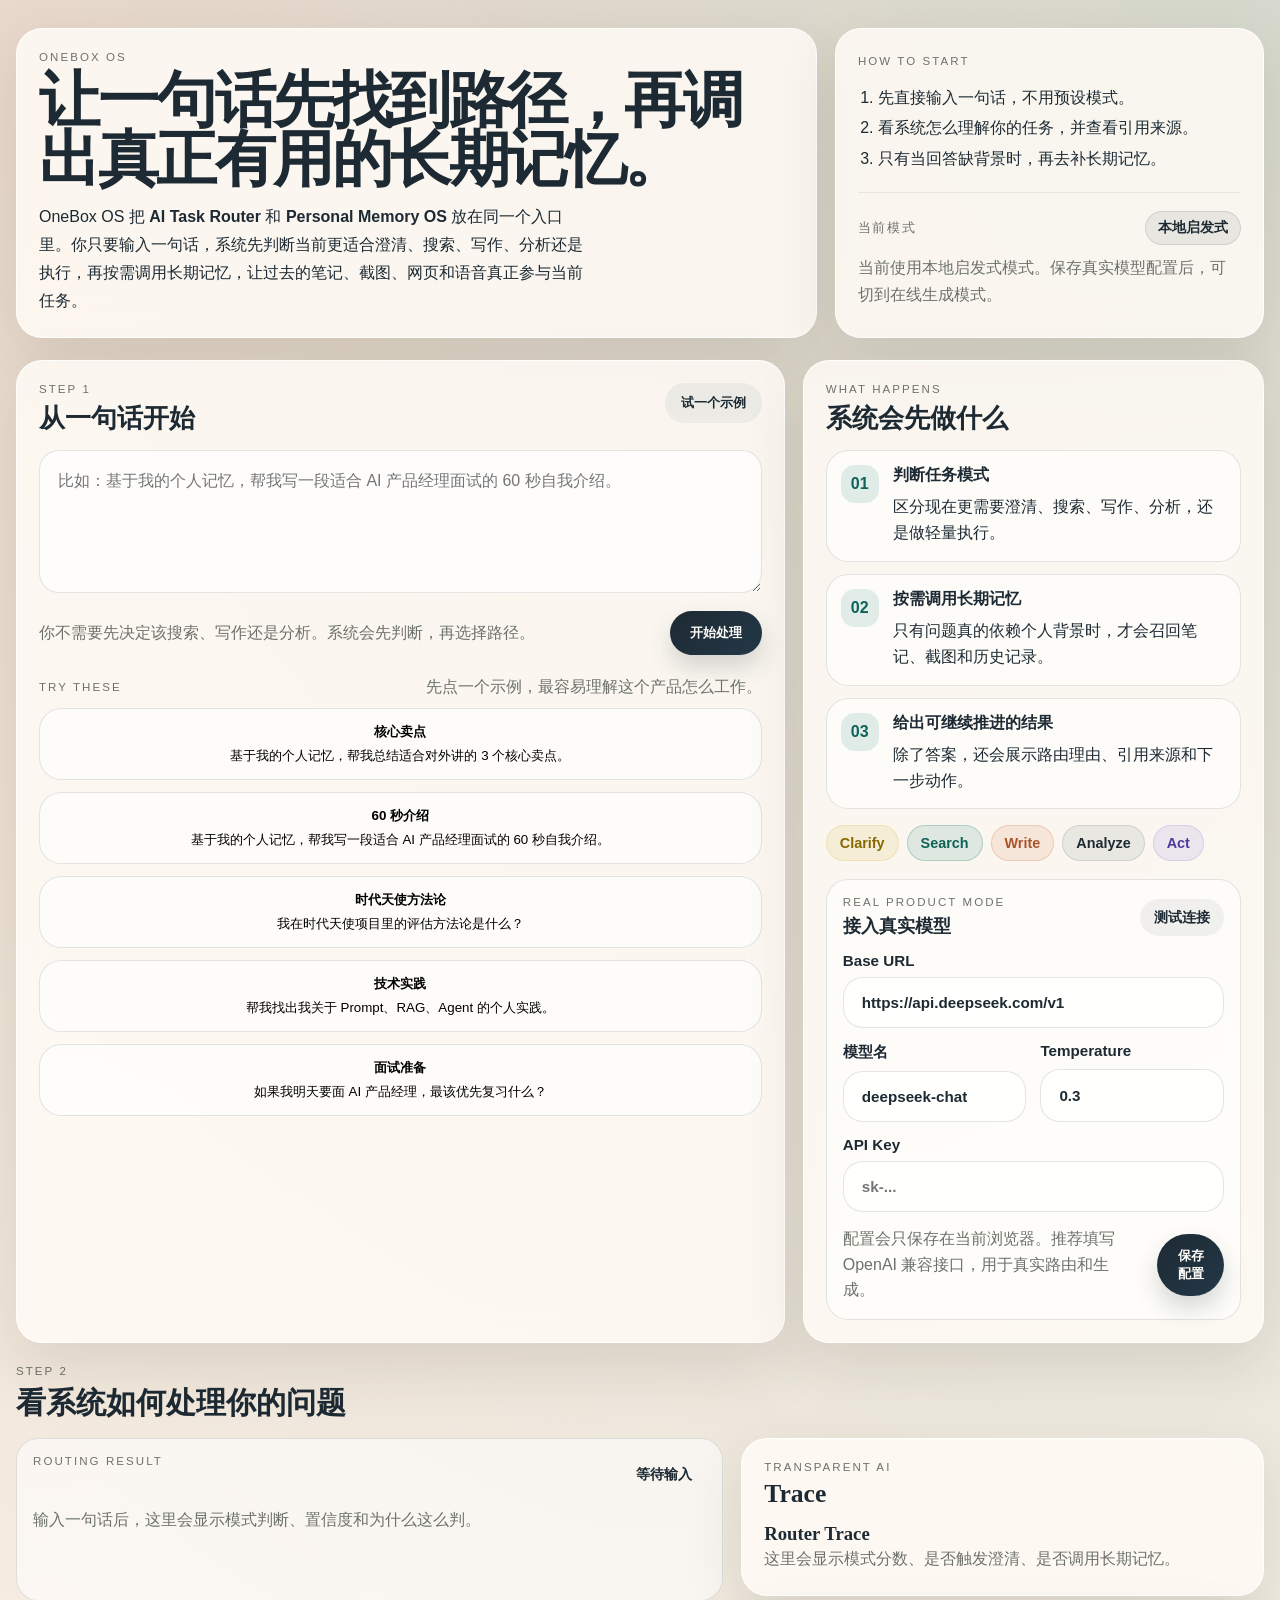
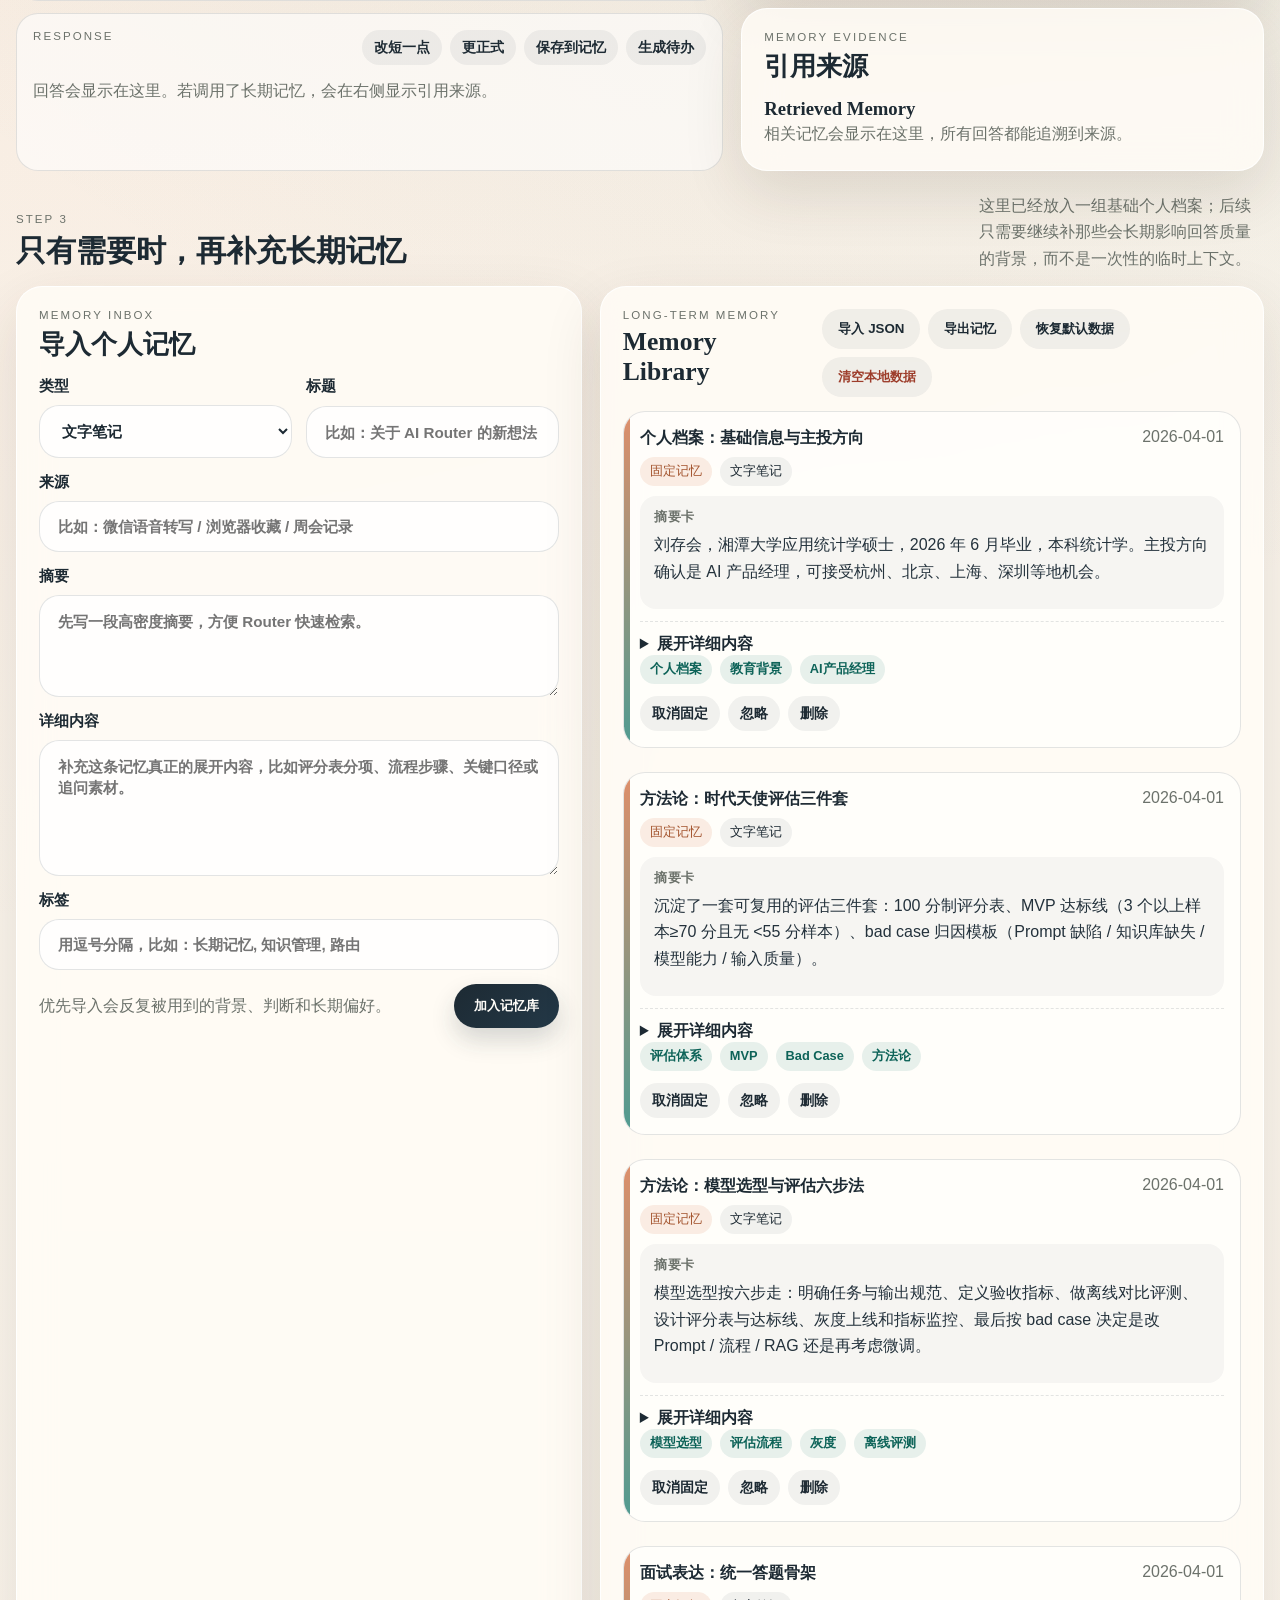
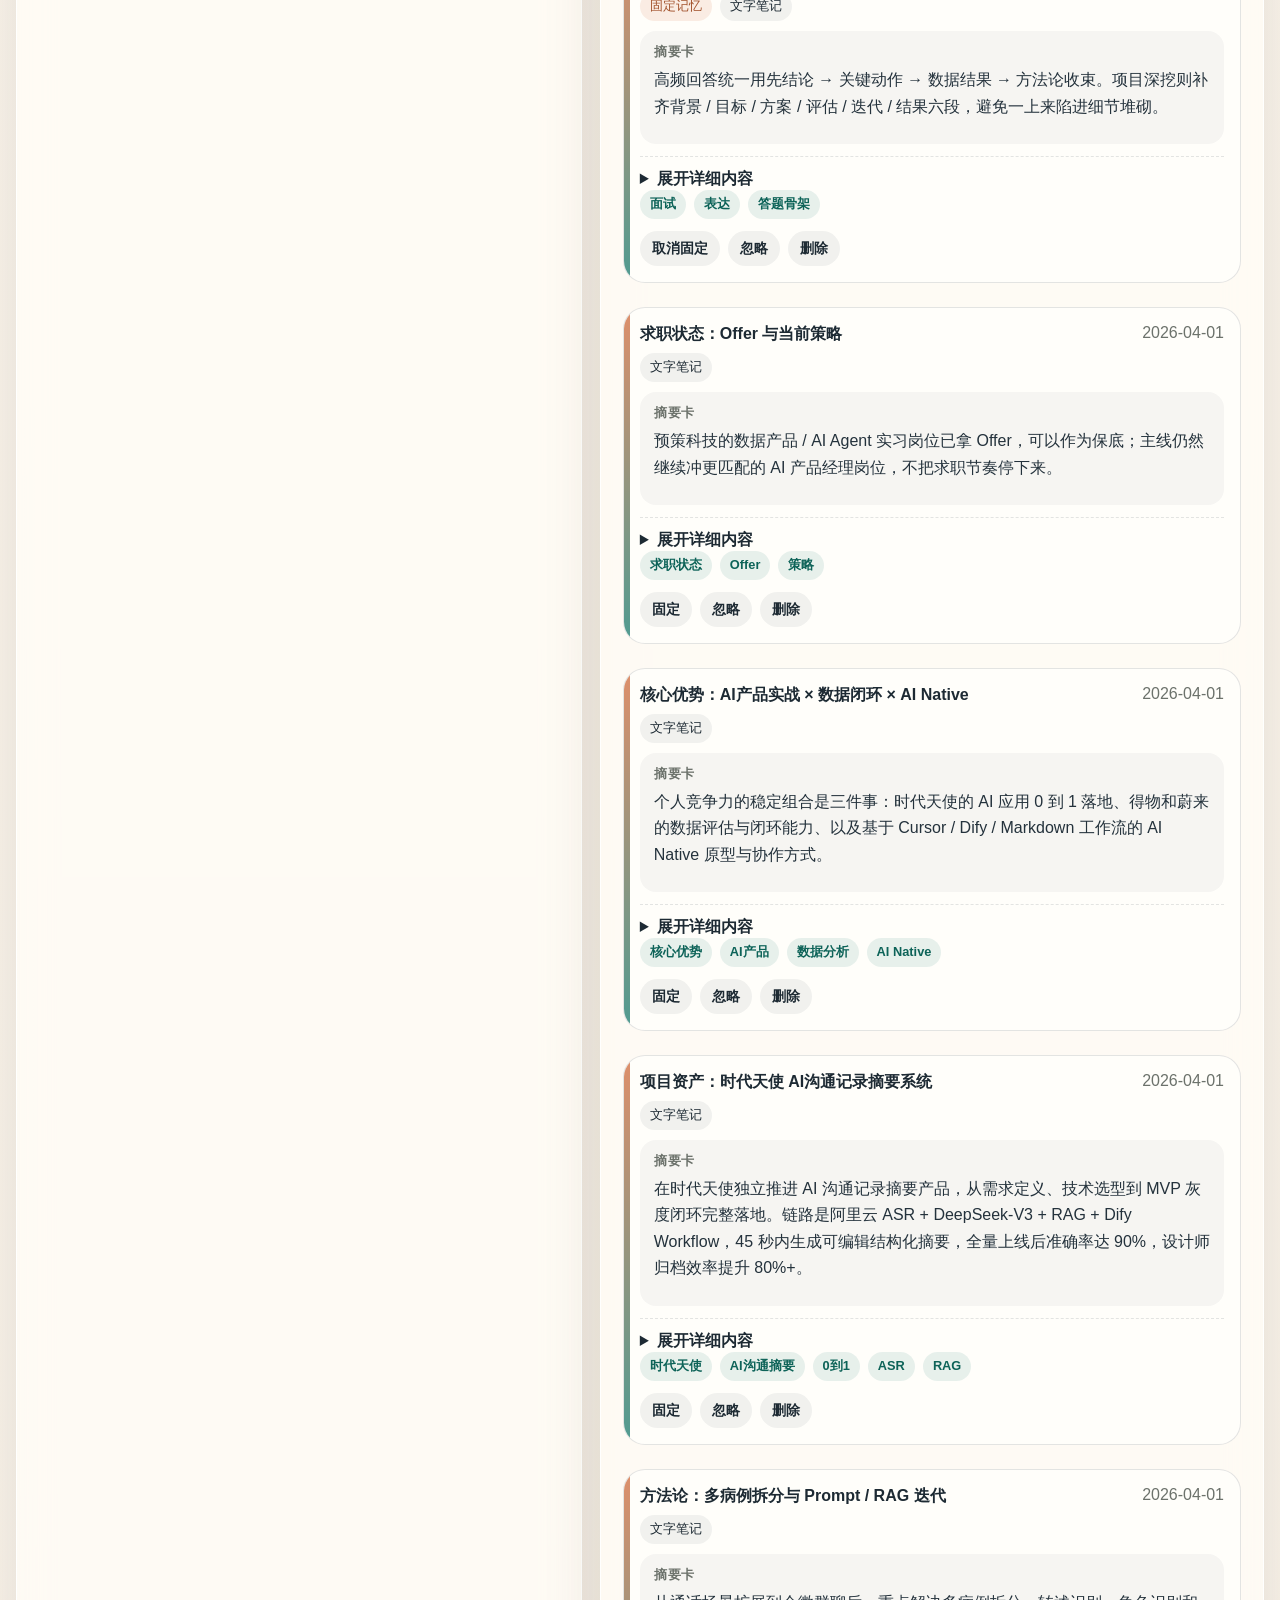
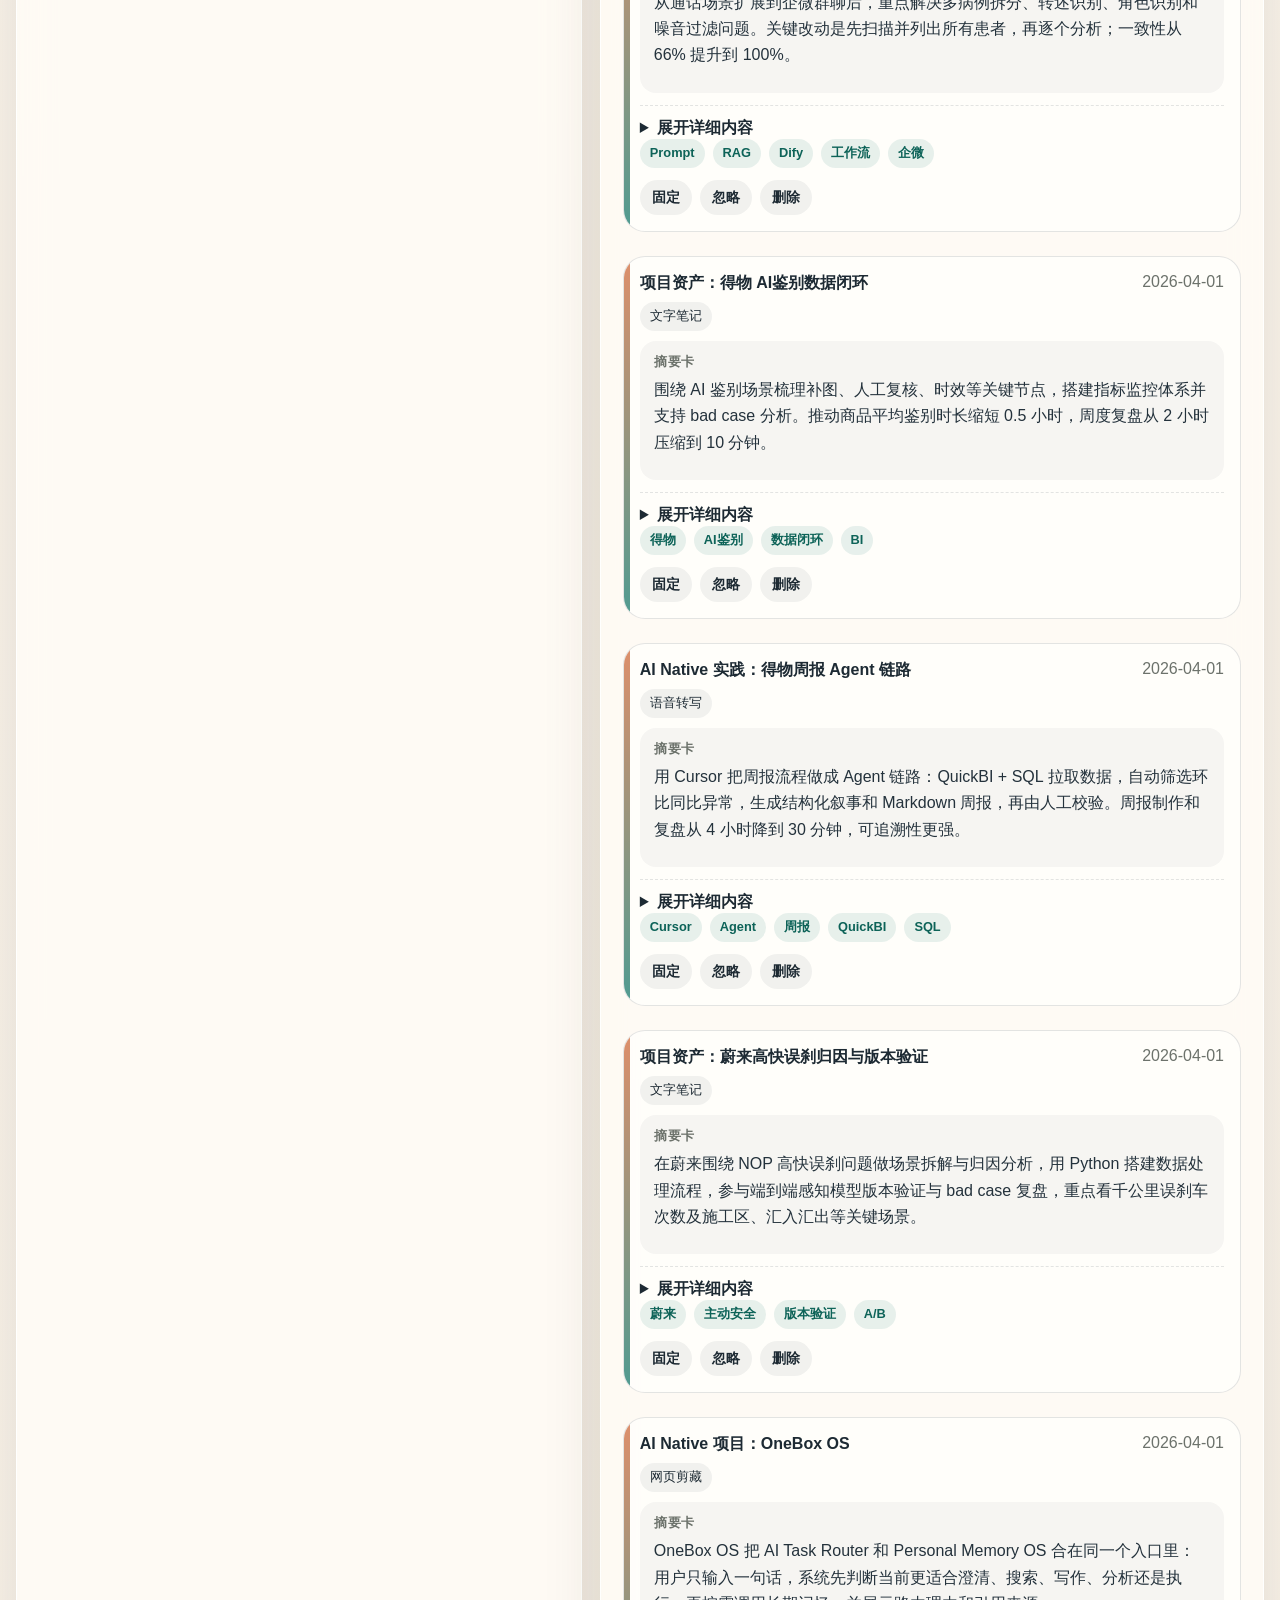
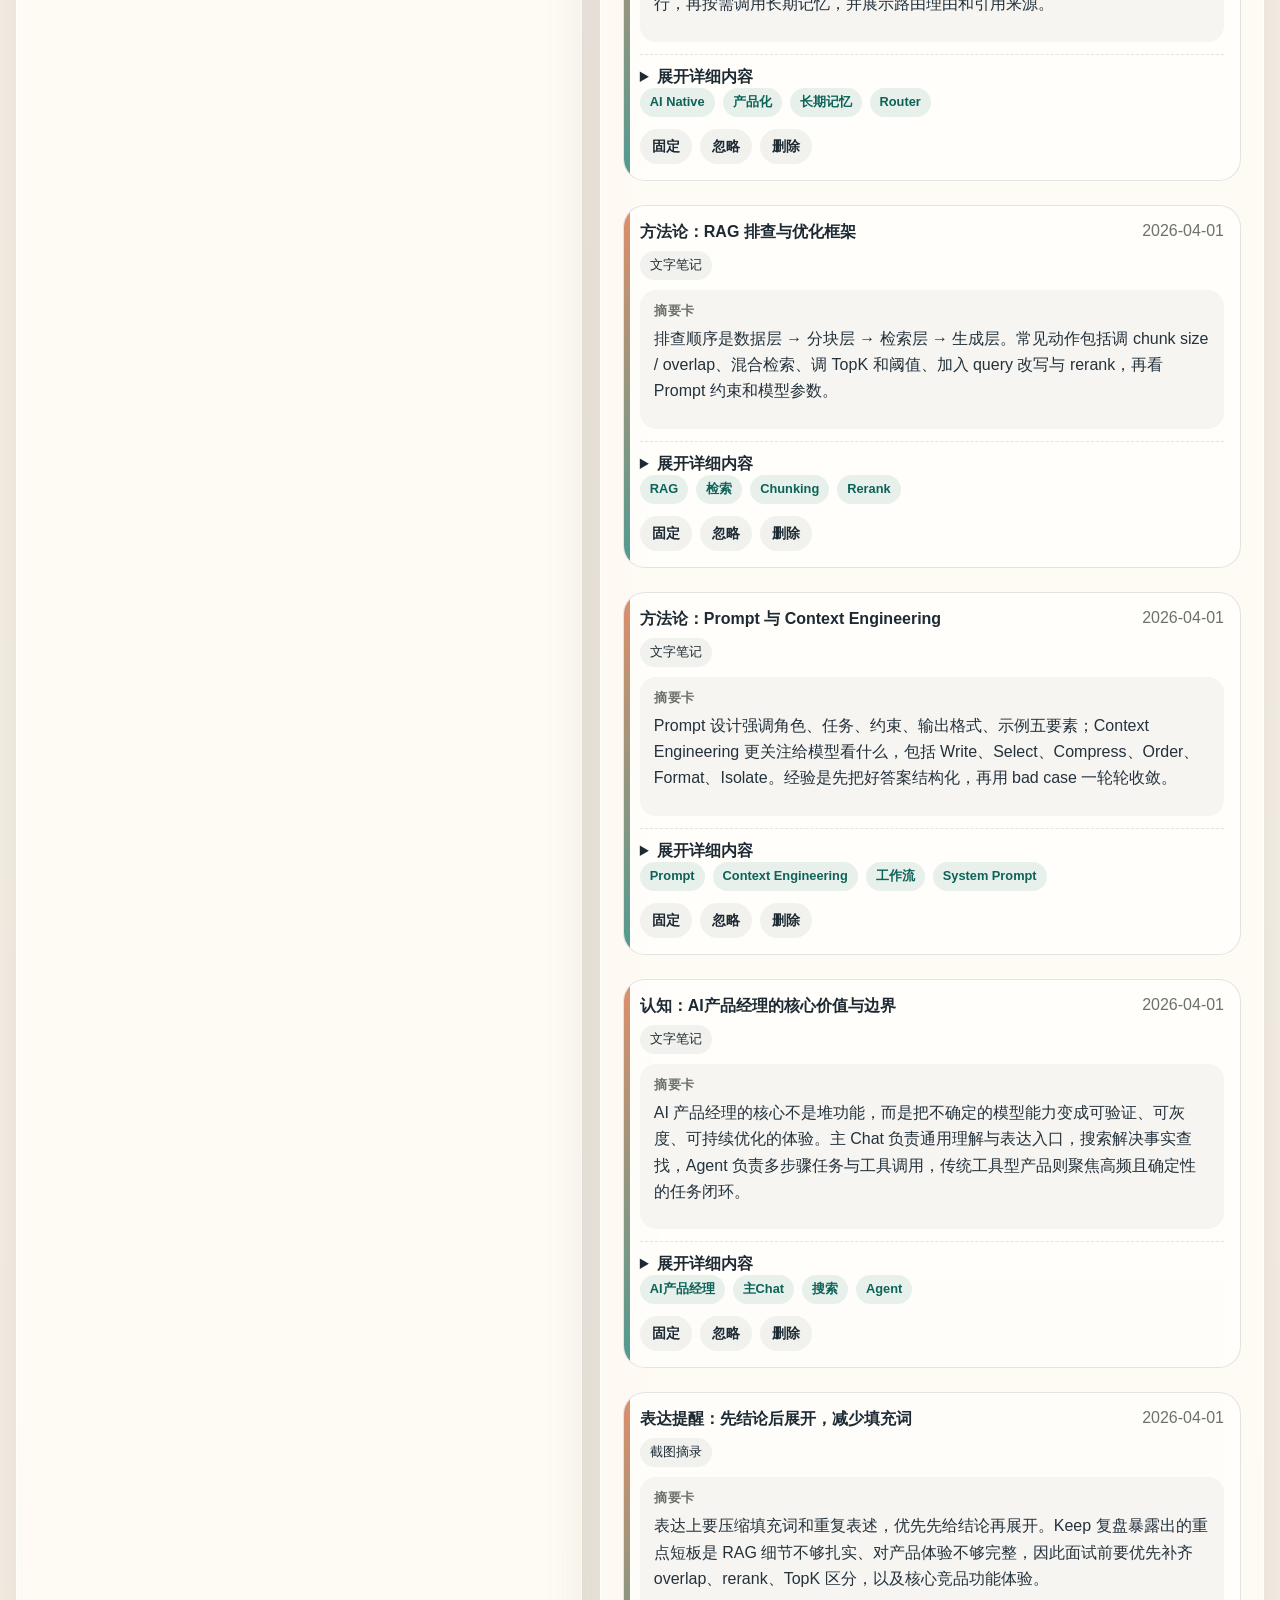
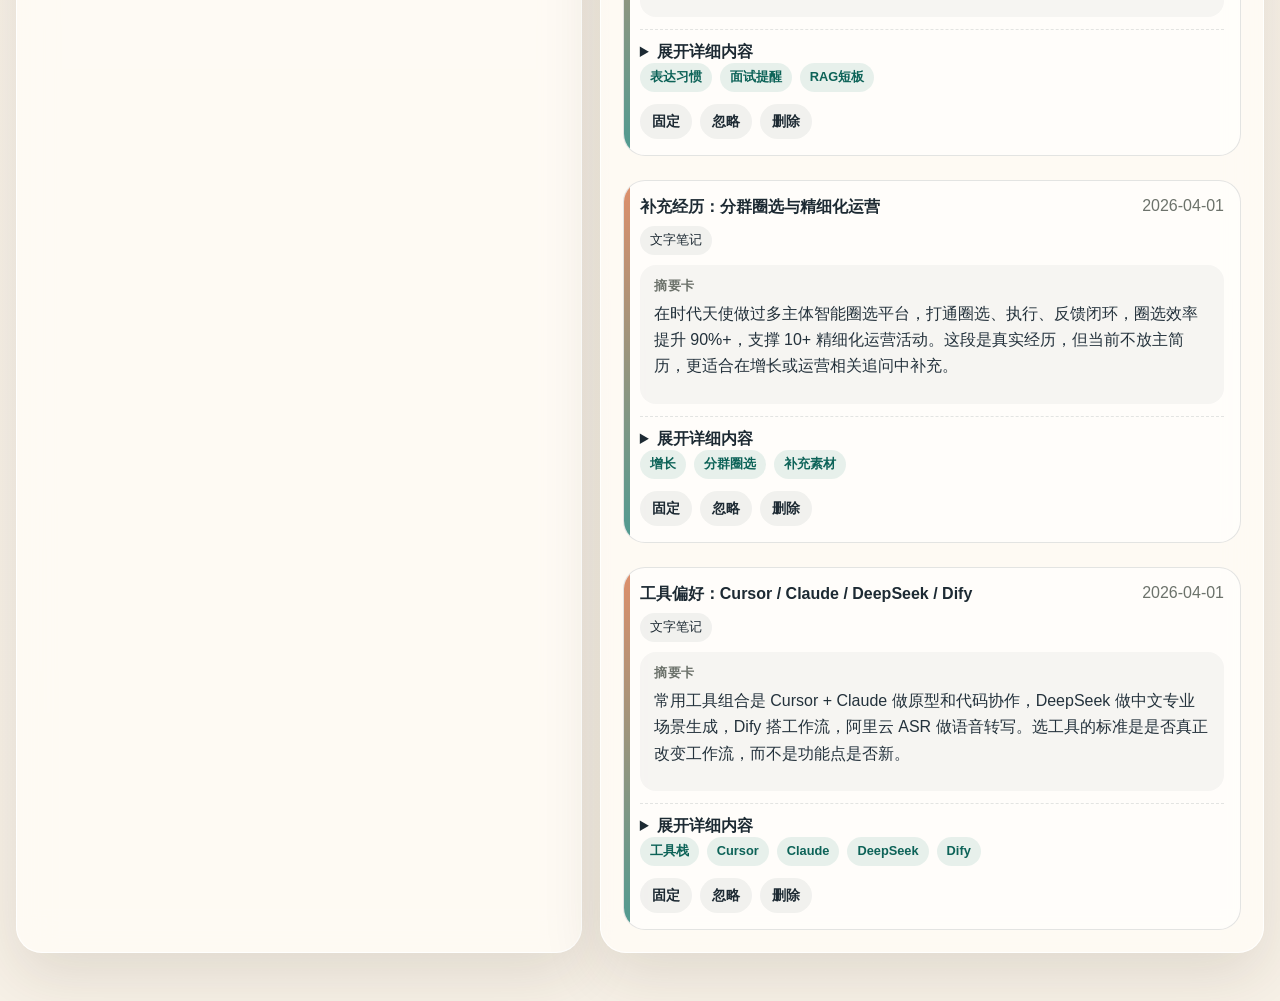
<file: onebox-os/index.html>
<!DOCTYPE html>
<html lang="zh-CN">
  <head>
    <meta charset="UTF-8" />
    <meta name="viewport" content="width=device-width, initial-scale=1.0" />
    <title>OneBox OS | AI Task Router + Personal Memory</title>
    <link rel="stylesheet" href="./styles.css" />
  </head>
  <body>
    <div class="grain"></div>
    <div class="shell">
      <header class="hero">
        <div class="hero-copy">
          <p class="eyebrow">OneBox OS</p>
          <h1>让一句话先找到路径，再调出真正有用的长期记忆。</h1>
          <p class="hero-text">
            OneBox OS 把 <strong>AI Task Router</strong> 和
            <strong>Personal Memory OS</strong> 放在同一个入口里。你只要输入一句话，系统先判断当前更适合澄清、搜索、写作、分析还是执行，再按需调用长期记忆，让过去的笔记、截图、网页和语音真正参与当前任务。
          </p>
        </div>

        <aside class="hero-card">
          <span class="card-label">How To Start</span>
          <ol class="starter-list">
            <li>先直接输入一句话，不用预设模式。</li>
            <li>看系统怎么理解你的任务，并查看引用来源。</li>
            <li>只有当回答缺背景时，再去补长期记忆。</li>
          </ol>
          <div class="hero-status">
            <div class="status-line">
              <span class="status-label">当前模式</span>
              <span id="model-status-badge" class="status-badge status-fallback">本地启发式</span>
            </div>
            <p id="settings-status" class="hero-status-text">
              先保存真实模型配置，再把 OneBox OS 从原型切到可真正使用的产品模式。
            </p>
          </div>
        </aside>
      </header>

      <main class="main-flow">
        <section class="workspace">
          <section class="panel panel-chat">
            <div class="panel-head panel-head-tight">
              <div>
                <p class="panel-kicker">Step 1</p>
                <h2>从一句话开始</h2>
              </div>
              <button class="ghost-button" id="seed-query">试一个示例</button>
            </div>

            <form id="query-form" class="query-form">
              <label class="sr-only" for="query-input">输入一句话</label>
              <textarea
                id="query-input"
                rows="4"
                placeholder="比如：基于我的个人记忆，帮我写一段适合 AI 产品经理面试的 60 秒自我介绍。"
              ></textarea>
              <div class="query-actions">
                <p class="hint">
                  你不需要先决定该搜索、写作还是分析。系统会先判断，再选择路径。
                </p>
                <button type="submit" class="primary-button">开始处理</button>
              </div>
            </form>

            <div class="example-block">
              <div class="example-head">
                <p class="panel-kicker">Try These</p>
                <span class="muted">先点一个示例，最容易理解这个产品怎么工作。</span>
              </div>
              <div class="example-list" id="example-list"></div>
            </div>
          </section>

          <aside class="panel panel-start">
            <div class="panel-head panel-head-tight">
              <div>
                <p class="panel-kicker">What Happens</p>
                <h2>系统会先做什么</h2>
              </div>
            </div>

            <div class="guide-stack">
              <div class="guide-card">
                <span class="guide-index">01</span>
                <div>
                  <h3>判断任务模式</h3>
                  <p>区分现在更需要澄清、搜索、写作、分析，还是做轻量执行。</p>
                </div>
              </div>
              <div class="guide-card">
                <span class="guide-index">02</span>
                <div>
                  <h3>按需调用长期记忆</h3>
                  <p>只有问题真的依赖个人背景时，才会召回笔记、截图和历史记录。</p>
                </div>
              </div>
              <div class="guide-card">
                <span class="guide-index">03</span>
                <div>
                  <h3>给出可继续推进的结果</h3>
                  <p>除了答案，还会展示路由理由、引用来源和下一步动作。</p>
                </div>
              </div>
            </div>

            <div class="chip-group">
              <span class="chip chip-clarify">Clarify</span>
              <span class="chip chip-search">Search</span>
              <span class="chip chip-write">Write</span>
              <span class="chip chip-analyze">Analyze</span>
              <span class="chip chip-act">Act</span>
            </div>

            <section class="settings-card">
              <div class="settings-head">
                <div>
                  <p class="panel-kicker">Real Product Mode</p>
                  <h3>接入真实模型</h3>
                </div>
                <button class="ghost-button small-button" id="test-connection" type="button">
                  测试连接
                </button>
              </div>
              <form id="settings-form" class="settings-form">
                <label class="full-width">
                  Base URL
                  <input
                    id="settings-base-url"
                    type="url"
                    placeholder="https://api.deepseek.com/v1"
                    autocomplete="off"
                  />
                </label>
                <label>
                  模型名
                  <input id="settings-model" type="text" placeholder="deepseek-chat" autocomplete="off" />
                </label>
                <label>
                  Temperature
                  <input id="settings-temperature" type="number" min="0" max="1.5" step="0.1" />
                </label>
                <label class="full-width">
                  API Key
                  <input
                    id="settings-api-key"
                    type="password"
                    placeholder="sk-..."
                    autocomplete="off"
                  />
                </label>
                <div class="query-actions compact-actions">
                  <p class="hint">
                    配置会只保存在当前浏览器。推荐填写 OpenAI 兼容接口，用于真实路由和生成。
                  </p>
                  <button type="submit" class="primary-button">保存配置</button>
                </div>
              </form>
            </section>
          </aside>
        </section>

        <section class="results-zone">
          <div class="section-head">
            <div>
              <p class="panel-kicker">Step 2</p>
              <h2>看系统如何处理你的问题</h2>
            </div>
          </div>

          <div class="results-grid">
            <div class="result-stack">
              <div class="result-card">
                <div class="result-header">
                  <p class="panel-kicker">Routing Result</p>
                  <span class="route-badge" id="route-badge">等待输入</span>
                </div>
                <div id="route-summary" class="result-body empty-state">
                  输入一句话后，这里会显示模式判断、置信度和为什么这么判。
                </div>
              </div>

              <div class="result-card">
                <div class="result-header">
                  <p class="panel-kicker">Response</p>
                  <div class="toolbar">
                    <button class="mini-button" data-action="shorten">改短一点</button>
                    <button class="mini-button" data-action="formalize">更正式</button>
                    <button class="mini-button" data-action="save">保存到记忆</button>
                    <button class="mini-button" data-action="todo">生成待办</button>
                  </div>
                </div>
                <div id="response-output" class="result-body empty-state">
                  回答会显示在这里。若调用了长期记忆，下方会同步显示引用来源。
                </div>
              </div>
            </div>

            <aside class="trace-stack">
              <section class="panel panel-trace">
                <div class="panel-head panel-head-tight">
                  <div>
                    <p class="panel-kicker">Transparent AI</p>
                    <h2>Trace</h2>
                  </div>
                </div>
                <section class="trace-section">
                  <h3>Router Trace</h3>
                  <div id="trace-output" class="trace-output empty-state">
                    这里会显示模式分数、是否触发澄清、是否调用长期记忆。
                  </div>
                </section>
              </section>

              <section class="panel panel-trace">
                <div class="panel-head panel-head-tight">
                  <div>
                    <p class="panel-kicker">Memory Evidence</p>
                    <h2>引用来源</h2>
                  </div>
                </div>
                <section class="trace-section">
                  <h3>Retrieved Memory</h3>
                  <div id="evidence-list" class="evidence-list empty-state">
                    相关记忆会显示在这里，所有回答都能追溯到来源。
                  </div>
                </section>
              </section>
            </aside>
          </div>
        </section>

        <section class="memory-zone">
          <div class="section-head">
            <div>
              <p class="panel-kicker">Step 3</p>
              <h2>只有需要时，再补充长期记忆</h2>
            </div>
            <p class="section-note">
              这里已经放入一组基础个人档案；后续只需要继续补那些会长期影响回答质量的背景，而不是一次性的临时上下文。
            </p>
          </div>

          <div class="memory-grid">
            <section class="panel panel-inbox">
              <div class="panel-head panel-head-tight">
                <div>
                  <p class="panel-kicker">Memory Inbox</p>
                  <h2>导入个人记忆</h2>
                </div>
              </div>

              <form id="memory-form" class="memory-form">
                <div class="form-grid">
                  <label>
                    类型
                    <select id="memory-type">
                      <option value="note">文字笔记</option>
                      <option value="screenshot">截图摘录</option>
                      <option value="voice">语音转写</option>
                      <option value="web">网页剪藏</option>
                    </select>
                  </label>
                  <label>
                    标题
                    <input
                      id="memory-title"
                      type="text"
                      placeholder="比如：关于 AI Router 的新想法"
                    />
                  </label>
                  <label class="full-width">
                    来源
                    <input
                      id="memory-source"
                      type="text"
                      placeholder="比如：微信语音转写 / 浏览器收藏 / 周会记录"
                    />
                  </label>
                  <label class="full-width">
                    摘要
                    <textarea
                      id="memory-content"
                      rows="4"
                      placeholder="先写一段高密度摘要，方便 Router 快速检索。"
                    ></textarea>
                  </label>
                  <label class="full-width">
                    详细内容
                    <textarea
                      id="memory-detail"
                      rows="6"
                      placeholder="补充这条记忆真正的展开内容，比如评分表分项、流程步骤、关键口径或追问素材。"
                    ></textarea>
                  </label>
                  <label class="full-width">
                    标签
                    <input
                      id="memory-tags"
                      type="text"
                      placeholder="用逗号分隔，比如：长期记忆, 知识管理, 路由"
                    />
                  </label>
                </div>
                <div class="query-actions">
                  <p class="hint">优先导入会反复被用到的背景、判断和长期偏好。</p>
                  <button type="submit" class="primary-button">加入记忆库</button>
                </div>
              </form>
            </section>

            <section class="panel panel-library">
              <div class="panel-head panel-head-tight">
                <div>
                  <p class="panel-kicker">Long-term Memory</p>
                  <h2>Memory Library</h2>
                </div>
                <div class="library-actions">
                  <button id="import-memories" class="ghost-button">导入 JSON</button>
                  <button id="export-memories" class="ghost-button">导出记忆</button>
                  <button id="reset-demo" class="ghost-button">恢复默认数据</button>
                  <button id="clear-storage" class="ghost-button danger-button">
                    清空本地数据
                  </button>
                </div>
              </div>
              <input id="import-file" type="file" accept="application/json" hidden />
              <div id="memory-list" class="memory-list"></div>
            </section>
          </div>
        </section>
      </main>
    </div>

    <script src="./app.js"></script>
  </body>
</html>
</file>
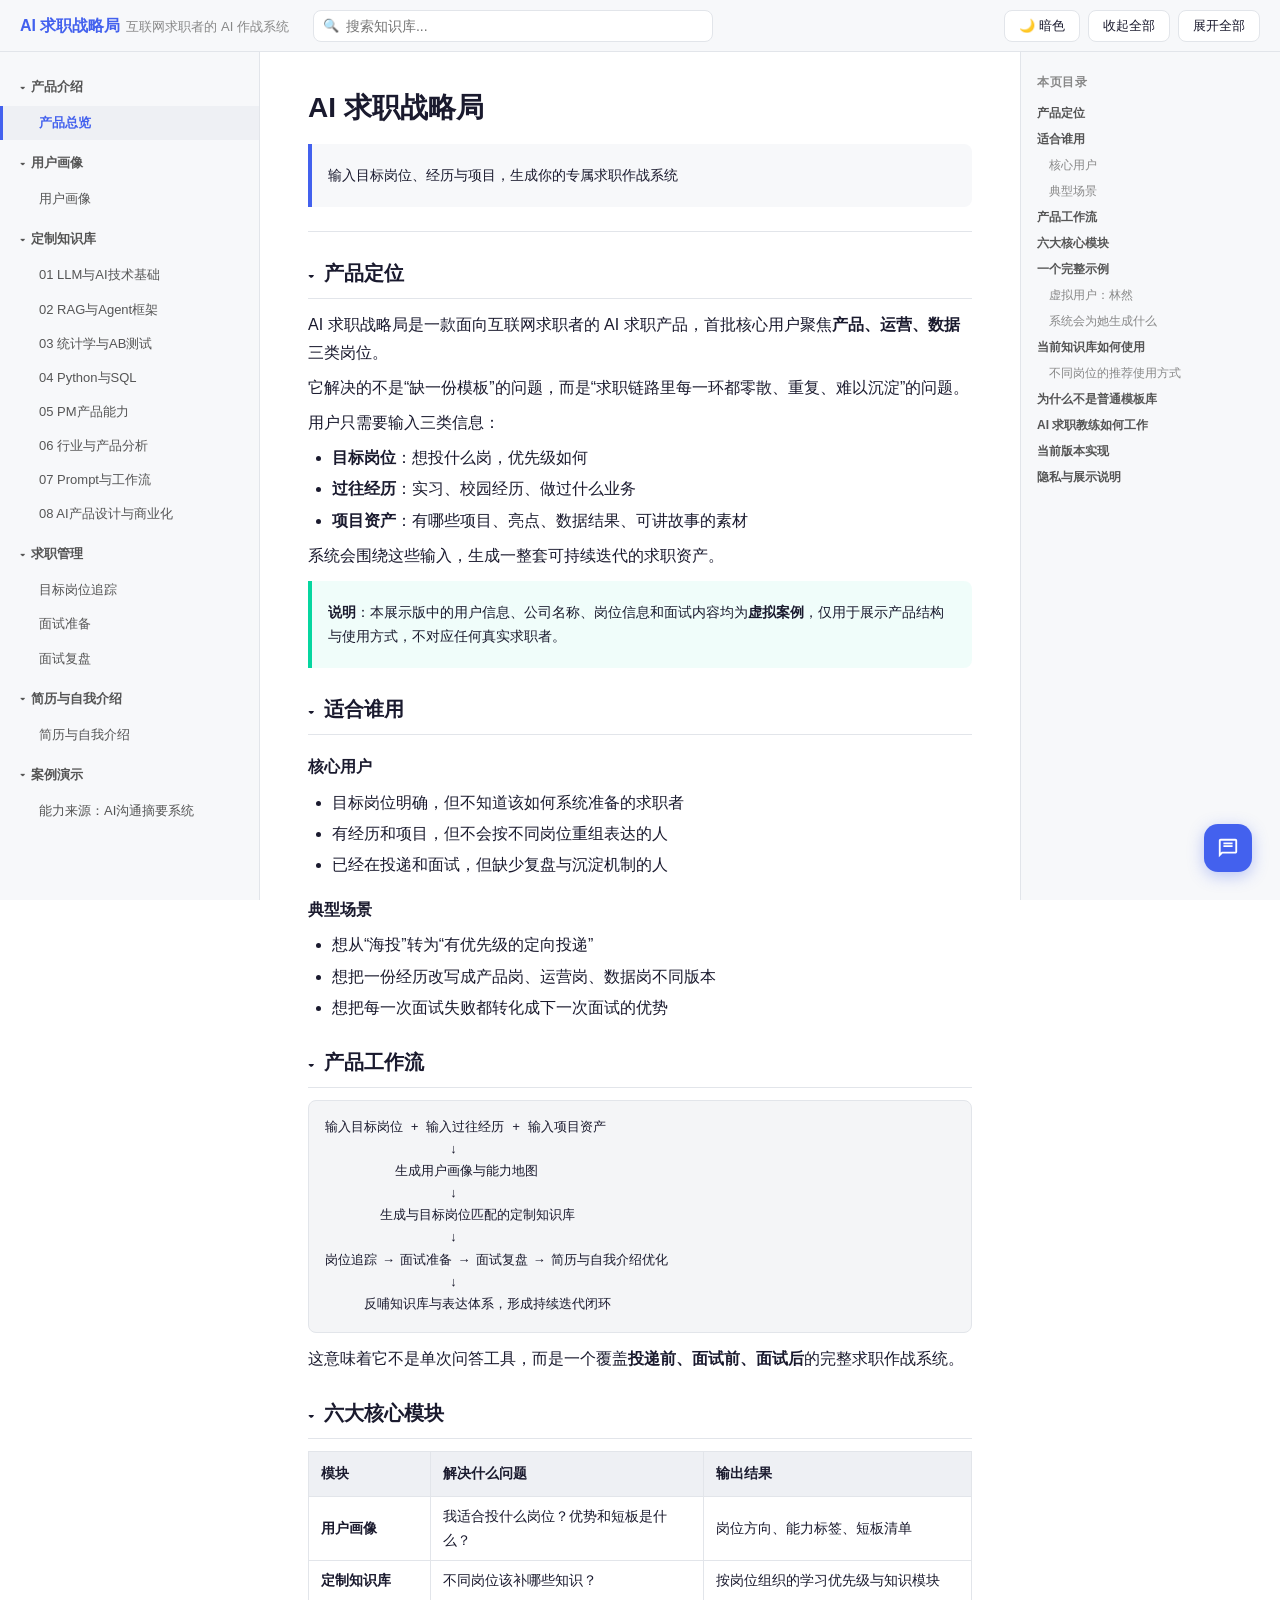
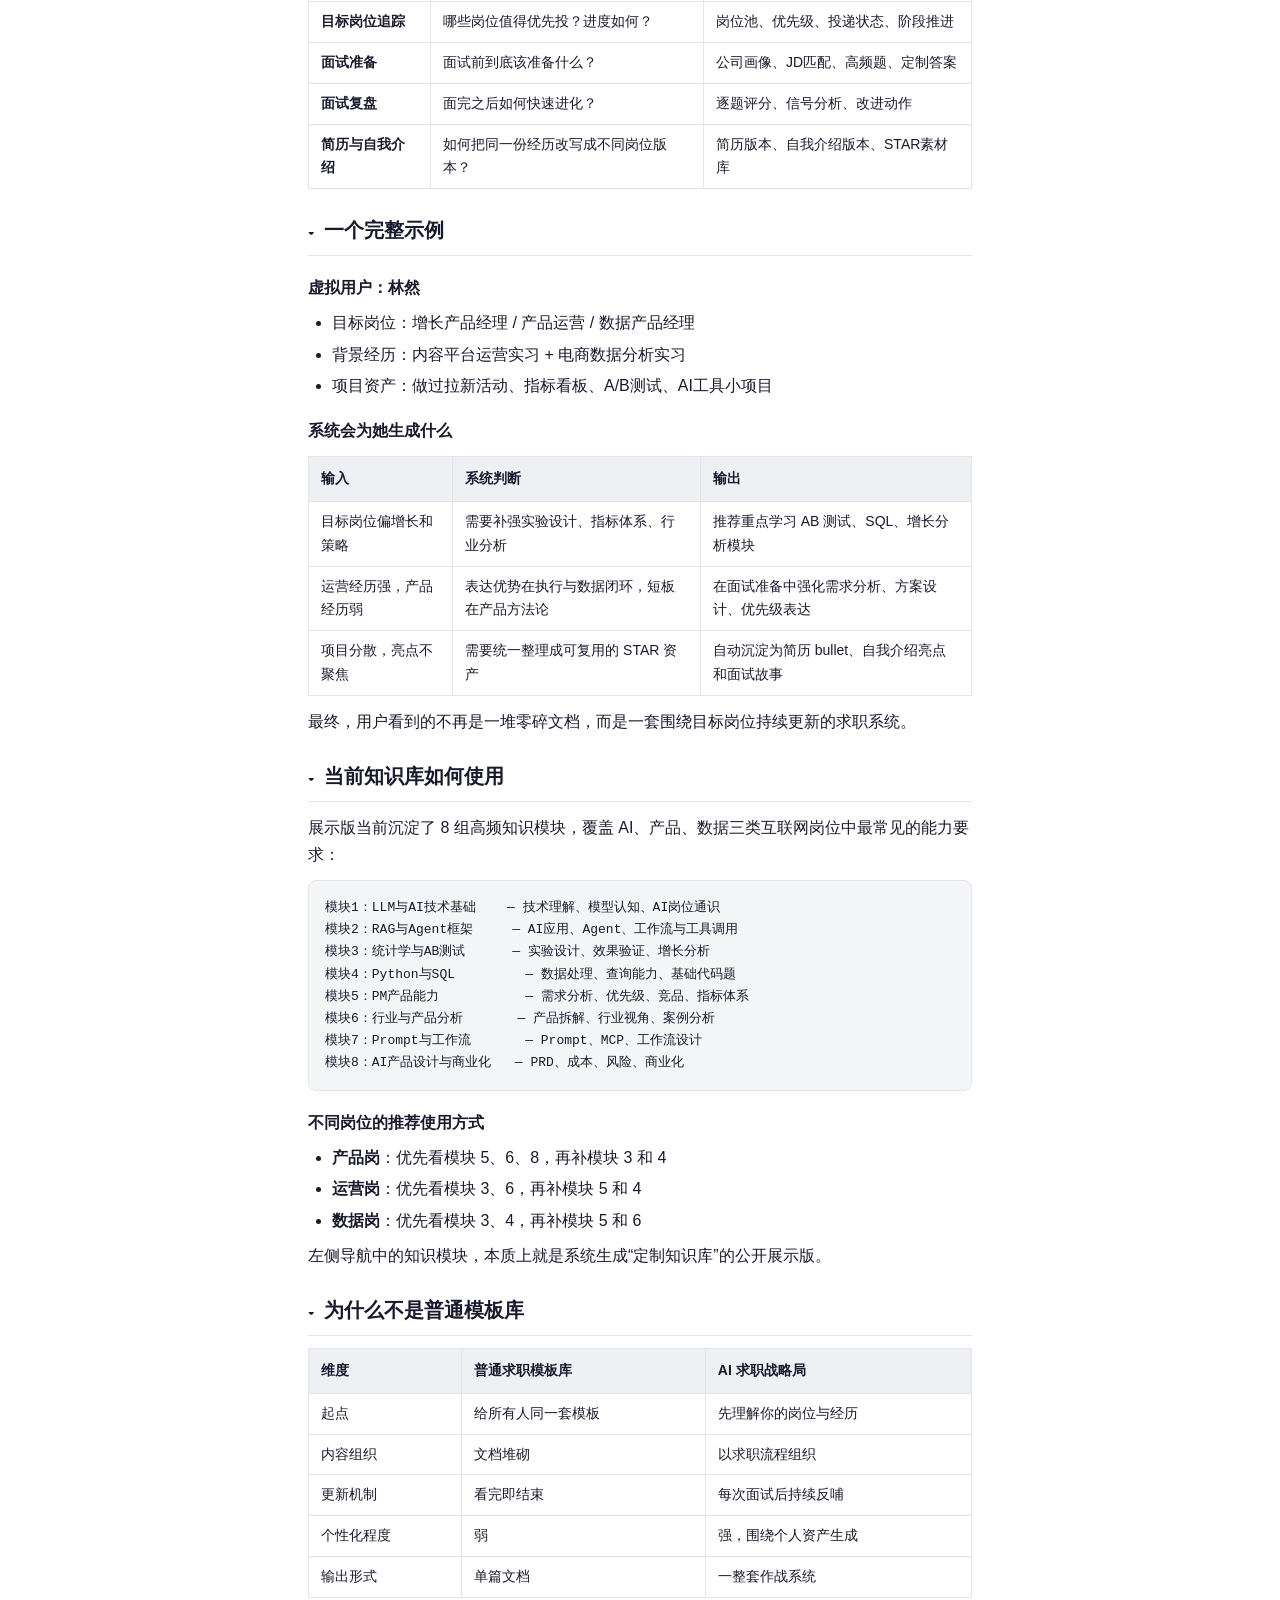
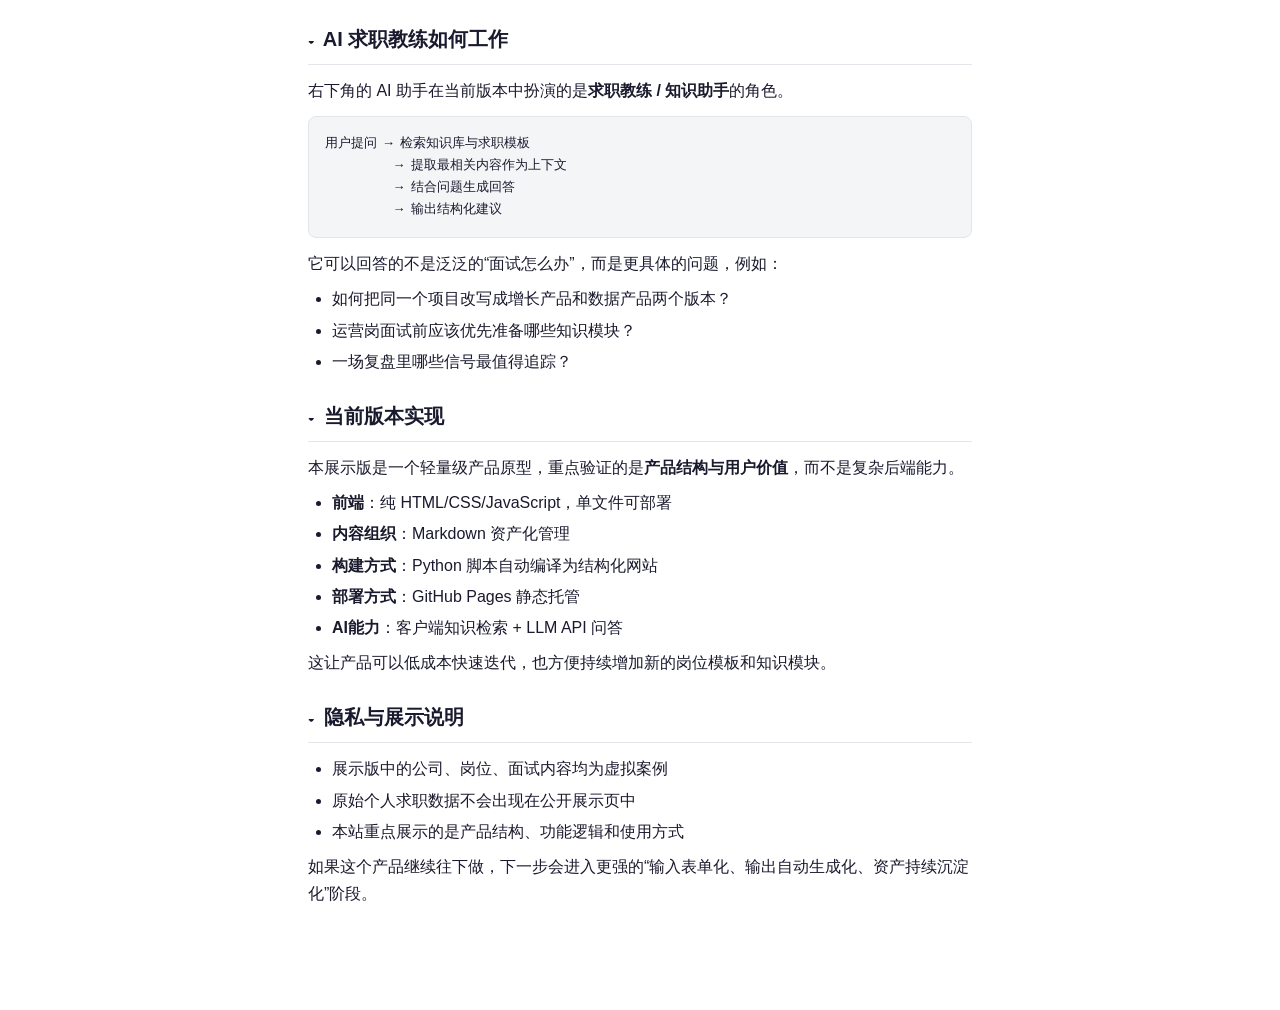
<file: demo.html>
<!DOCTYPE html>
<html lang="zh-CN">
<head>
<meta charset="UTF-8">
<meta name="viewport" content="width=device-width,initial-scale=1">
<title>AI 求职战略局</title>
<style>
:root {
  --bg: #ffffff; --bg2: #f7f8fa; --bg3: #eef0f4;
  --text: #1a1a2e; --text2: #555; --text3: #888;
  --border: #e2e5ea; --accent: #4361ee; --accent2: #3a0ca3;
  --green: #06d6a0; --red: #ef476f; --yellow: #ffd166;
  --code-bg: #f4f5f7; --sidebar-w: 260px;
  --mark-yellow: #fff3b0; --mark-green: #b8f0d8; --mark-blue: #bde0fe; --mark-red: #fec5bb;
}
[data-theme="dark"] {
  --bg: #0f0f1a; --bg2: #1a1a2e; --bg3: #16213e;
  --text: #e0e0e0; --text2: #aaa; --text3: #777;
  --border: #2a2a4a; --accent: #7b8cff; --accent2: #a78bfa;
  --green: #06d6a0; --red: #ef476f; --yellow: #ffd166;
  --code-bg: #1e1e3a;
  --mark-yellow: #5c5020; --mark-green: #1a4a30; --mark-blue: #1a3a5c; --mark-red: #5c2020;
}
* { margin:0; padding:0; box-sizing:border-box; }
body { font-family:-apple-system,BlinkMacSystemFont,"Segoe UI","PingFang SC","Hiragino Sans GB","Microsoft YaHei",sans-serif;
  background:var(--bg); color:var(--text); line-height:1.7; transition:background .3s,color .3s; }
/* ── Top Bar ── */
.topbar { position:fixed; top:0; left:0; right:0; height:52px; background:var(--bg2);
  border-bottom:1px solid var(--border); display:flex; align-items:center; padding:0 20px; z-index:100;
  backdrop-filter:blur(10px); transition:background .3s; }
.topbar-title { font-size:16px; font-weight:700; color:var(--accent); margin-right:24px; white-space:nowrap; }
.topbar-title span { color:var(--text3); font-weight:400; font-size:13px; margin-left:6px; }
.search-box { flex:1; max-width:400px; position:relative; }
.search-box input { width:100%; padding:7px 12px 7px 32px; border:1px solid var(--border); border-radius:8px;
  background:var(--bg); color:var(--text); font-size:14px; outline:none; transition:border .2s; }
.search-box input:focus { border-color:var(--accent); }
.search-box::before { content:"🔍"; position:absolute; left:10px; top:50%; transform:translateY(-50%); font-size:13px; }
.search-results { position:absolute; top:40px; left:0; right:0; background:var(--bg2); border:1px solid var(--border);
  border-radius:8px; max-height:400px; overflow-y:auto; display:none; box-shadow:0 8px 24px rgba(0,0,0,.12); z-index:200; }
.search-results.active { display:block; }
.search-result-item { padding:10px 14px; cursor:pointer; border-bottom:1px solid var(--border); font-size:13px; }
.search-result-item:hover { background:var(--bg3); }
.search-result-item .sr-title { font-weight:600; color:var(--accent); margin-bottom:2px; }
.search-result-item .sr-text { color:var(--text2); }
.search-result-item mark { background:var(--yellow); color:#333; padding:0 2px; border-radius:2px; }
.topbar-actions { display:flex; gap:8px; margin-left:auto; }
.topbar-btn { padding:6px 14px; border:1px solid var(--border); border-radius:8px; background:var(--bg);
  color:var(--text); cursor:pointer; font-size:13px; transition:all .2s; white-space:nowrap; }
.topbar-btn:hover { border-color:var(--accent); color:var(--accent); }
.topbar-btn.active { background:var(--accent); color:#fff; border-color:var(--accent); }
/* ── Sidebar ── */
.sidebar { position:fixed; top:52px; left:0; bottom:0; width:var(--sidebar-w); background:var(--bg2);
  border-right:1px solid var(--border); overflow-y:auto; padding:16px 0; transition:background .3s; z-index:50; }
.nav-group { margin-bottom:4px; }
.nav-group-title { padding:8px 20px; font-size:13px; font-weight:600; color:var(--text2); cursor:pointer;
  display:flex; align-items:center; gap:6px; user-select:none; }
.nav-group-title:hover { color:var(--accent); }
.nav-arrow { font-size:10px; transition:transform .2s; }
.nav-group.collapsed .nav-arrow { transform:rotate(-90deg); }
.nav-group.collapsed .nav-group-items { display:none; }
.nav-item { display:block; padding:6px 20px 6px 36px; font-size:13px; color:var(--text2); cursor:pointer;
  text-decoration:none; border-left:3px solid transparent; transition:all .15s; }
.nav-item:hover { color:var(--accent); background:var(--bg3); }
.nav-item.active { color:var(--accent); border-left-color:var(--accent); background:var(--bg3); font-weight:600; }
/* ── Right TOC ── */
.toc { position:fixed; top:52px; right:0; bottom:0; width:var(--sidebar-w); background:var(--bg2);
  border-left:1px solid var(--border); overflow-y:auto; padding:12px 0; z-index:50; transition:background .3s; }
.toc-header { padding:8px 16px; font-size:12px; font-weight:600; color:var(--text3); text-transform:uppercase; letter-spacing:.5px; }
.toc-item { display:block; padding:4px 16px; font-size:12px; color:var(--text3); cursor:pointer;
  text-decoration:none; border-right:2px solid transparent; transition:all .15s; line-height:1.5;
  white-space:normal; word-break:break-word; overflow-wrap:anywhere; }
.toc-item:hover { color:var(--accent); background:var(--bg3); }
.toc-item.active { color:var(--accent); border-right-color:var(--accent); font-weight:600; }
.toc-h2 { padding-left:16px; font-size:12px; font-weight:600; color:var(--text2); }
.toc-h3 { padding-left:28px; }
.toc-h4 { padding-left:40px; font-size:11px; }
.toc-empty { padding:16px; font-size:12px; color:var(--text3); text-align:center; }
/* ── Main Content ── */
.main { margin-left:var(--sidebar-w); margin-right:var(--sidebar-w); margin-top:52px; padding:32px 48px 80px; max-width:960px; }
.page { display:none; }
.page.active { display:block; }
h1 { font-size:28px; font-weight:700; margin-bottom:8px; color:var(--text); }
h2 { font-size:20px; font-weight:600; margin:24px 0 12px; padding-bottom:8px; border-bottom:1px solid var(--border); color:var(--text); }
h3 { font-size:16px; font-weight:600; margin:18px 0 8px; color:var(--text); }
h4 { font-size:14px; font-weight:600; margin:14px 0 6px; color:var(--text2); }
p { margin:8px 0; color:var(--text); }
ul,ol { margin:8px 0 8px 24px; }
li { margin:4px 0; }
ul.nested { margin:4px 0 4px 20px; }
.checklist { list-style:none; margin-left:0; }
.checklist li { display:flex; align-items:center; gap:6px; }
a { color:var(--accent); text-decoration:none; }
a:hover { text-decoration:underline; }
strong { font-weight:600; }
code.inline { background:var(--code-bg); padding:2px 6px; border-radius:4px; font-size:13px;
  font-family:"SF Mono","Fira Code",monospace; color:var(--accent2); }
pre { background:var(--code-bg); border:1px solid var(--border); border-radius:8px; padding:16px;
  overflow-x:auto; margin:12px 0; }
pre code { font-family:"SF Mono","Fira Code","Courier New",monospace; font-size:13px; line-height:1.6; color:var(--text); }
blockquote { border-left:4px solid var(--accent); background:var(--bg2); padding:12px 16px; margin:12px 0;
  border-radius:0 8px 8px 0; color:var(--text2); font-size:14px; }
blockquote.interview-template { border-left-color:var(--green); background:rgba(6,214,160,.06); }
.table-wrap { overflow-x:auto; margin:12px 0; }
table { width:100%; border-collapse:collapse; font-size:14px; }
th { background:var(--bg3); font-weight:600; text-align:left; padding:10px 12px; border:1px solid var(--border); }
td { padding:8px 12px; border:1px solid var(--border); }
tr:hover td { background:var(--bg2); }
hr { border:none; border-top:1px solid var(--border); margin:24px 0; }
/* ── Collapsible sections ── */
.section { margin-bottom:4px; }
.section-toggle { cursor:pointer; user-select:none; }
.section-toggle:hover { color:var(--accent); }
.toggle-icon { font-size:12px; display:inline-block; transition:transform .2s; margin-right:4px; }
.section.collapsed .toggle-icon { transform:rotate(-90deg); }
.section.collapsed .section-body { display:none; }
/* ── Mark / Highlight toolbar ── */
.mark-toolbar { position:fixed; display:none; background:var(--bg2); border:1px solid var(--border);
  border-radius:8px; padding:4px; box-shadow:0 4px 12px rgba(0,0,0,.15); z-index:300; gap:4px; }
.mark-toolbar.active { display:flex; }
.mark-btn { width:28px; height:28px; border:none; border-radius:6px; cursor:pointer; font-size:14px; transition:transform .1s; }
.mark-btn:hover { transform:scale(1.15); }
.mark-btn.yellow { background:var(--mark-yellow); }
.mark-btn.green { background:var(--mark-green); }
.mark-btn.blue { background:var(--mark-blue); }
.mark-btn.red { background:var(--mark-red); }
.mark-btn.bold { background:var(--bg3); font-weight:900; }
.mark-btn.clear { background:var(--bg3); font-size:12px; }
.user-mark-yellow { background:var(--mark-yellow); border-radius:2px; }
.user-mark-green { background:var(--mark-green); border-radius:2px; }
.user-mark-blue { background:var(--mark-blue); border-radius:2px; }
.user-mark-red { background:var(--mark-red); border-radius:2px; }
.user-mark-bold { font-weight:900 !important; }
/* ── Back to top ── */
.back-top { position:fixed; bottom:24px; right:24px; width:40px; height:40px; border-radius:50%;
  background:var(--accent); color:#fff; border:none; cursor:pointer; font-size:18px; display:none;
  box-shadow:0 4px 12px rgba(67,97,238,.3); transition:opacity .3s; z-index:100; }
.back-top.visible { display:flex; align-items:center; justify-content:center; }
/* ── Responsive ── */
@media (max-width:768px) {
  .sidebar { width:100%; height:auto; position:relative; top:52px; border-right:none; border-bottom:1px solid var(--border); }
  .main { margin-left:0; margin-right:0; padding:20px 16px 60px; }
  .toc { display:none; }
  :root { --sidebar-w:0px; }
}
</style>
</head>
<body>

<div class="topbar">
  <div class="topbar-title">AI 求职战略局<span>互联网求职者的 AI 作战系统</span></div>
  <div class="search-box">
    <input type="text" id="searchInput" placeholder="搜索知识库..." oninput="handleSearch(this.value)" onfocus="handleSearch(this.value)">
    <div class="search-results" id="searchResults"></div>
  </div>
  <div class="topbar-actions">
    <button class="topbar-btn" id="themeToggle" onclick="toggleTheme()">🌙 暗色</button>
    <button class="topbar-btn" id="collapseAllBtn" onclick="collapseAll()">收起全部</button>
    <button class="topbar-btn" id="expandAllBtn" onclick="expandAll()">展开全部</button>
  </div>
</div>

<nav class="sidebar">
<div class="nav-group">
<div class="nav-group-title" onclick="toggleNavGroup(this)"><span class="nav-arrow">▾</span> 产品介绍</div>
<div class="nav-group-items">
<a class="nav-item" href="javascript:void(0)" data-page="readme" onclick="showPage('readme')">产品总览</a>
</div></div>
<div class="nav-group">
<div class="nav-group-title" onclick="toggleNavGroup(this)"><span class="nav-arrow">▾</span> 用户画像</div>
<div class="nav-group-items">
<a class="nav-item" href="javascript:void(0)" data-page="profile" onclick="showPage('profile')">用户画像</a>
</div></div>
<div class="nav-group">
<div class="nav-group-title" onclick="toggleNavGroup(this)"><span class="nav-arrow">▾</span> 定制知识库</div>
<div class="nav-group-items">
<a class="nav-item" href="javascript:void(0)" data-page="m1" onclick="showPage('m1')">01 LLM与AI技术基础</a>
<a class="nav-item" href="javascript:void(0)" data-page="m2" onclick="showPage('m2')">02 RAG与Agent框架</a>
<a class="nav-item" href="javascript:void(0)" data-page="m3" onclick="showPage('m3')">03 统计学与AB测试</a>
<a class="nav-item" href="javascript:void(0)" data-page="m4" onclick="showPage('m4')">04 Python与SQL</a>
<a class="nav-item" href="javascript:void(0)" data-page="m5" onclick="showPage('m5')">05 PM产品能力</a>
<a class="nav-item" href="javascript:void(0)" data-page="m6" onclick="showPage('m6')">06 行业与产品分析</a>
<a class="nav-item" href="javascript:void(0)" data-page="m7" onclick="showPage('m7')">07 Prompt与工作流</a>
<a class="nav-item" href="javascript:void(0)" data-page="m8" onclick="showPage('m8')">08 AI产品设计与商业化</a>
</div></div>
<div class="nav-group">
<div class="nav-group-title" onclick="toggleNavGroup(this)"><span class="nav-arrow">▾</span> 求职管理</div>
<div class="nav-group-items">
<a class="nav-item" href="javascript:void(0)" data-page="tracker" onclick="showPage('tracker')">目标岗位追踪</a>
<a class="nav-item" href="javascript:void(0)" data-page="prep" onclick="showPage('prep')">面试准备</a>
<a class="nav-item" href="javascript:void(0)" data-page="review" onclick="showPage('review')">面试复盘</a>
</div></div>
<div class="nav-group">
<div class="nav-group-title" onclick="toggleNavGroup(this)"><span class="nav-arrow">▾</span> 简历与自我介绍</div>
<div class="nav-group-items">
<a class="nav-item" href="javascript:void(0)" data-page="resume" onclick="showPage('resume')">简历与自我介绍</a>
</div></div>
<div class="nav-group">
<div class="nav-group-title" onclick="toggleNavGroup(this)"><span class="nav-arrow">▾</span> 案例演示</div>
<div class="nav-group-items">
<a class="nav-item" href="javascript:void(0)" data-page="project" onclick="showPage('project')">能力来源：AI沟通摘要系统</a>
</div></div>
</nav>

<main class="main">
<div class="page" id="page-readme" data-raw="readme">

<h1 id="readme-AI-求职战略局">AI 求职战略局</h1>


<blockquote><p>输入目标岗位、经历与项目，生成你的专属求职作战系统</p></blockquote>


<hr>



<div class="section collapsible">
<h2 id="readme-产品定位" class="section-toggle" onclick="toggleSection(this)"><span class="toggle-icon">▾</span> 产品定位</h2>
<div class="section-body">


<p>AI 求职战略局是一款面向互联网求职者的 AI 求职产品，首批核心用户聚焦<strong>产品、运营、数据</strong>三类岗位。</p>


<p>它解决的不是“缺一份模板”的问题，而是“求职链路里每一环都零散、重复、难以沉淀”的问题。</p>


<p>用户只需要输入三类信息：</p>

<ul>
<li><strong>目标岗位</strong>：想投什么岗，优先级如何</li>
<li><strong>过往经历</strong>：实习、校园经历、做过什么业务</li>
<li><strong>项目资产</strong>：有哪些项目、亮点、数据结果、可讲故事的素材</li>
</ul>

<p>系统会围绕这些输入，生成一整套可持续迭代的求职资产。</p>


<blockquote class="interview-template"><p><strong>说明</strong>：本展示版中的用户信息、公司名称、岗位信息和面试内容均为<strong>虚拟案例</strong>，仅用于展示产品结构与使用方式，不对应任何真实求职者。</p></blockquote>


</div></div><!-- /section -->
<div class="section collapsible">
<h2 id="readme-适合谁用" class="section-toggle" onclick="toggleSection(this)"><span class="toggle-icon">▾</span> 适合谁用</h2>
<div class="section-body">


<h3 id="readme-核心用户">核心用户</h3>

<ul>
<li>目标岗位明确，但不知道该如何系统准备的求职者</li>
<li>有经历和项目，但不会按不同岗位重组表达的人</li>
<li>已经在投递和面试，但缺少复盘与沉淀机制的人</li>
</ul>

<h3 id="readme-典型场景">典型场景</h3>

<ul>
<li>想从“海投”转为“有优先级的定向投递”</li>
<li>想把一份经历改写成产品岗、运营岗、数据岗不同版本</li>
<li>想把每一次面试失败都转化成下一次面试的优势</li>
</ul>

</div></div><!-- /section -->
<div class="section collapsible">
<h2 id="readme-产品工作流" class="section-toggle" onclick="toggleSection(this)"><span class="toggle-icon">▾</span> 产品工作流</h2>
<div class="section-body">


<pre><code>输入目标岗位 + 输入过往经历 + 输入项目资产
                ↓
         生成用户画像与能力地图
                ↓
       生成与目标岗位匹配的定制知识库
                ↓
岗位追踪 → 面试准备 → 面试复盘 → 简历与自我介绍优化
                ↓
     反哺知识库与表达体系，形成持续迭代闭环</code></pre>


<p>这意味着它不是单次问答工具，而是一个覆盖<strong>投递前、面试前、面试后</strong>的完整求职作战系统。</p>


</div></div><!-- /section -->
<div class="section collapsible">
<h2 id="readme-六大核心模块" class="section-toggle" onclick="toggleSection(this)"><span class="toggle-icon">▾</span> 六大核心模块</h2>
<div class="section-body">


<div class="table-wrap"><table><tr><th>模块</th><th>解决什么问题</th><th>输出结果</th></tr><tr><td><strong>用户画像</strong></td><td>我适合投什么岗位？优势和短板是什么？</td><td>岗位方向、能力标签、短板清单</td></tr><tr><td><strong>定制知识库</strong></td><td>不同岗位该补哪些知识？</td><td>按岗位组织的学习优先级与知识模块</td></tr><tr><td><strong>目标岗位追踪</strong></td><td>哪些岗位值得优先投？进度如何？</td><td>岗位池、优先级、投递状态、阶段推进</td></tr><tr><td><strong>面试准备</strong></td><td>面试前到底该准备什么？</td><td>公司画像、JD匹配、高频题、定制答案</td></tr><tr><td><strong>面试复盘</strong></td><td>面完之后如何快速进化？</td><td>逐题评分、信号分析、改进动作</td></tr><tr><td><strong>简历与自我介绍</strong></td><td>如何把同一份经历改写成不同岗位版本？</td><td>简历版本、自我介绍版本、STAR素材库</td></tr></table></div>


</div></div><!-- /section -->
<div class="section collapsible">
<h2 id="readme-一个完整示例" class="section-toggle" onclick="toggleSection(this)"><span class="toggle-icon">▾</span> 一个完整示例</h2>
<div class="section-body">


<h3 id="readme-虚拟用户-林然">虚拟用户：林然</h3>

<ul>
<li>目标岗位：增长产品经理 / 产品运营 / 数据产品经理</li>
<li>背景经历：内容平台运营实习 + 电商数据分析实习</li>
<li>项目资产：做过拉新活动、指标看板、A/B测试、AI工具小项目</li>
</ul>

<h3 id="readme-系统会为她生成什么">系统会为她生成什么</h3>


<div class="table-wrap"><table><tr><th>输入</th><th>系统判断</th><th>输出</th></tr><tr><td>目标岗位偏增长和策略</td><td>需要补强实验设计、指标体系、行业分析</td><td>推荐重点学习 AB 测试、SQL、增长分析模块</td></tr><tr><td>运营经历强，产品经历弱</td><td>表达优势在执行与数据闭环，短板在产品方法论</td><td>在面试准备中强化需求分析、方案设计、优先级表达</td></tr><tr><td>项目分散，亮点不聚焦</td><td>需要统一整理成可复用的 STAR 资产</td><td>自动沉淀为简历 bullet、自我介绍亮点和面试故事</td></tr></table></div>


<p>最终，用户看到的不再是一堆零碎文档，而是一套围绕目标岗位持续更新的求职系统。</p>


</div></div><!-- /section -->
<div class="section collapsible">
<h2 id="readme-当前知识库如何使用" class="section-toggle" onclick="toggleSection(this)"><span class="toggle-icon">▾</span> 当前知识库如何使用</h2>
<div class="section-body">


<p>展示版当前沉淀了 8 组高频知识模块，覆盖 AI、产品、数据三类互联网岗位中最常见的能力要求：</p>


<pre><code>模块1：LLM与AI技术基础    — 技术理解、模型认知、AI岗位通识
模块2：RAG与Agent框架     — AI应用、Agent、工作流与工具调用
模块3：统计学与AB测试      — 实验设计、效果验证、增长分析
模块4：Python与SQL         — 数据处理、查询能力、基础代码题
模块5：PM产品能力           — 需求分析、优先级、竞品、指标体系
模块6：行业与产品分析       — 产品拆解、行业视角、案例分析
模块7：Prompt与工作流       — Prompt、MCP、工作流设计
模块8：AI产品设计与商业化   — PRD、成本、风险、商业化</code></pre>


<h3 id="readme-不同岗位的推荐使用方式">不同岗位的推荐使用方式</h3>

<ul>
<li><strong>产品岗</strong>：优先看模块 5、6、8，再补模块 3 和 4</li>
<li><strong>运营岗</strong>：优先看模块 3、6，再补模块 5 和 4</li>
<li><strong>数据岗</strong>：优先看模块 3、4，再补模块 5 和 6</li>
</ul>

<p>左侧导航中的知识模块，本质上就是系统生成“定制知识库”的公开展示版。</p>


</div></div><!-- /section -->
<div class="section collapsible">
<h2 id="readme-为什么不是普通模板库" class="section-toggle" onclick="toggleSection(this)"><span class="toggle-icon">▾</span> 为什么不是普通模板库</h2>
<div class="section-body">


<div class="table-wrap"><table><tr><th>维度</th><th>普通求职模板库</th><th>AI 求职战略局</th></tr><tr><td>起点</td><td>给所有人同一套模板</td><td>先理解你的岗位与经历</td></tr><tr><td>内容组织</td><td>文档堆砌</td><td>以求职流程组织</td></tr><tr><td>更新机制</td><td>看完即结束</td><td>每次面试后持续反哺</td></tr><tr><td>个性化程度</td><td>弱</td><td>强，围绕个人资产生成</td></tr><tr><td>输出形式</td><td>单篇文档</td><td>一整套作战系统</td></tr></table></div>


</div></div><!-- /section -->
<div class="section collapsible">
<h2 id="readme-AI-求职教练如何工作" class="section-toggle" onclick="toggleSection(this)"><span class="toggle-icon">▾</span> AI 求职教练如何工作</h2>
<div class="section-body">


<p>右下角的 AI 助手在当前版本中扮演的是<strong>求职教练 / 知识助手</strong>的角色。</p>


<pre><code>用户提问 → 检索知识库与求职模板
         → 提取最相关内容作为上下文
         → 结合问题生成回答
         → 输出结构化建议</code></pre>


<p>它可以回答的不是泛泛的“面试怎么办”，而是更具体的问题，例如：</p>

<ul>
<li>如何把同一个项目改写成增长产品和数据产品两个版本？</li>
<li>运营岗面试前应该优先准备哪些知识模块？</li>
<li>一场复盘里哪些信号最值得追踪？</li>
</ul>

</div></div><!-- /section -->
<div class="section collapsible">
<h2 id="readme-当前版本实现" class="section-toggle" onclick="toggleSection(this)"><span class="toggle-icon">▾</span> 当前版本实现</h2>
<div class="section-body">


<p>本展示版是一个轻量级产品原型，重点验证的是<strong>产品结构与用户价值</strong>，而不是复杂后端能力。</p>

<ul>
<li><strong>前端</strong>：纯 HTML/CSS/JavaScript，单文件可部署</li>
<li><strong>内容组织</strong>：Markdown 资产化管理</li>
<li><strong>构建方式</strong>：Python 脚本自动编译为结构化网站</li>
<li><strong>部署方式</strong>：GitHub Pages 静态托管</li>
<li><strong>AI能力</strong>：客户端知识检索 + LLM API 问答</li>
</ul>

<p>这让产品可以低成本快速迭代，也方便持续增加新的岗位模板和知识模块。</p>


</div></div><!-- /section -->
<div class="section collapsible">
<h2 id="readme-隐私与展示说明" class="section-toggle" onclick="toggleSection(this)"><span class="toggle-icon">▾</span> 隐私与展示说明</h2>
<div class="section-body">

<ul>
<li>展示版中的公司、岗位、面试内容均为虚拟案例</li>
<li>原始个人求职数据不会出现在公开展示页中</li>
<li>本站重点展示的是产品结构、功能逻辑和使用方式</li>
</ul>

<p>如果这个产品继续往下做，下一步会进入更强的“输入表单化、输出自动生成化、资产持续沉淀化”阶段。</p>


</div></div><!-- /section -->
</div>
<div class="page" id="page-profile" data-raw="profile">

<h1 id="profile-用户画像">用户画像</h1>


<blockquote><p>这是 AI 求职战略局的起点页：先理解用户，再生成后续所有求职资产。</p></blockquote>


<hr>



<div class="section collapsible">
<h2 id="profile-这个模块解决什么问题" class="section-toggle" onclick="toggleSection(this)"><span class="toggle-icon">▾</span> 这个模块解决什么问题</h2>
<div class="section-body">


<p>很多求职者的问题不是“没有资料”，而是：</p>

<ul>
<li>不知道自己到底更适合投什么岗位</li>
<li>有很多经历，但不会提炼成统一的能力标签</li>
<li>知道自己有短板，却不知道该优先补什么</li>
</ul>

<p>用户画像模块的作用，就是把零散信息整理成可被系统持续复用的结构化输入。</p>


</div></div><!-- /section -->
<div class="section collapsible">
<h2 id="profile-系统采集哪些输入" class="section-toggle" onclick="toggleSection(this)"><span class="toggle-icon">▾</span> 系统采集哪些输入</h2>
<div class="section-body">


<h3 id="profile-1--目标岗位">1. 目标岗位</h3>


<div class="table-wrap"><table><tr><th>输入项</th><th>示例</th></tr><tr><td>目标岗位</td><td>增长产品经理 / 产品运营 / 数据产品经理</td></tr><tr><td>目标行业</td><td>内容平台 / 电商 / 本地生活</td></tr><tr><td>优先级</td><td>第一志愿、第二志愿、保底方向</td></tr><tr><td>目标城市</td><td>北京 / 上海 / 杭州</td></tr></table></div>


<h3 id="profile-2--过往经历">2. 过往经历</h3>


<div class="table-wrap"><table><tr><th>输入项</th><th>示例</th></tr><tr><td>实习经历</td><td>内容平台运营、电商数据分析</td></tr><tr><td>校园经历</td><td>社团项目、竞赛、课程研究</td></tr><tr><td>技能栈</td><td>SQL、Excel、A/B测试、用户研究、PRD</td></tr><tr><td>产出结果</td><td>拉新提升、转化优化、看板搭建、流程优化</td></tr></table></div>


<h3 id="profile-3--项目资产">3. 项目资产</h3>


<div class="table-wrap"><table><tr><th>输入项</th><th>示例</th></tr><tr><td>项目名称</td><td>新用户拉新活动、商家数据看板、AI 面试助手</td></tr><tr><td>项目角色</td><td>方案设计、执行推进、数据分析、复盘总结</td></tr><tr><td>核心亮点</td><td>指标提升、流程优化、跨团队协作、MVP验证</td></tr><tr><td>可讲故事素材</td><td>冲突、决策、难点、结果、复盘</td></tr></table></div>


</div></div><!-- /section -->



<div class="section collapsible">
<h2 id="profile-虚拟用户示例" class="section-toggle" onclick="toggleSection(this)"><span class="toggle-icon">▾</span> 虚拟用户示例</h2>
<div class="section-body">


<h3 id="profile-用户-林然">用户：林然</h3>


<div class="table-wrap"><table><tr><th>维度</th><th>内容</th></tr><tr><td>当前身份</td><td>26届互联网求职者</td></tr><tr><td>目标岗位</td><td>增长产品经理、产品运营、数据产品经理</td></tr><tr><td>优势经历</td><td>做过内容活动运营、搭过业务看板、参与过 A/B 测试</td></tr><tr><td>核心项目</td><td>拉新活动复盘、指标监控体系、AI 工具原型</td></tr><tr><td>主要短板</td><td>产品方法论表达偏弱，项目亮点分散，行业分析不成体系</td></tr></table></div>


</div></div><!-- /section -->
<div class="section collapsible">
<h2 id="profile-系统如何生成结构化画像" class="section-toggle" onclick="toggleSection(this)"><span class="toggle-icon">▾</span> 系统如何生成结构化画像</h2>
<div class="section-body">


<h3 id="profile-1--能力标签">1. 能力标签</h3>


<p>系统会把经历拆成可以直接用于求职表达的标签：</p>


<div class="table-wrap"><table><tr><th>能力维度</th><th>识别结果</th></tr><tr><td>数据能力</td><td>强：会做指标拆解、看板、SQL 和实验分析</td></tr><tr><td>运营能力</td><td>强：有活动推进、内容增长、执行闭环经验</td></tr><tr><td>产品能力</td><td>中：有一定方案设计意识，但缺少系统表达</td></tr><tr><td>AI认知</td><td>中：了解 AI 工具和基础应用，但需要补强深度</td></tr></table></div>


<h3 id="profile-2--岗位匹配判断">2. 岗位匹配判断</h3>


<div class="table-wrap"><table><tr><th>岗位方向</th><th>匹配度</th><th>理由</th></tr><tr><td>增长产品经理</td><td>88%</td><td>数据和增长能力强，适合补强产品表达后冲刺</td></tr><tr><td>产品运营</td><td>90%</td><td>执行与数据闭环优势明显，转化门槛低</td></tr><tr><td>数据产品经理</td><td>82%</td><td>数据分析和指标意识较好，但需增强产品化叙事</td></tr></table></div>


<h3 id="profile-3--短板识别">3. 短板识别</h3>


<p>系统不会只说“你还不错”，而是输出具体短板：</p>

<ul>
<li>项目表述偏执行，缺少“为什么这么做”的产品判断</li>
<li>自我介绍亮点分散，没有形成一个统一的记忆点</li>
<li>行业分析与岗位认知储备不足，容易在追问中失分</li>
<li>同一项目没有形成产品岗、运营岗、数据岗三个版本</li>
</ul>

</div></div><!-- /section -->



<div class="section collapsible">
<h2 id="profile-画像如何驱动后续模块" class="section-toggle" onclick="toggleSection(this)"><span class="toggle-icon">▾</span> 画像如何驱动后续模块</h2>
<div class="section-body">


<pre><code>用户画像
  ↓
定制知识库：决定先学什么、补什么
  ↓
岗位追踪：决定先投什么、不投什么
  ↓
面试准备：决定每场面试强调哪些优势
  ↓
简历与自我介绍：决定同一经历如何改写
  ↓
面试复盘：把暴露出的新短板反哺回画像</code></pre>


</div></div><!-- /section -->
<div class="section collapsible">
<h2 id="profile-生成结果示例" class="section-toggle" onclick="toggleSection(this)"><span class="toggle-icon">▾</span> 生成结果示例</h2>
<div class="section-body">


<h3 id="profile-系统给林然的建议">系统给林然的建议</h3>


<h4 id="profile-岗位策略">岗位策略</h4>

<ul>
<li>主投：增长产品经理、产品运营</li>
<li>次投：数据产品经理</li>
<li>暂缓：纯算法、纯研发、高门槛商业分析岗</li>
</ul>

<h4 id="profile-知识补强优先级">知识补强优先级</h4>

<ol>
<li>需求分析、优先级、竞品与方案设计</li>
<li>行业分析与岗位认知</li>
<li>自我介绍和 STAR 故事结构</li>
<li>SQL 与 A/B 测试保持手感</li>
</ol>

<h4 id="profile-表达策略">表达策略</h4>

<ul>
<li>把“执行了什么”升级成“发现了什么问题、怎么判断、为什么这样做”</li>
<li>每个项目都要补齐目标、方案、指标、结果、复盘五要素</li>
<li>增长岗强调数据闭环，产品岗强调方案判断，数据岗强调指标与分析深度</li>
</ul>

</div></div><!-- /section -->



<div class="section collapsible">
<h2 id="profile-这个模块的产品价值" class="section-toggle" onclick="toggleSection(this)"><span class="toggle-icon">▾</span> 这个模块的产品价值</h2>
<div class="section-body">


<p>用户画像不是“做一张档案卡”这么简单，它是整个系统的<strong>路由层</strong>。</p>


<p>它决定：</p>

<ul>
<li>知识库该怎么定制</li>
<li>岗位追踪该怎么排序</li>
<li>面试准备该突出哪些经历</li>
<li>简历与自我介绍该怎么改写</li>
</ul>

<p>没有用户画像，后续模块只能输出通用模板；有了用户画像，后续模块才会真正个性化。</p>


</div></div><!-- /section -->
</div>
<div class="page" id="page-m1" data-raw="m1">

<h1 id="m1-模块1-LLM与AI技术基础">模块1：LLM与AI技术基础</h1>


<blockquote class="interview-template"><p>面试高频指数：★★★★★</p></blockquote>

<blockquote><p>你的掌握程度：★★★（需重点加强）</p></blockquote>


<hr>



<div class="section collapsible">
<h2 id="m1-Q1-Transformer架构-必考-" class="section-toggle" onclick="toggleSection(this)"><span class="toggle-icon">▾</span> Q1：Transformer架构（必考）</h2>
<div class="section-body">


<p>Transformer = Encoder + Decoder，核心创新是<strong>自注意力机制（Self-Attention）</strong>。</p>


<p><strong>Self-Attention计算过程</strong>：</p>
<ul>
<li>输入向量通过三个线性变换分别得到 <strong>Q（Query）、K（Key）、V（Value）</strong> 矩阵</li>
<li>公式：Attention(Q,K,V) = softmax(QK^T / √d_k) × V</li>
<li>直觉：Q是&quot;我在找什么&quot;，K是&quot;我能提供什么&quot;，V是&quot;我的实际内容&quot;</li>
<li>QK点积 → softmax归一化 → 得到注意力权重 → 对V加权求和</li>
<li>√d_k作用：防止点积过大导致softmax梯度消失</li>
<li><strong>多头注意力</strong>：多个注意力头关注不同子空间的信息</li>
</ul>

<p><strong>解决的问题</strong>：RNN不能并行计算 + 长距离依赖问题</p>


</div></div><!-- /section -->



<div class="section collapsible">
<h2 id="m1-Q2-大模型如何生成答案-自回归生成-" class="section-toggle" onclick="toggleSection(this)"><span class="toggle-icon">▾</span> Q2：大模型如何生成答案（自回归生成）</h2>
<div class="section-body">


<p>LLM采用<strong>自回归方式（Autoregressive）</strong>逐token生成：</p>
<ol>
<li>输入经过 分词→Embedding→多层Transformer</li>
<li>最后一层输出一个概率分布（vocabulary size维度）</li>
<li>通过<strong>采样策略</strong>选出下一个token</li>
<li>拼到输入末尾，再次输入模型预测下一个</li>
<li>循环直到生成结束符（EOS）或达最大长度</li>
</ol>

<p><strong>核心：一个token一个token往外&quot;蹦&quot;的，不是一次性输出整句话</strong></p>


</div></div><!-- /section -->



<div class="section collapsible">
<h2 id="m1-Q3-Tokenization-分词过程-" class="section-toggle" onclick="toggleSection(this)"><span class="toggle-icon">▾</span> Q3：Tokenization（分词过程）</h2>
<div class="section-body">

<ul>
<li>文本 → <strong>Tokenization（分词）</strong> → token序列</li>
<li>主流算法：<strong>BPE（Byte Pair Encoding）</strong>，将文本切为子词单元</li>
<li>每个token映射为整数ID → <strong>Embedding层</strong>转为高维向量</li>
<li>加上<strong>位置编码（Positional Encoding）</strong> → 输入Transformer</li>
</ul>

<p>示例：&quot;running&quot; → &quot;run&quot; + &quot;ning&quot;（两个子词token）</p>


</div></div><!-- /section -->



<div class="section collapsible">
<h2 id="m1-Q4-Embedding模型" class="section-toggle" onclick="toggleSection(this)"><span class="toggle-icon">▾</span> Q4：Embedding模型</h2>
<div class="section-body">


<p>将文本映射为<strong>固定维度的高维向量</strong>，使语义相似的文本距离更近。</p>

<ul>
<li>常见模型：OpenAI text-embedding-ada-002、BGE、M3E、Jina</li>
<li>核心用途：语义检索（RAG核心）、文本相似度、聚类、分类</li>
<li>和LLM区别：Embedding只负责&quot;理解&quot;输出向量，不负责&quot;生成&quot;</li>
</ul>

</div></div><!-- /section -->



<div class="section collapsible">
<h2 id="m1-Q5-xxB参数含义" class="section-toggle" onclick="toggleSection(this)"><span class="toggle-icon">▾</span> Q5：xxB参数含义</h2>
<div class="section-body">

<ul>
<li>B = Billion（十亿），7B = 70亿参数</li>
<li>参数包括所有权重矩阵中的可学习数值</li>
<li>参数越大 → 容量越大，理论上能力上限越高</li>
<li>但推理成本更高、延迟更大</li>
<li><strong>PM选型视角</strong>：需要平衡性能、延迟和成本</li>
</ul>

</div></div><!-- /section -->



<div class="section collapsible">
<h2 id="m1-Q6-LLM训练过程-三阶段-" class="section-toggle" onclick="toggleSection(this)"><span class="toggle-icon">▾</span> Q6：LLM训练过程（三阶段）</h2>
<div class="section-body">


<div class="table-wrap"><table><tr><th>阶段</th><th>方法</th><th>输出</th></tr><tr><td><strong>预训练</strong></td><td>海量无标注文本，next token prediction</td><td>基座模型（只会续写，不会对话）</td></tr><tr><td><strong>SFT（监督微调）</strong></td><td>人工标注的指令-回答对</td><td>能遵循指令、进行对话的模型</td></tr><tr><td><strong>RLHF（人类偏好对齐）</strong></td><td>奖励模型(RM) + PPO算法</td><td>输出更安全、符合人类偏好的回答</td></tr></table></div>


<p><strong>⚠️ 易错点</strong>：预训练后只能续写不能对话，SFT后已经能对话了（你一面答反了）</p>


</div></div><!-- /section -->



<div class="section collapsible">
<h2 id="m1-Q7-Encoder-only-vs-Decoder-only" class="section-toggle" onclick="toggleSection(this)"><span class="toggle-icon">▾</span> Q7：Encoder-only vs Decoder-only</h2>
<div class="section-body">


<div class="table-wrap"><table><tr><th></th><th>Encoder-only</th><th>Decoder-only</th></tr><tr><td>代表</td><td>BERT</td><td>GPT、LLaMA、DeepSeek</td></tr><tr><td>注意力</td><td>双向（看左右上下文）</td><td>单向/因果（只看左边）</td></tr><tr><td>适用</td><td>理解型：分类、NER、相似度</td><td>生成型：对话、写作、代码</td></tr></table></div>


</div></div><!-- /section -->



<div class="section collapsible">
<h2 id="m1-Q8-Temperature---Top-K---Top-P" class="section-toggle" onclick="toggleSection(this)"><span class="toggle-icon">▾</span> Q8：Temperature / Top-K / Top-P</h2>
<div class="section-body">


<div class="table-wrap"><table><tr><th>参数</th><th>作用</th><th>建议值</th></tr><tr><td>Temperature</td><td>控制概率分布平滑度，越低越确定</td><td>事实问答0.1-0.3，创意0.7-0.9</td></tr><tr><td>Top-K</td><td>只从概率最高的K个token中采样</td><td>常见50</td></tr><tr><td>Top-P</td><td>从累积概率达到P的最小集合中采样</td><td>常见0.9</td></tr></table></div>


</div></div><!-- /section -->



<div class="section collapsible">
<h2 id="m1-Q9-幻觉-Hallucination-及缓解" class="section-toggle" onclick="toggleSection(this)"><span class="toggle-icon">▾</span> Q9：幻觉（Hallucination）及缓解</h2>
<div class="section-body">


<p><strong>定义</strong>：模型生成看似合理但事实错误的内容</p>


<p><strong>缓解手段</strong>：RAG锚定真实文档 → Prompt约束&quot;不确定就说不知道&quot; → 降Temperature → 结构化输出校验 → 产品层标注&quot;AI生成，仅供参考&quot;</p>


</div></div><!-- /section -->



<div class="section collapsible">
<h2 id="m1-Q10-上下文窗口对产品设计的影响" class="section-toggle" onclick="toggleSection(this)"><span class="toggle-icon">▾</span> Q10：上下文窗口对产品设计的影响</h2>
<div class="section-body">

<ul>
<li>长文档需分块处理或RAG</li>
<li>多轮对话需做记忆管理（摘要压缩历史）</li>
<li>Token越多成本越高</li>
<li>RAG检索chunk数量受限</li>
</ul>

</div></div><!-- /section -->



<div class="section collapsible">
<h2 id="m1-Q11-除对话外使用大模型的方式" class="section-toggle" onclick="toggleSection(this)"><span class="toggle-icon">▾</span> Q11：除对话外使用大模型的方式</h2>
<div class="section-body">


<p>代码生成、结构化信息提取、Text2SQL、多模态理解、Agent工具调用、RAG、内容生成</p>


</div></div><!-- /section -->


<hr>



<div class="section collapsible">
<h2 id="m1-补充知识点-JD审查后新增-" class="section-toggle" onclick="toggleSection(this)"><span class="toggle-icon">▾</span> 补充知识点（JD审查后新增）</h2>
<div class="section-body">


<h3 id="m1-Q12-机器学习常见算法分类">Q12：机器学习常见算法分类</h3>


<div class="table-wrap"><table><tr><th>类型</th><th>算法</th><th>适用场景</th></tr><tr><td>分类</td><td>逻辑回归、SVM、随机森林、XGBoost</td><td>用户流失预测、意图分类</td></tr><tr><td>回归</td><td>线性回归、Ridge、Lasso</td><td>价格预测、评分预估</td></tr><tr><td>聚类</td><td>K-Means、DBSCAN</td><td>用户分群、异常检测</td></tr><tr><td>降维</td><td>PCA、t-SNE</td><td>数据可视化、特征压缩</td></tr><tr><td>推荐</td><td>协同过滤、矩阵分解</td><td>课程推荐、内容推荐</td></tr></table></div>


<h3 id="m1-Q13-过拟合与欠拟合">Q13：过拟合与欠拟合</h3>

<ul>
<li><strong>过拟合</strong>：模型在训练集上表现好但测试集上差。解决：正则化、Dropout、增加数据、早停</li>
<li><strong>欠拟合</strong>：训练集和测试集都差。解决：增加特征、增加模型复杂度、减少正则化</li>
</ul>

<h3 id="m1-Q14-模型评估指标">Q14：模型评估指标</h3>


<div class="table-wrap"><table><tr><th>指标</th><th>含义</th><th>公式</th></tr><tr><td>准确率(Accuracy)</td><td>预测正确的比例</td><td>(TP+TN)/(TP+TN+FP+FN)</td></tr><tr><td>精确率(Precision)</td><td>预测为正中真正为正的比例</td><td>TP/(TP+FP)</td></tr><tr><td>召回率(Recall)</td><td>真正为正中被预测为正的比例</td><td>TP/(TP+FN)</td></tr><tr><td>F1</td><td>精确率和召回率的调和平均</td><td>2×P×R/(P+R)</td></tr></table></div>


<p><strong>何时看哪个</strong>：</p>
<ul>
<li>宁可漏判不可误判（如垃圾邮件）→ 重视Precision</li>
<li>宁可误判不可漏判（如疾病筛查）→ 重视Recall</li>
</ul>

<h3 id="m1-Q15-梯度下降">Q15：梯度下降</h3>

<ul>
<li>通过计算损失函数对参数的梯度，沿梯度反方向更新参数，逐步最小化损失</li>
<li><strong>学习率</strong>：步长大小。太大→震荡不收敛，太小→收敛慢</li>
<li><strong>变体</strong>：SGD（单样本）、Mini-batch SGD（小批量）、Adam（自适应学习率，最常用）</li>
</ul>

</div></div><!-- /section -->


<p>*Keep一面考到：Q1(未深挖)、Q3、Q6(答反了) | 面经高频：全部*</p>



</div>
<div class="page" id="page-m2" data-raw="m2">

<h1 id="m2-模块2-RAG与Agent框架">模块2：RAG与Agent框架</h1>


<blockquote class="interview-template"><p>面试高频指数：★★★★★</p></blockquote>

<blockquote><p>你的掌握程度：★★★（Keep一面暴露短板，必须补齐）</p></blockquote>


<hr>



<div class="section collapsible">
<h2 id="m2-一-RAG全流程" class="section-toggle" onclick="toggleSection(this)"><span class="toggle-icon">▾</span> 一、RAG全流程</h2>
<div class="section-body">


<h3 id="m2-离线阶段-建库-">离线阶段（建库）</h3>


<pre><code>原始文档 → 清洗 → 分块(Chunking) → Embedding → 向量数据库</code></pre>


<p><strong>1. 分块（Chunking）三个核心参数</strong>：</p>


<div class="table-wrap"><table><tr><th>参数</th><th>含义</th><th>典型值</th><th>你的项目</th></tr><tr><td>chunk_size</td><td>每块大小</td><td>256-1024 tokens</td><td>按标题/段落切分</td></tr><tr><td>overlap</td><td>相邻块重叠量</td><td>chunk_size的10-20%</td><td>⚠️ 一面不知道，已补齐</td></tr><tr><td>分块策略</td><td>固定长度/按分隔符/语义/递归</td><td>按文档类型选</td><td>按Markdown标题分隔</td></tr></table></div>


<p><strong>Overlap为什么重要</strong>：防止关键信息被切断在两个chunk的边界上。例如&quot;内收5mm&quot;被切在两个chunk中，单独看都不完整。</p>


<p><strong>2. Embedding向量化</strong>：每个chunk通过Embedding模型转为高维向量，存入向量数据库（FAISS/Milvus/Chroma）</p>


<h3 id="m2-在线阶段-检索-生成-">在线阶段（检索+生成）</h3>


<pre><code>用户query → [可选]Query改写 → 检索 → [可选]Rerank → Top-K → 拼Prompt → LLM生成</code></pre>


<h3 id="m2-四种检索方式对比">四种检索方式对比</h3>


<div class="table-wrap"><table><tr><th></th><th>向量检索</th><th>关键词/全文检索</th><th>混合检索</th><th>Rerank</th></tr><tr><td>核心</td><td>语义理解</td><td>精确匹配</td><td>两者结合</td><td>二次精排</td></tr><tr><td>速度</td><td>快</td><td>快</td><td>快</td><td>慢（逐条）</td></tr><tr><td>位置</td><td>召回</td><td>召回</td><td>召回</td><td>排序（召回后）</td></tr><tr><td>你的项目</td><td>✅ 使用</td><td>✅ 使用</td><td>✅ 混合检索</td><td>❌ MVP未加</td></tr></table></div>


<p><strong>⚠️ 一面易错点</strong>：RAG检索的TopK（召回K个chunk）≠ LLM生成的Top-K（从K个概率最高token中采样），两个完全不同！</p>


<h3 id="m2-你的项目中的RAG配置">你的项目中的RAG配置</h3>


<div class="table-wrap"><table><tr><th>参数</th><th>设置</th><th>原因</th></tr><tr><td>检索模式</td><td>混合检索（向量+全文）</td><td>正畸术语需精确匹配+语义理解</td></tr><tr><td>TopK</td><td>4（v1是6）</td><td>v1过多召回导致LLM保守</td></tr><tr><td>Score阈值</td><td>0.5</td><td>过滤低相关chunk</td></tr><tr><td>权重分配</td><td>向量0.7 + 关键词0.3</td><td>语义为主，术语精确匹配为辅</td></tr></table></div>


</div></div><!-- /section -->



<div class="section collapsible">
<h2 id="m2-二-RAG优化排查框架" class="section-toggle" onclick="toggleSection(this)"><span class="toggle-icon">▾</span> 二、RAG优化排查框架</h2>
<div class="section-body">


<p>效果不好时按此顺序排查：</p>


<pre><code>第1层：输入质量 → ASR/OCR是否准确？
第2层：检索质量（最常出问题）
  ├ 召回不相关 → 调分块策略、换Embedding模型
  ├ 噪音太多 → 降TopK、提高Score阈值、加Rerank
  ├ 漏召回 → 升TopK、混合检索、Query改写
  └ 排序不合理 → 加Rerank、调权重
第3层：生成质量
  ├ 格式不对 → 强化Prompt结构约束
  ├ 幻觉 → 降Temperature、Prompt约束
  └ 模型能力不足 → 换模型
第4层：端到端体验
  ├ 延迟高 → 减检索量、用更快模型
  └ 成本高 → 降TopK、用小模型</code></pre>


</div></div><!-- /section -->



<div class="section collapsible">
<h2 id="m2-补充-RAG回答不准怎么解决-面试高频题-" class="section-toggle" onclick="toggleSection(this)"><span class="toggle-icon">▾</span> 补充：RAG回答不准怎么解决（面试高频题）</h2>
<div class="section-body">


<blockquote class="interview-template"><p>面试官问法：&quot;你的RAG系统回答不准，你怎么排查和解决？&quot;</p></blockquote>


<h3 id="m2-第一步-定位-不准-属于哪种类型">第一步：定位&quot;不准&quot;属于哪种类型</h3>


<div class="table-wrap"><table><tr><th>不准的类型</th><th>典型表现</th><th>根因方向</th></tr><tr><td><strong>检索不到</strong></td><td>明明知识库有相关内容，但没被召回</td><td>检索层问题</td></tr><tr><td><strong>检索到但不相关</strong></td><td>召回的chunk和问题无关或关联度低</td><td>分块/Embedding/检索策略问题</td></tr><tr><td><strong>检索对了但回答错</strong></td><td>召回了正确内容，LLM回答仍然有误</td><td>生成层问题（Prompt/模型）</td></tr><tr><td><strong>回答有幻觉</strong></td><td>LLM编造了知识库中不存在的内容</td><td>生成层问题 + 约束不够</td></tr><tr><td><strong>回答不完整</strong></td><td>只回答了部分信息，遗漏关键内容</td><td>检索量不够 / Prompt引导不足</td></tr></table></div>


<h3 id="m2-第二步-按层逐一排查-解决">第二步：按层逐一排查+解决</h3>


<h4 id="m2-1--数据层-知识库质量-">1. 数据层（知识库质量）</h4>


<div class="table-wrap"><table><tr><th>问题</th><th>解决方案</th></tr><tr><td>原始文档质量差（OCR/ASR错误多）</td><td>前置清洗流程，纠错后再入库</td></tr><tr><td>文档格式混乱（表格、图片、代码混排）</td><td>按类型预处理，保留结构化信息</td></tr><tr><td>知识库覆盖不全</td><td>定期补充新文档，建立知识缺口反馈机制</td></tr><tr><td>重复/矛盾内容</td><td>去重 + 版本管理，保留最新版本</td></tr></table></div>


<h4 id="m2-2--分块层-Chunking-">2. 分块层（Chunking）</h4>


<div class="table-wrap"><table><tr><th>问题</th><th>解决方案</th></tr><tr><td>chunk太大 → 噪音多，关键信息被稀释</td><td>减小chunk_size（如1024→512）</td></tr><tr><td>chunk太小 → 上下文断裂，语义不完整</td><td>增大chunk_size，或增加overlap</td></tr><tr><td>关键信息被切断在两个chunk边界</td><td>增加overlap（10-20%），或用语义分块</td></tr><tr><td>不同类型文档用同一分块策略</td><td>按文档类型定制策略（Markdown按标题、PDF按段落、代码按函数）</td></tr></table></div>


<p><strong>你的项目实战</strong>：正畸知识库按Markdown标题分块，每个术语/场景独立成chunk，避免信息混杂。</p>


<h4 id="m2-3--检索层-Retrieval-">3. 检索层（Retrieval）</h4>


<div class="table-wrap"><table><tr><th>问题</th><th>解决方案</th></tr><tr><td>语义相似但词汇不同导致漏召回</td><td>加入Query改写/扩展（把&quot;牙套&quot;扩展为&quot;矫治器、隐适美&quot;）</td></tr><tr><td>专业术语/缩写匹配不到</td><td>混合检索（向量+关键词），关键词保证精确匹配</td></tr><tr><td>召回太多噪音</td><td>降低TopK、提高Score阈值、加Rerank模型二次精排</td></tr><tr><td>重要chunk排序靠后</td><td>加Rerank（如Cohere Rerank、bge-reranker），按语义相关度重排</td></tr><tr><td>用户query太模糊</td><td>Query改写：用LLM先把模糊问题改写为精确检索query</td></tr></table></div>


<p><strong>检索优化组合拳（推荐顺序）</strong>：</p>

<pre><code>混合检索（向量+全文） → Query改写 → 调TopK和阈值 → 加Rerank → 换更好的Embedding模型</code></pre>


<h4 id="m2-4--生成层-Generation-">4. 生成层（Generation）</h4>


<div class="table-wrap"><table><tr><th>问题</th><th>解决方案</th></tr><tr><td>LLM忽略检索到的上下文</td><td>Prompt中强调&quot;必须基于以下参考内容回答&quot;</td></tr><tr><td>LLM产生幻觉（编造内容）</td><td>降低Temperature（0.1-0.3）、Prompt加&quot;如果参考内容中没有答案，请明确说明&quot;</td></tr><tr><td>回答格式不对</td><td>Prompt中用模板强约束输出结构</td></tr><tr><td>回答过于笼统</td><td>Prompt要求引用原文、给出具体数据</td></tr><tr><td>上下文窗口不够（chunk太多塞不下）</td><td>减少TopK、或用Map-Reduce策略（先分chunk总结，再汇总）</td></tr></table></div>


<h4 id="m2-5--端到端优化">5. 端到端优化</h4>


<div class="table-wrap"><table><tr><th>策略</th><th>说明</th></tr><tr><td><strong>评估闭环</strong></td><td>建立评估指标（准确率、召回率、相关度），定期跑评估集</td></tr><tr><td><strong>Bad Case驱动</strong></td><td>每个bad case归因到具体层级，针对性修复</td></tr><tr><td><strong>AB测试</strong></td><td>每次改动用同一批query对比前后效果</td></tr><tr><td><strong>用户反馈</strong></td><td>上线后收集&quot;回答有用/没用&quot;反馈，持续发现新bad case</td></tr></table></div>


<h3 id="m2-面试回答模板">面试回答模板</h3>


<blockquote><p>&quot;RAG回答不准时，我会按<strong>数据层→分块层→检索层→生成层</strong>四层逐步排查。先看知识库数据质量有没有问题；再看分块策略是否合理、有没有关键信息被切断；然后重点看检索环节——是漏召回还是噪音多，对症选择调TopK、混合检索、加Rerank、Query改写等手段；最后看生成层的Prompt约束和模型参数。</p></blockquote>

<blockquote><p></p></blockquote>

<blockquote><p>在我的通话摘要项目中，v1版本出现过因TopK设为6导致召回噪音过多、LLM分析过于保守的问题，归因后将TopK降为4，效果显著改善。我们还建立了bad case归因机制，每个case归因到四类之一（Prompt缺陷/知识库缺失/模型能力/输入质量），驱动持续优化。&quot;</p></blockquote>


</div></div><!-- /section -->



<div class="section collapsible">
<h2 id="m2-三-你的项目v1-v2优化实例" class="section-toggle" onclick="toggleSection(this)"><span class="toggle-icon">▾</span> 三、你的项目v1→v2优化实例</h2>
<div class="section-body">


<div class="table-wrap"><table><tr><th>问题</th><th>归因</th><th>环节</th><th>措施</th></tr><tr><td>术语识别错</td><td>ASR能力不足</td><td>ASR层</td><td>上传热词库</td></tr><tr><td>性格判定保守</td><td>Prompt允许回避</td><td>Prompt层</td><td>禁止&quot;无法判定&quot;</td></tr><tr><td>输出结构偏离</td><td>LLM自由发挥</td><td>Prompt层</td><td>填空式模板+限定选项</td></tr><tr><td>缺少评级</td><td>Prompt未强制</td><td>Prompt层</td><td>S/A/B/C/D作为必填</td></tr><tr><td>分析过于保守</td><td>RAG召回噪音多</td><td>检索层</td><td>TopK 6→4</td></tr></table></div>


</div></div><!-- /section -->



<div class="section collapsible">
<h2 id="m2-四-Agent框架" class="section-toggle" onclick="toggleSection(this)"><span class="toggle-icon">▾</span> 四、Agent框架</h2>
<div class="section-body">


<h3 id="m2-Agent四大核心组件">Agent四大核心组件</h3>


<div class="table-wrap"><table><tr><th>组件</th><th>说明</th><th>举例</th></tr><tr><td>规划（Planning）</td><td>将复杂任务分解为子步骤</td><td>ReAct、CoT</td></tr><tr><td>记忆（Memory）</td><td>短期（对话上下文）+ 长期（持久化）</td><td>用户画像</td></tr><tr><td>工具（Tools）</td><td>调用外部API/数据库</td><td>Function Call</td></tr><tr><td>感知（Perception）</td><td>接收多种输入</td><td>文本、图像、语音</td></tr></table></div>


<h3 id="m2-Agent-vs-单纯LLM">Agent vs 单纯LLM</h3>

<ul>
<li>LLM：一问一答，无状态，不能操作外部世界</li>
<li>Agent：自主规划 → 调用工具 → 记住历史 → 迭代调整，形成闭环</li>
</ul>

</div></div><!-- /section -->



<div class="section collapsible">
<h2 id="m2-补充-多Agent系统与协作模式-面试高频题-" class="section-toggle" onclick="toggleSection(this)"><span class="toggle-icon">▾</span> 补充：多Agent系统与协作模式（面试高频题）</h2>
<div class="section-body">


<h3 id="m2-什么是多Agent系统">什么是多Agent系统</h3>


<p>单个Agent能力有限（上下文窗口、单一角色），当任务足够复杂时，需要<strong>多个专业化Agent协作</strong>完成。类比公司组织：CEO不可能一个人完成所有工作，需要产品、研发、销售等角色分工配合。</p>


<h3 id="m2-五种核心协作模式">五种核心协作模式</h3>


<h4 id="m2-1--串行-Sequential---Pipeline-">1. 串行（Sequential / Pipeline）</h4>


<pre><code>Agent A（意图识别）→ Agent B（信息检索）→ Agent C（生成回答）→ Agent D（质检审核）</code></pre>

<ul>
<li><strong>特点</strong>：上游输出是下游输入，按顺序执行</li>
<li><strong>优点</strong>：逻辑清晰、易调试、每个Agent职责单一</li>
<li><strong>缺点</strong>：总延迟 = 各环节之和，任一环节出错会阻塞后续</li>
<li><strong>适用场景</strong>：流水线式任务（文档处理、数据ETL、内容审核）</li>
<li><strong>你的项目类比</strong>：ASR转写 → 文本清洗 → RAG检索 → LLM生成，就是串行流水线</li>
</ul>

<h4 id="m2-2--并行-Parallel-">2. 并行（Parallel）</h4>


<pre><code>                ┌→ Agent A（分析维度1）→┐
用户query → 路由 ├→ Agent B（分析维度2）→├→ 结果合并
                └→ Agent C（分析维度3）→┘</code></pre>

<ul>
<li><strong>特点</strong>：多个Agent同时执行独立子任务，最后汇总</li>
<li><strong>优点</strong>：大幅降低总延迟（取决于最慢的Agent）</li>
<li><strong>缺点</strong>：需要合并策略，Agent之间不能有依赖</li>
<li><strong>适用场景</strong>：多维度分析、多源检索、批量处理</li>
<li><strong>举例</strong>：同时用3个Agent分别分析用户的运动数据、饮食数据、睡眠数据，最后合并成健康报告</li>
</ul>

<h4 id="m2-3--路由---分发-Router---Dispatcher-">3. 路由 / 分发（Router / Dispatcher）</h4>


<pre><code>                    ┌→ 售前Agent（产品咨询）
用户query → 路由Agent ├→ 售后Agent（问题处理）
                    ├→ 技术Agent（技术支持）
                    └→ 闲聊Agent（兜底）</code></pre>

<ul>
<li><strong>特点</strong>：一个&quot;调度员&quot;Agent根据意图分发给不同专业Agent</li>
<li><strong>优点</strong>：每个Agent可深度专业化，互不干扰</li>
<li><strong>缺点</strong>：路由准确性是瓶颈，误分发会导致体验差</li>
<li><strong>适用场景</strong>：智能客服、多业务入口、意图分类后分流</li>
<li><strong>关键设计点</strong>：路由Agent的Prompt要覆盖所有分支的判断规则，且需要兜底策略</li>
</ul>

<h4 id="m2-4--层级---主从-Hierarchical---Manager-Worker-">4. 层级 / 主从（Hierarchical / Manager-Worker）</h4>


<pre><code>Manager Agent（任务拆解+调度+质检）
    ├→ Worker Agent 1（执行子任务1）
    ├→ Worker Agent 2（执行子任务2）
    └→ Worker Agent 3（执行子任务3）
Manager Agent（汇总+决策+输出）</code></pre>

<ul>
<li><strong>特点</strong>：有一个&quot;经理&quot;Agent负责拆解任务、分配给&quot;工人&quot;Agent、审核结果</li>
<li><strong>优点</strong>：处理复杂开放式任务、可动态调整策略</li>
<li><strong>缺点</strong>：Manager质量决定天花板，多次LLM调用成本高</li>
<li><strong>适用场景</strong>：复杂项目管理、多步骤研究任务、代码生成+review</li>
<li><strong>举例</strong>：用户说&quot;帮我做一个竞品分析报告&quot;，Manager拆为&quot;收集数据→分析功能→比较定价→写报告&quot;，分别派给不同Worker</li>
</ul>

<h4 id="m2-5--辩论---协商-Debate---Negotiation-">5. 辩论 / 协商（Debate / Negotiation）</h4>


<pre><code>Agent A（正方观点）⇄ Agent B（反方观点）⇄ Agent C（裁判/综合）</code></pre>

<ul>
<li><strong>特点</strong>：多个Agent提出不同观点，互相质疑和完善，最终由裁判Agent综合</li>
<li><strong>优点</strong>：适合需要多角度思考的问题，输出质量高</li>
<li><strong>缺点</strong>：多轮交互延迟大、token消耗高</li>
<li><strong>适用场景</strong>：方案评审、风险评估、内容审核</li>
<li><strong>举例</strong>：投资决策Agent系统——乐观Agent和悲观Agent分别分析，风控Agent最终裁决</li>
</ul>

<h3 id="m2-多Agent-vs-单Agent的选择">多Agent vs 单Agent的选择</h3>


<div class="table-wrap"><table><tr><th>维度</th><th>单Agent</th><th>多Agent</th></tr><tr><td>适用任务</td><td>职责单一、流程固定</td><td>复杂、多步骤、需要多视角</td></tr><tr><td>开发成本</td><td>低</td><td>高（需设计通信+协调）</td></tr><tr><td>延迟</td><td>低</td><td>较高（多次LLM调用）</td></tr><tr><td>可维护性</td><td>简单</td><td>每个Agent独立迭代</td></tr><tr><td>容错性</td><td>单点故障</td><td>可部分降级</td></tr></table></div>


<p><strong>AI PM决策原则</strong>：先用单Agent验证核心价值，当单Agent的Prompt超过3000 tokens或任务需要3种以上不同能力时，考虑拆分为多Agent。</p>


<h3 id="m2-主流多Agent框架">主流多Agent框架</h3>


<div class="table-wrap"><table><tr><th>框架</th><th>特点</th><th>适用场景</th></tr><tr><td><strong>CrewAI</strong></td><td>角色扮演式，定义Agent角色+目标+工具</td><td>团队协作类任务</td></tr><tr><td><strong>AutoGen</strong>（微软）</td><td>支持对话式多Agent交互</td><td>代码生成、研究分析</td></tr><tr><td><strong>LangGraph</strong></td><td>LangChain生态，基于图结构编排</td><td>复杂条件分支工作流</td></tr><tr><td><strong>MetaGPT</strong></td><td>模拟软件公司组织架构</td><td>软件开发全流程</td></tr><tr><td><strong>Dify</strong></td><td>低代码，支持简单多Agent编排</td><td>MVP验证</td></tr></table></div>


<h4 id="m2-AutoGen-深入理解">AutoGen 深入理解</h4>


<p>AutoGen是微软开源的多Agent对话框架，核心思想是<strong>让多个Agent通过自然语言对话来协作完成任务</strong>。</p>


<p><strong>核心概念</strong>：</p>


<pre><code>┌──────────────┐    对话     ┌──────────────┐
│ AssistantAgent│ ←────────→ │  UserProxy    │
│ （AI助手）    │            │ （代理人类）   │
│ - 生成代码    │            │ - 执行代码    │
│ - 分析问题    │            │ - 反馈结果    │
│ - 提出方案    │            │ - 人工介入    │
└──────────────┘            └──────────────┘</code></pre>


<p><strong>三种核心Agent类型</strong>：</p>


<div class="table-wrap"><table><tr><th>Agent类型</th><th>作用</th><th>特点</th></tr><tr><td><strong>AssistantAgent</strong></td><td>AI助手，接收任务并生成方案/代码</td><td>由LLM驱动</td></tr><tr><td><strong>UserProxyAgent</strong></td><td>代理人类，执行代码、反馈结果</td><td>可自动执行或请求人工确认</td></tr><tr><td><strong>GroupChatManager</strong></td><td>群聊管理者，协调多个Agent轮流发言</td><td>管理发言顺序和终止条件</td></tr></table></div>


<p><strong>AutoGen的独特设计</strong>：</p>
<ol>
<li><strong>对话即协作</strong>：Agent之间通过多轮对话完成任务，而非预定义流程</li>
<li><strong>人机协作</strong>：UserProxy可以设置为自动模式或人工确认模式</li>
<li><strong>代码执行闭环</strong>：AssistantAgent生成代码 → UserProxy在沙箱中执行 → 结果反馈 → 修正</li>
<li><strong>灵活终止</strong>：可设置最大轮数、终止关键词、人工终止</li>
</ol>

<p><strong>AutoGen vs LangGraph vs CrewAI</strong>：</p>


<div class="table-wrap"><table><tr><th>维度</th><th>AutoGen</th><th>LangGraph</th><th>CrewAI</th></tr><tr><td>协作方式</td><td>自然语言对话</td><td>有向图流转</td><td>角色分工+任务委派</td></tr><tr><td>灵活性</td><td>高（动态对话）</td><td>高（图结构）</td><td>中（预定义角色）</td></tr><tr><td>适合场景</td><td>代码生成、研究</td><td>复杂条件分支</td><td>团队模拟</td></tr><tr><td>人机协作</td><td>原生支持</td><td>需自行实现</td><td>有限支持</td></tr><tr><td>学习曲线</td><td>中</td><td>高</td><td>低</td></tr></table></div>


<h3 id="m2-LlamaIndex-深入理解">LlamaIndex 深入理解</h3>


<p>LlamaIndex（原GPT Index）是一个专注于<strong>数据连接和检索</strong>的LLM框架，核心定位是让LLM能高效地访问和利用私有数据。</p>


<p><strong>LlamaIndex vs LangChain的核心区别</strong>：</p>
<ul>
<li><strong>LangChain</strong>：通用LLM应用框架，&quot;什么都能做&quot;</li>
<li><strong>LlamaIndex</strong>：专注于<strong>数据索引和检索</strong>，&quot;把RAG做到极致&quot;</li>
</ul>

<p><strong>核心架构</strong>：</p>


<pre><code>┌─────────────────────────────────────────────────────────┐
│                   LlamaIndex 架构                        │
│                                                         │
│  ┌────────────────┐  ┌────────────────┐                │
│  │  Data Connectors│  │    Indices     │                │
│  │  数据连接器      │  │    索引结构    │                │
│  │  (100+数据源)   │  │  (向量/树/KG)  │                │
│  └────────────────┘  └────────────────┘                │
│  ┌────────────────┐  ┌────────────────┐                │
│  │  Query Engine  │  │    Retrievers  │                │
│  │  查询引擎      │  │    检索器      │                │
│  └────────────────┘  └────────────────┘                │
│  ┌────────────────┐  ┌────────────────┐                │
│  │  Node Parser   │  │  Response      │                │
│  │  分块器        │  │  Synthesizer   │                │
│  │               │  │  回答合成器     │                │
│  └────────────────┘  └────────────────┘                │
└─────────────────────────────────────────────────────────┘</code></pre>


<p><strong>六大核心组件</strong>：</p>


<div class="table-wrap"><table><tr><th>组件</th><th>作用</th><th>核心能力</th></tr><tr><td><strong>Data Connectors</strong></td><td>连接100+数据源</td><td>PDF/网页/数据库/Notion/Slack/API等</td></tr><tr><td><strong>Node Parser</strong></td><td>智能分块</td><td>句子级/段落级/语义级分块，保留元数据</td></tr><tr><td><strong>Indices</strong></td><td>构建索引结构</td><td>VectorStoreIndex / TreeIndex / KnowledgeGraphIndex</td></tr><tr><td><strong>Retrievers</strong></td><td>检索策略</td><td>向量/关键词/混合/递归检索</td></tr><tr><td><strong>Query Engine</strong></td><td>查询引擎</td><td>将检索结果+用户问题组合，调用LLM</td></tr><tr><td><strong>Response Synthesizer</strong></td><td>回答合成</td><td>Refine / Compact / TreeSummarize / SimpleSummarize</td></tr></table></div>


<p><strong>LlamaIndex的独特优势</strong>：</p>

<ol>
<li><strong>索引类型丰富</strong>：</li>
<ul class="nested">
<li><code class="inline">VectorStoreIndex</code>：标准向量检索（最常用）</li>
<li><code class="inline">TreeIndex</code>：树结构，适合层级化文档</li>
<li><code class="inline">KnowledgeGraphIndex</code>：知识图谱索引，适合实体关系提取</li>
<li><code class="inline">KeywordTableIndex</code>：关键词表索引</li>
<li><strong>回答合成策略</strong>：</li>
<li><code class="inline">Refine</code>：逐chunk递进式精炼回答（最准确，速度慢）</li>
<li><code class="inline">Compact</code>：合并chunk后一次生成（平衡方案）</li>
<li><code class="inline">TreeSummarize</code>：树状汇总（适合大量chunk）</li>
<li><code class="inline">SimpleSummarize</code>：直接拼接生成（最快，精度低）</li>
<li><strong>内置评估框架</strong>：</li>
<li>Faithfulness（忠实度）：回答是否基于检索内容</li>
<li>Relevancy（相关度）：检索内容是否与问题相关</li>
<li>Correctness（正确性）：回答是否正确</li>
</ul></ol>

<p><strong>LlamaIndex vs LangChain 深度对比</strong>：</p>


<div class="table-wrap"><table><tr><th>维度</th><th>LlamaIndex</th><th>LangChain</th></tr><tr><td><strong>核心定位</strong></td><td>数据索引和RAG</td><td>通用LLM应用框架</td></tr><tr><td><strong>RAG能力</strong></td><td>极强（核心竞争力）</td><td>强（模块之一）</td></tr><tr><td><strong>索引类型</strong></td><td>丰富（向量/树/KG/关键词）</td><td>主要是向量</td></tr><tr><td><strong>数据连接</strong></td><td>100+内置连接器</td><td>需自行集成</td></tr><tr><td><strong>回答合成</strong></td><td>多种策略可选</td><td>较基础</td></tr><tr><td><strong>Agent能力</strong></td><td>有但不是重点</td><td>强（核心模块）</td></tr><tr><td><strong>多Agent</strong></td><td>有限</td><td>LangGraph强大</td></tr><tr><td><strong>适合场景</strong></td><td>知识库问答、文档分析</td><td>通用AI应用</td></tr><tr><td><strong>搭配使用</strong></td><td>可作为LangChain的Retriever</td><td>可调用LlamaIndex索引</td></tr></table></div>


<p><strong>AI PM选型建议</strong>：</p>
<ul>
<li>纯RAG/知识库场景 → 优先LlamaIndex（索引和检索能力更强）</li>
<li>Agent/工具调用/复杂流程 → 优先LangChain</li>
<li>两者可以搭配使用：LlamaIndex负责索引和检索，LangChain负责Agent编排</li>
</ul>

<h3 id="m2-面试回答模板">面试回答模板</h3>


<blockquote><p>&quot;多Agent系统的核心思想是将复杂任务拆解给多个专业化Agent协作完成。主要有五种协作模式：串行适合流水线任务、并行适合多维度分析、路由适合意图分发、层级适合复杂项目管理、辩论适合需要多视角决策的场景。</p></blockquote>

<blockquote><p></p></blockquote>

<blockquote><p>框架选型上，AutoGen适合需要人机协作和代码执行闭环的场景，LangGraph适合复杂条件分支工作流，CrewAI适合角色分工明确的团队模拟。LlamaIndex和LangChain定位不同——LlamaIndex专精于数据索引和RAG，LangChain是通用LLM应用框架，两者可以搭配使用。</p></blockquote>

<blockquote><p></p></blockquote>

<blockquote><p>作为PM的决策原则是：先单Agent验证核心价值，当Prompt复杂度过高或任务需要多种能力时再拆分。我的项目目前是串行流水线架构，如果后续要做&#x27;智能正畸助手&#x27;，可以用路由模式——用户咨询方案走方案Agent、查进度走数据Agent、投诉走客服Agent。&quot;</p></blockquote>


</div></div><!-- /section -->



<div class="section collapsible">
<h2 id="m2-补充-高可用-高扩展性的Agent架构设计" class="section-toggle" onclick="toggleSection(this)"><span class="toggle-icon">▾</span> 补充：高可用、高扩展性的Agent架构设计</h2>
<div class="section-body">


<blockquote><p>JD关键词：&quot;设计高可用、高扩展性的大模型/Agent架构&quot;</p></blockquote>


<h3 id="m2-Agent系统架构分层">Agent系统架构分层</h3>


<pre><code>┌─────────────────────────────────────────────────────────┐
│                     接入层（Gateway）                     │
│        负载均衡 / 限流 / 认证 / 协议转换                    │
├─────────────────────────────────────────────────────────┤
│                    编排层（Orchestration）                 │
│     Agent调度 / 任务拆解 / 状态管理 / 路由分发              │
├────────────┬────────────┬────────────┬──────────────────┤
│  Agent A   │  Agent B   │  Agent C   │   Agent N        │
│  意图理解   │  知识检索   │  内容生成   │   工具调用        │
├────────────┴────────────┴────────────┴──────────────────┤
│                    基础设施层（Infrastructure）             │
│  模型服务(LLM API) / 向量库 / 缓存 / 消息队列 / 日志监控   │
└─────────────────────────────────────────────────────────┘</code></pre>


<h3 id="m2-高可用设计要点">高可用设计要点</h3>


<div class="table-wrap"><table><tr><th>设计要点</th><th>措施</th><th>为什么重要</th></tr><tr><td><strong>模型层容错</strong></td><td>多模型Provider failover（如DeepSeek挂了自动切Qwen）</td><td>LLM API不稳定是常见问题</td></tr><tr><td><strong>限流降级</strong></td><td>令牌桶限流 + 高峰期降级（用小模型兜底）</td><td>防止API费用暴涨+保护系统</td></tr><tr><td><strong>缓存策略</strong></td><td>相似Query缓存（语义缓存）+ 热点结果缓存</td><td>降低延迟和成本</td></tr><tr><td><strong>异步解耦</strong></td><td>用消息队列解耦Agent之间的通信</td><td>一个Agent故障不影响其他</td></tr><tr><td><strong>超时重试</strong></td><td>每个Agent设置超时 + 指数退避重试</td><td>LLM响应时间不稳定</td></tr><tr><td><strong>优雅降级</strong></td><td>Rerank超时→跳过Rerank直出；Agent故障→降级为规则引擎</td><td>保证核心功能可用</td></tr><tr><td><strong>监控告警</strong></td><td>延迟/成功率/token用量/成本实时监控</td><td>及时发现异常</td></tr></table></div>


<h3 id="m2-高扩展性设计要点">高扩展性设计要点</h3>


<div class="table-wrap"><table><tr><th>设计要点</th><th>措施</th><th>为什么重要</th></tr><tr><td><strong>Agent插件化</strong></td><td>每个Agent独立部署、独立配置、通过标准接口通信</td><td>新增Agent不影响现有系统</td></tr><tr><td><strong>工具热插拔</strong></td><td>工具通过MCP/OpenAPI标准注册，无需改代码即可新增</td><td>业务侧自助扩展</td></tr><tr><td><strong>Prompt配置化</strong></td><td>Prompt存在配置中心而非代码中，支持热更新</td><td>产品经理可独立迭代Prompt</td></tr><tr><td><strong>知识库插件化</strong></td><td>每个业务域独立知识库，共享检索基础设施</td><td>新业务线快速接入</td></tr><tr><td><strong>水平扩展</strong></td><td>Agent无状态设计，支持横向加机器</td><td>应对流量增长</td></tr><tr><td><strong>多租户</strong></td><td>不同业务线共享架构，数据和配置隔离</td><td>一套系统服务多条业务线</td></tr></table></div>


<h3 id="m2-面试中怎么答-你怎么设计一个高可用的Agent架构--">面试中怎么答&quot;你怎么设计一个高可用的Agent架构&quot;？</h3>


<blockquote><p>&quot;我会从四层来设计：接入层做负载均衡和限流，编排层负责Agent调度和状态管理，Agent层每个Agent独立部署、插件化注册，基础设施层提供模型服务、向量库、缓存和监控。</p></blockquote>

<blockquote><p></p></blockquote>

<blockquote><p>高可用方面：关键是模型层多Provider容错（主用DeepSeek、备用Qwen）、每个Agent设超时和重试、用消息队列解耦Agent通信、建立完善的监控告警。</p></blockquote>

<blockquote><p></p></blockquote>

<blockquote><p>高扩展方面：Agent插件化设计、工具通过MCP/OpenAPI标准注册实现热插拔、Prompt配置化支持热更新、知识库按业务域隔离。这样新增Agent或接入新业务线时，不需要改核心代码。&quot;</p></blockquote>


</div></div><!-- /section -->



<div class="section collapsible">
<h2 id="m2-五-Function-Call" class="section-toggle" onclick="toggleSection(this)"><span class="toggle-icon">▾</span> 五、Function Call</h2>
<div class="section-body">


<p><strong>工作流程</strong>：</p>
<ol>
<li>开发者预定义可用函数（名称、描述、参数Schema）</li>
<li>用户提问 → LLM判断是否需要调用函数</li>
<li>需要 → 输出函数名+参数JSON</li>
<li>应用层执行函数，拿到结果</li>
<li>结果返回LLM → 生成最终回答</li>
</ol>

<p><strong>Keep场景举例</strong>：</p>

<p>用户问&quot;我今天热量够了吗&quot; → LLM调用calculate_calories() → 再调用get_daily_target() → 综合回答</p>


</div></div><!-- /section -->



<div class="section collapsible">
<h2 id="m2-六-Fine-tuning-vs-RAG选择" class="section-toggle" onclick="toggleSection(this)"><span class="toggle-icon">▾</span> 六、Fine-tuning vs RAG选择</h2>
<div class="section-body">


<div class="table-wrap"><table><tr><th></th><th>RAG</th><th>Fine-tuning</th></tr><tr><td>知识更新</td><td>实时（改文档）</td><td>需重新训练</td></tr><tr><td>成本</td><td>低</td><td>高（GPU）</td></tr><tr><td>可解释性</td><td>高（可追溯）</td><td>低</td></tr><tr><td>适合</td><td>知识密集问答</td><td>风格/格式统一</td></tr></table></div>


<p>你的项目选RAG的原因：知识频繁更新、成本低、可追溯便于bad case归因</p>


</div></div><!-- /section -->



<div class="section collapsible">
<h2 id="m2-七-让LLM输出JSON" class="section-toggle" onclick="toggleSection(this)"><span class="toggle-icon">▾</span> 七、让LLM输出JSON</h2>
<div class="section-body">

<ol>
<li>Prompt明确要求 + 完整JSON示例</li>
<li>response_format: {&quot;type&quot;: &quot;json_object&quot;}</li>
<li>代码层try-except兜底</li>
<li>解析失败自动重试或LLM二次修复</li>
<li>多次失败降级为文本输出</li>
</ol>

</div></div><!-- /section -->



<div class="section collapsible">
<h2 id="m2-八-Dify的缺点" class="section-toggle" onclick="toggleSection(this)"><span class="toggle-icon">▾</span> 八、Dify的缺点</h2>
<div class="section-body">

<ol>
<li>调试效率低（逐节点看日志）</li>
<li>复杂逻辑不如直接写代码</li>
<li>版本管理和团队协作弱</li>
<li>知识库能力有上限（分块策略有限、Rerank弱）</li>
<li>高并发性能瓶颈</li>
<li>生态锁定，迁移成本高</li>
</ol>

<p><strong>但</strong>：对快速验证MVP和非技术团队仍有价值</p>


</div></div><!-- /section -->



<div class="section collapsible">
<h2 id="m2-九-Dify-Workflow实战经验-企微聊天版-" class="section-toggle" onclick="toggleSection(this)"><span class="toggle-icon">▾</span> 九、Dify Workflow实战经验（企微聊天版）</h2>
<div class="section-body">


<h3 id="m2-架构设计">架构设计</h3>


<pre><code>开始（chat_record 段落输入）→ 知识检索（正畸知识库，混合检索）→ LLM（结构化分析）→ 结束（输出result）</code></pre>


<p>3个节点，搭建时间约20分钟。</p>


<h3 id="m2-关键配置决策">关键配置决策</h3>


<div class="table-wrap"><table><tr><th>配置项</th><th>选择</th><th>原因</th></tr><tr><td>输入类型</td><td>段落（Paragraph）</td><td>聊天记录较长，短文本有字数限制</td></tr><tr><td>检索模式</td><td>混合检索（向量+全文）</td><td>术语需要精确匹配（全文），语义需要模糊匹配（向量）</td></tr><tr><td>TopK</td><td>4</td><td>知识库较小（5份文档），4条足够覆盖</td></tr><tr><td>Score阈值</td><td>0.5</td><td>低阈值保证术语表等关键文档不被过滤</td></tr><tr><td>模型Temperature</td><td>0.15</td><td>低随机性保证输出一致性</td></tr><tr><td>Max Tokens</td><td>4096</td><td>多病例拆分时需要足够输出空间</td></tr></table></div>


<h3 id="m2-通话版-Python-vs-企微版-Dify-选型对比">通话版（Python）vs 企微版（Dify）选型对比</h3>


<div class="table-wrap"><table><tr><th>维度</th><th>Python脚本</th><th>Dify Workflow</th></tr><tr><td>适用场景</td><td>需要集成ASR等外部API</td><td>输入直接是文本</td></tr><tr><td>开发速度</td><td>需要写代码</td><td>拖拽搭建</td></tr><tr><td>维护</td><td>需要开发者</td><td>业务人员可调参</td></tr><tr><td>知识库</td><td>自行管理</td><td>内置（支持混合检索）</td></tr></table></div>


<h3 id="m2-知识库复用策略">知识库复用策略</h3>


<p>通话版和企微版共享同一套正畸知识库（术语纠错表、术语解释库、场景识别规则），只有Prompt层面做差异化适配——这是AI PM的架构思维：<strong>底层知识资产复用，表层交互按场景定制</strong>。</p>


</div></div><!-- /section -->


<p>*Keep一面重点考了：RAG流程、分块策略、Overlap(不会)、检索策略、权重分配*</p>



</div>
<div class="page" id="page-m3" data-raw="m3">

<h1 id="m3-模块3-统计学与A-B测试">模块3：统计学与A/B测试</h1>


<blockquote class="interview-template"><p>面试高频指数：★★★★</p></blockquote>

<blockquote><p>你的掌握程度：★★★★★（你的专业强项，务必拿满分）</p></blockquote>


<hr>



<div class="section collapsible">
<h2 id="m3-Q1-假设检验" class="section-toggle" onclick="toggleSection(this)"><span class="toggle-icon">▾</span> Q1：假设检验</h2>
<div class="section-body">


<p><strong>流程</strong>：提出H₀/H₁ → 选统计量 → 定α(通常0.05) → 算p值 → 决策</p>


<p><strong>举例</strong>：H₀:新版AI教练留存率=老版 → p=0.03&lt;0.05 → 拒绝H₀ → 新版显著提升</p>


</div></div><!-- /section -->



<div class="section collapsible">
<h2 id="m3-Q2-p值" class="section-toggle" onclick="toggleSection(this)"><span class="toggle-icon">▾</span> Q2：p值</h2>
<div class="section-body">


<p><strong>严谨定义</strong>：在H₀为真的前提下，观察到当前结果或更极端结果的概率</p>


<p><strong>常见误区</strong>：p值不是H₀为真的概率；p值小≠效果大（统计显著≠实际显著）</p>


<p><strong>产品补充</strong>：大样本中微小差异也能p&lt;0.05，所以还要看效果量和置信区间</p>


</div></div><!-- /section -->



<div class="section collapsible">
<h2 id="m3-Q3-判断A-B实验策略效果-四步法-" class="section-toggle" onclick="toggleSection(this)"><span class="toggle-icon">▾</span> Q3：判断A/B实验策略效果（四步法）</h2>
<div class="section-body">

<ol>
<li><strong>实验设计</strong>：定核心指标+护栏指标，算最小样本量，随机分流</li>
<li><strong>数据收集</strong>：跑够时间/样本量，不要中途偷看决策</li>
<li><strong>统计判断</strong>：p&lt;0.05 + 效果量有业务意义 + 护栏指标无恶化</li>
<li><strong>决策</strong>：全量/调整/下线</li>
</ol>

</div></div><!-- /section -->



<div class="section collapsible">
<h2 id="m3-Q4-累计CTR-vs-去重CTR" class="section-toggle" onclick="toggleSection(this)"><span class="toggle-icon">▾</span> Q4：累计CTR vs 去重CTR</h2>
<div class="section-body">

<ul>
<li>累计CTR：总点击/总曝光，同一用户贡献多次，<strong>违反独立性假设</strong></li>
<li>去重CTR：点击用户数/曝光用户数，每个用户只计一次，<strong>满足i.i.d.</strong></li>
<li>A/B测试中应用<strong>去重CTR（用户粒度）</strong></li>
</ul>

</div></div><!-- /section -->



<div class="section collapsible">
<h2 id="m3-Q5-常见分布" class="section-toggle" onclick="toggleSection(this)"><span class="toggle-icon">▾</span> Q5：常见分布</h2>
<div class="section-body">


<div class="table-wrap"><table><tr><th>分布</th><th>场景</th><th>Keep举例</th></tr><tr><td>正态</td><td>大量独立因素叠加</td><td>用户每日运动时长</td></tr><tr><td>二项</td><td>n次是/否试验</td><td>10个用户几个点击AI教练</td></tr><tr><td>泊松</td><td>稀有事件次数</td><td>每分钟错误请求数</td></tr><tr><td>指数</td><td>事件间隔时间</td><td>两次打开App的间隔</td></tr><tr><td>t分布</td><td>小样本均值检验</td><td>小规模A/B测试</td></tr></table></div>


<p>泊松公式：P(X=k) = (λ^k × e^(-λ)) / k!</p>


</div></div><!-- /section -->



<div class="section collapsible">
<h2 id="m3-Q6-指标异动阈值" class="section-toggle" onclick="toggleSection(this)"><span class="toggle-icon">▾</span> Q6：指标异动阈值</h2>
<div class="section-body">

<ol>
<li><strong>历史统计法</strong>：μ ± 2σ（95%）或 ± 3σ（99.7%）</li>
<li><strong>环比/同比法</strong>：日环比下降&gt;10%告警</li>
<li><strong>业务经验法</strong>：和业务定义底线（如响应延迟&gt;5秒告警）</li>
</ol>

<p>结合你得物经验：通过统计方法设阈值，异动后多维下钻归因</p>


</div></div><!-- /section -->



<div class="section collapsible">
<h2 id="m3-Q7-第一类-第二类错误" class="section-toggle" onclick="toggleSection(this)"><span class="toggle-icon">▾</span> Q7：第一类/第二类错误</h2>
<div class="section-body">

<ul>
<li>α错误（假阳性）：没效果但认为有效果</li>
<li>β错误（假阴性）：有效果但没检测到</li>
<li>Power = 1-β ≥ 0.8</li>
<li>互联网更怕α错误（上线无用功能浪费资源）</li>
</ul>

</div></div><!-- /section -->



<div class="section collapsible">
<h2 id="m3-Q8-样本量确定" class="section-toggle" onclick="toggleSection(this)"><span class="toggle-icon">▾</span> Q8：样本量确定</h2>
<div class="section-body">


<p>取决于：α(0.05) × Power(0.8) × MDE(最小有意义提升) × 基线方差</p>


<p>简化公式：n ≈ 16 × p(1-p) / MDE²</p>


<p>Keep例：留存率40%，检测2%提升 → 每组约9600人</p>


</div></div><!-- /section -->



<div class="section collapsible">
<h2 id="m3-Q9-统计学中印象最深的知识点" class="section-toggle" onclick="toggleSection(this)"><span class="toggle-icon">▾</span> Q9：统计学中印象最深的知识点</h2>
<div class="section-body">


<p>推荐答<strong>中心极限定理(CLT)</strong>：不管总体什么分布，样本量够大时样本均值趋近正态。这是A/B测试能用z检验的理论基石。</p>


</div></div><!-- /section -->



<div class="section collapsible">
<h2 id="m3-Q10-没有历史数据怎么评估AI功能ROI" class="section-toggle" onclick="toggleSection(this)"><span class="toggle-icon">▾</span> Q10：没有历史数据怎么评估AI功能ROI</h2>
<div class="section-body">


<p><strong>收益估算</strong>：Top-down从大盘倒推 + 竞品/相似功能类比 + 用户意向调研（打5-7折）</p>


<p><strong>成本估算</strong>：研发人力+API调用+运营维护</p>


<p><strong>关键策略</strong>：用最小成本快速验证——MVP验证 / 灰度实验 / 假门测试</p>


<p><strong>阶梯式框架</strong>：10%预算做MVP → 30%做灰度 → 全量上线A/B测试</p>


</div></div><!-- /section -->


<p>*你的专业优势，面试时结合实习经验讲会很加分*</p>



</div>
<div class="page" id="page-m4" data-raw="m4">

<h1 id="m4-模块4-Python与SQL手撕">模块4：Python与SQL手撕</h1>


<blockquote class="interview-template"><p>面试高频指数：★★★★★（Keep明确说老板要求高）</p></blockquote>

<blockquote><p>你的掌握程度：★★★（一面自认不足，必须每日练习）</p></blockquote>


<hr>



<div class="section collapsible">
<h2 id="m4-Python必会题型" class="section-toggle" onclick="toggleSection(this)"><span class="toggle-icon">▾</span> Python必会题型</h2>
<div class="section-body">


<h3 id="m4-1--字符串逆序-索引-面经原题-">1. 字符串逆序+索引（面经原题）</h3>

<pre><code class="lang-python">s = &quot;transformer&quot;
for i, char in reversed(list(enumerate(s))):
    print(char, i)</code></pre>


<h3 id="m4-2--字符计数">2. 字符计数</h3>

<pre><code class="lang-python">def char_count(s):
    result = {}
    for c in s:
        result[c] = result.get(c, 0) + 1
    return result</code></pre>


<h3 id="m4-3--列表最大值-第二大">3. 列表最大值/第二大</h3>

<pre><code class="lang-python">def second_largest(lst):
    first = second = float(&#x27;-inf&#x27;)
    for n in lst:
        if n &gt; first:
            second = first
            first = n
        elif n &gt; second and n != first:
            second = n
    return second</code></pre>


<h3 id="m4-4--股票最大利润">4. 股票最大利润</h3>

<pre><code class="lang-python">def max_profit(prices):
    min_price = float(&#x27;inf&#x27;)
    max_profit = 0
    for price in prices:
        min_price = min(min_price, price)
        max_profit = max(max_profit, price - min_price)
    return max_profit</code></pre>


<h3 id="m4-5--运动数据分类统计-Keep场景-">5. 运动数据分类统计（Keep场景）</h3>

<pre><code class="lang-python">def classify_training(logs):
    aerobic = {&quot;跑步&quot;, &quot;游泳&quot;, &quot;跳绳&quot;, &quot;骑行&quot;}
    anaerobic = {&quot;举铁&quot;, &quot;卧推&quot;, &quot;深蹲&quot;}
    result = {&quot;有氧&quot;: 0, &quot;无氧&quot;: 0, &quot;有氧+无氧&quot;: 0, &quot;未知&quot;: 0}
    for item in logs.split(&quot;|&quot;):
        name, duration = item.split(&quot;-&quot;)
        duration = int(duration)
        is_a = name in aerobic
        is_an = name in anaerobic
        if is_a and is_an: result[&quot;有氧+无氧&quot;] += duration
        elif is_a: result[&quot;有氧&quot;] += duration
        elif is_an: result[&quot;无氧&quot;] += duration
        else: result[&quot;未知&quot;] += duration
    return result</code></pre>


<h3 id="m4-6--JSON解析">6. JSON解析</h3>

<pre><code class="lang-python">import json
data = json.loads(&#x27;{&quot;user_id&quot;:123,&quot;actions&quot;:[{&quot;type&quot;:&quot;click&quot;,&quot;page&quot;:&quot;home&quot;}]}&#x27;)
click_pages = [a[&quot;page&quot;] for a in data[&quot;actions&quot;] if a[&quot;type&quot;] == &quot;click&quot;]</code></pre>


<h3 id="m4-Python核心语法速查">Python核心语法速查</h3>

<div class="table-wrap"><table><tr><th>操作</th><th>语法</th></tr><tr><td>翻转</td><td><code class="inline">s[::-1]</code></td></tr><tr><td>带索引遍历</td><td><code class="inline">enumerate(s)</code></td></tr><tr><td>列表推导</td><td><code class="inline">[x for x in lst if x &gt; 0]</code></td></tr><tr><td>字典默认值</td><td><code class="inline">dict.get(key, 0)</code></td></tr><tr><td>排序</td><td><code class="inline">sorted(lst, key=lambda x: x[1], reverse=True)</code></td></tr><tr><td>计数</td><td><code class="inline">collections.Counter</code></td></tr><tr><td>集合交集</td><td><code class="inline">set(a) &amp; set(b)</code></td></tr><tr><td>去重保序</td><td><code class="inline">list(dict.fromkeys(lst))</code></td></tr></table></div>


</div></div><!-- /section -->



<div class="section collapsible">
<h2 id="m4-SQL必会题型" class="section-toggle" onclick="toggleSection(this)"><span class="toggle-icon">▾</span> SQL必会题型</h2>
<div class="section-body">


<h3 id="m4-1--连续打卡天数-面经原题-">1. 连续打卡天数（面经原题）</h3>

<pre><code class="lang-sql">WITH ranked AS (
    SELECT user_id, checkin_date,
        DATE_SUB(checkin_date, INTERVAL ROW_NUMBER() OVER (
            PARTITION BY user_id ORDER BY checkin_date) DAY) AS grp
    FROM checkin
),
streaks AS (
    SELECT user_id, grp, COUNT(*) AS days
    FROM ranked GROUP BY user_id, grp HAVING COUNT(*) &gt;= 3
)
SELECT user_id, MAX(days) AS max_days
FROM streaks GROUP BY user_id ORDER BY user_id;</code></pre>

<p><strong>原理</strong>：连续日期减行号得到相同值 → 分组 → 计数</p>


<h3 id="m4-2--次日留存率">2. 次日留存率</h3>

<pre><code class="lang-sql">SELECT a.login_date,
    COUNT(DISTINCT b.user_id) * 1.0 / COUNT(DISTINCT a.user_id) AS retention
FROM user_login a
LEFT JOIN user_login b
    ON a.user_id = b.user_id
    AND b.login_date = DATE_ADD(a.login_date, INTERVAL 1 DAY)
GROUP BY a.login_date;</code></pre>


<h3 id="m4-3--环比增长率-LAG-">3. 环比增长率（LAG）</h3>

<pre><code class="lang-sql">SELECT dt, dau,
    ROUND((dau - LAG(dau,1) OVER (ORDER BY dt)) * 1.0
        / LAG(dau,1) OVER (ORDER BY dt), 4) AS growth_rate
FROM daily_metrics;</code></pre>


<h3 id="m4-4--转化漏斗">4. 转化漏斗</h3>

<pre><code class="lang-sql">SELECT
    COUNT(DISTINCT CASE WHEN event=&#x27;view&#x27; THEN user_id END) AS step1,
    COUNT(DISTINCT CASE WHEN event=&#x27;click&#x27; THEN user_id END) AS step2,
    ROUND(step2*1.0/step1, 4) AS conversion
FROM events;</code></pre>


<h3 id="m4-5--TopN-每组排名-">5. TopN（每组排名）</h3>

<pre><code class="lang-sql">SELECT * FROM (
    SELECT *, ROW_NUMBER() OVER (PARTITION BY group_col ORDER BY val DESC) AS rn
    FROM table) t
WHERE rn &lt;= N;</code></pre>


<h3 id="m4-SQL执行顺序-面经原题-">SQL执行顺序（面经原题）</h3>

<pre><code>FROM → WHERE → GROUP BY → HAVING → SELECT → DISTINCT → ORDER BY → LIMIT</code></pre>

<p>WHERE不能用SELECT别名（WHERE先执行），ORDER BY可以用（后执行）</p>


<h3 id="m4-SQL核心语法速查">SQL核心语法速查</h3>

<div class="table-wrap"><table><tr><th>操作</th><th>语法</th></tr><tr><td>窗口函数</td><td>ROW_NUMBER/RANK/LAG/LEAD OVER(PARTITION BY...ORDER BY...)</td></tr><tr><td>连续N天</td><td>日期 - ROW_NUMBER()</td></tr><tr><td>留存率</td><td>LEFT JOIN + 日期偏移</td></tr><tr><td>条件聚合</td><td>SUM(CASE WHEN...THEN 1 ELSE 0 END)</td></tr><tr><td>日期函数</td><td>DATE_ADD, DATE_SUB, DATEDIFF</td></tr></table></div>


</div></div><!-- /section -->



<div class="section collapsible">
<h2 id="m4-每日练习计划" class="section-toggle" onclick="toggleSection(this)"><span class="toggle-icon">▾</span> 每日练习计划</h2>
<div class="section-body">


<p><strong>每天15分钟Python + 15分钟SQL，坚持到面试前</strong></p>

<ul>
<li>Python：从上面题库中随机挑1题，不看答案手写</li>
<li>SQL：重点练连续打卡、留存率、窗口函数</li>
<li>手写！不用IDE不用AI！</li>
</ul>

</div></div><!-- /section -->


<p>*Keep一面：代码部分自认不足，面试官明确&quot;老板要求高&quot;*</p>



</div>
<div class="page" id="page-m5" data-raw="m5">

<h1 id="m5-模块5-PM产品能力">模块5：PM产品能力</h1>


<blockquote class="interview-template"><p>面试高频指数：★★★★</p></blockquote>

<blockquote><p>你的掌握程度：★★★★（有实战经验，需要方法论化表达）</p></blockquote>


<hr>



<div class="section collapsible">
<h2 id="m5-Q1-需求推进五步法" class="section-toggle" onclick="toggleSection(this)"><span class="toggle-icon">▾</span> Q1：需求推进五步法</h2>
<div class="section-body">

<ol>
<li><strong>需求理解与定义</strong>：解决谁的什么问题？成功标准是什么？</li>
<li><strong>需求评估与优先级</strong>：用户价值×业务价值 vs 开发成本+机会成本（ICE模型）</li>
<li><strong>方案设计</strong>：用户故事→交互→技术方案→MVP边界→PRD评审</li>
<li><strong>跟进落地</strong>：排期→日站会→验收→灰度上线</li>
<li><strong>效果验证与迭代</strong>：埋点→A/B测试→用户反馈→bad case分析→决策</li>
</ol>

<p>你的项目完整走过这5步，面试时讲故事而不是背框架。</p>


</div></div><!-- /section -->



<div class="section collapsible">
<h2 id="m5-Q2-需求ROI评估" class="section-toggle" onclick="toggleSection(this)"><span class="toggle-icon">▾</span> Q2：需求ROI评估</h2>
<div class="section-body">


<p><strong>ROI = 预期收益 / 投入成本</strong></p>


<p>收益侧：指标提升×商业价值 + 效率提升 + 战略价值</p>

<p>成本侧（⚠️容易忽略）：</p>
<ul>
<li>开发人力×工时</li>
<li>持续运营成本（API调用费）</li>
<li>机会成本（不能做其他需求）</li>
<li>维护成本（后续迭代、技术债）</li>
</ul>

</div></div><!-- /section -->



<div class="section collapsible">
<h2 id="m5-Q3-AI产品效果指标体系-三层-" class="section-toggle" onclick="toggleSection(this)"><span class="toggle-icon">▾</span> Q3：AI产品效果指标体系（三层）</h2>
<div class="section-body">


<div class="table-wrap"><table><tr><th>层级</th><th>指标</th></tr><tr><td>功能可用性</td><td>响应延迟P50/P95、回答准确率、任务完成率、幻觉率</td></tr><tr><td>用户体验</td><td>使用率、使用频次/深度、留存率、满意度、点赞/踩比</td></tr><tr><td>业务价值</td><td>训练完成率、付费转化、课程参与率、LTV提升</td></tr></table></div>


</div></div><!-- /section -->



<div class="section collapsible">
<h2 id="m5-Q4-Bad-Case归因流程-你的王牌素材-" class="section-toggle" onclick="toggleSection(this)"><span class="toggle-icon">▾</span> Q4：Bad Case归因流程（你的王牌素材）</h2>
<div class="section-body">

<ol>
<li><strong>发现</strong>：人工抽检，AI输出 vs 原始内容对比</li>
<li><strong>分类</strong>：ASR错误 / Prompt理解偏差 / 知识缺失 / 模型能力不足</li>
<li><strong>归因决策</strong>：改Prompt还是热词库还是知识库</li>
<li><strong>验证</strong>：同批bad case回测 + 新数据抽检（回归测试）</li>
<li><strong>闭环</strong>：建立bad case库，持续改进</li>
</ol>

<h3 id="m5-项目升级-企微聊天记录版的Bad-Case实例">项目升级：企微聊天记录版的Bad Case实例</h3>


<p>扩展到微信聊天记录后，发现了新的bad case类型：</p>


<div class="table-wrap"><table><tr><th>Bad Case</th><th>归因</th><th>优化措施</th></tr><tr><td>一段群聊讨论了2个患者，AI只输出了1个</td><td>Prompt缺少多病例拆分逻辑</td><td>加入&quot;第一步：扫描并列出所有患者&quot;的强制步骤</td></tr><tr><td>医生意见通过客服转述，AI漏掉了医生的判断</td><td>未考虑&quot;转述&quot;场景</td><td>新增转述识别规则</td></tr><tr><td>群聊噪音太多（表情/系统消息/寒暄），干扰核心信息提取</td><td>Prompt过滤规则不够</td><td>明确列出忽略项清单</td></tr><tr><td>碎片化短消息理解错误</td><td>多条短消息未被聚合理解</td><td>加入消息聚合指令</td></tr><tr><td>同一输入跑3次结果不一致（v1漏掉&quot;易伟杨&quot;病例）</td><td>Prompt约束力不够+Temperature</td><td>加入强制扫描步骤，确保0遗漏</td></tr></table></div>


<p><strong>一致性测试</strong>：同一段聊天记录跑3次，v1有一次漏掉了一个患者（2/3一致），优化Prompt后v2实现3/3一致且正确识别所有3位患者。</p>


</div></div><!-- /section -->



<div class="section collapsible">
<h2 id="m5-Q5-准确率怎么计算的-Keep一面未问但必须准备-" class="section-toggle" onclick="toggleSection(this)"><span class="toggle-icon">▾</span> Q5：准确率怎么计算的（Keep一面未问但必须准备）</h2>
<div class="section-body">

<ul>
<li>定义：人工评审通过率（非传统precision/recall）</li>
<li>方法：随机抽样50-100条 × 按四个模块分别评估 × 全部合格才算通过</li>
<li>分层分析：按场景类型、难度、数据源分别看</li>
<li>v1→v2：70% → 90%+</li>
<li>局限性：评估人主观性、样本量有限、场景覆盖不均</li>
</ul>

</div></div><!-- /section -->



<div class="section collapsible">
<h2 id="m5-Q6-算法给95-准确率怎么核验" class="section-toggle" onclick="toggleSection(this)"><span class="toggle-icon">▾</span> Q6：算法给95%准确率怎么核验</h2>
<div class="section-body">

<ol>
<li>搞清楚定义：测试集是什么？口径是什么？</li>
<li>真实数据独立抽检：200-500条，人工标注对比</li>
<li>分层分析：按难度/类别/场景拆开看</li>
<li>Bad case归因：错误的严重程度和规律</li>
<li>定义产品侧验收标准：不只看算法指标</li>
</ol>

</div></div><!-- /section -->



<div class="section collapsible">
<h2 id="m5-Q7-职业规划" class="section-toggle" onclick="toggleSection(this)"><span class="toggle-icon">▾</span> Q7：职业规划</h2>
<div class="section-body">


<p><strong>为什么AI PM</strong>：专业契合（统计学）+ 实践验证（时代天使AI项目成就感）+ 行业判断（垂直场景AI早期阶段）</p>


<p><strong>规划</strong>：短期扎根一线积累经验 → 中长期成为领域专家型PM</p>


</div></div><!-- /section -->



<div class="section collapsible">
<h2 id="m5-Q8-研发说做不了怎么办" class="section-toggle" onclick="toggleSection(this)"><span class="toggle-icon">▾</span> Q8：研发说做不了怎么办</h2>
<div class="section-body">

<ol>
<li>先理解原因（技术不可行/资源不够/方案复杂）</li>
<li>分情况处理：替代方案/需求拆解/简化方案</li>
<li>用数据说话：拿预期收益帮研发理解重要性</li>
<li>必要时升级给leader协调</li>
</ol>

</div></div><!-- /section -->



<div class="section collapsible">
<h2 id="m5-Q9-MVP与迭代平衡" class="section-toggle" onclick="toggleSection(this)"><span class="toggle-icon">▾</span> Q9：MVP与迭代平衡</h2>
<div class="section-body">


<p>你的做法：2周MVP→灰度1周收集反馈→每周一轮迭代→每次只改一个变量</p>


<p>好处：业务方第一周就能用，每周感受到产品在变好，信任感强</p>


</div></div><!-- /section -->


<hr>



<div class="section collapsible">
<h2 id="m5-补充知识点-JD审查后新增-" class="section-toggle" onclick="toggleSection(this)"><span class="toggle-icon">▾</span> 补充知识点（JD审查后新增）</h2>
<div class="section-body">


<h3 id="m5-Q10-如何做竞品分析-">Q10：如何做竞品分析？</h3>


<p>框架：<strong>产品定位 → 核心功能对比 → 用户评价 → 商业模式 → 技术路径 → SWOT → 差异化机会</strong></p>


<p>输出模板：</p>

<pre><code>1. 竞品概况（一句话定位）
2. 核心功能对比表（功能×竞品矩阵）
3. 用户评价分析（App Store评分、社区反馈）
4. 商业模式对比
5. 我们的差异化机会</code></pre>


<h3 id="m5-Q11-如何做用户调研-">Q11：如何做用户调研？</h3>


<div class="table-wrap"><table><tr><th>方法</th><th>适用阶段</th><th>样本量</th><th>输出</th></tr><tr><td>深度访谈</td><td>探索期</td><td>5-15人</td><td>用户痛点、需求洞察</td></tr><tr><td>问卷调查</td><td>验证期</td><td>100+</td><td>量化数据、优先级排序</td></tr><tr><td>可用性测试</td><td>设计期</td><td>5-8人</td><td>交互问题、体验优化</td></tr><tr><td>数据分析</td><td>上线后</td><td>全量</td><td>行为模式、转化漏斗</td></tr><tr><td>A/B测试</td><td>优化期</td><td>按样本量计算</td><td>方案效果验证</td></tr></table></div>


<h3 id="m5-Q12-如何设计AI产品的北极星指标-">Q12：如何设计AI产品的北极星指标？</h3>


<p><strong>原则</strong>：一个核心指标 + 若干辅助指标</p>


<p><strong>Keep AI教练示例</strong>：</p>
<ul>
<li>北极星：AI教练用户的<strong>月训练完成次数</strong></li>
<li>辅助指标：AI教练使用率、方案采纳率、留存率、满意度</li>
</ul>

<p><strong>设计方法</strong>：</p>
<ol>
<li>指标要能反映<strong>用户价值</strong>（用户用了AI教练后运动更多了）</li>
<li>指标要能<strong>被产品改进驱动</strong>（优化AI教练能提升这个指标）</li>
<li>指标要有<strong>先导性</strong>（能预测长期商业价值如付费转化）</li>
</ol>

</div></div><!-- /section -->


<p>*Keep一面重点考了：项目讲述(好)、难点(好)、产品流程(好)*</p>



</div>
<div class="page" id="page-m6" data-raw="m6">

<h1 id="m6-模块6-行业与产品分析">模块6：行业与产品分析</h1>


<blockquote class="interview-template"><p>面试高频指数：★★★★</p></blockquote>

<blockquote><p>核心原则：每投一家公司，就必须深度体验和分析其AI产品</p></blockquote>


<hr>



<div class="section collapsible">
<h2 id="m6-一-Keep-AI产品分析-已面试-" class="section-toggle" onclick="toggleSection(this)"><span class="toggle-icon">▾</span> 一、Keep AI产品分析（已面试）</h2>
<div class="section-body">


<h3 id="m6-产品概况">产品概况</h3>
<ul>
<li>AI教练&quot;卡卡(Kaka)&quot;，基于自研模型Kinetic.ai</li>
<li>2026年战略：All in AI → Agent化 → App 9.0 AI版 → 海外出海</li>
</ul>

<h3 id="m6-核心功能">核心功能</h3>

<div class="table-wrap"><table><tr><th>功能</th><th>说明</th><th>技术推测</th></tr><tr><td>个性化运动方案</td><td>根据目标/场地/器械/身体数据生成</td><td>LLM + 用户画像 + 课程库检索</td></tr><tr><td>语音训练指导</td><td>实时语音陪伴和动作指导</td><td>TTS + 实时数据分析</td></tr><tr><td>食物图片识别</td><td>拍照识别卡路里</td><td>多模态模型</td></tr><tr><td>课程推荐</td><td>个性化课程匹配</td><td>推荐系统 + LLM</td></tr></table></div>


<h3 id="m6-优缺点分析-面试必备-">优缺点分析（面试必备）</h3>

<p><strong>优点</strong>：垂类数据壁垒、内容壁垒、全链条场景闭环、品牌心智</p>

<p><strong>不足</strong>：被动对话缺主动性、方案个性化不够深、实时反馈闭环缺失、社交激励弱</p>


<h3 id="m6-LUI分发模式理解">LUI分发模式理解</h3>
<ul>
<li>从&quot;人找内容&quot;→&quot;内容找人&quot;</li>
<li>供给：由用户需求驱动实时生成（无限供给）</li>
<li>效率：自然语言去结构化，一句话直达服务</li>
<li>冷启动：在核心场景（运动/搜索）主动嵌入AI教练</li>
</ul>

<h3 id="m6-Keep-AI-Agent三大关键能力">Keep AI Agent三大关键能力</h3>
<ol>
<li>用户状态感知（穿戴设备+行为数据+环境数据）</li>
<li>长期记忆与个性化建模（运动偏好/伤病/进步轨迹）</li>
<li>多工具编排与行动执行（排课/提醒/记录/周报）</li>
</ol>

<h3 id="m6-面试官透露的关键信息">面试官透露的关键信息</h3>
<ul>
<li>PM自己会在Dify上搭工作流</li>
<li>算法更多做线上部署和性能优化</li>
<li>主动型AI教练是探索方向</li>
</ul>

</div></div><!-- /section -->



<div class="section collapsible">
<h2 id="m6-二-产品分析模板-投其他公司前填写-" class="section-toggle" onclick="toggleSection(this)"><span class="toggle-icon">▾</span> 二、产品分析模板（投其他公司前填写）</h2>
<div class="section-body">


<h3 id="m6--公司名---产品名--分析">[公司名] [产品名] 分析</h3>


<p><strong>产品定位</strong>：（一句话）</p>

<p><strong>核心用户</strong>：（谁在什么场景下用）</p>

<p><strong>AI功能清单</strong>：</p>
<ol>
<li>功能A：... → 技术推测：...</li>
<li>功能B：... → 技术推测：...</li>
</ol>

<p><strong>体验记录</strong>：</p>
<ul>
<li>好的体验：...</li>
<li>不好的体验：...</li>
<li>我的改进建议：...</li>
</ul>

<p><strong>如果我来做下一版</strong>：</p>
<ul>
<li>优先做什么功能？为什么？</li>
<li>核心指标是什么？</li>
<li>技术方案大致是什么？</li>
</ul>

</div></div><!-- /section -->



<div class="section collapsible">
<h2 id="m6-三-AI-PM行业全景认知" class="section-toggle" onclick="toggleSection(this)"><span class="toggle-icon">▾</span> 三、AI PM行业全景认知</h2>
<div class="section-body">


<h3 id="m6-AI产品经理分类">AI产品经理分类</h3>

<div class="table-wrap"><table><tr><th>类型</th><th>做什么</th><th>典型公司</th></tr><tr><td>应用型toC</td><td>AI驱动用户产品</td><td>Keep、字节、小红书</td></tr><tr><td>应用型toB</td><td>AI赋能企业服务</td><td>钉钉、飞书、百融</td></tr><tr><td>平台型</td><td>AI开发平台/中间件</td><td>火山引擎、阿里云</td></tr><tr><td>模型型</td><td>基座模型产品化</td><td>豆包、通义、文心</td></tr></table></div>


<h3 id="m6-AI-PM的核心能力模型">AI PM的核心能力模型</h3>

<pre><code>        技术理解力
       /          \
      /            \
 产品设计力 ——— 数据决策力
      \            /
       \          /
        商业洞察力</code></pre>

<ul>
<li><strong>技术理解力</strong>：不需要写模型，但要理解能力边界和选型逻辑</li>
<li><strong>产品设计力</strong>：把AI能力翻译成用户价值</li>
<li><strong>数据决策力</strong>：用数据验证AI效果，驱动迭代</li>
<li><strong>商业洞察力</strong>：判断AI在哪个场景能创造最大商业价值</li>
</ul>

<h3 id="m6-2026年AI-PM趋势">2026年AI PM趋势</h3>
<ul>
<li>大厂AI岗位占比60-90%（字节90%、百度90%、阿里60%+）</li>
<li>Agent是今年最大主题（从被动应答到主动服务）</li>
<li>多模态是下一个爆发点（图像/语音/视频理解）</li>
<li>垂直场景深耕比通用助手更有价值</li>
</ul>

</div></div><!-- /section -->


<p>*每投一家公司，在此文件中新增该公司的产品分析*</p>



</div>
<div class="page" id="page-m7" data-raw="m7">

<h1 id="m7-模块7-Prompt-Engineering与工作流设计-新增-">模块7：Prompt Engineering与工作流设计（新增）</h1>


<blockquote class="interview-template"><p>面试高频指数：★★★★★</p></blockquote>

<blockquote><p>缺失原因：之前散落在各模块中，未系统化整理。这是AI PM的日常核心工作技能。</p></blockquote>


<hr>



<div class="section collapsible">
<h2 id="m7-一-Prompt-Engineering系统方法论" class="section-toggle" onclick="toggleSection(this)"><span class="toggle-icon">▾</span> 一、Prompt Engineering系统方法论</h2>
<div class="section-body">


<h3 id="m7-1--Prompt的五要素结构">1. Prompt的五要素结构</h3>


<p>一个高质量的Prompt应包含：</p>


<div class="table-wrap"><table><tr><th>要素</th><th>说明</th><th>示例</th></tr><tr><td><strong>角色定义</strong></td><td>告诉模型它是谁</td><td>&quot;你是口腔正畸行业的通话记录分析专家&quot;</td></tr><tr><td><strong>核心任务</strong></td><td>明确要做什么</td><td>&quot;请根据通话转写文本生成结构化总结&quot;</td></tr><tr><td><strong>约束条件</strong></td><td>边界和限制</td><td>&quot;不得跳过任何字段，禁止&#x27;无法判定&#x27;&quot;</td></tr><tr><td><strong>输出格式</strong></td><td>期望的输出结构</td><td>&quot;必须包含四个模块：问题描述、处理描述...&quot;</td></tr><tr><td><strong>示例（Few-shot）</strong></td><td>输入→输出的参考样例</td><td>提供1-2个优质分析样例</td></tr></table></div>


<h3 id="m7-2--核心Prompt技巧">2. 核心Prompt技巧</h3>


<div class="table-wrap"><table><tr><th>技巧</th><th>原理</th><th>适用场景</th></tr><tr><td><strong>Zero-shot</strong></td><td>不给示例，直接描述任务</td><td>简单、通用任务</td></tr><tr><td><strong>Few-shot</strong></td><td>给1-3个示例</td><td>格式要求严格、领域特殊</td></tr><tr><td><strong>CoT（Chain of Thought）</strong></td><td>要求模型&quot;一步步思考&quot;</td><td>复杂推理、数学、逻辑判断</td></tr><tr><td><strong>ReAct</strong></td><td>思考(Reason)+行动(Act)交替</td><td>Agent任务编排</td></tr><tr><td><strong>ToT（Tree of Thought）</strong></td><td>探索多个推理路径</td><td>需要创造性/多方案比较</td></tr><tr><td><strong>Self-Consistency</strong></td><td>多次生成取多数投票</td><td>提高答案可靠性</td></tr></table></div>


<h3 id="m7-3--Prompt调试方法论-面经原题-">3. Prompt调试方法论（面经原题）</h3>


<p><strong>&quot;怎么确定是Prompt问题还是模型问题&quot;</strong>：</p>


<pre><code>Step1: 换模型测试（同一Prompt跑多模型）
  → 所有模型都不行 = Prompt问题
  → 只有某个模型不行 = 模型能力问题

Step2: 简化任务（复杂任务拆成小步骤测试）
  → 定位具体哪一步失败

Step3: 检查Prompt本身
  → 指令是否有歧义？是否矛盾？上下文是否过长？

Step4: 看错误模式
  → &quot;有时对有时错&quot; = Prompt边界不清 / Temperature太高
  → &quot;稳定地错&quot; = 模型能力上限 / Prompt逻辑有误

Step5: 用COT让模型输出推理过程
  → 看它在哪一步出了问题</code></pre>


<h3 id="m7-4--你的项目中的Prompt优化实例">4. 你的项目中的Prompt优化实例</h3>


<div class="table-wrap"><table><tr><th>v1问题</th><th>归因</th><th>v2优化</th></tr><tr><td>LLM写&quot;无法判定&quot;</td><td>允许回避</td><td>增加强制规则禁止回避</td></tr><tr><td>自创分析维度</td><td>格式约束不够</td><td>填空式模板+限定选项</td></tr><tr><td>缺少评级</td><td>未强制要求</td><td>S/A/B/C/D作为必填字段</td></tr><tr><td>纠错不稳定</td><td>依赖RAG召回</td><td>Prompt中直接内置高频纠错映射</td></tr></table></div>


<p><strong>核心经验</strong>：Prompt是代码，改一行Prompt就能快速迭代，比改模型成本低几个数量级。</p>


</div></div><!-- /section -->



<div class="section collapsible">
<h2 id="m7-二-MCP协议-2026年最热概念-" class="section-toggle" onclick="toggleSection(this)"><span class="toggle-icon">▾</span> 二、MCP协议（2026年最热概念）</h2>
<div class="section-body">


<h3 id="m7-什么是MCP">什么是MCP</h3>


<p><strong>MCP（Model Context Protocol）</strong>= AI世界的USB-C接口</p>

<ul>
<li>由Anthropic开源，2025年底捐赠给Linux基金会</li>
<li>OpenAI、Google、Microsoft、AWS为联合创始成员</li>
<li>统一了大模型与外部工具/数据源的连接标准</li>
<li>2026年初月下载量突破9700万次</li>
</ul>

<h3 id="m7-解决什么问题">解决什么问题</h3>


<p><strong>之前</strong>：每集成一个新工具都要写自定义代码（N个模型 × M个工具 = N×M种适配）</p>

<p><strong>现在</strong>：MCP统一接口，一次适配到处可用（N+M种适配）</p>


<h3 id="m7-三层架构">三层架构</h3>


<pre><code>Host（应用层，如Cursor/Claude Desktop）
  ↓
Client（协议桥梁，管理连接）
  ↓
Server（业务逻辑封装，如数据库/API/文件系统）</code></pre>


<h3 id="m7-三大核心原语">三大核心原语</h3>


<div class="table-wrap"><table><tr><th>原语</th><th>说明</th><th>类比</th></tr><tr><td><strong>Prompts</strong></td><td>可复用的提示模板</td><td>函数模板</td></tr><tr><td><strong>Resources</strong></td><td>结构化只读数据源</td><td>GET接口</td></tr><tr><td><strong>Tools</strong></td><td>可执行函数</td><td>POST接口</td></tr></table></div>


<h3 id="m7-面试中怎么答-你了解MCP吗--">面试中怎么答&quot;你了解MCP吗？&quot;</h3>


<blockquote><p>&quot;MCP是Anthropic开源的标准协议，本质是统一了大模型和外部工具的连接方式，类似USB-C之于硬件。之前每个模型对接每个工具都要写定制代码，现在通过MCP标准化后，工具只需实现一次MCP Server，就能被任何支持MCP的模型调用。它的三层架构是Host→Client→Server，三大原语是Prompts、Resources和Tools。2026年它已经成为行业标准，OpenAI、Google等都加入了。对于AI PM来说，MCP的意义是大幅降低了Agent的工具集成成本，让我们可以更专注于产品逻辑而非底层适配。&quot;</p></blockquote>


</div></div><!-- /section -->



<div class="section collapsible">
<h2 id="m7-补充-Context-Engineering-上下文工程-" class="section-toggle" onclick="toggleSection(this)"><span class="toggle-icon">▾</span> 补充：Context Engineering（上下文工程）</h2>
<div class="section-body">


<blockquote><p>2025年由Shopify CEO Tobi Lütke提出，迅速成为AI工程核心概念。JD中&quot;Context Engineering&quot;指的就是这个。</p></blockquote>


<h3 id="m7-什么是Context-Engineering">什么是Context Engineering</h3>


<p><strong>一句话定义</strong>：Context Engineering是为LLM构建最优上下文的系统工程——决定在每次LLM调用时，传入哪些信息、以什么结构传入、顺序如何安排。</p>


<p><strong>与Prompt Engineering的关系</strong>：</p>


<div class="table-wrap"><table><tr><th></th><th>Prompt Engineering</th><th>Context Engineering</th></tr><tr><td><strong>范围</strong></td><td>单条Prompt的措辞和结构</td><td>整个上下文窗口的信息架构</td></tr><tr><td><strong>关注点</strong></td><td>&quot;怎么问&quot;</td><td>&quot;给模型看什么&quot;</td></tr><tr><td><strong>层次</strong></td><td>微观（一个Prompt）</td><td>宏观（系统级）</td></tr><tr><td><strong>类比</strong></td><td>写好一个问题</td><td>为学生准备考前复习资料包</td></tr></table></div>


<p>Prompt Engineering是Context Engineering的子集。Context Engineering更全面——它涵盖了系统级的信息供给策略。</p>


<h3 id="m7-上下文窗口的构成">上下文窗口的构成</h3>


<p>LLM的上下文窗口（Context Window）中通常包含以下信息：</p>


<pre><code>┌─────────────────────────────────────────────────┐
│                Context Window                    │
│                                                  │
│  ┌────────────────────────────────────────────┐ │
│  │ 1. System Prompt（角色+规则+约束）          │ │
│  ├────────────────────────────────────────────┤ │
│  │ 2. Few-shot Examples（示例）               │ │
│  ├────────────────────────────────────────────┤ │
│  │ 3. Retrieved Context（RAG检索结果）        │ │
│  ├────────────────────────────────────────────┤ │
│  │ 4. Tool Results（工具调用返回结果）         │ │
│  ├────────────────────────────────────────────┤ │
│  │ 5. Conversation History（对话历史）        │ │
│  ├────────────────────────────────────────────┤ │
│  │ 6. User Query（当前用户输入）              │ │
│  └────────────────────────────────────────────┘ │
└─────────────────────────────────────────────────┘</code></pre>


<p><strong>Context Engineering就是优化这6个部分的内容、比例和排列顺序。</strong></p>


<h3 id="m7-核心技术手段">核心技术手段</h3>


<div class="table-wrap"><table><tr><th>手段</th><th>解决什么问题</th><th>具体做法</th></tr><tr><td><strong>Write（写入）</strong></td><td>重要信息持久化</td><td>将关键信息存入长期记忆/数据库，而非丢在对话流中</td></tr><tr><td><strong>Select（选择）</strong></td><td>上下文窗口有限，不能什么都塞</td><td>RAG检索、记忆过滤、对话历史压缩——只选最相关的信息</td></tr><tr><td><strong>Compress（压缩）</strong></td><td>信息太多塞不下</td><td>对话历史摘要化、长文档提取关键信息、去除冗余</td></tr><tr><td><strong>Isolate（隔离）</strong></td><td>不同任务需要不同上下文</td><td>多Agent架构中，每个Agent只看到自己需要的上下文</td></tr><tr><td><strong>Order（排序）</strong></td><td>LLM对信息位置敏感</td><td>最重要的信息放在开头和结尾（&quot;Lost in the Middle&quot;问题）</td></tr><tr><td><strong>Format（格式化）</strong></td><td>结构影响理解效果</td><td>Markdown/XML/JSON等结构化格式 &gt; 纯文本</td></tr></table></div>


<h3 id="m7--Lost-in-the-Middle--问题">&quot;Lost in the Middle&quot; 问题</h3>


<p>研究发现LLM对上下文中<strong>开头和结尾</strong>的信息关注度最高，<strong>中间部分容易被忽略</strong>。</p>


<pre><code>注意力分布：
高 ████████░░░░░░░░░░░░░░░░░░░░░░████████  高
   ↑开头                    中间↑         ↑结尾</code></pre>


<p><strong>应对策略</strong>：</p>
<ul>
<li>最关键的规则放在System Prompt开头</li>
<li>RAG检索结果按相关度排序，最相关的放最前</li>
<li>用户query放在最后（靠近生成位置）</li>
<li>长上下文中插入&quot;提醒&quot;标记，防止遗忘</li>
</ul>

<h3 id="m7-Context-Engineering在你的项目中的体现">Context Engineering在你的项目中的体现</h3>


<div class="table-wrap"><table><tr><th>技术手段</th><th>你的项目实践</th></tr><tr><td><strong>Select</strong></td><td>RAG混合检索+TopK=4+Score阈值0.5，只选最相关的知识库内容</td></tr><tr><td><strong>Format</strong></td><td>用Markdown模板强约束输出结构，用<code class="inline">##</code>分隔不同分析模块</td></tr><tr><td><strong>Order</strong></td><td>角色定义放最前，强制规则放System Prompt末尾（靠近User Prompt）</td></tr><tr><td><strong>Compress</strong></td><td>企微版v2加入噪音过滤规则，只保留医生+设计师的病例对话</td></tr><tr><td><strong>Write</strong></td><td>知识库存储术语表和优质样例，作为持久化的上下文来源</td></tr><tr><td><strong>Isolate</strong></td><td>通话版和企微版用不同的System Prompt，但共享同一套知识库</td></tr></table></div>


<h3 id="m7-面试回答模板">面试回答模板</h3>


<blockquote><p>&quot;Context Engineering是比Prompt Engineering更高一层的概念。Prompt Engineering关注的是&#x27;怎么问&#x27;，Context Engineering关注的是&#x27;给模型看什么&#x27;——在有限的上下文窗口中，如何选择、组织、排列信息，让LLM获得最优的理解和生成效果。</p></blockquote>

<blockquote><p></p></blockquote>

<blockquote><p>核心手段包括：Write（持久化关键信息）、Select（RAG检索最相关内容）、Compress（压缩冗余信息）、Order（利用Lost in the Middle效应合理排序）、Format（结构化格式提升理解）、Isolate（多Agent场景下隔离上下文）。</p></blockquote>

<blockquote><p></p></blockquote>

<blockquote><p>在我的项目中，我通过RAG的TopK和Score阈值控制Select，通过噪音过滤规则实现Compress，通过Markdown模板实现Format，通过知识库实现Write。这些本质上都是Context Engineering的实践。&quot;</p></blockquote>


</div></div><!-- /section -->



<div class="section collapsible">
<h2 id="m7-补充-工具集成技术-OpenAPI-RPC-" class="section-toggle" onclick="toggleSection(this)"><span class="toggle-icon">▾</span> 补充：工具集成技术（OpenAPI、RPC）</h2>
<div class="section-body">


<blockquote><p>JD关键词：&quot;熟悉工具集成技术，掌握OpenAPI、RPC、MCP等协议&quot;</p></blockquote>


<h3 id="m7-工具集成的三种协议对比总览">工具集成的三种协议对比总览</h3>


<div class="table-wrap"><table><tr><th></th><th>OpenAPI</th><th>RPC/gRPC</th><th>MCP</th></tr><tr><td><strong>定位</strong></td><td>RESTful API描述标准</td><td>高性能远程调用协议</td><td>AI模型与工具的连接标准</td></tr><tr><td><strong>通信方式</strong></td><td>HTTP + JSON</td><td>HTTP/2 + Protobuf（二进制）</td><td>JSON-RPC over stdio/SSE</td></tr><tr><td><strong>设计哲学</strong></td><td>面向资源（URL=资源）</td><td>面向方法（像调用本地函数）</td><td>面向AI（模型驱动工具调用）</td></tr><tr><td><strong>主要用户</strong></td><td>Web开发者</td><td>后端/微服务开发者</td><td>AI应用开发者</td></tr><tr><td><strong>在Agent中的角色</strong></td><td>工具的接口描述</td><td>工具的高性能调用</td><td>工具的标准注册和发现</td></tr></table></div>


<h3 id="m7-OpenAPI-Swagger-">OpenAPI（Swagger）</h3>


<h4 id="m7-是什么">是什么</h4>


<p>OpenAPI是一种<strong>RESTful API的标准描述格式</strong>（YAML/JSON），告诉调用者：这个API有哪些接口、每个接口需要什么参数、返回什么数据。</p>


<p>类比：OpenAPI是API的&quot;说明书&quot;，就像餐厅菜单——列出所有菜品、价格、配料，顾客看菜单点菜。</p>


<h4 id="m7-核心结构">核心结构</h4>


<pre><code class="lang-yaml">openapi: 3.0.0
info:
  title: 正畸病例管理API
  version: 1.0.0
paths:
  /patients/{id}:
    get:
      summary: 获取患者信息
      parameters:
        - name: id
          in: path
          required: true
          schema:
            type: string
      responses:
        &#x27;200&#x27;:
          description: 成功
          content:
            application/json:
              schema:
                type: object
                properties:
                  name: { type: string }
                  diagnosis: { type: string }
                  stage: { type: string }</code></pre>


<h4 id="m7-在Agent系统中的作用">在Agent系统中的作用</h4>

<ol>
<li><strong>工具注册</strong>：Agent通过读取OpenAPI文档，自动了解可用工具的功能和参数</li>
<li><strong>Function Call的基础</strong>：LLM的Function Calling本质上就是根据类似OpenAPI的Schema来生成调用参数</li>
<li><strong>自动化集成</strong>：有了OpenAPI文档，可以自动生成SDK、测试用例、文档</li>
<li><strong>MCP Server的底层</strong>：很多MCP Server的Tools实际上是对OpenAPI接口的封装</li>
</ol>

<h4 id="m7-RESTful核心概念速查">RESTful核心概念速查</h4>


<div class="table-wrap"><table><tr><th>概念</th><th>说明</th><th>举例</th></tr><tr><td><strong>Resource</strong></td><td>URL代表一个资源</td><td><code class="inline">/patients/123</code> 代表ID为123的患者</td></tr><tr><td><strong>HTTP Method</strong></td><td>操作类型</td><td>GET（查）POST（增）PUT（改）DELETE（删）</td></tr><tr><td><strong>Status Code</strong></td><td>返回状态</td><td>200成功、400参数错、401未授权、404不存在、500服务器错</td></tr><tr><td><strong>JSON</strong></td><td>数据格式</td><td>请求和响应都用JSON</td></tr></table></div>


<h3 id="m7-RPC---gRPC">RPC / gRPC</h3>


<h4 id="m7-是什么">是什么</h4>


<p>RPC（Remote Procedure Call）= 远程过程调用，让调用远程服务<strong>像调用本地函数一样简单</strong>。gRPC是Google开源的高性能RPC框架。</p>


<p>类比：OpenAPI像发邮件（写清楚格式、等回复），RPC像打电话（直接说，实时响应）。</p>


<h4 id="m7-gRPC的核心特点">gRPC的核心特点</h4>


<div class="table-wrap"><table><tr><th>特点</th><th>说明</th><th>为什么重要</th></tr><tr><td><strong>Protocol Buffers</strong></td><td>二进制序列化格式（比JSON小3-10倍）</td><td>高性能，低带宽</td></tr><tr><td><strong>HTTP/2</strong></td><td>多路复用、服务端推送</td><td>支持双向流式通信</td></tr><tr><td><strong>强类型</strong></td><td>用.proto文件定义接口和数据类型</td><td>编译时校验，减少运行时错误</td></tr><tr><td><strong>多语言</strong></td><td>自动生成10+种语言的客户端代码</td><td>异构系统集成</td></tr><tr><td><strong>流式通信</strong></td><td>支持单向流和双向流</td><td>适合实时数据传输</td></tr></table></div>


<h4 id="m7-Proto文件示例">Proto文件示例</h4>


<pre><code class="lang-protobuf">service PatientService {
  rpc GetPatient (PatientRequest) returns (PatientResponse);
  rpc StreamUpdates (PatientRequest) returns (stream UpdateEvent);
}

message PatientRequest {
  string patient_id = 1;
}

message PatientResponse {
  string name = 1;
  string diagnosis = 2;
  string stage = 3;
}</code></pre>


<h4 id="m7-gRPC的四种通信模式">gRPC的四种通信模式</h4>


<div class="table-wrap"><table><tr><th>模式</th><th>说明</th><th>适用场景</th></tr><tr><td><strong>Unary</strong></td><td>一请求一响应</td><td>查询患者信息</td></tr><tr><td><strong>Server Streaming</strong></td><td>一请求多响应（服务端持续推送）</td><td>LLM流式输出</td></tr><tr><td><strong>Client Streaming</strong></td><td>多请求一响应（客户端持续发送）</td><td>批量上传数据</td></tr><tr><td><strong>Bidirectional Streaming</strong></td><td>双向持续通信</td><td>实时对话、语音交互</td></tr></table></div>


<h4 id="m7-在Agent系统中的作用">在Agent系统中的作用</h4>


<div class="table-wrap"><table><tr><th>场景</th><th>为什么用gRPC</th></tr><tr><td>模型推理服务</td><td>大量并发调用，需要高性能（Triton等推理服务都用gRPC）</td></tr><tr><td>Agent间通信</td><td>多Agent系统中Agent之间需要低延迟通信</td></tr><tr><td>流式输出</td><td>LLM逐token生成时，用Server Streaming实时推送</td></tr><tr><td>微服务架构</td><td>后端各服务间高性能调用</td></tr></table></div>


<h3 id="m7-OpenAPI-vs-RPC-vs-MCP-选型指南">OpenAPI vs RPC vs MCP：选型指南</h3>


<div class="table-wrap"><table><tr><th>场景</th><th>推荐协议</th><th>原因</th></tr><tr><td>对外提供API给第三方</td><td>OpenAPI</td><td>标准化、易理解、生态好</td></tr><tr><td>内部微服务通信</td><td>gRPC</td><td>高性能、强类型</td></tr><tr><td>AI模型调用外部工具</td><td>MCP</td><td>AI原生、自动发现、标准化</td></tr><tr><td>LLM流式输出</td><td>gRPC (Server Streaming) 或 SSE</td><td>支持逐token推送</td></tr><tr><td>Agent注册新工具</td><td>MCP + OpenAPI</td><td>MCP注册，底层可能调用OpenAPI接口</td></tr></table></div>


<h3 id="m7-三者的协作关系">三者的协作关系</h3>


<pre><code>用户 → Agent（MCP Client）→ MCP Server → OpenAPI接口 / gRPC服务 → 后端系统
                                ↑
                          MCP统一了&quot;注册和发现&quot;
                     OpenAPI/gRPC负责&quot;实际调用&quot;</code></pre>


<p>实际工程中三者经常搭配使用：</p>
<ul>
<li><strong>MCP</strong> 负责工具的<strong>注册、发现和权限管理</strong></li>
<li><strong>OpenAPI</strong> 描述HTTP接口的<strong>参数和返回格式</strong></li>
<li><strong>gRPC</strong> 负责高性能场景下的<strong>实际数据传输</strong></li>
</ul>

<h3 id="m7-面试回答模板">面试回答模板</h3>


<blockquote><p>&quot;这三种协议在Agent系统中各有分工：OpenAPI是API的标准描述格式，定义了接口有哪些、参数是什么、返回什么，它让Agent能&#x27;读懂&#x27;一个工具的说明书；gRPC是高性能的远程调用协议，用二进制+HTTP/2实现低延迟通信，适合模型推理和Agent间通信；MCP是AI原生的连接标准，统一了模型与工具的注册和发现。</p></blockquote>

<blockquote><p></p></blockquote>

<blockquote><p>三者的协作关系是：MCP负责工具的注册和发现，OpenAPI描述接口格式，gRPC负责高性能调用。在我的项目中，Dify的知识检索节点本质上就是通过类似OpenAPI的方式调用向量检索服务，LLM的Function Call也是基于类似OpenAPI Schema来生成调用参数的。&quot;</p></blockquote>


</div></div><!-- /section -->



<div class="section collapsible">
<h2 id="m7-三-工作流编排" class="section-toggle" onclick="toggleSection(this)"><span class="toggle-icon">▾</span> 三、工作流编排</h2>
<div class="section-body">


<h3 id="m7-Dify工作流设计">Dify工作流设计</h3>


<p><strong>节点类型</strong>：</p>
<ul>
<li>开始节点 → 代码节点（数据处理） → 知识检索节点（RAG） → LLM节点（生成） → 结束节点</li>
<li>条件分支节点（if/else） → 循环节点 → HTTP请求节点</li>
</ul>

<p><strong>你的项目工作流</strong>：</p>

<pre><code>录音链接输入 → ASR转写节点 → 文本格式化（代码节点）→ 知识检索节点（RAG）→ LLM节点（DeepSeek）→ 输出结构化摘要</code></pre>


<h3 id="m7-LangChain-深入理解">LangChain 深入理解</h3>


<h4 id="m7-LangChain是什么">LangChain是什么</h4>


<p>LangChain是一个开源的LLM应用开发框架（Python/JS），提供了构建LLM应用所需的各种模块化组件。它不是一个模型，而是<strong>连接模型、数据源、工具的&quot;胶水框架&quot;</strong>。</p>


<p>类比：如果LLM是发动机，LangChain就是汽车的底盘和传动系统——把发动机的动力转化为可驱动的产品。</p>


<h4 id="m7-核心架构-六大模块-">核心架构（六大模块）</h4>


<pre><code>┌─────────────────────────────────────────────────────────┐
│                    LangChain 架构                        │
│                                                         │
│  ┌──────────┐  ┌──────────┐  ┌──────────┐              │
│  │  Models   │  │ Prompts  │  │  Chains  │              │
│  │ 模型接口  │  │ 提示词管理│  │ 链式调用  │              │
│  └──────────┘  └──────────┘  └──────────┘              │
│  ┌──────────┐  ┌──────────┐  ┌──────────┐              │
│  │  Memory   │  │  Agents  │  │Retrieval │              │
│  │ 对话记忆  │  │ 智能代理  │  │ 检索增强  │              │
│  └──────────┘  └──────────┘  └──────────┘              │
│                                                         │
│  ┌─────────────────────────────────────────────────┐    │
│  │         LangSmith（可观测性平台）                  │    │
│  │         LangGraph（多Agent编排）                   │    │
│  │         LangServe（API部署）                       │    │
│  └─────────────────────────────────────────────────┘    │
└─────────────────────────────────────────────────────────┘</code></pre>


<div class="table-wrap"><table><tr><th>模块</th><th>作用</th><th>核心概念</th></tr><tr><td><strong>Models</strong></td><td>统一接口调用各种LLM</td><td>ChatOpenAI、ChatAnthropic等，切换模型只需改一行</td></tr><tr><td><strong>Prompts</strong></td><td>管理和复用Prompt模板</td><td>PromptTemplate、FewShotPromptTemplate、变量填充</td></tr><tr><td><strong>Chains</strong></td><td>将多个步骤串联成处理链</td><td>LLMChain、SequentialChain、MapReduceChain</td></tr><tr><td><strong>Memory</strong></td><td>管理对话历史和上下文</td><td>ConversationBufferMemory、ConversationSummaryMemory</td></tr><tr><td><strong>Agents</strong></td><td>让LLM自主决定调用哪些工具</td><td>工具定义 + ReAct推理 + 自主规划</td></tr><tr><td><strong>Retrieval</strong></td><td>RAG相关功能</td><td>文档加载 → 分块 → 向量化 → 检索 → QA链</td></tr></table></div>


<h4 id="m7-LCEL-LangChain-Expression-Language-">LCEL（LangChain Expression Language）</h4>


<p>LangChain的核心编程范式，用管道符 <code class="inline">|</code> 串联组件：</p>


<pre><code class="lang-python">chain = prompt | llm | output_parser

# 等价于：先填充Prompt → 调用LLM → 解析输出
result = chain.invoke({&quot;question&quot;: &quot;什么是正畸？&quot;})</code></pre>


<p>优点：代码简洁、支持流式、支持异步、支持批量、易于调试</p>


<h4 id="m7-LangGraph-多Agent编排引擎">LangGraph：多Agent编排引擎</h4>


<p>LangGraph是LangChain生态中专门用于<strong>多Agent编排</strong>的库，基于<strong>有向图</strong>（Graph）来定义Agent之间的流转：</p>


<pre><code class="lang-python">from langgraph.graph import StateGraph

graph = StateGraph(AgentState)
graph.add_node(&quot;classifier&quot;, classify_intent)
graph.add_node(&quot;retriever&quot;, search_knowledge)
graph.add_node(&quot;generator&quot;, generate_answer)
graph.add_node(&quot;reviewer&quot;, review_quality)

graph.add_edge(&quot;classifier&quot;, &quot;retriever&quot;)
graph.add_conditional_edges(&quot;reviewer&quot;, should_retry, {
    &quot;pass&quot;: END,
    &quot;retry&quot;: &quot;generator&quot;  # 质量不过关则重新生成
})</code></pre>


<p>LangGraph vs 普通Chain：</p>
<ul>
<li>Chain是线性的（A→B→C）</li>
<li>Graph支持<strong>条件分支、循环、并行</strong>，可以表达复杂的Agent协作逻辑</li>
</ul>

<h4 id="m7-LangSmith-可观测性平台">LangSmith：可观测性平台</h4>


<p>解决LLM应用&quot;黑盒&quot;问题——追踪每次调用的输入/输出/延迟/token消耗：</p>
<ul>
<li>每个Chain的中间步骤可视化</li>
<li>自动记录Prompt版本和效果</li>
<li>内置评估功能（人工标注 + 自动化评分）</li>
<li>生产环境的监控和报警</li>
</ul>

<h4 id="m7-LangChain-vs-Dify-深度对比">LangChain vs Dify 深度对比</h4>


<div class="table-wrap"><table><tr><th>维度</th><th>Dify</th><th>LangChain</th></tr><tr><td><strong>定位</strong></td><td>低代码工作流平台</td><td>代码框架</td></tr><tr><td><strong>使用者</strong></td><td>产品经理、业务人员</td><td>开发者</td></tr><tr><td><strong>上手速度</strong></td><td>分钟级（拖拽搭建）</td><td>小时/天级（写代码）</td></tr><tr><td><strong>灵活性</strong></td><td>有限（受限于内置节点）</td><td>极高（任意定制）</td></tr><tr><td><strong>多Agent</strong></td><td>简单支持（串行/并行）</td><td>LangGraph支持复杂编排</td></tr><tr><td><strong>可观测性</strong></td><td>内置日志</td><td>LangSmith专业级追踪</td></tr><tr><td><strong>部署</strong></td><td>自带Web界面和API</td><td>需自行部署（LangServe）</td></tr><tr><td><strong>RAG</strong></td><td>内置知识库管理</td><td>需自行集成向量库</td></tr><tr><td><strong>版本管理</strong></td><td>弱</td><td>代码天然支持Git</td></tr><tr><td><strong>生态</strong></td><td>封闭</td><td>开源生态丰富</td></tr></table></div>


<p><strong>AI PM的选型原则</strong>：</p>
<ul>
<li>MVP/概念验证阶段 → <strong>Dify</strong>（快速验证想法，降低沟通成本）</li>
<li>生产环境/复杂需求 → <strong>LangChain</strong>（定制化、可维护、可扩展）</li>
<li>你的项目：MVP阶段用Dify验证，如果产品化落地会考虑迁移到LangChain</li>
</ul>

<h4 id="m7-主流多Agent框架-速查表-">主流多Agent框架（速查表）</h4>


<div class="table-wrap"><table><tr><th>框架</th><th>特点</th><th>适用场景</th></tr><tr><td><strong>CrewAI</strong></td><td>角色扮演式，定义Agent角色+目标+工具</td><td>团队协作类任务</td></tr><tr><td><strong>AutoGen</strong>（微软）</td><td>支持对话式多Agent交互</td><td>代码生成、研究分析</td></tr><tr><td><strong>LangGraph</strong></td><td>LangChain生态，基于图结构编排</td><td>复杂条件分支工作流</td></tr><tr><td><strong>MetaGPT</strong></td><td>模拟软件公司组织架构</td><td>软件开发全流程</td></tr><tr><td><strong>Dify</strong></td><td>低代码，支持简单多Agent编排</td><td>MVP验证</td></tr></table></div>


<h4 id="m7-面试回答模板">面试回答模板</h4>


<blockquote><p>&quot;LangChain是一个LLM应用开发框架，核心价值是提供了模型接口、Prompt管理、链式调用、记忆管理、Agent、检索增强六大模块，让开发者可以模块化地构建LLM应用。它的LCEL语法用管道符串联组件，代码非常简洁。</p></blockquote>

<blockquote><p></p></blockquote>

<blockquote><p>生态上，LangGraph负责多Agent编排（基于有向图，支持条件分支和循环），LangSmith负责可观测性（追踪每次调用）。</p></blockquote>

<blockquote><p></p></blockquote>

<blockquote><p>和Dify相比，LangChain更适合工程化落地——灵活性高、支持Git版本管理、LangGraph可以编排复杂的多Agent协作。在我的项目中，MVP阶段用Dify快速验证（20分钟搭建），但如果这个产品要大规模上线，我会建议用LangChain重构，因为Dify在复杂逻辑和版本管理上有瓶颈。&quot;</p></blockquote>


<h3 id="m7-Multi-Agent编排模式-速查表-">Multi-Agent编排模式（速查表）</h3>


<blockquote><p>详见 <code class="inline">02-RAG与Agent框架.md</code> 中的「多Agent系统与协作模式」章节</p></blockquote>


<div class="table-wrap"><table><tr><th>模式</th><th>说明</th><th>适用场景</th></tr><tr><td>串行</td><td>Agent A完成后交给Agent B</td><td>流水线式任务</td></tr><tr><td>并行</td><td>多个Agent同时执行</td><td>独立子任务</td></tr><tr><td>路由</td><td>一个Agent分发任务给不同Agent</td><td>意图分类后分流</td></tr><tr><td>层级</td><td>Manager拆解分配+审核Worker结果</td><td>复杂项目管理</td></tr><tr><td>辩论</td><td>多个Agent互相质疑，裁判综合</td><td>需要多视角决策</td></tr></table></div>


</div></div><!-- /section -->



<div class="section collapsible">
<h2 id="m7-四-Prompt-Engineering面试高频题补充" class="section-toggle" onclick="toggleSection(this)"><span class="toggle-icon">▾</span> 四、Prompt Engineering面试高频题补充</h2>
<div class="section-body">


<h3 id="m7-Q1-CoT和ReAct的区别-">Q1：CoT和ReAct的区别？</h3>


<blockquote><p>- <strong>CoT</strong>：让模型在回答前先&quot;思考&quot;，输出推理链。适合数学、逻辑推理</p></blockquote>

<blockquote><p>- <strong>ReAct</strong>：思考和行动交替进行——思考(需要查天气) → 行动(调用天气API) → 观察(结果是晴天) → 思考(可以推荐户外跑步) → 行动(生成方案)。适合需要调用工具的Agent场景</p></blockquote>


<h3 id="m7-Q2-如何设计一个好的System-Prompt-">Q2：如何设计一个好的System Prompt？</h3>


<blockquote><p>1. 明确角色和专业领域</p></blockquote>

<blockquote><p>2. 定义任务边界（做什么、不做什么）</p></blockquote>

<blockquote><p>3. 输出格式强约束（用模板而非自然语言描述）</p></blockquote>

<blockquote><p>4. 加入关键的负面指令（&quot;不要...&quot;、&quot;禁止...&quot;）</p></blockquote>

<blockquote><p>5. 提供1-2个优质示例（Few-shot）</p></blockquote>

<blockquote><p>6. 设定兜底策略（不确定时的默认行为）</p></blockquote>


<h3 id="m7-Q3-Prompt版本管理怎么做-">Q3：Prompt版本管理怎么做？</h3>


<blockquote><p>1. 每个版本的Prompt存档（你的项目有v1/v2）</p></blockquote>

<blockquote><p>2. 记录每次改动的原因和效果</p></blockquote>

<blockquote><p>3. 用同一批测试数据做AB对比</p></blockquote>

<blockquote><p>4. 建立Prompt变更日志：改了什么 → 解决了什么问题 → 指标变化</p></blockquote>


</div></div><!-- /section -->



<div class="section collapsible">
<h2 id="m7-五-你的Prompt迭代实战案例-企微聊天版-" class="section-toggle" onclick="toggleSection(this)"><span class="toggle-icon">▾</span> 五、你的Prompt迭代实战案例（企微聊天版）</h2>
<div class="section-body">


<blockquote class="interview-template"><p>面试时用自己的真实案例讲Prompt迭代，比背方法论有说服力100倍</p></blockquote>


<h3 id="m7-背景">背景</h3>


<p>将AI摘要系统从通话场景扩展到企微群聊场景，用真实聊天记录测试后发现多个问题。</p>


<h3 id="m7-v1-v2迭代过程">v1→v2迭代过程</h3>


<h4 id="m7-问题1-多病例遗漏">问题1：多病例遗漏</h4>


<p><strong>现象</strong>：一段群聊讨论了3个患者（易伟杨、袁茹、辛晓煌），v1 Prompt跑3次，有1次只输出了2个患者的分析</p>


<p><strong>归因</strong>：LLM倾向于关注信息密度高的病例，&quot;易伟杨&quot;只有一问一答2条消息，容易被跳过</p>


<p><strong>优化</strong>：在Prompt中新增强制的&quot;预扫描&quot;步骤：</p>

<pre><code>## 第一步：扫描并列出所有患者
在开始分析之前，你必须先完整扫描全部聊天记录，找出所有被提及的患者姓名。
扫描规则：
- 即使某个患者只被提到一次、只有一问一答，也必须列出</code></pre>


<p><strong>效果</strong>：一致性从66%（2/3）→ 100%（3/3）</p>


<p><strong>Prompt设计原理</strong>：利用LLM的&quot;先规划后执行&quot;特性，强制做全局扫描再逐个分析，避免遗漏</p>


<h4 id="m7-问题2-转述场景丢失">问题2：转述场景丢失</h4>


<p><strong>现象</strong>：客服转述医生意见（&quot;临床说：这个患者...&quot;），v1没有提取到医生的判断</p>


<p><strong>优化</strong>：新增角色识别规则：</p>

<pre><code>- **客服/中间人**：名称中含&quot;客服&quot;、转述他人意见（如&quot;临床说...&quot;、&quot;麻烦告知X医生...&quot;）
特殊规则：如果医生意见是通过他人转述的，仍然基于转述内容分析医生的性格特征，但标注&quot;（通过XX转述）&quot;</code></pre>


<h4 id="m7-问题3-噪音干扰">问题3：噪音干扰</h4>


<p><strong>现象</strong>：群聊中大量的系统消息、表情、寒暄影响分析质量</p>


<p><strong>优化</strong>：明确过滤规则（白名单思维 &gt; 黑名单思维）：</p>

<pre><code>忽略以下内容：
- 群创建信息、系统消息
- 客服的流程性消息（如&quot;收到&quot;、&quot;已转达&quot;）
- 质量管理、产品管理等非病例讨论内容
- 纯表情、纯寒暄</code></pre>


<h4 id="m7-问题4-术语纠错扩展">问题4：术语纠错扩展</h4>


<p><strong>现象</strong>：真实聊天中出现通话版未覆盖的错别字</p>


<p><strong>优化</strong>：基于真实数据补充纠错规则：</p>

<pre><code>- &quot;桥治&quot; → &quot;矫治&quot;
- &quot;丢抗&quot; → &quot;丢失支抗/失抗&quot;</code></pre>


<h3 id="m7-一致性测试方法论">一致性测试方法论</h3>


<p>同一输入跑3次，对比输出的：</p>
<ol>
<li><strong>信息覆盖一致性</strong>：是否每次都识别到相同的患者/问题</li>
<li><strong>判断一致性</strong>：性格判定、风格评级是否基本一致</li>
<li><strong>结构一致性</strong>：输出格式是否每次都符合模板</li>
</ol>

<h3 id="m7-关键认知">关键认知</h3>

<ol>
<li><strong>Prompt迭代必须由数据驱动</strong>：不是&quot;我觉得该改什么&quot;，而是&quot;真实数据告诉我哪里有问题&quot;</li>
<li><strong>白名单优于黑名单</strong>：与其列出所有不要的内容，不如明确只提取什么</li>
<li><strong>强制步骤&gt;建议步骤</strong>：LLM会偷懒，&quot;必须先...&quot;比&quot;请尝试...&quot;有效</li>
<li><strong>一致性测试是AI产品的基本功</strong>：单次结果好不代表稳定好</li>
</ol>

</div></div><!-- /section -->


<p>*这是AI PM的日常核心工作技能，面试官会通过你的项目经验来判断你的Prompt能力*</p>



</div>
<div class="page" id="page-m8" data-raw="m8">

<h1 id="m8-模块8-AI产品设计与商业化-新增-">模块8：AI产品设计与商业化（新增）</h1>


<blockquote class="interview-template"><p>面试高频指数：★★★★</p></blockquote>

<blockquote><p>缺失原因：之前侧重技术和方法论，忽略了AI产品特有的设计方法论、成本分析、伦理风险等维度。</p></blockquote>


<hr>



<div class="section collapsible">
<h2 id="m8-一-AI产品PRD与传统PRD的区别" class="section-toggle" onclick="toggleSection(this)"><span class="toggle-icon">▾</span> 一、AI产品PRD与传统PRD的区别</h2>
<div class="section-body">


<h3 id="m8-传统PRD---确定性产品">传统PRD = 确定性产品</h3>


<p>用户点击A按钮 → 一定发生B事件 → 展示C结果</p>


<h3 id="m8-AI产品PRD---概率性产品">AI产品PRD = 概率性产品</h3>


<p>用户输入X → 模型推理 → <strong>可能</strong>输出Y1/Y2/Y3</p>


<h3 id="m8-AI-PRD额外需要的4个模块">AI PRD额外需要的4个模块</h3>


<div class="table-wrap"><table><tr><th>模块</th><th>内容</th><th>示例（你的项目）</th></tr><tr><td><strong>模型输出定义</strong></td><td>AI要解决什么类型问题，输出格式是什么</td><td>输出四部分结构化摘要</td></tr><tr><td><strong>数据接入要求</strong></td><td>数据来源、格式、规模、更新频率</td><td>ASR转写文本+知识库文档</td></tr><tr><td><strong>性能指标</strong></td><td>模型指标+业务指标+延迟要求</td><td>准确率≥90%，延迟≤45秒</td></tr><tr><td><strong>异常与兜底</strong></td><td>模型失败/幻觉/超时时的降级方案</td><td>超时提示&quot;生成失败，请重试&quot;</td></tr></table></div>


<h3 id="m8-AI-PRD的核心公式">AI PRD的核心公式</h3>


<pre><code>AI产品PRD = 传统PRD + 模型能力边界定义 + 数据需求 + 评估标准 + 兜底方案</code></pre>


</div></div><!-- /section -->



<div class="section collapsible">
<h2 id="m8-二-Agent产品设计方法论" class="section-toggle" onclick="toggleSection(this)"><span class="toggle-icon">▾</span> 二、Agent产品设计方法论</h2>
<div class="section-body">


<h3 id="m8-Agent-Story-替代传统User-Story-">Agent Story（替代传统User Story）</h3>


<p>传统：作为[用户]，我想要[功能]，以便[价值]</p>

<p>Agent：当[触发条件]时，Agent[执行动作]，通过[工具调用]，达成[业务目标]</p>


<p><strong>Keep场景示例</strong>：</p>

<blockquote><p>当用户连续3天未运动时，AI教练主动推送消息 → 调用用户数据API获取偏好 → 调用课程库匹配轻量级课程 → 生成个性化激励文案 → 推送到用户</p></blockquote>


<h3 id="m8-Agent交互七步闭环">Agent交互七步闭环</h3>


<pre><code>听（接收用户输入）→ 懂（意图理解）→ 补（信息不足时追问）→ 
做（调用工具执行）→ 想（推理和规划）→ 说（生成回答）→ 学（记录反馈迭代）</code></pre>


<h3 id="m8-Agent产品的核心设计决策">Agent产品的核心设计决策</h3>


<div class="table-wrap"><table><tr><th>决策点</th><th>选项</th><th>考量因素</th></tr><tr><td>主动 vs 被动</td><td>用户触发 / Agent主动</td><td>用户接受度、打扰感</td></tr><tr><td>单轮 vs 多轮</td><td>一次性回答 / 持续对话</td><td>任务复杂度</td></tr><tr><td>确认 vs 直接执行</td><td>先确认再执行 / 直接做</td><td>操作可逆性、风险等级</td></tr><tr><td>记忆深度</td><td>仅当轮 / 跨会话记忆</td><td>隐私、存储成本</td></tr><tr><td>兜底策略</td><td>重试 / 转人工 / 给默认</td><td>错误严重程度</td></tr></table></div>


</div></div><!-- /section -->



<div class="section collapsible">
<h2 id="m8-三-AI产品成本分析-面试高频-" class="section-toggle" onclick="toggleSection(this)"><span class="toggle-icon">▾</span> 三、AI产品成本分析（面试高频）</h2>
<div class="section-body">


<h3 id="m8-API调用成本计算">API调用成本计算</h3>


<p>以DeepSeek为例：</p>
<ul>
<li>输入：1元/百万tokens</li>
<li>输出：2元/百万tokens</li>
</ul>

<p><strong>你的项目成本估算</strong>：</p>

<pre><code>每次通话摘要：
- 输入tokens ≈ 转写文本2000 + System Prompt1500 + RAG上下文2000 = 5500 tokens
- 输出tokens ≈ 摘要内容1500 tokens
- 单次成本 ≈ 5500/1M×1 + 1500/1M×2 = 0.0085元

每天100通电话 × 0.0085元 = 0.85元/天
每月 ≈ 25.5元</code></pre>


<p><strong>面试回答要点</strong>：AI产品的边际成本极低，核心成本是前期的开发人力和知识库建设。</p>


<h3 id="m8-AI产品成本结构全景">AI产品成本结构全景</h3>


<div class="table-wrap"><table><tr><th>成本类型</th><th>内容</th><th>占比</th></tr><tr><td>模型API调用</td><td>token费用、并发费用</td><td>变动成本</td></tr><tr><td>基础设施</td><td>向量数据库、服务器</td><td>固定成本</td></tr><tr><td>开发人力</td><td>PM + 研发 + 算法</td><td>前期大、后期小</td></tr><tr><td>数据标注</td><td>知识库建设、评估标注</td><td>前期大</td></tr><tr><td>运营维护</td><td>Prompt优化、知识库更新</td><td>持续投入</td></tr></table></div>


</div></div><!-- /section -->



<div class="section collapsible">
<h2 id="m8-四-AI产品商业模式" class="section-toggle" onclick="toggleSection(this)"><span class="toggle-icon">▾</span> 四、AI产品商业模式</h2>
<div class="section-body">


<div class="table-wrap"><table><tr><th>模式</th><th>说明</th><th>案例</th></tr><tr><td><strong>免费增值（Freemium）</strong></td><td>基础免费，高级功能付费</td><td>Keep AI教练（基础免费，会员解锁）</td></tr><tr><td><strong>按量计费</strong></td><td>按API调用次数收费</td><td>OpenAI API</td></tr><tr><td><strong>订阅制</strong></td><td>按月/年收费</td><td>ChatGPT Plus</td></tr><tr><td><strong>效果付费</strong></td><td>按实际效果收费</td><td>广告/推荐系统</td></tr><tr><td><strong>嵌入式增值</strong></td><td>AI作为产品增值手段提升留存/付费</td><td>Keep通过AI教练提升会员转化</td></tr></table></div>


</div></div><!-- /section -->



<div class="section collapsible">
<h2 id="m8-五-AI伦理与风险管理" class="section-toggle" onclick="toggleSection(this)"><span class="toggle-icon">▾</span> 五、AI伦理与风险管理</h2>
<div class="section-body">


<h3 id="m8-必须了解的风险类型">必须了解的风险类型</h3>


<div class="table-wrap"><table><tr><th>风险</th><th>说明</th><th>应对</th></tr><tr><td><strong>幻觉风险</strong></td><td>模型生成错误信息</td><td>RAG锚定、Prompt约束、置信度阈值</td></tr><tr><td><strong>隐私风险</strong></td><td>用户数据泄露/滥用</td><td>数据脱敏、最小必要原则、合规审查</td></tr><tr><td><strong>偏见风险</strong></td><td>模型对某群体不公平</td><td>多样性测试、偏见审计</td></tr><tr><td><strong>安全风险</strong></td><td>生成有害/违法内容</td><td>内容安全过滤、敏感词检测</td></tr><tr><td><strong>依赖风险</strong></td><td>用户过度信任AI</td><td>标注&quot;AI生成仅供参考&quot;、保留人工兜底</td></tr></table></div>


<h3 id="m8-法律法规认知">法律法规认知</h3>

<ul>
<li><strong>《个人信息保护法》</strong>：收集个人信息需明示目的、方式和范围，获得同意</li>
<li><strong>《生成式人工智能服务管理暂行办法》</strong>：生成内容不得违法，需标明AI生成</li>
<li><strong>GDPR</strong>（出海需要）：数据最小化原则、被遗忘权、数据可携权</li>
</ul>

<h3 id="m8-面试回答模板">面试回答模板</h3>


<blockquote><p>&quot;AI产品的风险管理我关注三个层面：一是<strong>技术层</strong>——通过RAG降低幻觉、设置温度参数控制输出稳定性；二是<strong>产品层</strong>——标注AI生成标识、保留人工编辑入口、设置严重场景的兜底提示（如Keep的运动伤痛建议必须加&#x27;建议咨询专业医生&#x27;）；三是<strong>合规层</strong>——遵循个人信息保护法的最小必要原则，用户数据脱敏处理。&quot;</p></blockquote>


</div></div><!-- /section -->



<div class="section collapsible">
<h2 id="m8-六-微调方法概览-面试可能被问-" class="section-toggle" onclick="toggleSection(this)"><span class="toggle-icon">▾</span> 六、微调方法概览（面试可能被问）</h2>
<div class="section-body">


<div class="table-wrap"><table><tr><th>方法</th><th>原理</th><th>成本</th><th>适用场景</th></tr><tr><td><strong>Full Fine-tuning</strong></td><td>更新所有参数</td><td>极高（需大量GPU）</td><td>数据充足、有专属需求</td></tr><tr><td><strong>LoRA</strong></td><td>冻结原参数，只训练低秩矩阵</td><td>低</td><td>最常用的轻量微调</td></tr><tr><td><strong>QLoRA</strong></td><td>LoRA + 4bit量化</td><td>更低</td><td>资源极有限时</td></tr><tr><td><strong>P-Tuning</strong></td><td>冻结模型，只训练可学习的前缀embedding</td><td>低</td><td>特定任务适配</td></tr></table></div>


<p><strong>PM视角的选型判断</strong>：</p>
<ul>
<li>先RAG不够再考虑微调</li>
<li>微调首选LoRA（成本低、效果好）</li>
<li>需要大量高质量标注数据（通常1000+条）</li>
</ul>

</div></div><!-- /section -->



<div class="section collapsible">
<h2 id="m8-七-AI产品技术栈全景" class="section-toggle" onclick="toggleSection(this)"><span class="toggle-icon">▾</span> 七、AI产品技术栈全景</h2>
<div class="section-body">


<pre><code>用户端
  ↓
API网关（鉴权、限流、路由）
  ↓
应用服务层（业务逻辑、工作流编排）
  ↓
┌──────────┬──────────┬──────────┐
│ LLM推理  │ 向量数据库 │  缓存层   │
│(DeepSeek)│ (Milvus) │ (Redis)  │
└──────────┴──────────┴──────────┘
  ↓
数据层（用户数据、知识库、日志）
  ↓
监控与评估（延迟监控、准确率追踪、成本统计）</code></pre>


<p><strong>面试中被问&quot;你了解AI产品的技术栈吗&quot;</strong>：</p>

<blockquote><p>&quot;从上到下大致是：用户端 → API网关做鉴权和限流 → 应用服务层做业务逻辑和工作流编排 → 核心能力层包括LLM推理引擎、向量数据库做检索、Redis做缓存 → 底层是数据存储和监控系统。作为PM我不需要自己搭建这些，但需要理解每一层的作用和瓶颈点，才能在产品设计中做出合理的性能和成本权衡。&quot;</p></blockquote>


</div></div><!-- /section -->



<div class="section collapsible">
<h2 id="m8-八-数据标注与评估体系" class="section-toggle" onclick="toggleSection(this)"><span class="toggle-icon">▾</span> 八、数据标注与评估体系</h2>
<div class="section-body">


<h3 id="m8-标注流程设计-PM职责-">标注流程设计（PM职责）</h3>

<ol>
<li><strong>定义标注规范</strong>：明确每个字段的标注标准和边界case</li>
<li><strong>标注工具选型</strong>：Label Studio、Doccano、自建工具</li>
<li><strong>质量控制</strong>：</li>
<ul class="nested">
<li>多人交叉标注 → 计算<strong>Cohen&#x27;s Kappa</strong>一致性系数（&gt;0.8为优秀）</li>
<li>设置金标数据（预先标注的标准答案）做质检</li>
<li><strong>迭代优化</strong>：定期回顾标注规范，根据实际case更新</li>
</ul></ol>

<h3 id="m8-评估指标体系">评估指标体系</h3>


<div class="table-wrap"><table><tr><th>场景</th><th>自动评估指标</th><th>人工评估指标</th></tr><tr><td>分类任务</td><td>准确率、精确率、召回率、F1</td><td>抽检通过率</td></tr><tr><td>生成任务</td><td>BLEU、ROUGE（字面匹配）</td><td>人工评审（语义层面）</td></tr><tr><td>检索任务</td><td>Recall@K、MRR、NDCG</td><td>相关性人工打分</td></tr><tr><td>对话任务</td><td>任务完成率、平均轮次</td><td>满意度评分、NPS</td></tr></table></div>


<p><strong>你的项目用人工评审而非BLEU/ROUGE的原因</strong>：</p>

<blockquote><p>通话摘要是结构化分析任务，同一段通话可以有多种合格的表述方式。BLEU/ROUGE衡量字面相似度，不适合评价语义层面的准确性。</p></blockquote>


</div></div><!-- /section -->


<p>*这个模块补齐了AI PM在产品设计、商业化和技术栈方面的认知框架*</p>



</div>
<div class="page" id="page-tracker" data-raw="tracker">

<h1 id="tracker-目标岗位追踪">目标岗位追踪</h1>


<blockquote><p>这是 AI 求职战略局里的“求职 CRM”，用于管理岗位池、判断优先级、追踪进度和安排动作。</p></blockquote>


<hr>



<div class="section collapsible">
<h2 id="tracker-这个模块解决什么问题" class="section-toggle" onclick="toggleSection(this)"><span class="toggle-icon">▾</span> 这个模块解决什么问题</h2>
<div class="section-body">


<p>很多求职者的问题不是投得少，而是：</p>

<ul>
<li>不知道哪些岗位更值得先投</li>
<li>投递后没有统一进度管理</li>
<li>只看公司名，不看岗位匹配度</li>
<li>面试和投递节奏混乱，容易顾此失彼</li>
</ul>

<p>岗位追踪模块的作用，就是把“投什么、什么时候投、投完做什么”都放进同一套系统里管理。</p>


</div></div><!-- /section -->
<div class="section collapsible">
<h2 id="tracker-系统会记录哪些字段" class="section-toggle" onclick="toggleSection(this)"><span class="toggle-icon">▾</span> 系统会记录哪些字段</h2>
<div class="section-body">


<div class="table-wrap"><table><tr><th>字段</th><th>作用</th></tr><tr><td>公司 / 岗位</td><td>记录目标机会</td></tr><tr><td>岗位方向</td><td>产品 / 运营 / 数据</td></tr><tr><td>匹配度</td><td>结合用户画像和 JD 生成匹配评分</td></tr><tr><td>当前状态</td><td>待投递、已投递、约面、面试中、Offer、淘汰</td></tr><tr><td>当前轮次</td><td>一面、二面、HR面、Offer沟通</td></tr><tr><td>优先级</td><td>立即推进、持续跟进、观察、放弃</td></tr><tr><td>备注</td><td>JD关键词、风险点、下一步动作</td></tr></table></div>


</div></div><!-- /section -->



<div class="section collapsible">
<h2 id="tracker-示例-林然的岗位池" class="section-toggle" onclick="toggleSection(this)"><span class="toggle-icon">▾</span> 示例：林然的岗位池</h2>
<div class="section-body">


<blockquote><p>最后更新：2026年3月</p></blockquote>

<blockquote class="interview-template"><p>总岗位数：9 | 立即推进：3 | 面试中：2 | 待投递：3 | Offer：1</p></blockquote>


<h3 id="tracker-投递进度总览">投递进度总览</h3>


<div class="table-wrap"><table><tr><th>#</th><th>公司</th><th>岗位</th><th>方向</th><th>匹配度</th><th>状态</th><th>当前轮次</th><th>下一步动作</th></tr><tr><td>1</td><td>A公司</td><td>增长产品经理</td><td>产品</td><td>91%</td><td>面试中</td><td>二面</td><td>完成面试准备</td></tr><tr><td>2</td><td>B公司</td><td>产品运营</td><td>运营</td><td>89%</td><td>已约面</td><td>一面</td><td>整理自我介绍</td></tr><tr><td>3</td><td>C公司</td><td>数据产品经理</td><td>数据</td><td>86%</td><td>待投递</td><td>-</td><td>优化简历版本</td></tr><tr><td>4</td><td>D公司</td><td>商业化产品经理</td><td>产品</td><td>82%</td><td>待投递</td><td>-</td><td>补充行业认知</td></tr><tr><td>5</td><td>E公司</td><td>增长运营</td><td>运营</td><td>80%</td><td>已投递</td><td>-</td><td>等待反馈</td></tr><tr><td>6</td><td>F公司</td><td>数据分析师</td><td>数据</td><td>78%</td><td>待投递</td><td>-</td><td>补充案例表达</td></tr><tr><td>7</td><td>G公司</td><td>用户运营</td><td>运营</td><td>76%</td><td>已投递</td><td>-</td><td>跟进 HR</td></tr><tr><td>8</td><td>H公司</td><td>AI产品经理</td><td>产品</td><td>74%</td><td>淘汰</td><td>一面未通过</td><td>复盘并沉淀短板</td></tr><tr><td>9</td><td>I公司</td><td>商家运营</td><td>运营</td><td>70%</td><td>观察</td><td>-</td><td>暂不优先</td></tr></table></div>


</div></div><!-- /section -->
<div class="section collapsible">
<h2 id="tracker-系统如何做优先级判断" class="section-toggle" onclick="toggleSection(this)"><span class="toggle-icon">▾</span> 系统如何做优先级判断</h2>
<div class="section-body">


<h3 id="tracker-1--匹配度">1. 匹配度</h3>


<p>系统会参考以下信息综合判断：</p>

<ul>
<li>目标岗位和用户画像是否匹配</li>
<li>用户已有经历是否能支撑该岗位表达</li>
<li>当前知识短板是否能在短时间补齐</li>
<li>公司与岗位的投入产出比是否合理</li>
</ul>

<h3 id="tracker-2--梯队分层">2. 梯队分层</h3>


<div class="table-wrap"><table><tr><th>梯队</th><th>定义</th><th>建议动作</th></tr><tr><td>第一梯队</td><td>匹配度 85% 以上</td><td>优先投递，重点准备</td></tr><tr><td>第二梯队</td><td>匹配度 75%-84%</td><td>有选择地投，边投边补</td></tr><tr><td>第三梯队</td><td>匹配度 75% 以下</td><td>作为补充机会，不投入过多时间</td></tr></table></div>


<h3 id="tracker-3--风险判断">3. 风险判断</h3>


<p>除了匹配度，系统还会提醒隐藏风险：</p>

<ul>
<li>岗位描述很好，但经历不容易讲圆</li>
<li>公司方向匹配，但岗位技能要求偏重技术</li>
<li>当前手上已有高优先级面试，不适合分散精力</li>
</ul>

</div></div><!-- /section -->



<div class="section collapsible">
<h2 id="tracker-示例洞察" class="section-toggle" onclick="toggleSection(this)"><span class="toggle-icon">▾</span> 示例洞察</h2>
<div class="section-body">


<h3 id="tracker-梯队分布">梯队分布</h3>


<div class="table-wrap"><table><tr><th>梯队</th><th>岗位</th><th>结论</th></tr><tr><td>第一梯队</td><td>A公司增长产品、B公司产品运营、C公司数据产品</td><td>立即推进</td></tr><tr><td>第二梯队</td><td>D公司商业化产品、E公司增长运营、F公司数据分析</td><td>结合时间窗口推进</td></tr><tr><td>第三梯队</td><td>G公司用户运营、I公司商家运营</td><td>保留但不优先</td></tr></table></div>


<h3 id="tracker-系统给出的策略建议">系统给出的策略建议</h3>


<pre><code>当前最值得投入的不是“继续海投”，而是：
1. 先拿下 A、B 两场面试
2. 为 C 公司准备一份更偏数据产品的简历版本
3. 把 H 公司一面失败的原因沉淀到知识库和自我介绍里</code></pre>


</div></div><!-- /section -->



<div class="section collapsible">
<h2 id="tracker-这个模块如何帮助用户" class="section-toggle" onclick="toggleSection(this)"><span class="toggle-icon">▾</span> 这个模块如何帮助用户</h2>
<div class="section-body">


<div class="table-wrap"><table><tr><th>产品能力</th><th>体现方式</th></tr><tr><td>全局视角</td><td>一张表看清全部岗位和状态</td></tr><tr><td>节奏管理</td><td>明确每个岗位下一步动作</td></tr><tr><td>优先级决策</td><td>不再凭感觉决定先投哪个</td></tr><tr><td>资源分配</td><td>把时间投入最有胜率的机会</td></tr><tr><td>复盘闭环</td><td>把失败岗位转化为下一轮改进依据</td></tr></table></div>


</div></div><!-- /section -->
<div class="section collapsible">
<h2 id="tracker-推荐使用节奏" class="section-toggle" onclick="toggleSection(this)"><span class="toggle-icon">▾</span> 推荐使用节奏</h2>
<div class="section-body">

<ol>
<li>每周统一更新一次岗位池</li>
<li>每次收到面试邀请，立刻把状态切换为“约面/面试中”</li>
<li>每次面试结束，回写到复盘模块</li>
<li>每次新增短板，反哺用户画像和知识库</li>
</ol>

<p>岗位追踪不是简单记录表，而是整套求职系统的节奏中枢。</p>


</div></div><!-- /section -->
</div>
<div class="page" id="page-prep" data-raw="prep">

<h1 id="prep-面试准备">面试准备</h1>


<blockquote class="interview-template"><p>这是 AI 求职战略局里的“面试工单”模块。每收到一个面试邀请，系统都会生成一份可直接使用的准备文档。</p></blockquote>


<hr>



<div class="section collapsible">
<h2 id="prep-这个模块解决什么问题" class="section-toggle" onclick="toggleSection(this)"><span class="toggle-icon">▾</span> 这个模块解决什么问题</h2>
<div class="section-body">


<p>很多求职者面试前的问题不是“不努力”，而是准备方式低效：</p>

<ul>
<li>只会查公司简介，不会做岗位拆解</li>
<li>只会背八股，不会把回答和自己的经历绑定</li>
<li>准备内容分散，面试前很难快速回顾</li>
<li>不同岗位共用同一套答案，导致表达不够精准</li>
</ul>

<p>面试准备模块的目标，就是把一场面试变成一张结构化工单。</p>


</div></div><!-- /section -->
<div class="section collapsible">
<h2 id="prep-系统输入什么" class="section-toggle" onclick="toggleSection(this)"><span class="toggle-icon">▾</span> 系统输入什么</h2>
<div class="section-body">


<div class="table-wrap"><table><tr><th>输入项</th><th>示例</th></tr><tr><td>公司名称</td><td>某本地生活平台</td></tr><tr><td>目标岗位</td><td>增长产品经理</td></tr><tr><td>面试轮次</td><td>一面 / 二面 / HR面</td></tr><tr><td>JD 关键词</td><td>增长策略、实验分析、跨团队推进</td></tr><tr><td>用户资产</td><td>过往实习、项目、优势标签、短板清单</td></tr></table></div>


</div></div><!-- /section -->
<div class="section collapsible">
<h2 id="prep-系统输出什么" class="section-toggle" onclick="toggleSection(this)"><span class="toggle-icon">▾</span> 系统输出什么</h2>
<div class="section-body">


<div class="table-wrap"><table><tr><th>输出项</th><th>作用</th></tr><tr><td>公司与岗位认知</td><td>帮用户快速理解面试上下文</td></tr><tr><td>JD 匹配分析</td><td>知道哪些经历最该讲，哪些短板要补</td></tr><tr><td>高频问题清单</td><td>提前预判最可能被问到的题</td></tr><tr><td>个性化回答框架</td><td>不是模板答案，而是结合用户经历定制</td></tr><tr><td>面试前检查清单</td><td>最后 30 分钟快速回顾</td></tr></table></div>


</div></div><!-- /section -->



<div class="section collapsible">
<h2 id="prep-示例工单" class="section-toggle" onclick="toggleSection(this)"><span class="toggle-icon">▾</span> 示例工单</h2>
<div class="section-body">


<h3 id="prep-某本地生活平台---增长产品经理---一面准备">某本地生活平台 · 增长产品经理 · 一面准备</h3>


<blockquote><p>用户：林然</p></blockquote>

<blockquote><p>目标岗位：增长产品经理</p></blockquote>

<blockquote><p>轮次：一面</p></blockquote>

<blockquote><p>准备日期：2026年3月</p></blockquote>


</div></div><!-- /section -->
<div class="section collapsible">
<h2 id="prep-一-公司与岗位认知" class="section-toggle" onclick="toggleSection(this)"><span class="toggle-icon">▾</span> 一、公司与岗位认知</h2>
<div class="section-body">


<h3 id="prep-1--公司画像">1. 公司画像</h3>


<div class="table-wrap"><table><tr><th>维度</th><th>内容</th></tr><tr><td>业务类型</td><td>本地生活平台，覆盖到店、到家、营销等业务</td></tr><tr><td>核心目标</td><td>提升用户留存、交易频次和商家增长效率</td></tr><tr><td>岗位特点</td><td>强调增长策略、数据分析、跨团队推进</td></tr><tr><td>面试重点</td><td>业务理解、指标思维、增长实验、项目表达</td></tr></table></div>


<h3 id="prep-2--JD-匹配分析">2. JD 匹配分析</h3>


<div class="table-wrap"><table><tr><th>JD 要求</th><th>用户可讲资产</th><th>匹配判断</th></tr><tr><td>具备增长思维</td><td>做过拉新活动和转化复盘</td><td>强匹配</td></tr><tr><td>会数据分析和实验设计</td><td>有 SQL、看板、A/B 测试经验</td><td>强匹配</td></tr><tr><td>能推动跨团队协作</td><td>有运营、数据、产品协同经历</td><td>中强匹配</td></tr><tr><td>有系统化产品表达</td><td>项目表达还需补强</td><td>需要准备</td></tr></table></div>


<p><strong>系统建议</strong>：这场面试不要把自己讲成“纯执行型运营”，而要讲成“能基于数据发现问题、提出方案并推动落地的人”。</p>


</div></div><!-- /section -->



<div class="section collapsible">
<h2 id="prep-二-高概率问题" class="section-toggle" onclick="toggleSection(this)"><span class="toggle-icon">▾</span> 二、高概率问题</h2>
<div class="section-body">


<h3 id="prep-Q1-你如何理解增长产品经理这个岗位-">Q1：你如何理解增长产品经理这个岗位？</h3>


<p><strong>回答角度</strong>：</p>

<ul>
<li>不是单纯做活动，而是围绕用户增长目标设计长期机制</li>
<li>要能把业务目标拆成可验证的指标和实验</li>
<li>需要兼顾用户体验、业务结果和执行落地</li>
</ul>

<h3 id="prep-Q2-讲一个你做过的增长或转化优化案例">Q2：讲一个你做过的增长或转化优化案例</h3>


<p><strong>优先调用的项目素材</strong>：</p>

<ul>
<li>拉新活动复盘项目</li>
<li>指标看板和转化漏斗项目</li>
</ul>

<p><strong>回答结构</strong>：</p>

<ol>
<li>背景和问题是什么</li>
<li>你如何判断关键流失点</li>
<li>提出了什么方案</li>
<li>最终结果和复盘是什么</li>
</ol>

<h3 id="prep-Q3-如果一个增长策略效果不好-你会怎么排查-">Q3：如果一个增长策略效果不好，你会怎么排查？</h3>


<p><strong>建议回答框架</strong>：</p>

<ul>
<li>先看目标定义和指标口径是否一致</li>
<li>再看流量、触达、转化链路哪个环节出问题</li>
<li>再区分是方案问题、执行问题还是用户匹配问题</li>
<li>最后通过分群分析或实验验证找到改进方向</li>
</ul>

<h3 id="prep-Q4-你为什么适合这个岗位-">Q4：你为什么适合这个岗位？</h3>


<p><strong>系统建议强调</strong>：</p>

<ul>
<li>你有运营视角，知道业务如何落地</li>
<li>你有数据能力，能拆指标、做分析、看实验</li>
<li>你在补强产品表达，这让你更适合增长产品这类跨职能岗位</li>
</ul>

</div></div><!-- /section -->



<div class="section collapsible">
<h2 id="prep-三-个性化回答示例" class="section-toggle" onclick="toggleSection(this)"><span class="toggle-icon">▾</span> 三、个性化回答示例</h2>
<div class="section-body">


<h3 id="prep-问题-请做一个自我介绍">问题：请做一个自我介绍</h3>


<blockquote><p>我目前主要在投增长产品、产品运营和数据产品相关岗位。过往经历里，我既做过内容运营，也做过数据分析，所以我的优势是能从业务目标出发拆解问题，并用数据去验证方案。相比只讲执行，我更想强调自己是一个能把业务问题结构化、并推动落地的人。这也是我选择增长产品方向的原因。</p></blockquote>


<h3 id="prep-问题-你最有代表性的项目是什么-">问题：你最有代表性的项目是什么？</h3>


<blockquote><p>我会优先讲一个拉新活动复盘项目。这个项目里，我不是只看结果，而是把整个转化链路拆开，定位关键流失点，再结合用户分群提出优化建议。这个经历让我意识到，增长岗位最关键的能力不是做了多少动作，而是能不能形成“发现问题 - 设计方案 - 数据验证 - 复盘迭代”的闭环。</p></blockquote>


</div></div><!-- /section -->



<div class="section collapsible">
<h2 id="prep-四-面试前-30-分钟检查清单" class="section-toggle" onclick="toggleSection(this)"><span class="toggle-icon">▾</span> 四、面试前 30 分钟检查清单</h2>
<div class="section-body">

<ul class="checklist">
<li><input type="checkbox"  disabled> 把这场面试最该讲的 2 个项目重新顺一遍</li>
<li><input type="checkbox"  disabled> 自我介绍控制在 60-90 秒</li>
<li><input type="checkbox"  disabled> 准备好“为什么是你”而不是只准备“你做过什么”</li>
<li><input type="checkbox"  disabled> 准备 2 个反问问题</li>
<li><input type="checkbox"  disabled> 最后再看一次岗位 JD 的关键词</li>
</ul>

</div></div><!-- /section -->
<div class="section collapsible">
<h2 id="prep-五-这个模块的产品价值" class="section-toggle" onclick="toggleSection(this)"><span class="toggle-icon">▾</span> 五、这个模块的产品价值</h2>
<div class="section-body">


<div class="table-wrap"><table><tr><th>产品能力</th><th>体现方式</th></tr><tr><td>个性化</td><td>基于用户画像和经历生成，不是通用模板</td></tr><tr><td>结构化</td><td>一场面试变成一张准备工单</td></tr><tr><td>可复用</td><td>同类岗位可直接复用准备框架</td></tr><tr><td>可迭代</td><td>面试结果会反哺下次准备</td></tr></table></div>


<p>面试准备模块的本质，是帮助用户把“临时抱佛脚”变成“围绕目标岗位系统作战”。</p>


</div></div><!-- /section -->
</div>
<div class="page" id="page-review" data-raw="review">

<h1 id="review-面试复盘">面试复盘</h1>


<blockquote class="interview-template"><p>这是 AI 求职战略局里的“复盘工单”模块，用来把一场面试转化成下一次面试的优势。</p></blockquote>


<hr>



<div class="section collapsible">
<h2 id="review-这个模块解决什么问题" class="section-toggle" onclick="toggleSection(this)"><span class="toggle-icon">▾</span> 这个模块解决什么问题</h2>
<div class="section-body">


<p>很多求职者面试结束后只会得到一句模糊结论：</p>

<ul>
<li>感觉答得一般</li>
<li>不知道哪里失分最多</li>
<li>下次还会重复犯同样的问题</li>
<li>好的表达没有被沉淀下来</li>
</ul>

<p>复盘模块的意义，是把“主观感受”变成“结构化诊断”。</p>


</div></div><!-- /section -->
<div class="section collapsible">
<h2 id="review-系统输入什么" class="section-toggle" onclick="toggleSection(this)"><span class="toggle-icon">▾</span> 系统输入什么</h2>
<div class="section-body">


<div class="table-wrap"><table><tr><th>输入项</th><th>说明</th></tr><tr><td>面试记录</td><td>录音转写、手写笔记、关键词回忆</td></tr><tr><td>岗位信息</td><td>公司、岗位、轮次、面试官角色</td></tr><tr><td>目标表达</td><td>这场面试本来想突出什么优势</td></tr><tr><td>面试结果</td><td>进入下一轮 / 待定 / 未通过</td></tr></table></div>


</div></div><!-- /section -->
<div class="section collapsible">
<h2 id="review-系统输出什么" class="section-toggle" onclick="toggleSection(this)"><span class="toggle-icon">▾</span> 系统输出什么</h2>
<div class="section-body">


<div class="table-wrap"><table><tr><th>输出项</th><th>作用</th></tr><tr><td>面试流程还原</td><td>还原考察重点分布</td></tr><tr><td>逐题评分</td><td>定位高分题与低分题</td></tr><tr><td>信号分析</td><td>解读面试官关注点和态度</td></tr><tr><td>通过概率判断</td><td>给出理性预期</td></tr><tr><td>行动计划</td><td>明确下次该补什么、怎么改</td></tr></table></div>


</div></div><!-- /section -->



<div class="section collapsible">
<h2 id="review-示例工单" class="section-toggle" onclick="toggleSection(this)"><span class="toggle-icon">▾</span> 示例工单</h2>
<div class="section-body">


<h3 id="review-某消费互联网公司---产品运营---一面复盘">某消费互联网公司 · 产品运营 · 一面复盘</h3>


<blockquote class="interview-template"><p>面试时间：2026年3月</p></blockquote>

<blockquote class="interview-template"><p>面试轮次：一面</p></blockquote>

<blockquote class="interview-template"><p>面试时长：约35分钟</p></blockquote>

<blockquote><p>整体评价：中上，执行经历扎实，但产品判断表达偏弱</p></blockquote>


</div></div><!-- /section -->
<div class="section collapsible">
<h2 id="review-一-面试流程还原" class="section-toggle" onclick="toggleSection(this)"><span class="toggle-icon">▾</span> 一、面试流程还原</h2>
<div class="section-body">


<div class="table-wrap"><table><tr><th>阶段</th><th>时间占比</th><th>考察重点</th></tr><tr><td>自我介绍</td><td>10%</td><td>基础背景与方向匹配</td></tr><tr><td>项目深挖</td><td>35%</td><td>是否具备结果导向与复盘意识</td></tr><tr><td>数据分析能力</td><td>25%</td><td>是否会看指标、做分析、讲判断</td></tr><tr><td>岗位理解</td><td>20%</td><td>是否理解产品运营岗位价值</td></tr><tr><td>反问环节</td><td>10%</td><td>求职动机与成熟度</td></tr></table></div>


<p><strong>系统判断</strong>：这场面试最看重的不是“你做过多少执行”，而是“你能不能把执行升级成运营判断”。</p>


</div></div><!-- /section -->



<div class="section collapsible">
<h2 id="review-二-逐题评分" class="section-toggle" onclick="toggleSection(this)"><span class="toggle-icon">▾</span> 二、逐题评分</h2>
<div class="section-body">


<h3 id="review-Q1-请做一个自我介绍">Q1：请做一个自我介绍</h3>


<p><strong>评分</strong>：4/5</p>


<p><strong>优点</strong>：</p>

<ul>
<li>时长控制较好</li>
<li>经历顺序清晰</li>
<li>能突出“运营 + 数据”的组合优势</li>
</ul>

<p><strong>问题</strong>：</p>

<ul>
<li>开头记忆点不够强</li>
<li>目标岗位指向还可以更明确</li>
</ul>

<h3 id="review-Q2-讲一个你做过的运营项目">Q2：讲一个你做过的运营项目</h3>


<p><strong>评分</strong>：5/5</p>


<p><strong>优点</strong>：</p>

<ul>
<li>背景、动作、结果完整</li>
<li>有数据支撑，不是泛泛描述</li>
<li>能体现执行与复盘闭环</li>
</ul>

<p><strong>值得沉淀的表达</strong>：</p>


<blockquote><p>我不是只复盘活动效果，而是会把过程拆成关键转化节点，看每个节点的问题在哪里，再决定下一轮优化方向。</p></blockquote>


<h3 id="review-Q3-如果一个活动效果不达预期-你会怎么分析-">Q3：如果一个活动效果不达预期，你会怎么分析？</h3>


<p><strong>评分</strong>：4/5</p>


<p><strong>优点</strong>：</p>

<ul>
<li>先看目标，再看链路，再看执行，逻辑比较清楚</li>
</ul>

<p><strong>问题</strong>：</p>

<ul>
<li>还可以补一个“如何验证猜想”的实验思路</li>
</ul>

<h3 id="review-Q4-你为什么想做产品运营-">Q4：你为什么想做产品运营？</h3>


<p><strong>评分</strong>：3/5</p>


<p><strong>问题</strong>：</p>

<ul>
<li>回答偏经历罗列，缺少岗位理解</li>
<li>没有把“为什么你适合”说透</li>
</ul>

<p><strong>建议改法</strong>：</p>

<ul>
<li>少讲“我做过什么”</li>
<li>多讲“我为什么适合在产品和业务之间做连接”</li>
</ul>

</div></div><!-- /section -->



<div class="section collapsible">
<h2 id="review-三-面试官信号分析" class="section-toggle" onclick="toggleSection(this)"><span class="toggle-icon">▾</span> 三、面试官信号分析</h2>
<div class="section-body">


<h3 id="review-积极信号">积极信号</h3>


<div class="table-wrap"><table><tr><th>信号</th><th>解读</th></tr><tr><td>在项目部分连续追问</td><td>说明对项目内容有兴趣</td></tr><tr><td>针对数据分析细节继续深挖</td><td>说明这部分是你的优势项</td></tr><tr><td>反问阶段认真回答团队情况</td><td>说明并未快速结束对话</td></tr></table></div>


<h3 id="review-风险信号">风险信号</h3>


<div class="table-wrap"><table><tr><th>信号</th><th>解读</th></tr><tr><td>岗位理解题没有继续追问</td><td>可能说明回答没有打中重点</td></tr><tr><td>自我介绍后没有明显正反馈</td><td>说明记忆点还不够强</td></tr></table></div>


</div></div><!-- /section -->



<div class="section collapsible">
<h2 id="review-四-综合评估" class="section-toggle" onclick="toggleSection(this)"><span class="toggle-icon">▾</span> 四、综合评估</h2>
<div class="section-body">


<h3 id="review-表现好的地方">表现好的地方</h3>

<ol>
<li>项目经历有结果、有数据，容易建立可信度</li>
<li>分析问题的逻辑比较清楚</li>
<li>执行闭环能力强，适合运营与增长类岗位</li>
</ol>

<h3 id="review-需要改进的地方">需要改进的地方</h3>

<ol>
<li>要把“执行经验”升级成“岗位判断”</li>
<li>岗位理解题不能只靠经历堆砌</li>
<li>自我介绍的开场需要更有记忆点</li>
</ol>

<h3 id="review-通过概率评估">通过概率评估</h3>


<p><strong>通过概率：65%-75%</strong></p>


<p>有利因素：项目答得稳、数据意识较强</p>

<p>不利因素：岗位理解表达不够突出</p>


</div></div><!-- /section -->



<div class="section collapsible">
<h2 id="review-五-行动计划" class="section-toggle" onclick="toggleSection(this)"><span class="toggle-icon">▾</span> 五、行动计划</h2>
<div class="section-body">

<ol>
<li>把“为什么适合产品运营”打磨成固定回答</li>
<li>在项目题里补上“为什么这样判断”的产品视角</li>
<li>把这次高分项目回答沉淀到简历与自我介绍模块</li>
<li>把“岗位理解”相关短板反哺到知识库模块 5 和模块 6</li>
</ol>

</div></div><!-- /section -->
<div class="section collapsible">
<h2 id="review-六-复盘如何反哺整个系统" class="section-toggle" onclick="toggleSection(this)"><span class="toggle-icon">▾</span> 六、复盘如何反哺整个系统</h2>
<div class="section-body">


<pre><code>面试复盘
  ↓
更新用户短板画像
  ↓
更新定制知识库学习优先级
  ↓
更新下一场面试准备重点
  ↓
更新简历与自我介绍表达版本</code></pre>


<p>这也是 AI 求职战略局最关键的闭环能力：</p>


<p><strong>不是只记录一场面试，而是让每场面试都推动整套求职系统变得更强。</strong></p>


</div></div><!-- /section -->
</div>
<div class="page" id="page-resume" data-raw="resume">

<h1 id="resume-简历与自我介绍">简历与自我介绍</h1>


<blockquote><p>这个模块负责把同一份经历，改写成适配不同岗位的表达版本。</p></blockquote>


<hr>



<div class="section collapsible">
<h2 id="resume-这个模块解决什么问题" class="section-toggle" onclick="toggleSection(this)"><span class="toggle-icon">▾</span> 这个模块解决什么问题</h2>
<div class="section-body">


<p>很多求职者并不是经历不够，而是：</p>

<ul>
<li>简历写成了流水账，没有重点</li>
<li>自我介绍总是“背简历”，没有记忆点</li>
<li>同一项目不会按不同岗位重写</li>
<li>面试追问时，故事细节和结构容易散</li>
</ul>

<p>这个模块的目标，是把用户已有的经历沉淀成可以复用的表达资产。</p>


</div></div><!-- /section -->
<div class="section collapsible">
<h2 id="resume-输出内容" class="section-toggle" onclick="toggleSection(this)"><span class="toggle-icon">▾</span> 输出内容</h2>
<div class="section-body">


<div class="table-wrap"><table><tr><th>输出项</th><th>作用</th></tr><tr><td>简历 bullet 版本</td><td>把同一项目改写成适合不同岗位的描述</td></tr><tr><td>自我介绍版本</td><td>30 秒、90 秒、深挖版</td></tr><tr><td>STAR 素材库</td><td>便于应对行为面与项目追问</td></tr><tr><td>亮点词库</td><td>统一表达口径，避免每次临场重讲</td></tr></table></div>


</div></div><!-- /section -->



<div class="section collapsible">
<h2 id="resume-简历优化逻辑" class="section-toggle" onclick="toggleSection(this)"><span class="toggle-icon">▾</span> 简历优化逻辑</h2>
<div class="section-body">


<h3 id="resume-一条好-bullet-的基本结构">一条好 bullet 的基本结构</h3>


<pre><code>做了什么 + 为什么做 + 怎么做 + 结果如何</code></pre>


<h3 id="resume-常见问题">常见问题</h3>

<ul>
<li>只写动作，不写结果</li>
<li>只写结果，不写判断过程</li>
<li>只写执行过程，看不出岗位匹配度</li>
<li>不同岗位投递时完全共用一份简历</li>
</ul>

<h3 id="resume-系统优化方式">系统优化方式</h3>


<div class="table-wrap"><table><tr><th>优化动作</th><th>说明</th></tr><tr><td>提炼关键词</td><td>从 JD 中提炼高频要求，映射到经历表达</td></tr><tr><td>统一结构</td><td>每条 bullet 尽量遵循问题、动作、结果结构</td></tr><tr><td>强化数据</td><td>能量化就量化，优先写提升、效率、转化、节省</td></tr><tr><td>岗位改写</td><td>同一项目至少生成产品版、运营版、数据版三种表达</td></tr></table></div>


</div></div><!-- /section -->



<div class="section collapsible">
<h2 id="resume-同一项目如何按岗位重写" class="section-toggle" onclick="toggleSection(this)"><span class="toggle-icon">▾</span> 同一项目如何按岗位重写</h2>
<div class="section-body">


<h3 id="resume-原始项目">原始项目</h3>


<p>项目：新用户拉新活动复盘与优化</p>


<p>原始描述：参与了一次新用户拉新活动，做了数据分析和复盘，最后效果有提升。</p>


<h3 id="resume-改写为产品岗版本">改写为产品岗版本</h3>


<blockquote><p>围绕新用户激活率偏低的问题，梳理拉新链路关键节点，结合用户行为数据定位流失环节，提出激励机制与流程优化方案，并推动上线验证，最终提升次日激活率。</p></blockquote>


<h3 id="resume-改写为运营岗版本">改写为运营岗版本</h3>


<blockquote><p>参与拉新活动从策划、执行到复盘的完整流程，跟踪渠道效果与转化表现，优化活动玩法与触达节奏，推动活动效果持续改善。</p></blockquote>


<h3 id="resume-改写为数据岗版本">改写为数据岗版本</h3>


<blockquote><p>基于拉新活动数据搭建转化分析框架，拆解曝光、点击、注册、激活各环节指标，定位关键流失节点，并输出优化建议支持业务决策。</p></blockquote>


<h3 id="resume-核心差异">核心差异</h3>


<div class="table-wrap"><table><tr><th>岗位</th><th>重点强调</th></tr><tr><td>产品岗</td><td>问题定义、方案判断、推进落地</td></tr><tr><td>运营岗</td><td>活动执行、用户触达、增长闭环</td></tr><tr><td>数据岗</td><td>指标拆解、分析框架、归因结论</td></tr></table></div>


</div></div><!-- /section -->



<div class="section collapsible">
<h2 id="resume-自我介绍怎么生成" class="section-toggle" onclick="toggleSection(this)"><span class="toggle-icon">▾</span> 自我介绍怎么生成</h2>
<div class="section-body">


<h3 id="resume-30-秒版本">30 秒版本</h3>


<p>适合开场、校招 AI 面、时间很短的场景。</p>


<blockquote><p>我是一名互联网求职者，过往经历主要集中在运营和数据分析，也做过一些产品方案与 AI 工具原型。我的优势是能用数据理解问题、推动执行落地，并把零散项目沉淀成结构化方法论。目前我主要在投增长产品、产品运营和数据产品相关岗位。</p></blockquote>


<h3 id="resume-90-秒版本">90 秒版本</h3>


<p>适合一面开场，既要讲背景，又要讲核心武器。</p>


<blockquote><p>我目前的求职方向主要是增长产品、产品运营和数据产品相关岗位。过往经历里，我分别做过内容运营、业务数据分析和 AI 工具原型，这让我形成了一个比较稳定的能力组合：一是能看数据、拆指标、做实验分析；二是能推动项目落地，关注执行闭环；三是会把经历沉淀成结构化的方案和复盘。</p></blockquote>

<blockquote><p>所以我会把自己定位成一个兼具数据分析能力和业务理解能力的候选人。相比只会讲执行，我更强调自己如何发现问题、做判断、推动方案落地。这也是我希望继续往产品和增长方向发展的原因。</p></blockquote>


<h3 id="resume-深挖版">深挖版</h3>


<p>适合“介绍一个你最有成就感的项目”或“展开说说你最匹配这个岗位的经历”。</p>


<p>这类内容不会直接背，而是调用 STAR 素材库进行组合。</p>


</div></div><!-- /section -->



<div class="section collapsible">
<h2 id="resume-STAR-素材库" class="section-toggle" onclick="toggleSection(this)"><span class="toggle-icon">▾</span> STAR 素材库</h2>
<div class="section-body">


<h3 id="resume-素材-1-拉新活动优化">素材 1：拉新活动优化</h3>


<div class="table-wrap"><table><tr><th>维度</th><th>内容</th></tr><tr><td>Situation</td><td>新用户注册后激活率偏低，活动投入产出不稳定</td></tr><tr><td>Task</td><td>需要定位转化流失点，并提出优化方案</td></tr><tr><td>Action</td><td>搭建转化漏斗、分析分群差异、提出激励和流程优化建议</td></tr><tr><td>Result</td><td>激活率提升，后续成为复用方案</td></tr></table></div>


<h3 id="resume-素材-2-指标看板搭建">素材 2：指标看板搭建</h3>


<div class="table-wrap"><table><tr><th>维度</th><th>内容</th></tr><tr><td>Situation</td><td>团队监控依赖人工汇总，口径不统一</td></tr><tr><td>Task</td><td>需要建立统一的指标视图支持日常监控</td></tr><tr><td>Action</td><td>梳理核心指标口径、搭建看板、定义异常追踪流程</td></tr><tr><td>Result</td><td>提升监控效率，缩短问题发现时间</td></tr></table></div>


<h3 id="resume-素材-3-AI-工具原型">素材 3：AI 工具原型</h3>


<div class="table-wrap"><table><tr><th>维度</th><th>内容</th></tr><tr><td>Situation</td><td>求职准备材料零散，复盘难沉淀</td></tr><tr><td>Task</td><td>需要搭建一个可持续迭代的求职系统原型</td></tr><tr><td>Action</td><td>设计模块结构，整理知识资产，搭建演示版网站</td></tr><tr><td>Result</td><td>形成可演示、可复用、可持续更新的产品原型</td></tr></table></div>


</div></div><!-- /section -->



<div class="section collapsible">
<h2 id="resume-这个模块如何和其它模块联动" class="section-toggle" onclick="toggleSection(this)"><span class="toggle-icon">▾</span> 这个模块如何和其它模块联动</h2>
<div class="section-body">


<div class="table-wrap"><table><tr><th>来源模块</th><th>如何影响简历与自我介绍</th></tr><tr><td>用户画像</td><td>决定重点突出哪些能力标签</td></tr><tr><td>定制知识库</td><td>决定哪些岗位知识需要临时补强</td></tr><tr><td>岗位追踪</td><td>决定每家公司使用哪一版简历</td></tr><tr><td>面试准备</td><td>决定这场面试开场怎么讲</td></tr><tr><td>面试复盘</td><td>决定哪些表达要删、哪些亮点要强化</td></tr></table></div>


</div></div><!-- /section -->
<div class="section collapsible">
<h2 id="resume-推荐使用方式" class="section-toggle" onclick="toggleSection(this)"><span class="toggle-icon">▾</span> 推荐使用方式</h2>
<div class="section-body">

<ol>
<li>先把经历和项目整理成素材池，不急着写成最终简历</li>
<li>按岗位生成不同版本的 bullet 和自我介绍</li>
<li>每次面试后，把面试官认可的表达回写进素材库</li>
<li>让“最顺口、最有记忆点”的版本成为下一轮面试默认版本</li>
</ol>

<p>这样，简历与自我介绍就不再是一次性的文档，而会成为整个求职系统里最重要的表达资产。</p>


</div></div><!-- /section -->
</div>
<div class="page" id="page-project" data-raw="project">

<h1 id="project-项目深度讲解-AI沟通记录摘要系统">项目深度讲解：AI沟通记录摘要系统</h1>


<blockquote class="interview-template"><p>面试时如何讲好这个项目——从背景到技术到产品思维的完整叙事</p></blockquote>


<hr>



<div class="section collapsible">
<h2 id="project-一-一句话介绍-30秒版-" class="section-toggle" onclick="toggleSection(this)"><span class="toggle-icon">▾</span> 一、一句话介绍（30秒版）</h2>
<div class="section-body">


<p>&quot;我在时代天使实习期间，主导设计了一套AI沟通记录摘要系统，覆盖通话录音和企微聊天两个场景，通过ASR+LLM+RAG+Dify构建全链路MVP，准确率超过90%，帮助设计师团队从每天手动整理2小时的沟通记录，缩减到5分钟自动生成结构化总结。&quot;</p>


</div></div><!-- /section -->



<div class="section collapsible">
<h2 id="project-二-STAR完整叙事-3-5分钟版-" class="section-toggle" onclick="toggleSection(this)"><span class="toggle-icon">▾</span> 二、STAR完整叙事（3-5分钟版）</h2>
<div class="section-body">


<h3 id="project-Situation-背景-">Situation（背景）</h3>


<p>时代天使是国内领先的隐形正畸公司，设计师团队每天需要与全国数百家诊所的医生沟通病例方案。沟通渠道有两种：</p>

<ul>
<li><strong>电话</strong>：设计师与医生一对一讨论具体病例</li>
<li><strong>企微群聊</strong>：一个群里可能讨论多个患者，且有客服、管理人员等多角色参与</li>
</ul>

<p><strong>痛点</strong>：每位设计师每天要花约2小时手动整理沟通记录，产出结构化总结（问题描述、方案、结论），不仅耗时，还容易遗漏关键信息。</p>


<h3 id="project-Task-任务-">Task（任务）</h3>


<p>作为AI产品经理实习生，我需要：</p>
<ol>
<li>设计一套AI自动生成结构化摘要的产品方案</li>
<li>从0到1完成MVP搭建、测试、迭代</li>
<li>建立可量化的评估体系，验证产品质量</li>
</ol>

<h3 id="project-Action-行动-">Action（行动）</h3>


<h4 id="project-第一阶段-通话版MVP-Python脚本-">第一阶段：通话版MVP（Python脚本）</h4>


<p>技术方案：</p>
<ul>
<li><strong>ASR</strong>：阿里云语音转写API（支持热词库纠错正畸术语）</li>
<li><strong>LLM</strong>：DeepSeek-V3，Temperature=0.1（低随机性保证一致性）</li>
<li><strong>RAG</strong>：正畸知识库（术语纠错表、术语解释库、场景识别规则、优质分析样例）</li>
<li><strong>输出结构</strong>：四模块（问题描述→处理描述→性格判定→风格判定）</li>
</ul>

<p>我的产品决策：</p>
<ul>
<li>选择四模块输出结构而非自由文本，因为下游使用场景（CRM录入、质检）需要标准化格式</li>
<li>热词库先覆盖高频术语50个，观察bad case后迭代补充</li>
<li>Temperature设置为0.1而非0，保留极少创造性但确保稳定</li>
</ul>

<h4 id="project-第二阶段-企微聊天版-Dify-Workflow-">第二阶段：企微聊天版（Dify Workflow）</h4>


<p>发现通话版成功后，业务方提出企微聊天场景需求更大。但微信聊天与电话有本质差异：</p>


<div class="table-wrap"><table><tr><th>差异维度</th><th>电话</th><th>企微聊天</th></tr><tr><td>参与人数</td><td>1v1</td><td>多人群聊（3-8人）</td></tr><tr><td>话题数量</td><td>通常1个病例</td><td>可能讨论多个病例</td></tr><tr><td>噪音</td><td>几乎没有</td><td>大量（表情、系统消息、寒暄）</td></tr><tr><td>角色识别</td><td>通过说话人ID</td><td>通过群昵称（如&quot;高级设计师一华南&quot;）</td></tr><tr><td>信息转述</td><td>无</td><td>存在（客服转述医生意见）</td></tr><tr><td>消息形态</td><td>连续语句</td><td>碎片化短消息</td></tr></table></div>


<p>我的产品决策：</p>
<ol>
<li><strong>技术选型</strong>：从Python脚本升级到Dify Workflow，降低运维成本、支持非技术人员使用</li>
<li><strong>Prompt架构重构</strong>：</li>
<ul class="nested">
<li>新增&quot;第一步：扫描并列出所有患者&quot;的强制步骤（解决多病例遗漏）</li>
<li>新增转述识别规则（支持&quot;临床说...&quot;等间接表达）</li>
<li>新增角色识别规则（适配企微群昵称格式）</li>
<li>新增过滤规则（明确列出忽略项清单）</li>
<li><strong>评估体系设计</strong>：</li>
<li>100分制评分表（5维度：问题描述15 + 处理描述25 + 性格判定30 + 风格判定20 + 通用质量10）</li>
<li>MVP通过标准：3个以上样本≥70分，且无&lt;55分样本</li>
<li>Bad Case归因模板（Prompt缺陷 / 知识库缺失 / 模型能力 / 输入质量）</li>
<li><strong>MVP测试方法论</strong>：3天结构化测试</li>
<li>Day1：准备3-5段典型样本 + 第一轮测试</li>
<li>Day2：Bad Case归因分析 + Prompt v1→v2迭代</li>
<li>Day3：新样本验证 + 输出结论</li>
</ul></ol>

<h4 id="project-Prompt迭代实战-v1-v2的5项改动">Prompt迭代实战：v1→v2的5项改动</h4>


<div class="table-wrap"><table><tr><th>改动项</th><th>v1</th><th>v2</th><th>驱动因素</th></tr><tr><td>病例拆分</td><td>无，假设一段聊天=一个话题</td><td>强制按病例拆分，每个病例独立分析</td><td>真实数据：一段群聊讨论2个患者</td></tr><tr><td>转述识别</td><td>无</td><td>支持&quot;临床说...&quot;等转述场景</td><td>真实数据：医生不一定直接在群里发言</td></tr><tr><td>角色识别</td><td>通用规则</td><td>适配真实命名（&quot;高级设计师一华南&quot;等）</td><td>企微群名格式特殊</td></tr><tr><td>过滤逻辑</td><td>过滤表情/系统消息</td><td>明确只提取医生+设计师的病例对话</td><td>用户核心需求是过滤</td></tr><tr><td>术语纠错</td><td>通用错别字</td><td>基于真实数据新增&quot;桥治→矫治&quot;等</td><td>真实聊天中发现的实际错误</td></tr></table></div>


<h4 id="project-一致性测试">一致性测试</h4>


<p>同一段聊天记录（含3位患者）跑3次：</p>
<ul>
<li><strong>v1 Prompt</strong>：2次识别出2位患者，1次识别出3位（遗漏&quot;易伟杨&quot;）→ 一致性 66%</li>
<li><strong>v2 Prompt</strong>（加入强制扫描步骤后）：3次均正确识别出3位患者 → 一致性 100%</li>
</ul>

<h3 id="project-Result-结果-">Result（结果）</h3>

<ul>
<li>通话版准确率 &gt;90%（基于人工抽检100条）</li>
<li>企微版MVP在3天内完成验证，达到B级以上标准</li>
<li>设计师每日整理时间从2小时降至5分钟</li>
<li>沉淀了一套可复用的AI产品MVP测试方法论</li>
</ul>

</div></div><!-- /section -->



<div class="section collapsible">
<h2 id="project-三-高频追问及回答要点" class="section-toggle" onclick="toggleSection(this)"><span class="toggle-icon">▾</span> 三、高频追问及回答要点</h2>
<div class="section-body">


<h3 id="project-Q1--准确率90-是怎么算的--">Q1：&quot;准确率90%是怎么算的？&quot;</h3>


<p>通话版：从100条分析结果中随机抽取50条，人工对照原始录音/聊天记录进行逐项核验——</p>
<ul>
<li>核心信息覆盖率（是否遗漏关键问题和方案）</li>
<li>术语准确性（专业术语是否正确识别和使用）</li>
<li>角色识别准确率</li>
<li>结论判断准确性</li>
</ul>

<p>加权计算综合准确率。每周抽检一批，持续监控，发现bad case立即归因并迭代Prompt。</p>


<h3 id="project-Q2--为什么不用Fine-tune-而是用RAG-Prompt--">Q2：&quot;为什么不用Fine-tune，而是用RAG+Prompt？&quot;</h3>


<p>四个原因：</p>
<ol>
<li><strong>数据量不足</strong>：正畸领域标注数据有限，Fine-tune需要数千条高质量样本</li>
<li><strong>迭代速度</strong>：Prompt可以当天改当天验，Fine-tune需要重新训练</li>
<li><strong>成本</strong>：Fine-tune需要GPU资源和标注人力，MVP阶段投入产出比不合理</li>
<li><strong>知识更新</strong>：术语表、场景规则需要频繁更新，RAG只需更新知识库文档</li>
</ol>

<p>如果未来数据量达到5000+条、且输出质量仍有瓶颈，会考虑LoRA微调。</p>


<h3 id="project-Q3--你怎么设计的评估体系--">Q3：&quot;你怎么设计的评估体系？&quot;</h3>


<p>我设计了三层评估机制：</p>
<ul>
<li><strong>第一层：100分制评分表</strong>——每个样本从5个维度评分（问题描述、处理描述、性格判定、风格判定、通用质量），确保评估全面且可量化</li>
<li><strong>第二层：MVP达标线</strong>——A级(≥85)可上线、B级(70-84)微调后上线、C级(55-69)大改、D级(&lt;55)重做</li>
<li><strong>第三层：Bad Case归因模板</strong>——每个bad case归因到四类之一（Prompt缺陷 / 知识库缺失 / 模型能力 / 输入质量），指导精准优化</li>
</ul>

<p>设计逻辑：评分告诉我&quot;好不好&quot;，达标线告诉我&quot;能不能上线&quot;，归因告诉我&quot;怎么改&quot;。</p>


<h3 id="project-Q4--从通话版到企微版-最大的技术挑战是什么--">Q4：&quot;从通话版到企微版，最大的技术挑战是什么？&quot;</h3>


<p><strong>多病例拆分</strong>。一段群聊讨论了3个患者，v1 Prompt有33%概率漏掉其中一个。分析原因：LLM倾向于关注信息密度高的病例，跳过只有1-2条对话的简短病例。</p>


<p>解决方案：在Prompt中加入强制的&quot;预扫描&quot;步骤——先列出所有患者名单，再逐个分析。这利用了LLM的&quot;先规划后执行&quot;特性，效果显著（一致性从66%→100%）。</p>


<h3 id="project-Q5--Dify-vs-Python脚本-你为什么选Dify做企微版--">Q5：&quot;Dify vs Python脚本，你为什么选Dify做企微版？&quot;</h3>


<div class="table-wrap"><table><tr><th>维度</th><th>Python脚本</th><th>Dify Workflow</th></tr><tr><td>开发速度</td><td>需要写代码</td><td>拖拽搭建20分钟</td></tr><tr><td>维护成本</td><td>需要开发者</td><td>业务人员可自行调参</td></tr><tr><td>知识库管理</td><td>自建向量库</td><td>内置知识库（支持混合检索）</td></tr><tr><td>可复用性</td><td>需要改代码</td><td>改Prompt即可适配新场景</td></tr></table></div>


<p>通话版用Python是因为需要集成ASR API（Dify不直接支持阿里云ASR）；企微版输入就是文本，Dify是更优选择。</p>


<h3 id="project-Q6--如果让你继续优化-下一步做什么--">Q6：&quot;如果让你继续优化，下一步做什么？&quot;</h3>


<p>短期：</p>
<ol>
<li>增加自动触发机制（@机器人即可生成总结，无需手动粘贴）</li>
<li>增加多模态支持（聊天中的图片、文件识别）</li>
<li>扩大测试样本量，验证更多边界场景（超长聊天、纯闲聊、混合中英文术语）</li>
</ol>

<p>中期：</p>
<ol>
<li>接入CRM系统，生成的总结自动填充到对应病例记录中</li>
<li>基于历史数据做设计师能力画像，辅助管理者识别培训需求</li>
<li>探索LoRA微调，进一步提升术语识别和分析深度</li>
</ol>

</div></div><!-- /section -->



<div class="section collapsible">
<h2 id="project-四-面试节奏建议" class="section-toggle" onclick="toggleSection(this)"><span class="toggle-icon">▾</span> 四、面试节奏建议</h2>
<div class="section-body">

<ul>
<li><strong>30秒版</strong>：背景+方案+结果（用于自我介绍中穿插）</li>
<li><strong>2分钟版</strong>：STAR结构精简版（用于&quot;介绍你最有成就感的项目&quot;）</li>
<li><strong>5分钟版</strong>：完整STAR + 技术决策 + 迭代故事（用于深入追问）</li>
<li><strong>应对追问</strong>：准备好Q1-Q6的回答，这些是面试官最可能追问的方向</li>
</ul>

</div></div><!-- /section -->


<p>*最后更新：2026年3月1日*</p>



</div>
</main>

<aside class="toc" id="tocPanel">
  <div class="toc-header">本页目录</div>
  <div id="tocContent"></div>
</aside>

<div class="mark-toolbar" id="markToolbar">
  <button class="mark-btn yellow" onclick="applyMark('yellow')" title="黄色高亮">A</button>
  <button class="mark-btn green" onclick="applyMark('green')" title="绿色高亮">A</button>
  <button class="mark-btn blue" onclick="applyMark('blue')" title="蓝色高亮">A</button>
  <button class="mark-btn red" onclick="applyMark('red')" title="红色高亮">A</button>
  <button class="mark-btn bold" onclick="applyMark('bold')" title="加粗">B</button>
  <button class="mark-btn clear" onclick="applyMark('clear')" title="清除标记">✕</button>
</div>

<button class="back-top" id="backTop" onclick="window.scrollTo({top:0,behavior:'smooth'})">↑</button>

<script>
// ── Page navigation ──
function showPage(id) {
  document.querySelectorAll('.page').forEach(function(p) { p.classList.remove('active'); });
  document.querySelectorAll('.nav-item').forEach(function(n) { n.classList.remove('active'); });
  var page = document.getElementById('page-' + id);
  var nav = document.querySelector('[data-page="' + id + '"]');
  if (page) { page.classList.add('active'); }
  if (nav) { nav.classList.add('active'); }
  setTimeout(function() {
    window.scrollTo(0, 0);
    document.documentElement.scrollTop = 0;
    document.body.scrollTop = 0;
  }, 0);
  try { localStorage.setItem('aipm_last_page', id); } catch(e) {}
  buildTOC(id);
}

function buildTOC(pageId) {
  var page = document.getElementById('page-' + pageId);
  var tocEl = document.getElementById('tocContent');
  if (!page || !tocEl) return;
  var headings = page.querySelectorAll('h1, h2, h3, h4');
  var html = '';
  var count = 0;
  headings.forEach(function(h) {
    var tag = h.tagName.toLowerCase();
    if (tag === 'h1') return;
    var text = h.textContent.replace(/^[▾▸]\s*/, '');
    var id = h.id;
    if (!id) return;
    html += '<a class="toc-item toc-' + tag + '" href="javascript:void(0)" data-target="' + id + '" onclick="scrollToHeading(this.dataset.target)">' + text + '</a>';
    count++;
  });
  tocEl.innerHTML = count > 0 ? html : '<div class="toc-empty">暂无目录</div>';
}

function scrollToHeading(id) {
  var el = document.getElementById(id);
  if (!el) return;
  var section = el.closest('.section');
  if (section && section.classList.contains('collapsed')) {
    section.classList.remove('collapsed');
  }
  var parentSections = [];
  var node = el.parentElement;
  while (node) {
    if (node.classList && node.classList.contains('section') && node.classList.contains('collapsed')) {
      parentSections.push(node);
    }
    node = node.parentElement;
  }
  parentSections.forEach(function(s) { s.classList.remove('collapsed'); });
  setTimeout(function() {
    el.scrollIntoView({ behavior: 'smooth', block: 'start' });
  }, 50);
}

function toggleNavGroup(el) {
  el.parentElement.classList.toggle('collapsed');
}

// ── Collapsible sections ──
function toggleSection(el) {
  el.parentElement.classList.toggle('collapsed');
}
function collapseAll() {
  document.querySelectorAll('.section').forEach(function(s) { s.classList.add('collapsed'); });
}
function expandAll() {
  document.querySelectorAll('.section').forEach(function(s) { s.classList.remove('collapsed'); });
}

// ── Theme toggle ──
function toggleTheme() {
  var h = document.documentElement;
  var isDark = h.getAttribute('data-theme') === 'dark';
  h.setAttribute('data-theme', isDark ? 'light' : 'dark');
  document.getElementById('themeToggle').textContent = isDark ? '🌙 暗色' : '☀️ 亮色';
  try { localStorage.setItem('aipm_theme', isDark ? 'light' : 'dark'); } catch(e) {}
}

// ── Mark / Highlight ──
var savedSelection = null;
document.addEventListener('mouseup', function(e) {
  var toolbar = document.getElementById('markToolbar');
  var sel = window.getSelection();
  if (sel.toString().trim().length > 0 && !e.target.closest('.mark-toolbar')) {
    savedSelection = sel.getRangeAt(0).cloneRange();
    toolbar.style.left = e.pageX + 'px';
    toolbar.style.top = (e.pageY - 44) + 'px';
    toolbar.classList.add('active');
  } else if (!e.target.closest('.mark-toolbar')) {
    toolbar.classList.remove('active');
  }
});

function applyMark(type) {
  if (!savedSelection) return;
  var sel = window.getSelection();
  sel.removeAllRanges();
  sel.addRange(savedSelection);
  if (type === 'clear') {
    var parent = savedSelection.startContainer.parentElement;
    if (parent && parent.classList && (parent.className.includes('user-mark') || parent.classList.contains('user-mark-bold'))) {
      var text = document.createTextNode(parent.textContent);
      parent.parentNode.replaceChild(text, parent);
    }
  } else if (type === 'bold') {
    var span = document.createElement('span');
    span.className = 'user-mark-bold';
    savedSelection.surroundContents(span);
  } else {
    var span = document.createElement('span');
    span.className = 'user-mark-' + type;
    savedSelection.surroundContents(span);
  }
  document.getElementById('markToolbar').classList.remove('active');
  sel.removeAllRanges();
}

// ── Back to top + TOC scroll spy ──
window.addEventListener('scroll', function() {
  document.getElementById('backTop').classList.toggle('visible', window.scrollY > 300);
  var tocItems = document.querySelectorAll('.toc-item');
  if (tocItems.length === 0) return;
  var current = '';
  tocItems.forEach(function(item) {
    var target = document.getElementById(item.getAttribute('data-target'));
    if (target && target.getBoundingClientRect().top <= 100) {
      current = item.getAttribute('data-target');
    }
  });
  tocItems.forEach(function(item) {
    item.classList.toggle('active', item.getAttribute('data-target') === current);
  });
});

// ── Init ──
(function() {
  var theme = 'light';
  try { theme = localStorage.getItem('aipm_theme') || 'light'; } catch(e) {}
  document.documentElement.setAttribute('data-theme', theme);
  if (theme === 'dark') document.getElementById('themeToggle').textContent = '☀️ 亮色';
  var lastPage = 'readme';
  try { lastPage = localStorage.getItem('aipm_last_page') || 'readme'; } catch(e) {}
  showPage(lastPage);
})();
</script>

<script>
// ── Search (separate script to isolate potential data errors) ──
var searchData = [{"id": "readme", "title": "产品总览", "raw": "# AI 求职战略局\n\n> 输入目标岗位、经历与项目，生成你的专属求职作战系统\n\n---\n\n## 产品定位\n\nAI 求职战略局是一款面向互联网求职者的 AI 求职产品，首批核心用户聚焦**产品、运营、数据**三类岗位。\n\n它解决的不是“缺一份模板”的问题，而是“求职链路里每一环都零散、重复、难以沉淀”的问题。\n\n用户只需要输入三类信息：\n\n- **目标岗位**：想投什么岗，优先级如何\n- **过往经历**：实习、校园经历、做过什么业务\n- **项目资产**：有哪些项目、亮点、数据结果、可讲故事的素材\n\n系统会围绕这些输入，生成一整套可持续迭代的求职资产。\n\n> **说明**：本展示版中的用户信息、公司名称、岗位信息和面试内容均为**虚拟案例**，仅用于展示产品结构与使用方式，不对应任何真实求职者。\n\n## 适合谁用\n\n### 核心用户\n\n- 目标岗位明确，但不知道该如何系统准备的求职者\n- 有经历和项目，但不会按不同岗位重组表达的人\n- 已经在投递和面试，但缺少复盘与沉淀机制的人\n\n### 典型场景\n\n- 想从“海投”转为“有优先级的定向投递”\n- 想把一份经历改写成产品岗、运营岗、数据岗不同版本\n- 想把每一次面试失败都转化成下一次面试的优势\n\n## 产品工作流\n\n```\n输入目标岗位 + 输入过往经历 + 输入项目资产\n                ↓\n         生成用户画像与能力地图\n                ↓\n       生成与目标岗位匹配的定制知识库\n                ↓\n岗位追踪 → 面试准备 → 面试复盘 → 简历与自我介绍优化\n                ↓\n     反哺知识库与表达体系，形成持续迭代闭环\n```\n\n这意味着它不是单次问答工具，而是一个覆盖**投递前、面试前、面试后**的完整求职作战系统。\n\n## 六大核心模块\n\n| 模块 | 解决什么问题 | 输出结果 |\n|------|--------------|----------|\n| **用户画像** | 我适合投什么岗位？优势和短板是什么？ | 岗位方向、能力标签、短板清单 |\n| **定制知识库** | 不同岗位该补哪些知识？ | 按岗位组织的学习优先级与知识模块 |\n| **目标岗位追踪** | 哪些岗位值得优先投？进度如何？ | 岗位池、优先级、投递状态、阶段推进 |\n| **面试准备** | 面试前到底该准备什么？ | 公司画像、JD匹配、高频题、定制答案 |\n| **面试复盘** | 面完之后如何快速进化？ | 逐题评分、信号分析、改进动作 |\n| **简历与自我介绍** | 如何把同一份经历改写成不同岗位版本？ | 简历版本、自我介绍版本、STAR素材库 |\n\n## 一个完整示例\n\n### 虚拟用户：林然\n\n- 目标岗位：增长产品经理 / 产品运营 / 数据产品经理\n- 背景经历：内容平台运营实习 + 电商数据分析实习\n- 项目资产：做过拉新活动、指标看板、A/B测试、AI工具小项目\n\n### 系统会为她生成什么\n\n| 输入 | 系统判断 | 输出 |\n|------|----------|------|\n| 目标岗位偏增长和策略 | 需要补强实验设计、指标体系、行业分析 | 推荐重点学习 AB 测试、SQL、增长分析模块 |\n| 运营经历强，产品经历弱 | 表达优势在执行与数据闭环，短板在产品方法论 | 在面试准备中强化需求分析、方案设计、优先级表达 |\n| 项目分散，亮点不聚焦 | 需要统一整理成可复用的 STAR 资产 | 自动沉淀为简历 bullet、自我介绍亮点和面试故事 |\n\n最终，用户看到的不再是一堆零碎文档，而是一套围绕目标岗位持续更新的求职系统。\n\n## 当前知识库如何使用\n\n展示版当前沉淀了 8 组高频知识模块，覆盖 AI、产品、数据三类互联网岗位中最常见的能力要求：\n\n```\n模块1：LLM与AI技术基础    — 技术理解、模型认知、AI岗位通识\n模块2：RAG与Agent框架     — AI应用、Agent、工作流与工具调用\n模块3：统计学与AB测试      — 实验设计、效果验证、增长分析\n模块4：Python与SQL         — 数据处理、查询能力、基础代码题\n模块5：PM产品能力           — 需求分析、优先级、竞品、指标体系\n模块6：行业与产品分析       — 产品拆解、行业视角、案例分析\n模块7：Prompt与工作流       — Prompt、MCP、工作流设计\n模块8：AI产品设计与商业化   — PRD、成本、风险、商业化\n```\n\n### 不同岗位的推荐使用方式\n\n- **产品岗**：优先看模块 5、6、8，再补模块 3 和 4\n- **运营岗**：优先看模块 3、6，再补模块 5 和 4\n- **数据岗**：优先看模块 3、4，再补模块 5 和 6\n\n左侧导航中的知识模块，本质上就是系统生成“定制知识库”的公开展示版。\n\n## 为什么不是普通模板库\n\n| 维度 | 普通求职模板库 | AI 求职战略局 |\n|------|----------------|---------------|\n| 起点 | 给所有人同一套模板 | 先理解你的岗位与经历 |\n| 内容组织 | 文档堆砌 | 以求职流程组织 |\n| 更新机制 | 看完即结束 | 每次面试后持续反哺 |\n| 个性化程度 | 弱 | 强，围绕个人资产生成 |\n| 输出形式 | 单篇文档 | 一整套作战系统 |\n\n## AI 求职教练如何工作\n\n右下角的 AI 助手在当前版本中扮演的是**求职教练 / 知识助手**的角色。\n\n```\n用户提问 → 检索知识库与求职模板\n         → 提取最相关内容作为上下文\n         → 结合问题生成回答\n         → 输出结构化建议\n```\n\n它可以回答的不是泛泛的“面试怎么办”，而是更具体的问题，例如：\n\n- 如何把同一个项目改写成增长产品和数据产品两个版本？\n- 运营岗面试前应该优先准备哪些知识模块？\n- 一场复盘里哪些信号最值得追踪？\n\n## 当前版本实现\n\n本展示版是一个轻量级产品原型，重点验证的是**产品结构与用户价值**，而不是复杂后端能力。\n\n- **前端**：纯 HTML/CSS/JavaScript，单文件可部署\n- **内容组织**：Markdown 资产化管理\n- **构建方式**：Python 脚本自动编译为结构化网站\n- **部署方式**：GitHub Pages 静态托管\n- **AI能力**：客户端知识检索 + LLM API 问答\n\n这让产品可以低成本快速迭代，也方便持续增加新的岗位模板和知识模块。\n\n## 隐私与展示说明\n\n- 展示版中的公司、岗位、面试内容均为虚拟案例\n- 原始个人求职数据不会出现在公开展示页中\n- 本站重点展示的是产品结构、功能逻辑和使用方式\n\n如果这个产品继续往下做，下一步会进入更强的“输入表单化、输出自动生成化、资产持续沉淀化”阶段。\n"}, {"id": "profile", "title": "用户画像", "raw": "# 用户画像\n\n> 这是 AI 求职战略局的起点页：先理解用户，再生成后续所有求职资产。\n\n---\n\n## 这个模块解决什么问题\n\n很多求职者的问题不是“没有资料”，而是：\n\n- 不知道自己到底更适合投什么岗位\n- 有很多经历，但不会提炼成统一的能力标签\n- 知道自己有短板，却不知道该优先补什么\n\n用户画像模块的作用，就是把零散信息整理成可被系统持续复用的结构化输入。\n\n## 系统采集哪些输入\n\n### 1. 目标岗位\n\n| 输入项 | 示例 |\n|--------|------|\n| 目标岗位 | 增长产品经理 / 产品运营 / 数据产品经理 |\n| 目标行业 | 内容平台 / 电商 / 本地生活 |\n| 优先级 | 第一志愿、第二志愿、保底方向 |\n| 目标城市 | 北京 / 上海 / 杭州 |\n\n### 2. 过往经历\n\n| 输入项 | 示例 |\n|--------|------|\n| 实习经历 | 内容平台运营、电商数据分析 |\n| 校园经历 | 社团项目、竞赛、课程研究 |\n| 技能栈 | SQL、Excel、A/B测试、用户研究、PRD |\n| 产出结果 | 拉新提升、转化优化、看板搭建、流程优化 |\n\n### 3. 项目资产\n\n| 输入项 | 示例 |\n|--------|------|\n| 项目名称 | 新用户拉新活动、商家数据看板、AI 面试助手 |\n| 项目角色 | 方案设计、执行推进、数据分析、复盘总结 |\n| 核心亮点 | 指标提升、流程优化、跨团队协作、MVP验证 |\n| 可讲故事素材 | 冲突、决策、难点、结果、复盘 |\n\n---\n\n## 虚拟用户示例\n\n### 用户：林然\n\n| 维度 | 内容 |\n|------|------|\n| 当前身份 | 26届互联网求职者 |\n| 目标岗位 | 增长产品经理、产品运营、数据产品经理 |\n| 优势经历 | 做过内容活动运营、搭过业务看板、参与过 A/B 测试 |\n| 核心项目 | 拉新活动复盘、指标监控体系、AI 工具原型 |\n| 主要短板 | 产品方法论表达偏弱，项目亮点分散，行业分析不成体系 |\n\n## 系统如何生成结构化画像\n\n### 1. 能力标签\n\n系统会把经历拆成可以直接用于求职表达的标签：\n\n| 能力维度 | 识别结果 |\n|----------|----------|\n| 数据能力 | 强：会做指标拆解、看板、SQL 和实验分析 |\n| 运营能力 | 强：有活动推进、内容增长、执行闭环经验 |\n| 产品能力 | 中：有一定方案设计意识，但缺少系统表达 |\n| AI认知 | 中：了解 AI 工具和基础应用，但需要补强深度 |\n\n### 2. 岗位匹配判断\n\n| 岗位方向 | 匹配度 | 理由 |\n|----------|--------|------|\n| 增长产品经理 | 88% | 数据和增长能力强，适合补强产品表达后冲刺 |\n| 产品运营 | 90% | 执行与数据闭环优势明显，转化门槛低 |\n| 数据产品经理 | 82% | 数据分析和指标意识较好，但需增强产品化叙事 |\n\n### 3. 短板识别\n\n系统不会只说“你还不错”，而是输出具体短板：\n\n- 项目表述偏执行，缺少“为什么这么做”的产品判断\n- 自我介绍亮点分散，没有形成一个统一的记忆点\n- 行业分析与岗位认知储备不足，容易在追问中失分\n- 同一项目没有形成产品岗、运营岗、数据岗三个版本\n\n---\n\n## 画像如何驱动后续模块\n\n```\n用户画像\n  ↓\n定制知识库：决定先学什么、补什么\n  ↓\n岗位追踪：决定先投什么、不投什么\n  ↓\n面试准备：决定每场面试强调哪些优势\n  ↓\n简历与自我介绍：决定同一经历如何改写\n  ↓\n面试复盘：把暴露出的新短板反哺回画像\n```\n\n## 生成结果示例\n\n### 系统给林然的建议\n\n#### 岗位策略\n\n- 主投：增长产品经理、产品运营\n- 次投：数据产品经理\n- 暂缓：纯算法、纯研发、高门槛商业分析岗\n\n#### 知识补强优先级\n\n1. 需求分析、优先级、竞品与方案设计\n2. 行业分析与岗位认知\n3. 自我介绍和 STAR 故事结构\n4. SQL 与 A/B 测试保持手感\n\n#### 表达策略\n\n- 把“执行了什么”升级成“发现了什么问题、怎么判断、为什么这样做”\n- 每个项目都要补齐目标、方案、指标、结果、复盘五要素\n- 增长岗强调数据闭环，产品岗强调方案判断，数据岗强调指标与分析深度\n\n---\n\n## 这个模块的产品价值\n\n用户画像不是“做一张档案卡”这么简单，它是整个系统的**路由层**。\n\n它决定：\n\n- 知识库该怎么定制\n- 岗位追踪该怎么排序\n- 面试准备该突出哪些经历\n- 简历与自我介绍该怎么改写\n\n没有用户画像，后续模块只能输出通用模板；有了用户画像，后续模块才会真正个性化。\n"}, {"id": "m1", "title": "01 LLM与AI技术基础", "raw": "# 模块1：LLM与AI技术基础\n\n> 面试高频指数：★★★★★\n> 你的掌握程度：★★★（需重点加强）\n\n---\n\n## Q1：Transformer架构（必考）\n\nTransformer = Encoder + Decoder，核心创新是**自注意力机制（Self-Attention）**。\n\n**Self-Attention计算过程**：\n- 输入向量通过三个线性变换分别得到 **Q（Query）、K（Key）、V（Value）** 矩阵\n- 公式：Attention(Q,K,V) = softmax(QK^T / √d_k) × V\n- 直觉：Q是\"我在找什么\"，K是\"我能提供什么\"，V是\"我的实际内容\"\n- QK点积 → softmax归一化 → 得到注意力权重 → 对V加权求和\n- √d_k作用：防止点积过大导致softmax梯度消失\n- **多头注意力**：多个注意力头关注不同子空间的信息\n\n**解决的问题**：RNN不能并行计算 + 长距离依赖问题\n\n---\n\n## Q2：大模型如何生成答案（自回归生成）\n\nLLM采用**自回归方式（Autoregressive）**逐token生成：\n1. 输入经过 分词→Embedding→多层Transformer\n2. 最后一层输出一个概率分布（vocabulary size维度）\n3. 通过**采样策略**选出下一个token\n4. 拼到输入末尾，再次输入模型预测下一个\n5. 循环直到生成结束符（EOS）或达最大长度\n\n**核心：一个token一个token往外\"蹦\"的，不是一次性输出整句话**\n\n---\n\n## Q3：Tokenization（分词过程）\n\n- 文本 → **Tokenization（分词）** → token序列\n- 主流算法：**BPE（Byte Pair Encoding）**，将文本切为子词单元\n- 每个token映射为整数ID → **Embedding层**转为高维向量\n- 加上**位置编码（Positional Encoding）** → 输入Transformer\n\n示例：\"running\" → \"run\" + \"ning\"（两个子词token）\n\n---\n\n## Q4：Embedding模型\n\n将文本映射为**固定维度的高维向量**，使语义相似的文本距离更近。\n\n- 常见模型：OpenAI text-embedding-ada-002、BGE、M3E、Jina\n- 核心用途：语义检索（RAG核心）、文本相似度、聚类、分类\n- 和LLM区别：Embedding只负责\"理解\"输出向量，不负责\"生成\"\n\n---\n\n## Q5：xxB参数含义\n\n- B = Billion（十亿），7B = 70亿参数\n- 参数包括所有权重矩阵中的可学习数值\n- 参数越大 → 容量越大，理论上能力上限越高\n- 但推理成本更高、延迟更大\n- **PM选型视角**：需要平衡性能、延迟和成本\n\n---\n\n## Q6：LLM训练过程（三阶段）\n\n| 阶段 | 方法 | 输出 |\n|------|------|------|\n| **预训练** | 海量无标注文本，next token prediction | 基座模型（只会续写，不会对话） |\n| **SFT（监督微调）** | 人工标注的指令-回答对 | 能遵循指令、进行对话的模型 |\n| **RLHF（人类偏好对齐）** | 奖励模型(RM) + PPO算法 | 输出更安全、符合人类偏好的回答 |\n\n**⚠️ 易错点**：预训练后只能续写不能对话，SFT后已经能对话了（你一面答反了）\n\n---\n\n## Q7：Encoder-only vs Decoder-only\n\n| | Encoder-only | Decoder-only |\n|---|---|---|\n| 代表 | BERT | GPT、LLaMA、DeepSeek |\n| 注意力 | 双向（看左右上下文） | 单向/因果（只看左边） |\n| 适用 | 理解型：分类、NER、相似度 | 生成型：对话、写作、代码 |\n\n---\n\n## Q8：Temperature / Top-K / Top-P\n\n| 参数 | 作用 | 建议值 |\n|------|------|--------|\n| Temperature | 控制概率分布平滑度，越低越确定 | 事实问答0.1-0.3，创意0.7-0.9 |\n| Top-K | 只从概率最高的K个token中采样 | 常见50 |\n| Top-P | 从累积概率达到P的最小集合中采样 | 常见0.9 |\n\n---\n\n## Q9：幻觉（Hallucination）及缓解\n\n**定义**：模型生成看似合理但事实错误的内容\n\n**缓解手段**：RAG锚定真实文档 → Prompt约束\"不确定就说不知道\" → 降Temperature → 结构化输出校验 → 产品层标注\"AI生成，仅供参考\"\n\n---\n\n## Q10：上下文窗口对产品设计的影响\n\n- 长文档需分块处理或RAG\n- 多轮对话需做记忆管理（摘要压缩历史）\n- Token越多成本越高\n- RAG检索chunk数量受限\n\n---\n\n## Q11：除对话外使用大模型的方式\n\n代码生成、结构化信息提取、Text2SQL、多模态理解、Agent工具调用、RAG、内容生成\n\n---\n\n---\n\n## 补充知识点（JD审查后新增）\n\n### Q12：机器学习常见算法分类\n\n| 类型 | 算法 | 适用场景 |\n|------|------|---------|\n| 分类 | 逻辑回归、SVM、随机森林、XGBoost | 用户流失预测、意图分类 |\n| 回归 | 线性回归、Ridge、Lasso | 价格预测、评分预估 |\n| 聚类 | K-Means、DBSCAN | 用户分群、异常检测 |\n| 降维 | PCA、t-SNE | 数据可视化、特征压缩 |\n| 推荐 | 协同过滤、矩阵分解 | 课程推荐、内容推荐 |\n\n### Q13：过拟合与欠拟合\n\n- **过拟合**：模型在训练集上表现好但测试集上差。解决：正则化、Dropout、增加数据、早停\n- **欠拟合**：训练集和测试集都差。解决：增加特征、增加模型复杂度、减少正则化\n\n### Q14：模型评估指标\n\n| 指标 | 含义 | 公式 |\n|------|------|------|\n| 准确率(Accuracy) | 预测正确的比例 | (TP+TN)/(TP+TN+FP+FN) |\n| 精确率(Precision) | 预测为正中真正为正的比例 | TP/(TP+FP) |\n| 召回率(Recall) | 真正为正中被预测为正的比例 | TP/(TP+FN) |\n| F1 | 精确率和召回率的调和平均 | 2×P×R/(P+R) |\n\n**何时看哪个**：\n- 宁可漏判不可误判（如垃圾邮件）→ 重视Precision\n- 宁可误判不可漏判（如疾病筛查）→ 重视Recall\n\n### Q15：梯度下降\n\n- 通过计算损失函数对参数的梯度，沿梯度反方向更新参数，逐步最小化损失\n- **学习率**：步长大小。太大→震荡不收敛，太小→收敛慢\n- **变体**：SGD（单样本）、Mini-batch SGD（小批量）、Adam（自适应学习率，最常用）\n\n---\n\n*Keep一面考到：Q1(未深挖)、Q3、Q6(答反了) | 面经高频：全部*\n"}, {"id": "m2", "title": "02 RAG与Agent框架", "raw": "# 模块2：RAG与Agent框架\n\n> 面试高频指数：★★★★★\n> 你的掌握程度：★★★（Keep一面暴露短板，必须补齐）\n\n---\n\n## 一、RAG全流程\n\n### 离线阶段（建库）\n\n```\n原始文档 → 清洗 → 分块(Chunking) → Embedding → 向量数据库\n```\n\n**1. 分块（Chunking）三个核心参数**：\n\n| 参数 | 含义 | 典型值 | 你的项目 |\n|------|------|--------|---------|\n| chunk_size | 每块大小 | 256-1024 tokens | 按标题/段落切分 |\n| overlap | 相邻块重叠量 | chunk_size的10-20% | ⚠️ 一面不知道，已补齐 |\n| 分块策略 | 固定长度/按分隔符/语义/递归 | 按文档类型选 | 按Markdown标题分隔 |\n\n**Overlap为什么重要**：防止关键信息被切断在两个chunk的边界上。例如\"内收5mm\"被切在两个chunk中，单独看都不完整。\n\n**2. Embedding向量化**：每个chunk通过Embedding模型转为高维向量，存入向量数据库（FAISS/Milvus/Chroma）\n\n### 在线阶段（检索+生成）\n\n```\n用户query → [可选]Query改写 → 检索 → [可选]Rerank → Top-K → 拼Prompt → LLM生成\n```\n\n### 四种检索方式对比\n\n| | 向量检索 | 关键词/全文检索 | 混合检索 | Rerank |\n|---|---|---|---|---|\n| 核心 | 语义理解 | 精确匹配 | 两者结合 | 二次精排 |\n| 速度 | 快 | 快 | 快 | 慢（逐条） |\n| 位置 | 召回 | 召回 | 召回 | 排序（召回后） |\n| 你的项目 | ✅ 使用 | ✅ 使用 | ✅ 混合检索 | ❌ MVP未加 |\n\n**⚠️ 一面易错点**：RAG检索的TopK（召回K个chunk）≠ LLM生成的Top-K（从K个概率最高token中采样），两个完全不同！\n\n### 你的项目中的RAG配置\n\n| 参数 | 设置 | 原因 |\n|------|------|------|\n| 检索模式 | 混合检索（向量+全文） | 正畸术语需精确匹配+语义理解 |\n| TopK | 4（v1是6） | v1过多召回导致LLM保守 |\n| Score阈值 | 0.5 | 过滤低相关chunk |\n| 权重分配 | 向量0.7 + 关键词0.3 | 语义为主，术语精确匹配为辅 |\n\n---\n\n## 二、RAG优化排查框架\n\n效果不好时按此顺序排查：\n\n```\n第1层：输入质量 → ASR/OCR是否准确？\n第2层：检索质量（最常出问题）\n  ├ 召回不相关 → 调分块策略、换Embedding模型\n  ├ 噪音太多 → 降TopK、提高Score阈值、加Rerank\n  ├ 漏召回 → 升TopK、混合检索、Query改写\n  └ 排序不合理 → 加Rerank、调权重\n第3层：生成质量\n  ├ 格式不对 → 强化Prompt结构约束\n  ├ 幻觉 → 降Temperature、Prompt约束\n  └ 模型能力不足 → 换模型\n第4层：端到端体验\n  ├ 延迟高 → 减检索量、用更快模型\n  └ 成本高 → 降TopK、用小模型\n```\n\n---\n\n## 补充：RAG回答不准怎么解决（面试高频题）\n\n> 面试官问法：\"你的RAG系统回答不准，你怎么排查和解决？\"\n\n### 第一步：定位\"不准\"属于哪种类型\n\n| 不准的类型 | 典型表现 | 根因方向 |\n|-----------|---------|---------|\n| **检索不到** | 明明知识库有相关内容，但没被召回 | 检索层问题 |\n| **检索到但不相关** | 召回的chunk和问题无关或关联度低 | 分块/Embedding/检索策略问题 |\n| **检索对了但回答错** | 召回了正确内容，LLM回答仍然有误 | 生成层问题（Prompt/模型） |\n| **回答有幻觉** | LLM编造了知识库中不存在的内容 | 生成层问题 + 约束不够 |\n| **回答不完整** | 只回答了部分信息，遗漏关键内容 | 检索量不够 / Prompt引导不足 |\n\n### 第二步：按层逐一排查+解决\n\n#### 1. 数据层（知识库质量）\n\n| 问题 | 解决方案 |\n|------|---------|\n| 原始文档质量差（OCR/ASR错误多） | 前置清洗流程，纠错后再入库 |\n| 文档格式混乱（表格、图片、代码混排） | 按类型预处理，保留结构化信息 |\n| 知识库覆盖不全 | 定期补充新文档，建立知识缺口反馈机制 |\n| 重复/矛盾内容 | 去重 + 版本管理，保留最新版本 |\n\n#### 2. 分块层（Chunking）\n\n| 问题 | 解决方案 |\n|------|---------|\n| chunk太大 → 噪音多，关键信息被稀释 | 减小chunk_size（如1024→512） |\n| chunk太小 → 上下文断裂，语义不完整 | 增大chunk_size，或增加overlap |\n| 关键信息被切断在两个chunk边界 | 增加overlap（10-20%），或用语义分块 |\n| 不同类型文档用同一分块策略 | 按文档类型定制策略（Markdown按标题、PDF按段落、代码按函数） |\n\n**你的项目实战**：正畸知识库按Markdown标题分块，每个术语/场景独立成chunk，避免信息混杂。\n\n#### 3. 检索层（Retrieval）\n\n| 问题 | 解决方案 |\n|------|---------|\n| 语义相似但词汇不同导致漏召回 | 加入Query改写/扩展（把\"牙套\"扩展为\"矫治器、隐适美\"） |\n| 专业术语/缩写匹配不到 | 混合检索（向量+关键词），关键词保证精确匹配 |\n| 召回太多噪音 | 降低TopK、提高Score阈值、加Rerank模型二次精排 |\n| 重要chunk排序靠后 | 加Rerank（如Cohere Rerank、bge-reranker），按语义相关度重排 |\n| 用户query太模糊 | Query改写：用LLM先把模糊问题改写为精确检索query |\n\n**检索优化组合拳（推荐顺序）**：\n```\n混合检索（向量+全文） → Query改写 → 调TopK和阈值 → 加Rerank → 换更好的Embedding模型\n```\n\n#### 4. 生成层（Generation）\n\n| 问题 | 解决方案 |\n|------|---------|\n| LLM忽略检索到的上下文 | Prompt中强调\"必须基于以下参考内容回答\" |\n| LLM产生幻觉（编造内容） | 降低Temperature（0.1-0.3）、Prompt加\"如果参考内容中没有答案，请明确说明\" |\n| 回答格式不对 | Prompt中用模板强约束输出结构 |\n| 回答过于笼统 | Prompt要求引用原文、给出具体数据 |\n| 上下文窗口不够（chunk太多塞不下） | 减少TopK、或用Map-Reduce策略（先分chunk总结，再汇总） |\n\n#### 5. 端到端优化\n\n| 策略 | 说明 |\n|------|------|\n| **评估闭环** | 建立评估指标（准确率、召回率、相关度），定期跑评估集 |\n| **Bad Case驱动** | 每个bad case归因到具体层级，针对性修复 |\n| **AB测试** | 每次改动用同一批query对比前后效果 |\n| **用户反馈** | 上线后收集\"回答有用/没用\"反馈，持续发现新bad case |\n\n### 面试回答模板\n\n> \"RAG回答不准时，我会按**数据层→分块层→检索层→生成层**四层逐步排查。先看知识库数据质量有没有问题；再看分块策略是否合理、有没有关键信息被切断；然后重点看检索环节——是漏召回还是噪音多，对症选择调TopK、混合检索、加Rerank、Query改写等手段；最后看生成层的Prompt约束和模型参数。\n> \n> 在我的通话摘要项目中，v1版本出现过因TopK设为6导致召回噪音过多、LLM分析过于保守的问题，归因后将TopK降为4，效果显著改善。我们还建立了bad case归因机制，每个case归因到四类之一（Prompt缺陷/知识库缺失/模型能力/输入质量），驱动持续优化。\"\n\n---\n\n## 三、你的项目v1→v2优化实例\n\n| 问题 | 归因 | 环节 | 措施 |\n|------|------|------|------|\n| 术语识别错 | ASR能力不足 | ASR层 | 上传热词库 |\n| 性格判定保守 | Prompt允许回避 | Prompt层 | 禁止\"无法判定\" |\n| 输出结构偏离 | LLM自由发挥 | Prompt层 | 填空式模板+限定选项 |\n| 缺少评级 | Prompt未强制 | Prompt层 | S/A/B/C/D作为必填 |\n| 分析过于保守 | RAG召回噪音多 | 检索层 | TopK 6→4 |\n\n---\n\n## 四、Agent框架\n\n### Agent四大核心组件\n\n| 组件 | 说明 | 举例 |\n|------|------|------|\n| 规划（Planning） | 将复杂任务分解为子步骤 | ReAct、CoT |\n| 记忆（Memory） | 短期（对话上下文）+ 长期（持久化） | 用户画像 |\n| 工具（Tools） | 调用外部API/数据库 | Function Call |\n| 感知（Perception） | 接收多种输入 | 文本、图像、语音 |\n\n### Agent vs 单纯LLM\n\n- LLM：一问一答，无状态，不能操作外部世界\n- Agent：自主规划 → 调用工具 → 记住历史 → 迭代调整，形成闭环\n\n---\n\n## 补充：多Agent系统与协作模式（面试高频题）\n\n### 什么是多Agent系统\n\n单个Agent能力有限（上下文窗口、单一角色），当任务足够复杂时，需要**多个专业化Agent协作**完成。类比公司组织：CEO不可能一个人完成所有工作，需要产品、研发、销售等角色分工配合。\n\n### 五种核心协作模式\n\n#### 1. 串行（Sequential / Pipeline）\n\n```\nAgent A（意图识别）→ Agent B（信息检索）→ Agent C（生成回答）→ Agent D（质检审核）\n```\n\n- **特点**：上游输出是下游输入，按顺序执行\n- **优点**：逻辑清晰、易调试、每个Agent职责单一\n- **缺点**：总延迟 = 各环节之和，任一环节出错会阻塞后续\n- **适用场景**：流水线式任务（文档处理、数据ETL、内容审核）\n- **你的项目类比**：ASR转写 → 文本清洗 → RAG检索 → LLM生成，就是串行流水线\n\n#### 2. 并行（Parallel）\n\n```\n                ┌→ Agent A（分析维度1）→┐\n用户query → 路由 ├→ Agent B（分析维度2）→├→ 结果合并\n                └→ Agent C（分析维度3）→┘\n```\n\n- **特点**：多个Agent同时执行独立子任务，最后汇总\n- **优点**：大幅降低总延迟（取决于最慢的Agent）\n- **缺点**：需要合并策略，Agent之间不能有依赖\n- **适用场景**：多维度分析、多源检索、批量处理\n- **举例**：同时用3个Agent分别分析用户的运动数据、饮食数据、睡眠数据，最后合并成健康报告\n\n#### 3. 路由 / 分发（Router / Dispatcher）\n\n```\n                    ┌→ 售前Agent（产品咨询）\n用户query → 路由Agent ├→ 售后Agent（问题处理）\n                    ├→ 技术Agent（技术支持）\n                    └→ 闲聊Agent（兜底）\n```\n\n- **特点**：一个\"调度员\"Agent根据意图分发给不同专业Agent\n- **优点**：每个Agent可深度专业化，互不干扰\n- **缺点**：路由准确性是瓶颈，误分发会导致体验差\n- **适用场景**：智能客服、多业务入口、意图分类后分流\n- **关键设计点**：路由Agent的Prompt要覆盖所有分支的判断规则，且需要兜底策略\n\n#### 4. 层级 / 主从（Hierarchical / Manager-Worker）\n\n```\nManager Agent（任务拆解+调度+质检）\n    ├→ Worker Agent 1（执行子任务1）\n    ├→ Worker Agent 2（执行子任务2）\n    └→ Worker Agent 3（执行子任务3）\nManager Agent（汇总+决策+输出）\n```\n\n- **特点**：有一个\"经理\"Agent负责拆解任务、分配给\"工人\"Agent、审核结果\n- **优点**：处理复杂开放式任务、可动态调整策略\n- **缺点**：Manager质量决定天花板，多次LLM调用成本高\n- **适用场景**：复杂项目管理、多步骤研究任务、代码生成+review\n- **举例**：用户说\"帮我做一个竞品分析报告\"，Manager拆为\"收集数据→分析功能→比较定价→写报告\"，分别派给不同Worker\n\n#### 5. 辩论 / 协商（Debate / Negotiation）\n\n```\nAgent A（正方观点）⇄ Agent B（反方观点）⇄ Agent C（裁判/综合）\n```\n\n- **特点**：多个Agent提出不同观点，互相质疑和完善，最终由裁判Agent综合\n- **优点**：适合需要多角度思考的问题，输出质量高\n- **缺点**：多轮交互延迟大、token消耗高\n- **适用场景**：方案评审、风险评估、内容审核\n- **举例**：投资决策Agent系统——乐观Agent和悲观Agent分别分析，风控Agent最终裁决\n\n### 多Agent vs 单Agent的选择\n\n| 维度 | 单Agent | 多Agent |\n|------|---------|---------|\n| 适用任务 | 职责单一、流程固定 | 复杂、多步骤、需要多视角 |\n| 开发成本 | 低 | 高（需设计通信+协调） |\n| 延迟 | 低 | 较高（多次LLM调用） |\n| 可维护性 | 简单 | 每个Agent独立迭代 |\n| 容错性 | 单点故障 | 可部分降级 |\n\n**AI PM决策原则**：先用单Agent验证核心价值，当单Agent的Prompt超过3000 tokens或任务需要3种以上不同能力时，考虑拆分为多Agent。\n\n### 主流多Agent框架\n\n| 框架 | 特点 | 适用场景 |\n|------|------|---------|\n| **CrewAI** | 角色扮演式，定义Agent角色+目标+工具 | 团队协作类任务 |\n| **AutoGen**（微软） | 支持对话式多Agent交互 | 代码生成、研究分析 |\n| **LangGraph** | LangChain生态，基于图结构编排 | 复杂条件分支工作流 |\n| **MetaGPT** | 模拟软件公司组织架构 | 软件开发全流程 |\n| **Dify** | 低代码，支持简单多Agent编排 | MVP验证 |\n\n#### AutoGen 深入理解\n\nAutoGen是微软开源的多Agent对话框架，核心思想是**让多个Agent通过自然语言对话来协作完成任务**。\n\n**核心概念**：\n\n```\n┌──────────────┐    对话     ┌──────────────┐\n│ AssistantAgent│ ←────────→ │  UserProxy    │\n│ （AI助手）    │            │ （代理人类）   │\n│ - 生成代码    │            │ - 执行代码    │\n│ - 分析问题    │            │ - 反馈结果    │\n│ - 提出方案    │            │ - 人工介入    │\n└──────────────┘            └──────────────┘\n```\n\n**三种核心Agent类型**：\n\n| Agent类型 | 作用 | 特点 |\n|-----------|------|------|\n| **AssistantAgent** | AI助手，接收任务并生成方案/代码 | 由LLM驱动 |\n| **UserProxyAgent** | 代理人类，执行代码、反馈结果 | 可自动执行或请求人工确认 |\n| **GroupChatManager** | 群聊管理者，协调多个Agent轮流发言 | 管理发言顺序和终止条件 |\n\n**AutoGen的独特设计**：\n1. **对话即协作**：Agent之间通过多轮对话完成任务，而非预定义流程\n2. **人机协作**：UserProxy可以设置为自动模式或人工确认模式\n3. **代码执行闭环**：AssistantAgent生成代码 → UserProxy在沙箱中执行 → 结果反馈 → 修正\n4. **灵活终止**：可设置最大轮数、终止关键词、人工终止\n\n**AutoGen vs LangGraph vs CrewAI**：\n\n| 维度 | AutoGen | LangGraph | CrewAI |\n|------|---------|-----------|--------|\n| 协作方式 | 自然语言对话 | 有向图流转 | 角色分工+任务委派 |\n| 灵活性 | 高（动态对话） | 高（图结构） | 中（预定义角色） |\n| 适合场景 | 代码生成、研究 | 复杂条件分支 | 团队模拟 |\n| 人机协作 | 原生支持 | 需自行实现 | 有限支持 |\n| 学习曲线 | 中 | 高 | 低 |\n\n### LlamaIndex 深入理解\n\nLlamaIndex（原GPT Index）是一个专注于**数据连接和检索**的LLM框架，核心定位是让LLM能高效地访问和利用私有数据。\n\n**LlamaIndex vs LangChain的核心区别**：\n- **LangChain**：通用LLM应用框架，\"什么都能做\"\n- **LlamaIndex**：专注于**数据索引和检索**，\"把RAG做到极致\"\n\n**核心架构**：\n\n```\n┌─────────────────────────────────────────────────────────┐\n│                   LlamaIndex 架构                        │\n│                                                         │\n│  ┌────────────────┐  ┌────────────────┐                │\n│  │  Data Connectors│  │    Indices     │                │\n│  │  数据连接器      │  │    索引结构    │                │\n│  │  (100+数据源)   │  │  (向量/树/KG)  │                │\n│  └────────────────┘  └────────────────┘                │\n│  ┌────────────────┐  ┌────────────────┐                │\n│  │  Query Engine  │  │    Retrievers  │                │\n│  │  查询引擎      │  │    检索器      │                │\n│  └────────────────┘  └────────────────┘                │\n│  ┌────────────────┐  ┌────────────────┐                │\n│  │  Node Parser   │  │  Response      │                │\n│  │  分块器        │  │  Synthesizer   │                │\n│  │               │  │  回答合成器     │                │\n│  └────────────────┘  └────────────────┘                │\n└─────────────────────────────────────────────────────────┘\n```\n\n**六大核心组件**：\n\n| 组件 | 作用 | 核心能力 |\n|------|------|---------|\n| **Data Connectors** | 连接100+数据源 | PDF/网页/数据库/Notion/Slack/API等 |\n| **Node Parser** | 智能分块 | 句子级/段落级/语义级分块，保留元数据 |\n| **Indices** | 构建索引结构 | VectorStoreIndex / TreeIndex / KnowledgeGraphIndex |\n| **Retrievers** | 检索策略 | 向量/关键词/混合/递归检索 |\n| **Query Engine** | 查询引擎 | 将检索结果+用户问题组合，调用LLM |\n| **Response Synthesizer** | 回答合成 | Refine / Compact / TreeSummarize / SimpleSummarize |\n\n**LlamaIndex的独特优势**：\n\n1. **索引类型丰富**：\n   - `VectorStoreIndex`：标准向量检索（最常用）\n   - `TreeIndex`：树结构，适合层级化文档\n   - `KnowledgeGraphIndex`：知识图谱索引，适合实体关系提取\n   - `KeywordTableIndex`：关键词表索引\n\n2. **回答合成策略**：\n   - `Refine`：逐chunk递进式精炼回答（最准确，速度慢）\n   - `Compact`：合并chunk后一次生成（平衡方案）\n   - `TreeSummarize`：树状汇总（适合大量chunk）\n   - `SimpleSummarize`：直接拼接生成（最快，精度低）\n\n3. **内置评估框架**：\n   - Faithfulness（忠实度）：回答是否基于检索内容\n   - Relevancy（相关度）：检索内容是否与问题相关\n   - Correctness（正确性）：回答是否正确\n\n**LlamaIndex vs LangChain 深度对比**：\n\n| 维度 | LlamaIndex | LangChain |\n|------|-----------|-----------|\n| **核心定位** | 数据索引和RAG | 通用LLM应用框架 |\n| **RAG能力** | 极强（核心竞争力） | 强（模块之一） |\n| **索引类型** | 丰富（向量/树/KG/关键词） | 主要是向量 |\n| **数据连接** | 100+内置连接器 | 需自行集成 |\n| **回答合成** | 多种策略可选 | 较基础 |\n| **Agent能力** | 有但不是重点 | 强（核心模块） |\n| **多Agent** | 有限 | LangGraph强大 |\n| **适合场景** | 知识库问答、文档分析 | 通用AI应用 |\n| **搭配使用** | 可作为LangChain的Retriever | 可调用LlamaIndex索引 |\n\n**AI PM选型建议**：\n- 纯RAG/知识库场景 → 优先LlamaIndex（索引和检索能力更强）\n- Agent/工具调用/复杂流程 → 优先LangChain\n- 两者可以搭配使用：LlamaIndex负责索引和检索，LangChain负责Agent编排\n\n### 面试回答模板\n\n> \"多Agent系统的核心思想是将复杂任务拆解给多个专业化Agent协作完成。主要有五种协作模式：串行适合流水线任务、并行适合多维度分析、路由适合意图分发、层级适合复杂项目管理、辩论适合需要多视角决策的场景。\n>\n> 框架选型上，AutoGen适合需要人机协作和代码执行闭环的场景，LangGraph适合复杂条件分支工作流，CrewAI适合角色分工明确的团队模拟。LlamaIndex和LangChain定位不同——LlamaIndex专精于数据索引和RAG，LangChain是通用LLM应用框架，两者可以搭配使用。\n>\n> 作为PM的决策原则是：先单Agent验证核心价值，当Prompt复杂度过高或任务需要多种能力时再拆分。我的项目目前是串行流水线架构，如果后续要做'智能正畸助手'，可以用路由模式——用户咨询方案走方案Agent、查进度走数据Agent、投诉走客服Agent。\"\n\n---\n\n## 补充：高可用、高扩展性的Agent架构设计\n\n> JD关键词：\"设计高可用、高扩展性的大模型/Agent架构\"\n\n### Agent系统架构分层\n\n```\n┌─────────────────────────────────────────────────────────┐\n│                     接入层（Gateway）                     │\n│        负载均衡 / 限流 / 认证 / 协议转换                    │\n├─────────────────────────────────────────────────────────┤\n│                    编排层（Orchestration）                 │\n│     Agent调度 / 任务拆解 / 状态管理 / 路由分发              │\n├────────────┬────────────┬────────────┬──────────────────┤\n│  Agent A   │  Agent B   │  Agent C   │   Agent N        │\n│  意图理解   │  知识检索   │  内容生成   │   工具调用        │\n├────────────┴────────────┴────────────┴──────────────────┤\n│                    基础设施层（Infrastructure）             │\n│  模型服务(LLM API) / 向量库 / 缓存 / 消息队列 / 日志监控   │\n└─────────────────────────────────────────────────────────┘\n```\n\n### 高可用设计要点\n\n| 设计要点 | 措施 | 为什么重要 |\n|---------|------|-----------|\n| **模型层容错** | 多模型Provider failover（如DeepSeek挂了自动切Qwen） | LLM API不稳定是常见问题 |\n| **限流降级** | 令牌桶限流 + 高峰期降级（用小模型兜底） | 防止API费用暴涨+保护系统 |\n| **缓存策略** | 相似Query缓存（语义缓存）+ 热点结果缓存 | 降低延迟和成本 |\n| **异步解耦** | 用消息队列解耦Agent之间的通信 | 一个Agent故障不影响其他 |\n| **超时重试** | 每个Agent设置超时 + 指数退避重试 | LLM响应时间不稳定 |\n| **优雅降级** | Rerank超时→跳过Rerank直出；Agent故障→降级为规则引擎 | 保证核心功能可用 |\n| **监控告警** | 延迟/成功率/token用量/成本实时监控 | 及时发现异常 |\n\n### 高扩展性设计要点\n\n| 设计要点 | 措施 | 为什么重要 |\n|---------|------|-----------|\n| **Agent插件化** | 每个Agent独立部署、独立配置、通过标准接口通信 | 新增Agent不影响现有系统 |\n| **工具热插拔** | 工具通过MCP/OpenAPI标准注册，无需改代码即可新增 | 业务侧自助扩展 |\n| **Prompt配置化** | Prompt存在配置中心而非代码中，支持热更新 | 产品经理可独立迭代Prompt |\n| **知识库插件化** | 每个业务域独立知识库，共享检索基础设施 | 新业务线快速接入 |\n| **水平扩展** | Agent无状态设计，支持横向加机器 | 应对流量增长 |\n| **多租户** | 不同业务线共享架构，数据和配置隔离 | 一套系统服务多条业务线 |\n\n### 面试中怎么答\"你怎么设计一个高可用的Agent架构\"？\n\n> \"我会从四层来设计：接入层做负载均衡和限流，编排层负责Agent调度和状态管理，Agent层每个Agent独立部署、插件化注册，基础设施层提供模型服务、向量库、缓存和监控。\n>\n> 高可用方面：关键是模型层多Provider容错（主用DeepSeek、备用Qwen）、每个Agent设超时和重试、用消息队列解耦Agent通信、建立完善的监控告警。\n>\n> 高扩展方面：Agent插件化设计、工具通过MCP/OpenAPI标准注册实现热插拔、Prompt配置化支持热更新、知识库按业务域隔离。这样新增Agent或接入新业务线时，不需要改核心代码。\"\n\n---\n\n## 五、Function Call\n\n**工作流程**：\n1. 开发者预定义可用函数（名称、描述、参数Schema）\n2. 用户提问 → LLM判断是否需要调用函数\n3. 需要 → 输出函数名+参数JSON\n4. 应用层执行函数，拿到结果\n5. 结果返回LLM → 生成最终回答\n\n**Keep场景举例**：\n用户问\"我今天热量够了吗\" → LLM调用calculate_calories() → 再调用get_daily_target() → 综合回答\n\n---\n\n## 六、Fine-tuning vs RAG选择\n\n| | RAG | Fine-tuning |\n|---|---|---|\n| 知识更新 | 实时（改文档） | 需重新训练 |\n| 成本 | 低 | 高（GPU） |\n| 可解释性 | 高（可追溯） | 低 |\n| 适合 | 知识密集问答 | 风格/格式统一 |\n\n你的项目选RAG的原因：知识频繁更新、成本低、可追溯便于bad case归因\n\n---\n\n## 七、让LLM输出JSON\n\n1. Prompt明确要求 + 完整JSON示例\n2. response_format: {\"type\": \"json_object\"}\n3. 代码层try-except兜底\n4. 解析失败自动重试或LLM二次修复\n5. 多次失败降级为文本输出\n\n---\n\n## 八、Dify的缺点\n\n1. 调试效率低（逐节点看日志）\n2. 复杂逻辑不如直接写代码\n3. 版本管理和团队协作弱\n4. 知识库能力有上限（分块策略有限、Rerank弱）\n5. 高并发性能瓶颈\n6. 生态锁定，迁移成本高\n\n**但**：对快速验证MVP和非技术团队仍有价值\n\n---\n\n## 九、Dify Workflow实战经验（企微聊天版）\n\n### 架构设计\n\n```\n开始（chat_record 段落输入）→ 知识检索（正畸知识库，混合检索）→ LLM（结构化分析）→ 结束（输出result）\n```\n\n3个节点，搭建时间约20分钟。\n\n### 关键配置决策\n\n| 配置项 | 选择 | 原因 |\n|--------|------|------|\n| 输入类型 | 段落（Paragraph） | 聊天记录较长，短文本有字数限制 |\n| 检索模式 | 混合检索（向量+全文） | 术语需要精确匹配（全文），语义需要模糊匹配（向量） |\n| TopK | 4 | 知识库较小（5份文档），4条足够覆盖 |\n| Score阈值 | 0.5 | 低阈值保证术语表等关键文档不被过滤 |\n| 模型Temperature | 0.15 | 低随机性保证输出一致性 |\n| Max Tokens | 4096 | 多病例拆分时需要足够输出空间 |\n\n### 通话版（Python）vs 企微版（Dify）选型对比\n\n| 维度 | Python脚本 | Dify Workflow |\n|------|-----------|---------------|\n| 适用场景 | 需要集成ASR等外部API | 输入直接是文本 |\n| 开发速度 | 需要写代码 | 拖拽搭建 |\n| 维护 | 需要开发者 | 业务人员可调参 |\n| 知识库 | 自行管理 | 内置（支持混合检索） |\n\n### 知识库复用策略\n\n通话版和企微版共享同一套正畸知识库（术语纠错表、术语解释库、场景识别规则），只有Prompt层面做差异化适配——这是AI PM的架构思维：**底层知识资产复用，表层交互按场景定制**。\n\n---\n\n*Keep一面重点考了：RAG流程、分块策略、Overlap(不会)、检索策略、权重分配*\n"}, {"id": "m3", "title": "03 统计学与AB测试", "raw": "# 模块3：统计学与A/B测试\n\n> 面试高频指数：★★★★\n> 你的掌握程度：★★★★★（你的专业强项，务必拿满分）\n\n---\n\n## Q1：假设检验\n\n**流程**：提出H₀/H₁ → 选统计量 → 定α(通常0.05) → 算p值 → 决策\n\n**举例**：H₀:新版AI教练留存率=老版 → p=0.03<0.05 → 拒绝H₀ → 新版显著提升\n\n---\n\n## Q2：p值\n\n**严谨定义**：在H₀为真的前提下，观察到当前结果或更极端结果的概率\n\n**常见误区**：p值不是H₀为真的概率；p值小≠效果大（统计显著≠实际显著）\n\n**产品补充**：大样本中微小差异也能p<0.05，所以还要看效果量和置信区间\n\n---\n\n## Q3：判断A/B实验策略效果（四步法）\n\n1. **实验设计**：定核心指标+护栏指标，算最小样本量，随机分流\n2. **数据收集**：跑够时间/样本量，不要中途偷看决策\n3. **统计判断**：p<0.05 + 效果量有业务意义 + 护栏指标无恶化\n4. **决策**：全量/调整/下线\n\n---\n\n## Q4：累计CTR vs 去重CTR\n\n- 累计CTR：总点击/总曝光，同一用户贡献多次，**违反独立性假设**\n- 去重CTR：点击用户数/曝光用户数，每个用户只计一次，**满足i.i.d.**\n- A/B测试中应用**去重CTR（用户粒度）**\n\n---\n\n## Q5：常见分布\n\n| 分布 | 场景 | Keep举例 |\n|------|------|---------|\n| 正态 | 大量独立因素叠加 | 用户每日运动时长 |\n| 二项 | n次是/否试验 | 10个用户几个点击AI教练 |\n| 泊松 | 稀有事件次数 | 每分钟错误请求数 |\n| 指数 | 事件间隔时间 | 两次打开App的间隔 |\n| t分布 | 小样本均值检验 | 小规模A/B测试 |\n\n泊松公式：P(X=k) = (λ^k × e^(-λ)) / k!\n\n---\n\n## Q6：指标异动阈值\n\n1. **历史统计法**：μ ± 2σ（95%）或 ± 3σ（99.7%）\n2. **环比/同比法**：日环比下降>10%告警\n3. **业务经验法**：和业务定义底线（如响应延迟>5秒告警）\n\n结合你得物经验：通过统计方法设阈值，异动后多维下钻归因\n\n---\n\n## Q7：第一类/第二类错误\n\n- α错误（假阳性）：没效果但认为有效果\n- β错误（假阴性）：有效果但没检测到\n- Power = 1-β ≥ 0.8\n- 互联网更怕α错误（上线无用功能浪费资源）\n\n---\n\n## Q8：样本量确定\n\n取决于：α(0.05) × Power(0.8) × MDE(最小有意义提升) × 基线方差\n\n简化公式：n ≈ 16 × p(1-p) / MDE²\n\nKeep例：留存率40%，检测2%提升 → 每组约9600人\n\n---\n\n## Q9：统计学中印象最深的知识点\n\n推荐答**中心极限定理(CLT)**：不管总体什么分布，样本量够大时样本均值趋近正态。这是A/B测试能用z检验的理论基石。\n\n---\n\n## Q10：没有历史数据怎么评估AI功能ROI\n\n**收益估算**：Top-down从大盘倒推 + 竞品/相似功能类比 + 用户意向调研（打5-7折）\n\n**成本估算**：研发人力+API调用+运营维护\n\n**关键策略**：用最小成本快速验证——MVP验证 / 灰度实验 / 假门测试\n\n**阶梯式框架**：10%预算做MVP → 30%做灰度 → 全量上线A/B测试\n\n---\n\n*你的专业优势，面试时结合实习经验讲会很加分*\n"}, {"id": "m4", "title": "04 Python与SQL", "raw": "# 模块4：Python与SQL手撕\n\n> 面试高频指数：★★★★★（Keep明确说老板要求高）\n> 你的掌握程度：★★★（一面自认不足，必须每日练习）\n\n---\n\n## Python必会题型\n\n### 1. 字符串逆序+索引（面经原题）\n```python\ns = \"transformer\"\nfor i, char in reversed(list(enumerate(s))):\n    print(char, i)\n```\n\n### 2. 字符计数\n```python\ndef char_count(s):\n    result = {}\n    for c in s:\n        result[c] = result.get(c, 0) + 1\n    return result\n```\n\n### 3. 列表最大值/第二大\n```python\ndef second_largest(lst):\n    first = second = float('-inf')\n    for n in lst:\n        if n > first:\n            second = first\n            first = n\n        elif n > second and n != first:\n            second = n\n    return second\n```\n\n### 4. 股票最大利润\n```python\ndef max_profit(prices):\n    min_price = float('inf')\n    max_profit = 0\n    for price in prices:\n        min_price = min(min_price, price)\n        max_profit = max(max_profit, price - min_price)\n    return max_profit\n```\n\n### 5. 运动数据分类统计（Keep场景）\n```python\ndef classify_training(logs):\n    aerobic = {\"跑步\", \"游泳\", \"跳绳\", \"骑行\"}\n    anaerobic = {\"举铁\", \"卧推\", \"深蹲\"}\n    result = {\"有氧\": 0, \"无氧\": 0, \"有氧+无氧\": 0, \"未知\": 0}\n    for item in logs.split(\"|\"):\n        name, duration = item.split(\"-\")\n        duration = int(duration)\n        is_a = name in aerobic\n        is_an = name in anaerobic\n        if is_a and is_an: result[\"有氧+无氧\"] += duration\n        elif is_a: result[\"有氧\"] += duration\n        elif is_an: result[\"无氧\"] += duration\n        else: result[\"未知\"] += duration\n    return result\n```\n\n### 6. JSON解析\n```python\nimport json\ndata = json.loads('{\"user_id\":123,\"actions\":[{\"type\":\"click\",\"page\":\"home\"}]}')\nclick_pages = [a[\"page\"] for a in data[\"actions\"] if a[\"type\"] == \"click\"]\n```\n\n### Python核心语法速查\n| 操作 | 语法 |\n|------|------|\n| 翻转 | `s[::-1]` |\n| 带索引遍历 | `enumerate(s)` |\n| 列表推导 | `[x for x in lst if x > 0]` |\n| 字典默认值 | `dict.get(key, 0)` |\n| 排序 | `sorted(lst, key=lambda x: x[1], reverse=True)` |\n| 计数 | `collections.Counter` |\n| 集合交集 | `set(a) & set(b)` |\n| 去重保序 | `list(dict.fromkeys(lst))` |\n\n---\n\n## SQL必会题型\n\n### 1. 连续打卡天数（面经原题）\n```sql\nWITH ranked AS (\n    SELECT user_id, checkin_date,\n        DATE_SUB(checkin_date, INTERVAL ROW_NUMBER() OVER (\n            PARTITION BY user_id ORDER BY checkin_date) DAY) AS grp\n    FROM checkin\n),\nstreaks AS (\n    SELECT user_id, grp, COUNT(*) AS days\n    FROM ranked GROUP BY user_id, grp HAVING COUNT(*) >= 3\n)\nSELECT user_id, MAX(days) AS max_days\nFROM streaks GROUP BY user_id ORDER BY user_id;\n```\n**原理**：连续日期减行号得到相同值 → 分组 → 计数\n\n### 2. 次日留存率\n```sql\nSELECT a.login_date,\n    COUNT(DISTINCT b.user_id) * 1.0 / COUNT(DISTINCT a.user_id) AS retention\nFROM user_login a\nLEFT JOIN user_login b\n    ON a.user_id = b.user_id\n    AND b.login_date = DATE_ADD(a.login_date, INTERVAL 1 DAY)\nGROUP BY a.login_date;\n```\n\n### 3. 环比增长率（LAG）\n```sql\nSELECT dt, dau,\n    ROUND((dau - LAG(dau,1) OVER (ORDER BY dt)) * 1.0\n        / LAG(dau,1) OVER (ORDER BY dt), 4) AS growth_rate\nFROM daily_metrics;\n```\n\n### 4. 转化漏斗\n```sql\nSELECT\n    COUNT(DISTINCT CASE WHEN event='view' THEN user_id END) AS step1,\n    COUNT(DISTINCT CASE WHEN event='click' THEN user_id END) AS step2,\n    ROUND(step2*1.0/step1, 4) AS conversion\nFROM events;\n```\n\n### 5. TopN（每组排名）\n```sql\nSELECT * FROM (\n    SELECT *, ROW_NUMBER() OVER (PARTITION BY group_col ORDER BY val DESC) AS rn\n    FROM table) t\nWHERE rn <= N;\n```\n\n### SQL执行顺序（面经原题）\n```\nFROM → WHERE → GROUP BY → HAVING → SELECT → DISTINCT → ORDER BY → LIMIT\n```\nWHERE不能用SELECT别名（WHERE先执行），ORDER BY可以用（后执行）\n\n### SQL核心语法速查\n| 操作 | 语法 |\n|------|------|\n| 窗口函数 | ROW_NUMBER/RANK/LAG/LEAD OVER(PARTITION BY...ORDER BY...) |\n| 连续N天 | 日期 - ROW_NUMBER() |\n| 留存率 | LEFT JOIN + 日期偏移 |\n| 条件聚合 | SUM(CASE WHEN...THEN 1 ELSE 0 END) |\n| 日期函数 | DATE_ADD, DATE_SUB, DATEDIFF |\n\n---\n\n## 每日练习计划\n\n**每天15分钟Python + 15分钟SQL，坚持到面试前**\n\n- Python：从上面题库中随机挑1题，不看答案手写\n- SQL：重点练连续打卡、留存率、窗口函数\n- 手写！不用IDE不用AI！\n\n---\n\n*Keep一面：代码部分自认不足，面试官明确\"老板要求高\"*\n"}, {"id": "m5", "title": "05 PM产品能力", "raw": "# 模块5：PM产品能力\n\n> 面试高频指数：★★★★\n> 你的掌握程度：★★★★（有实战经验，需要方法论化表达）\n\n---\n\n## Q1：需求推进五步法\n\n1. **需求理解与定义**：解决谁的什么问题？成功标准是什么？\n2. **需求评估与优先级**：用户价值×业务价值 vs 开发成本+机会成本（ICE模型）\n3. **方案设计**：用户故事→交互→技术方案→MVP边界→PRD评审\n4. **跟进落地**：排期→日站会→验收→灰度上线\n5. **效果验证与迭代**：埋点→A/B测试→用户反馈→bad case分析→决策\n\n你的项目完整走过这5步，面试时讲故事而不是背框架。\n\n---\n\n## Q2：需求ROI评估\n\n**ROI = 预期收益 / 投入成本**\n\n收益侧：指标提升×商业价值 + 效率提升 + 战略价值\n成本侧（⚠️容易忽略）：\n- 开发人力×工时\n- 持续运营成本（API调用费）\n- 机会成本（不能做其他需求）\n- 维护成本（后续迭代、技术债）\n\n---\n\n## Q3：AI产品效果指标体系（三层）\n\n| 层级 | 指标 |\n|------|------|\n| 功能可用性 | 响应延迟P50/P95、回答准确率、任务完成率、幻觉率 |\n| 用户体验 | 使用率、使用频次/深度、留存率、满意度、点赞/踩比 |\n| 业务价值 | 训练完成率、付费转化、课程参与率、LTV提升 |\n\n---\n\n## Q4：Bad Case归因流程（你的王牌素材）\n\n1. **发现**：人工抽检，AI输出 vs 原始内容对比\n2. **分类**：ASR错误 / Prompt理解偏差 / 知识缺失 / 模型能力不足\n3. **归因决策**：改Prompt还是热词库还是知识库\n4. **验证**：同批bad case回测 + 新数据抽检（回归测试）\n5. **闭环**：建立bad case库，持续改进\n\n### 项目升级：企微聊天记录版的Bad Case实例\n\n扩展到微信聊天记录后，发现了新的bad case类型：\n\n| Bad Case | 归因 | 优化措施 |\n|----------|------|---------|\n| 一段群聊讨论了2个患者，AI只输出了1个 | Prompt缺少多病例拆分逻辑 | 加入\"第一步：扫描并列出所有患者\"的强制步骤 |\n| 医生意见通过客服转述，AI漏掉了医生的判断 | 未考虑\"转述\"场景 | 新增转述识别规则 |\n| 群聊噪音太多（表情/系统消息/寒暄），干扰核心信息提取 | Prompt过滤规则不够 | 明确列出忽略项清单 |\n| 碎片化短消息理解错误 | 多条短消息未被聚合理解 | 加入消息聚合指令 |\n| 同一输入跑3次结果不一致（v1漏掉\"易伟杨\"病例） | Prompt约束力不够+Temperature | 加入强制扫描步骤，确保0遗漏 |\n\n**一致性测试**：同一段聊天记录跑3次，v1有一次漏掉了一个患者（2/3一致），优化Prompt后v2实现3/3一致且正确识别所有3位患者。\n\n---\n\n## Q5：准确率怎么计算的（Keep一面未问但必须准备）\n\n- 定义：人工评审通过率（非传统precision/recall）\n- 方法：随机抽样50-100条 × 按四个模块分别评估 × 全部合格才算通过\n- 分层分析：按场景类型、难度、数据源分别看\n- v1→v2：70% → 90%+\n- 局限性：评估人主观性、样本量有限、场景覆盖不均\n\n---\n\n## Q6：算法给95%准确率怎么核验\n\n1. 搞清楚定义：测试集是什么？口径是什么？\n2. 真实数据独立抽检：200-500条，人工标注对比\n3. 分层分析：按难度/类别/场景拆开看\n4. Bad case归因：错误的严重程度和规律\n5. 定义产品侧验收标准：不只看算法指标\n\n---\n\n## Q7：职业规划\n\n**为什么AI PM**：专业契合（统计学）+ 实践验证（时代天使AI项目成就感）+ 行业判断（垂直场景AI早期阶段）\n\n**规划**：短期扎根一线积累经验 → 中长期成为领域专家型PM\n\n---\n\n## Q8：研发说做不了怎么办\n\n1. 先理解原因（技术不可行/资源不够/方案复杂）\n2. 分情况处理：替代方案/需求拆解/简化方案\n3. 用数据说话：拿预期收益帮研发理解重要性\n4. 必要时升级给leader协调\n\n---\n\n## Q9：MVP与迭代平衡\n\n你的做法：2周MVP→灰度1周收集反馈→每周一轮迭代→每次只改一个变量\n\n好处：业务方第一周就能用，每周感受到产品在变好，信任感强\n\n---\n\n---\n\n## 补充知识点（JD审查后新增）\n\n### Q10：如何做竞品分析？\n\n框架：**产品定位 → 核心功能对比 → 用户评价 → 商业模式 → 技术路径 → SWOT → 差异化机会**\n\n输出模板：\n```\n1. 竞品概况（一句话定位）\n2. 核心功能对比表（功能×竞品矩阵）\n3. 用户评价分析（App Store评分、社区反馈）\n4. 商业模式对比\n5. 我们的差异化机会\n```\n\n### Q11：如何做用户调研？\n\n| 方法 | 适用阶段 | 样本量 | 输出 |\n|------|---------|--------|------|\n| 深度访谈 | 探索期 | 5-15人 | 用户痛点、需求洞察 |\n| 问卷调查 | 验证期 | 100+ | 量化数据、优先级排序 |\n| 可用性测试 | 设计期 | 5-8人 | 交互问题、体验优化 |\n| 数据分析 | 上线后 | 全量 | 行为模式、转化漏斗 |\n| A/B测试 | 优化期 | 按样本量计算 | 方案效果验证 |\n\n### Q12：如何设计AI产品的北极星指标？\n\n**原则**：一个核心指标 + 若干辅助指标\n\n**Keep AI教练示例**：\n- 北极星：AI教练用户的**月训练完成次数**\n- 辅助指标：AI教练使用率、方案采纳率、留存率、满意度\n\n**设计方法**：\n1. 指标要能反映**用户价值**（用户用了AI教练后运动更多了）\n2. 指标要能**被产品改进驱动**（优化AI教练能提升这个指标）\n3. 指标要有**先导性**（能预测长期商业价值如付费转化）\n\n---\n\n*Keep一面重点考了：项目讲述(好)、难点(好)、产品流程(好)*\n"}, {"id": "m6", "title": "06 行业与产品分析", "raw": "# 模块6：行业与产品分析\n\n> 面试高频指数：★★★★\n> 核心原则：每投一家公司，就必须深度体验和分析其AI产品\n\n---\n\n## 一、Keep AI产品分析（已面试）\n\n### 产品概况\n- AI教练\"卡卡(Kaka)\"，基于自研模型Kinetic.ai\n- 2026年战略：All in AI → Agent化 → App 9.0 AI版 → 海外出海\n\n### 核心功能\n| 功能 | 说明 | 技术推测 |\n|------|------|---------|\n| 个性化运动方案 | 根据目标/场地/器械/身体数据生成 | LLM + 用户画像 + 课程库检索 |\n| 语音训练指导 | 实时语音陪伴和动作指导 | TTS + 实时数据分析 |\n| 食物图片识别 | 拍照识别卡路里 | 多模态模型 |\n| 课程推荐 | 个性化课程匹配 | 推荐系统 + LLM |\n\n### 优缺点分析（面试必备）\n**优点**：垂类数据壁垒、内容壁垒、全链条场景闭环、品牌心智\n**不足**：被动对话缺主动性、方案个性化不够深、实时反馈闭环缺失、社交激励弱\n\n### LUI分发模式理解\n- 从\"人找内容\"→\"内容找人\"\n- 供给：由用户需求驱动实时生成（无限供给）\n- 效率：自然语言去结构化，一句话直达服务\n- 冷启动：在核心场景（运动/搜索）主动嵌入AI教练\n\n### Keep AI Agent三大关键能力\n1. 用户状态感知（穿戴设备+行为数据+环境数据）\n2. 长期记忆与个性化建模（运动偏好/伤病/进步轨迹）\n3. 多工具编排与行动执行（排课/提醒/记录/周报）\n\n### 面试官透露的关键信息\n- PM自己会在Dify上搭工作流\n- 算法更多做线上部署和性能优化\n- 主动型AI教练是探索方向\n\n---\n\n## 二、产品分析模板（投其他公司前填写）\n\n### [公司名] [产品名] 分析\n\n**产品定位**：（一句话）\n**核心用户**：（谁在什么场景下用）\n**AI功能清单**：\n1. 功能A：... → 技术推测：...\n2. 功能B：... → 技术推测：...\n\n**体验记录**：\n- 好的体验：...\n- 不好的体验：...\n- 我的改进建议：...\n\n**如果我来做下一版**：\n- 优先做什么功能？为什么？\n- 核心指标是什么？\n- 技术方案大致是什么？\n\n---\n\n## 三、AI PM行业全景认知\n\n### AI产品经理分类\n| 类型 | 做什么 | 典型公司 |\n|------|--------|---------|\n| 应用型toC | AI驱动用户产品 | Keep、字节、小红书 |\n| 应用型toB | AI赋能企业服务 | 钉钉、飞书、百融 |\n| 平台型 | AI开发平台/中间件 | 火山引擎、阿里云 |\n| 模型型 | 基座模型产品化 | 豆包、通义、文心 |\n\n### AI PM的核心能力模型\n```\n        技术理解力\n       /          \\\n      /            \\\n 产品设计力 ——— 数据决策力\n      \\            /\n       \\          /\n        商业洞察力\n```\n\n- **技术理解力**：不需要写模型，但要理解能力边界和选型逻辑\n- **产品设计力**：把AI能力翻译成用户价值\n- **数据决策力**：用数据验证AI效果，驱动迭代\n- **商业洞察力**：判断AI在哪个场景能创造最大商业价值\n\n### 2026年AI PM趋势\n- 大厂AI岗位占比60-90%（字节90%、百度90%、阿里60%+）\n- Agent是今年最大主题（从被动应答到主动服务）\n- 多模态是下一个爆发点（图像/语音/视频理解）\n- 垂直场景深耕比通用助手更有价值\n\n---\n\n*每投一家公司，在此文件中新增该公司的产品分析*\n"}, {"id": "m7", "title": "07 Prompt与工作流", "raw": "# 模块7：Prompt Engineering与工作流设计（新增）\n\n> 面试高频指数：★★★★★\n> 缺失原因：之前散落在各模块中，未系统化整理。这是AI PM的日常核心工作技能。\n\n---\n\n## 一、Prompt Engineering系统方法论\n\n### 1. Prompt的五要素结构\n\n一个高质量的Prompt应包含：\n\n| 要素 | 说明 | 示例 |\n|------|------|------|\n| **角色定义** | 告诉模型它是谁 | \"你是口腔正畸行业的通话记录分析专家\" |\n| **核心任务** | 明确要做什么 | \"请根据通话转写文本生成结构化总结\" |\n| **约束条件** | 边界和限制 | \"不得跳过任何字段，禁止'无法判定'\" |\n| **输出格式** | 期望的输出结构 | \"必须包含四个模块：问题描述、处理描述...\" |\n| **示例（Few-shot）** | 输入→输出的参考样例 | 提供1-2个优质分析样例 |\n\n### 2. 核心Prompt技巧\n\n| 技巧 | 原理 | 适用场景 |\n|------|------|---------|\n| **Zero-shot** | 不给示例，直接描述任务 | 简单、通用任务 |\n| **Few-shot** | 给1-3个示例 | 格式要求严格、领域特殊 |\n| **CoT（Chain of Thought）** | 要求模型\"一步步思考\" | 复杂推理、数学、逻辑判断 |\n| **ReAct** | 思考(Reason)+行动(Act)交替 | Agent任务编排 |\n| **ToT（Tree of Thought）** | 探索多个推理路径 | 需要创造性/多方案比较 |\n| **Self-Consistency** | 多次生成取多数投票 | 提高答案可靠性 |\n\n### 3. Prompt调试方法论（面经原题）\n\n**\"怎么确定是Prompt问题还是模型问题\"**：\n\n```\nStep1: 换模型测试（同一Prompt跑多模型）\n  → 所有模型都不行 = Prompt问题\n  → 只有某个模型不行 = 模型能力问题\n\nStep2: 简化任务（复杂任务拆成小步骤测试）\n  → 定位具体哪一步失败\n\nStep3: 检查Prompt本身\n  → 指令是否有歧义？是否矛盾？上下文是否过长？\n\nStep4: 看错误模式\n  → \"有时对有时错\" = Prompt边界不清 / Temperature太高\n  → \"稳定地错\" = 模型能力上限 / Prompt逻辑有误\n\nStep5: 用COT让模型输出推理过程\n  → 看它在哪一步出了问题\n```\n\n### 4. 你的项目中的Prompt优化实例\n\n| v1问题 | 归因 | v2优化 |\n|--------|------|--------|\n| LLM写\"无法判定\" | 允许回避 | 增加强制规则禁止回避 |\n| 自创分析维度 | 格式约束不够 | 填空式模板+限定选项 |\n| 缺少评级 | 未强制要求 | S/A/B/C/D作为必填字段 |\n| 纠错不稳定 | 依赖RAG召回 | Prompt中直接内置高频纠错映射 |\n\n**核心经验**：Prompt是代码，改一行Prompt就能快速迭代，比改模型成本低几个数量级。\n\n---\n\n## 二、MCP协议（2026年最热概念）\n\n### 什么是MCP\n\n**MCP（Model Context Protocol）**= AI世界的USB-C接口\n\n- 由Anthropic开源，2025年底捐赠给Linux基金会\n- OpenAI、Google、Microsoft、AWS为联合创始成员\n- 统一了大模型与外部工具/数据源的连接标准\n- 2026年初月下载量突破9700万次\n\n### 解决什么问题\n\n**之前**：每集成一个新工具都要写自定义代码（N个模型 × M个工具 = N×M种适配）\n**现在**：MCP统一接口，一次适配到处可用（N+M种适配）\n\n### 三层架构\n\n```\nHost（应用层，如Cursor/Claude Desktop）\n  ↓\nClient（协议桥梁，管理连接）\n  ↓\nServer（业务逻辑封装，如数据库/API/文件系统）\n```\n\n### 三大核心原语\n\n| 原语 | 说明 | 类比 |\n|------|------|------|\n| **Prompts** | 可复用的提示模板 | 函数模板 |\n| **Resources** | 结构化只读数据源 | GET接口 |\n| **Tools** | 可执行函数 | POST接口 |\n\n### 面试中怎么答\"你了解MCP吗？\"\n\n> \"MCP是Anthropic开源的标准协议，本质是统一了大模型和外部工具的连接方式，类似USB-C之于硬件。之前每个模型对接每个工具都要写定制代码，现在通过MCP标准化后，工具只需实现一次MCP Server，就能被任何支持MCP的模型调用。它的三层架构是Host→Client→Server，三大原语是Prompts、Resources和Tools。2026年它已经成为行业标准，OpenAI、Google等都加入了。对于AI PM来说，MCP的意义是大幅降低了Agent的工具集成成本，让我们可以更专注于产品逻辑而非底层适配。\"\n\n---\n\n## 补充：Context Engineering（上下文工程）\n\n> 2025年由Shopify CEO Tobi Lütke提出，迅速成为AI工程核心概念。JD中\"Context Engineering\"指的就是这个。\n\n### 什么是Context Engineering\n\n**一句话定义**：Context Engineering是为LLM构建最优上下文的系统工程——决定在每次LLM调用时，传入哪些信息、以什么结构传入、顺序如何安排。\n\n**与Prompt Engineering的关系**：\n\n| | Prompt Engineering | Context Engineering |\n|---|---|---|\n| **范围** | 单条Prompt的措辞和结构 | 整个上下文窗口的信息架构 |\n| **关注点** | \"怎么问\" | \"给模型看什么\" |\n| **层次** | 微观（一个Prompt） | 宏观（系统级） |\n| **类比** | 写好一个问题 | 为学生准备考前复习资料包 |\n\nPrompt Engineering是Context Engineering的子集。Context Engineering更全面——它涵盖了系统级的信息供给策略。\n\n### 上下文窗口的构成\n\nLLM的上下文窗口（Context Window）中通常包含以下信息：\n\n```\n┌─────────────────────────────────────────────────┐\n│                Context Window                    │\n│                                                  │\n│  ┌────────────────────────────────────────────┐ │\n│  │ 1. System Prompt（角色+规则+约束）          │ │\n│  ├────────────────────────────────────────────┤ │\n│  │ 2. Few-shot Examples（示例）               │ │\n│  ├────────────────────────────────────────────┤ │\n│  │ 3. Retrieved Context（RAG检索结果）        │ │\n│  ├────────────────────────────────────────────┤ │\n│  │ 4. Tool Results（工具调用返回结果）         │ │\n│  ├────────────────────────────────────────────┤ │\n│  │ 5. Conversation History（对话历史）        │ │\n│  ├────────────────────────────────────────────┤ │\n│  │ 6. User Query（当前用户输入）              │ │\n│  └────────────────────────────────────────────┘ │\n└─────────────────────────────────────────────────┘\n```\n\n**Context Engineering就是优化这6个部分的内容、比例和排列顺序。**\n\n### 核心技术手段\n\n| 手段 | 解决什么问题 | 具体做法 |\n|------|------------|---------|\n| **Write（写入）** | 重要信息持久化 | 将关键信息存入长期记忆/数据库，而非丢在对话流中 |\n| **Select（选择）** | 上下文窗口有限，不能什么都塞 | RAG检索、记忆过滤、对话历史压缩——只选最相关的信息 |\n| **Compress（压缩）** | 信息太多塞不下 | 对话历史摘要化、长文档提取关键信息、去除冗余 |\n| **Isolate（隔离）** | 不同任务需要不同上下文 | 多Agent架构中，每个Agent只看到自己需要的上下文 |\n| **Order（排序）** | LLM对信息位置敏感 | 最重要的信息放在开头和结尾（\"Lost in the Middle\"问题） |\n| **Format（格式化）** | 结构影响理解效果 | Markdown/XML/JSON等结构化格式 > 纯文本 |\n\n### \"Lost in the Middle\" 问题\n\n研究发现LLM对上下文中**开头和结尾**的信息关注度最高，**中间部分容易被忽略**。\n\n```\n注意力分布：\n高 ████████░░░░░░░░░░░░░░░░░░░░░░████████  高\n   ↑开头                    中间↑         ↑结尾\n```\n\n**应对策略**：\n- 最关键的规则放在System Prompt开头\n- RAG检索结果按相关度排序，最相关的放最前\n- 用户query放在最后（靠近生成位置）\n- 长上下文中插入\"提醒\"标记，防止遗忘\n\n### Context Engineering在你的项目中的体现\n\n| 技术手段 | 你的项目实践 |\n|---------|------------|\n| **Select** | RAG混合检索+TopK=4+Score阈值0.5，只选最相关的知识库内容 |\n| **Format** | 用Markdown模板强约束输出结构，用`##`分隔不同分析模块 |\n| **Order** | 角色定义放最前，强制规则放System Prompt末尾（靠近User Prompt） |\n| **Compress** | 企微版v2加入噪音过滤规则，只保留医生+设计师的病例对话 |\n| **Write** | 知识库存储术语表和优质样例，作为持久化的上下文来源 |\n| **Isolate** | 通话版和企微版用不同的System Prompt，但共享同一套知识库 |\n\n### 面试回答模板\n\n> \"Context Engineering是比Prompt Engineering更高一层的概念。Prompt Engineering关注的是'怎么问'，Context Engineering关注的是'给模型看什么'——在有限的上下文窗口中，如何选择、组织、排列信息，让LLM获得最优的理解和生成效果。\n>\n> 核心手段包括：Write（持久化关键信息）、Select（RAG检索最相关内容）、Compress（压缩冗余信息）、Order（利用Lost in the Middle效应合理排序）、Format（结构化格式提升理解）、Isolate（多Agent场景下隔离上下文）。\n>\n> 在我的项目中，我通过RAG的TopK和Score阈值控制Select，通过噪音过滤规则实现Compress，通过Markdown模板实现Format，通过知识库实现Write。这些本质上都是Context Engineering的实践。\"\n\n---\n\n## 补充：工具集成技术（OpenAPI、RPC）\n\n> JD关键词：\"熟悉工具集成技术，掌握OpenAPI、RPC、MCP等协议\"\n\n### 工具集成的三种协议对比总览\n\n| | OpenAPI | RPC/gRPC | MCP |\n|---|---|---|---|\n| **定位** | RESTful API描述标准 | 高性能远程调用协议 | AI模型与工具的连接标准 |\n| **通信方式** | HTTP + JSON | HTTP/2 + Protobuf（二进制） | JSON-RPC over stdio/SSE |\n| **设计哲学** | 面向资源（URL=资源） | 面向方法（像调用本地函数） | 面向AI（模型驱动工具调用） |\n| **主要用户** | Web开发者 | 后端/微服务开发者 | AI应用开发者 |\n| **在Agent中的角色** | 工具的接口描述 | 工具的高性能调用 | 工具的标准注册和发现 |\n\n### OpenAPI（Swagger）\n\n#### 是什么\n\nOpenAPI是一种**RESTful API的标准描述格式**（YAML/JSON），告诉调用者：这个API有哪些接口、每个接口需要什么参数、返回什么数据。\n\n类比：OpenAPI是API的\"说明书\"，就像餐厅菜单——列出所有菜品、价格、配料，顾客看菜单点菜。\n\n#### 核心结构\n\n```yaml\nopenapi: 3.0.0\ninfo:\n  title: 正畸病例管理API\n  version: 1.0.0\npaths:\n  /patients/{id}:\n    get:\n      summary: 获取患者信息\n      parameters:\n        - name: id\n          in: path\n          required: true\n          schema:\n            type: string\n      responses:\n        '200':\n          description: 成功\n          content:\n            application/json:\n              schema:\n                type: object\n                properties:\n                  name: { type: string }\n                  diagnosis: { type: string }\n                  stage: { type: string }\n```\n\n#### 在Agent系统中的作用\n\n1. **工具注册**：Agent通过读取OpenAPI文档，自动了解可用工具的功能和参数\n2. **Function Call的基础**：LLM的Function Calling本质上就是根据类似OpenAPI的Schema来生成调用参数\n3. **自动化集成**：有了OpenAPI文档，可以自动生成SDK、测试用例、文档\n4. **MCP Server的底层**：很多MCP Server的Tools实际上是对OpenAPI接口的封装\n\n#### RESTful核心概念速查\n\n| 概念 | 说明 | 举例 |\n|------|------|------|\n| **Resource** | URL代表一个资源 | `/patients/123` 代表ID为123的患者 |\n| **HTTP Method** | 操作类型 | GET（查）POST（增）PUT（改）DELETE（删） |\n| **Status Code** | 返回状态 | 200成功、400参数错、401未授权、404不存在、500服务器错 |\n| **JSON** | 数据格式 | 请求和响应都用JSON |\n\n### RPC / gRPC\n\n#### 是什么\n\nRPC（Remote Procedure Call）= 远程过程调用，让调用远程服务**像调用本地函数一样简单**。gRPC是Google开源的高性能RPC框架。\n\n类比：OpenAPI像发邮件（写清楚格式、等回复），RPC像打电话（直接说，实时响应）。\n\n#### gRPC的核心特点\n\n| 特点 | 说明 | 为什么重要 |\n|------|------|-----------|\n| **Protocol Buffers** | 二进制序列化格式（比JSON小3-10倍） | 高性能，低带宽 |\n| **HTTP/2** | 多路复用、服务端推送 | 支持双向流式通信 |\n| **强类型** | 用.proto文件定义接口和数据类型 | 编译时校验，减少运行时错误 |\n| **多语言** | 自动生成10+种语言的客户端代码 | 异构系统集成 |\n| **流式通信** | 支持单向流和双向流 | 适合实时数据传输 |\n\n#### Proto文件示例\n\n```protobuf\nservice PatientService {\n  rpc GetPatient (PatientRequest) returns (PatientResponse);\n  rpc StreamUpdates (PatientRequest) returns (stream UpdateEvent);\n}\n\nmessage PatientRequest {\n  string patient_id = 1;\n}\n\nmessage PatientResponse {\n  string name = 1;\n  string diagnosis = 2;\n  string stage = 3;\n}\n```\n\n#### gRPC的四种通信模式\n\n| 模式 | 说明 | 适用场景 |\n|------|------|---------|\n| **Unary** | 一请求一响应 | 查询患者信息 |\n| **Server Streaming** | 一请求多响应（服务端持续推送） | LLM流式输出 |\n| **Client Streaming** | 多请求一响应（客户端持续发送） | 批量上传数据 |\n| **Bidirectional Streaming** | 双向持续通信 | 实时对话、语音交互 |\n\n#### 在Agent系统中的作用\n\n| 场景 | 为什么用gRPC |\n|------|-------------|\n| 模型推理服务 | 大量并发调用，需要高性能（Triton等推理服务都用gRPC） |\n| Agent间通信 | 多Agent系统中Agent之间需要低延迟通信 |\n| 流式输出 | LLM逐token生成时，用Server Streaming实时推送 |\n| 微服务架构 | 后端各服务间高性能调用 |\n\n### OpenAPI vs RPC vs MCP：选型指南\n\n| 场景 | 推荐协议 | 原因 |\n|------|---------|------|\n| 对外提供API给第三方 | OpenAPI | 标准化、易理解、生态好 |\n| 内部微服务通信 | gRPC | 高性能、强类型 |\n| AI模型调用外部工具 | MCP | AI原生、自动发现、标准化 |\n| LLM流式输出 | gRPC (Server Streaming) 或 SSE | 支持逐token推送 |\n| Agent注册新工具 | MCP + OpenAPI | MCP注册，底层可能调用OpenAPI接口 |\n\n### 三者的协作关系\n\n```\n用户 → Agent（MCP Client）→ MCP Server → OpenAPI接口 / gRPC服务 → 后端系统\n                                ↑\n                          MCP统一了\"注册和发现\"\n                     OpenAPI/gRPC负责\"实际调用\"\n```\n\n实际工程中三者经常搭配使用：\n- **MCP** 负责工具的**注册、发现和权限管理**\n- **OpenAPI** 描述HTTP接口的**参数和返回格式**\n- **gRPC** 负责高性能场景下的**实际数据传输**\n\n### 面试回答模板\n\n> \"这三种协议在Agent系统中各有分工：OpenAPI是API的标准描述格式，定义了接口有哪些、参数是什么、返回什么，它让Agent能'读懂'一个工具的说明书；gRPC是高性能的远程调用协议，用二进制+HTTP/2实现低延迟通信，适合模型推理和Agent间通信；MCP是AI原生的连接标准，统一了模型与工具的注册和发现。\n>\n> 三者的协作关系是：MCP负责工具的注册和发现，OpenAPI描述接口格式，gRPC负责高性能调用。在我的项目中，Dify的知识检索节点本质上就是通过类似OpenAPI的方式调用向量检索服务，LLM的Function Call也是基于类似OpenAPI Schema来生成调用参数的。\"\n\n---\n\n## 三、工作流编排\n\n### Dify工作流设计\n\n**节点类型**：\n- 开始节点 → 代码节点（数据处理） → 知识检索节点（RAG） → LLM节点（生成） → 结束节点\n- 条件分支节点（if/else） → 循环节点 → HTTP请求节点\n\n**你的项目工作流**：\n```\n录音链接输入 → ASR转写节点 → 文本格式化（代码节点）→ 知识检索节点（RAG）→ LLM节点（DeepSeek）→ 输出结构化摘要\n```\n\n### LangChain 深入理解\n\n#### LangChain是什么\n\nLangChain是一个开源的LLM应用开发框架（Python/JS），提供了构建LLM应用所需的各种模块化组件。它不是一个模型，而是**连接模型、数据源、工具的\"胶水框架\"**。\n\n类比：如果LLM是发动机，LangChain就是汽车的底盘和传动系统——把发动机的动力转化为可驱动的产品。\n\n#### 核心架构（六大模块）\n\n```\n┌─────────────────────────────────────────────────────────┐\n│                    LangChain 架构                        │\n│                                                         │\n│  ┌──────────┐  ┌──────────┐  ┌──────────┐              │\n│  │  Models   │  │ Prompts  │  │  Chains  │              │\n│  │ 模型接口  │  │ 提示词管理│  │ 链式调用  │              │\n│  └──────────┘  └──────────┘  └──────────┘              │\n│  ┌──────────┐  ┌──────────┐  ┌──────────┐              │\n│  │  Memory   │  │  Agents  │  │Retrieval │              │\n│  │ 对话记忆  │  │ 智能代理  │  │ 检索增强  │              │\n│  └──────────┘  └──────────┘  └──────────┘              │\n│                                                         │\n│  ┌─────────────────────────────────────────────────┐    │\n│  │         LangSmith（可观测性平台）                  │    │\n│  │         LangGraph（多Agent编排）                   │    │\n│  │         LangServe（API部署）                       │    │\n│  └─────────────────────────────────────────────────┘    │\n└─────────────────────────────────────────────────────────┘\n```\n\n| 模块 | 作用 | 核心概念 |\n|------|------|---------|\n| **Models** | 统一接口调用各种LLM | ChatOpenAI、ChatAnthropic等，切换模型只需改一行 |\n| **Prompts** | 管理和复用Prompt模板 | PromptTemplate、FewShotPromptTemplate、变量填充 |\n| **Chains** | 将多个步骤串联成处理链 | LLMChain、SequentialChain、MapReduceChain |\n| **Memory** | 管理对话历史和上下文 | ConversationBufferMemory、ConversationSummaryMemory |\n| **Agents** | 让LLM自主决定调用哪些工具 | 工具定义 + ReAct推理 + 自主规划 |\n| **Retrieval** | RAG相关功能 | 文档加载 → 分块 → 向量化 → 检索 → QA链 |\n\n#### LCEL（LangChain Expression Language）\n\nLangChain的核心编程范式，用管道符 `|` 串联组件：\n\n```python\nchain = prompt | llm | output_parser\n\n# 等价于：先填充Prompt → 调用LLM → 解析输出\nresult = chain.invoke({\"question\": \"什么是正畸？\"})\n```\n\n优点：代码简洁、支持流式、支持异步、支持批量、易于调试\n\n#### LangGraph：多Agent编排引擎\n\nLangGraph是LangChain生态中专门用于**多Agent编排**的库，基于**有向图**（Graph）来定义Agent之间的流转：\n\n```python\nfrom langgraph.graph import StateGraph\n\ngraph = StateGraph(AgentState)\ngraph.add_node(\"classifier\", classify_intent)\ngraph.add_node(\"retriever\", search_knowledge)\ngraph.add_node(\"generator\", generate_answer)\ngraph.add_node(\"reviewer\", review_quality)\n\ngraph.add_edge(\"classifier\", \"retriever\")\ngraph.add_conditional_edges(\"reviewer\", should_retry, {\n    \"pass\": END,\n    \"retry\": \"generator\"  # 质量不过关则重新生成\n})\n```\n\nLangGraph vs 普通Chain：\n- Chain是线性的（A→B→C）\n- Graph支持**条件分支、循环、并行**，可以表达复杂的Agent协作逻辑\n\n#### LangSmith：可观测性平台\n\n解决LLM应用\"黑盒\"问题——追踪每次调用的输入/输出/延迟/token消耗：\n- 每个Chain的中间步骤可视化\n- 自动记录Prompt版本和效果\n- 内置评估功能（人工标注 + 自动化评分）\n- 生产环境的监控和报警\n\n#### LangChain vs Dify 深度对比\n\n| 维度 | Dify | LangChain |\n|------|------|-----------|\n| **定位** | 低代码工作流平台 | 代码框架 |\n| **使用者** | 产品经理、业务人员 | 开发者 |\n| **上手速度** | 分钟级（拖拽搭建） | 小时/天级（写代码） |\n| **灵活性** | 有限（受限于内置节点） | 极高（任意定制） |\n| **多Agent** | 简单支持（串行/并行） | LangGraph支持复杂编排 |\n| **可观测性** | 内置日志 | LangSmith专业级追踪 |\n| **部署** | 自带Web界面和API | 需自行部署（LangServe） |\n| **RAG** | 内置知识库管理 | 需自行集成向量库 |\n| **版本管理** | 弱 | 代码天然支持Git |\n| **生态** | 封闭 | 开源生态丰富 |\n\n**AI PM的选型原则**：\n- MVP/概念验证阶段 → **Dify**（快速验证想法，降低沟通成本）\n- 生产环境/复杂需求 → **LangChain**（定制化、可维护、可扩展）\n- 你的项目：MVP阶段用Dify验证，如果产品化落地会考虑迁移到LangChain\n\n#### 主流多Agent框架（速查表）\n\n| 框架 | 特点 | 适用场景 |\n|------|------|---------|\n| **CrewAI** | 角色扮演式，定义Agent角色+目标+工具 | 团队协作类任务 |\n| **AutoGen**（微软） | 支持对话式多Agent交互 | 代码生成、研究分析 |\n| **LangGraph** | LangChain生态，基于图结构编排 | 复杂条件分支工作流 |\n| **MetaGPT** | 模拟软件公司组织架构 | 软件开发全流程 |\n| **Dify** | 低代码，支持简单多Agent编排 | MVP验证 |\n\n#### 面试回答模板\n\n> \"LangChain是一个LLM应用开发框架，核心价值是提供了模型接口、Prompt管理、链式调用、记忆管理、Agent、检索增强六大模块，让开发者可以模块化地构建LLM应用。它的LCEL语法用管道符串联组件，代码非常简洁。\n>\n> 生态上，LangGraph负责多Agent编排（基于有向图，支持条件分支和循环），LangSmith负责可观测性（追踪每次调用）。\n>\n> 和Dify相比，LangChain更适合工程化落地——灵活性高、支持Git版本管理、LangGraph可以编排复杂的多Agent协作。在我的项目中，MVP阶段用Dify快速验证（20分钟搭建），但如果这个产品要大规模上线，我会建议用LangChain重构，因为Dify在复杂逻辑和版本管理上有瓶颈。\"\n\n### Multi-Agent编排模式（速查表）\n\n> 详见 `02-RAG与Agent框架.md` 中的「多Agent系统与协作模式」章节\n\n| 模式 | 说明 | 适用场景 |\n|------|------|---------|\n| 串行 | Agent A完成后交给Agent B | 流水线式任务 |\n| 并行 | 多个Agent同时执行 | 独立子任务 |\n| 路由 | 一个Agent分发任务给不同Agent | 意图分类后分流 |\n| 层级 | Manager拆解分配+审核Worker结果 | 复杂项目管理 |\n| 辩论 | 多个Agent互相质疑，裁判综合 | 需要多视角决策 |\n\n---\n\n## 四、Prompt Engineering面试高频题补充\n\n### Q1：CoT和ReAct的区别？\n\n> - **CoT**：让模型在回答前先\"思考\"，输出推理链。适合数学、逻辑推理\n> - **ReAct**：思考和行动交替进行——思考(需要查天气) → 行动(调用天气API) → 观察(结果是晴天) → 思考(可以推荐户外跑步) → 行动(生成方案)。适合需要调用工具的Agent场景\n\n### Q2：如何设计一个好的System Prompt？\n\n> 1. 明确角色和专业领域\n> 2. 定义任务边界（做什么、不做什么）\n> 3. 输出格式强约束（用模板而非自然语言描述）\n> 4. 加入关键的负面指令（\"不要...\"、\"禁止...\"）\n> 5. 提供1-2个优质示例（Few-shot）\n> 6. 设定兜底策略（不确定时的默认行为）\n\n### Q3：Prompt版本管理怎么做？\n\n> 1. 每个版本的Prompt存档（你的项目有v1/v2）\n> 2. 记录每次改动的原因和效果\n> 3. 用同一批测试数据做AB对比\n> 4. 建立Prompt变更日志：改了什么 → 解决了什么问题 → 指标变化\n\n---\n\n## 五、你的Prompt迭代实战案例（企微聊天版）\n\n> 面试时用自己的真实案例讲Prompt迭代，比背方法论有说服力100倍\n\n### 背景\n\n将AI摘要系统从通话场景扩展到企微群聊场景，用真实聊天记录测试后发现多个问题。\n\n### v1→v2迭代过程\n\n#### 问题1：多病例遗漏\n\n**现象**：一段群聊讨论了3个患者（易伟杨、袁茹、辛晓煌），v1 Prompt跑3次，有1次只输出了2个患者的分析\n\n**归因**：LLM倾向于关注信息密度高的病例，\"易伟杨\"只有一问一答2条消息，容易被跳过\n\n**优化**：在Prompt中新增强制的\"预扫描\"步骤：\n```\n## 第一步：扫描并列出所有患者\n在开始分析之前，你必须先完整扫描全部聊天记录，找出所有被提及的患者姓名。\n扫描规则：\n- 即使某个患者只被提到一次、只有一问一答，也必须列出\n```\n\n**效果**：一致性从66%（2/3）→ 100%（3/3）\n\n**Prompt设计原理**：利用LLM的\"先规划后执行\"特性，强制做全局扫描再逐个分析，避免遗漏\n\n#### 问题2：转述场景丢失\n\n**现象**：客服转述医生意见（\"临床说：这个患者...\"），v1没有提取到医生的判断\n\n**优化**：新增角色识别规则：\n```\n- **客服/中间人**：名称中含\"客服\"、转述他人意见（如\"临床说...\"、\"麻烦告知X医生...\"）\n特殊规则：如果医生意见是通过他人转述的，仍然基于转述内容分析医生的性格特征，但标注\"（通过XX转述）\"\n```\n\n#### 问题3：噪音干扰\n\n**现象**：群聊中大量的系统消息、表情、寒暄影响分析质量\n\n**优化**：明确过滤规则（白名单思维 > 黑名单思维）：\n```\n忽略以下内容：\n- 群创建信息、系统消息\n- 客服的流程性消息（如\"收到\"、\"已转达\"）\n- 质量管理、产品管理等非病例讨论内容\n- 纯表情、纯寒暄\n```\n\n#### 问题4：术语纠错扩展\n\n**现象**：真实聊天中出现通话版未覆盖的错别字\n\n**优化**：基于真实数据补充纠错规则：\n```\n- \"桥治\" → \"矫治\"\n- \"丢抗\" → \"丢失支抗/失抗\"\n```\n\n### 一致性测试方法论\n\n同一输入跑3次，对比输出的：\n1. **信息覆盖一致性**：是否每次都识别到相同的患者/问题\n2. **判断一致性**：性格判定、风格评级是否基本一致\n3. **结构一致性**：输出格式是否每次都符合模板\n\n### 关键认知\n\n1. **Prompt迭代必须由数据驱动**：不是\"我觉得该改什么\"，而是\"真实数据告诉我哪里有问题\"\n2. **白名单优于黑名单**：与其列出所有不要的内容，不如明确只提取什么\n3. **强制步骤>建议步骤**：LLM会偷懒，\"必须先...\"比\"请尝试...\"有效\n4. **一致性测试是AI产品的基本功**：单次结果好不代表稳定好\n\n---\n\n*这是AI PM的日常核心工作技能，面试官会通过你的项目经验来判断你的Prompt能力*\n"}, {"id": "m8", "title": "08 AI产品设计与商业化", "raw": "# 模块8：AI产品设计与商业化（新增）\n\n> 面试高频指数：★★★★\n> 缺失原因：之前侧重技术和方法论，忽略了AI产品特有的设计方法论、成本分析、伦理风险等维度。\n\n---\n\n## 一、AI产品PRD与传统PRD的区别\n\n### 传统PRD = 确定性产品\n\n用户点击A按钮 → 一定发生B事件 → 展示C结果\n\n### AI产品PRD = 概率性产品\n\n用户输入X → 模型推理 → **可能**输出Y1/Y2/Y3\n\n### AI PRD额外需要的4个模块\n\n| 模块 | 内容 | 示例（你的项目） |\n|------|------|----------------|\n| **模型输出定义** | AI要解决什么类型问题，输出格式是什么 | 输出四部分结构化摘要 |\n| **数据接入要求** | 数据来源、格式、规模、更新频率 | ASR转写文本+知识库文档 |\n| **性能指标** | 模型指标+业务指标+延迟要求 | 准确率≥90%，延迟≤45秒 |\n| **异常与兜底** | 模型失败/幻觉/超时时的降级方案 | 超时提示\"生成失败，请重试\" |\n\n### AI PRD的核心公式\n\n```\nAI产品PRD = 传统PRD + 模型能力边界定义 + 数据需求 + 评估标准 + 兜底方案\n```\n\n---\n\n## 二、Agent产品设计方法论\n\n### Agent Story（替代传统User Story）\n\n传统：作为[用户]，我想要[功能]，以便[价值]\nAgent：当[触发条件]时，Agent[执行动作]，通过[工具调用]，达成[业务目标]\n\n**Keep场景示例**：\n> 当用户连续3天未运动时，AI教练主动推送消息 → 调用用户数据API获取偏好 → 调用课程库匹配轻量级课程 → 生成个性化激励文案 → 推送到用户\n\n### Agent交互七步闭环\n\n```\n听（接收用户输入）→ 懂（意图理解）→ 补（信息不足时追问）→ \n做（调用工具执行）→ 想（推理和规划）→ 说（生成回答）→ 学（记录反馈迭代）\n```\n\n### Agent产品的核心设计决策\n\n| 决策点 | 选项 | 考量因素 |\n|--------|------|---------|\n| 主动 vs 被动 | 用户触发 / Agent主动 | 用户接受度、打扰感 |\n| 单轮 vs 多轮 | 一次性回答 / 持续对话 | 任务复杂度 |\n| 确认 vs 直接执行 | 先确认再执行 / 直接做 | 操作可逆性、风险等级 |\n| 记忆深度 | 仅当轮 / 跨会话记忆 | 隐私、存储成本 |\n| 兜底策略 | 重试 / 转人工 / 给默认 | 错误严重程度 |\n\n---\n\n## 三、AI产品成本分析（面试高频）\n\n### API调用成本计算\n\n以DeepSeek为例：\n- 输入：1元/百万tokens\n- 输出：2元/百万tokens\n\n**你的项目成本估算**：\n```\n每次通话摘要：\n- 输入tokens ≈ 转写文本2000 + System Prompt1500 + RAG上下文2000 = 5500 tokens\n- 输出tokens ≈ 摘要内容1500 tokens\n- 单次成本 ≈ 5500/1M×1 + 1500/1M×2 = 0.0085元\n\n每天100通电话 × 0.0085元 = 0.85元/天\n每月 ≈ 25.5元\n```\n\n**面试回答要点**：AI产品的边际成本极低，核心成本是前期的开发人力和知识库建设。\n\n### AI产品成本结构全景\n\n| 成本类型 | 内容 | 占比 |\n|----------|------|------|\n| 模型API调用 | token费用、并发费用 | 变动成本 |\n| 基础设施 | 向量数据库、服务器 | 固定成本 |\n| 开发人力 | PM + 研发 + 算法 | 前期大、后期小 |\n| 数据标注 | 知识库建设、评估标注 | 前期大 |\n| 运营维护 | Prompt优化、知识库更新 | 持续投入 |\n\n---\n\n## 四、AI产品商业模式\n\n| 模式 | 说明 | 案例 |\n|------|------|------|\n| **免费增值（Freemium）** | 基础免费，高级功能付费 | Keep AI教练（基础免费，会员解锁） |\n| **按量计费** | 按API调用次数收费 | OpenAI API |\n| **订阅制** | 按月/年收费 | ChatGPT Plus |\n| **效果付费** | 按实际效果收费 | 广告/推荐系统 |\n| **嵌入式增值** | AI作为产品增值手段提升留存/付费 | Keep通过AI教练提升会员转化 |\n\n---\n\n## 五、AI伦理与风险管理\n\n### 必须了解的风险类型\n\n| 风险 | 说明 | 应对 |\n|------|------|------|\n| **幻觉风险** | 模型生成错误信息 | RAG锚定、Prompt约束、置信度阈值 |\n| **隐私风险** | 用户数据泄露/滥用 | 数据脱敏、最小必要原则、合规审查 |\n| **偏见风险** | 模型对某群体不公平 | 多样性测试、偏见审计 |\n| **安全风险** | 生成有害/违法内容 | 内容安全过滤、敏感词检测 |\n| **依赖风险** | 用户过度信任AI | 标注\"AI生成仅供参考\"、保留人工兜底 |\n\n### 法律法规认知\n\n- **《个人信息保护法》**：收集个人信息需明示目的、方式和范围，获得同意\n- **《生成式人工智能服务管理暂行办法》**：生成内容不得违法，需标明AI生成\n- **GDPR**（出海需要）：数据最小化原则、被遗忘权、数据可携权\n\n### 面试回答模板\n\n> \"AI产品的风险管理我关注三个层面：一是**技术层**——通过RAG降低幻觉、设置温度参数控制输出稳定性；二是**产品层**——标注AI生成标识、保留人工编辑入口、设置严重场景的兜底提示（如Keep的运动伤痛建议必须加'建议咨询专业医生'）；三是**合规层**——遵循个人信息保护法的最小必要原则，用户数据脱敏处理。\"\n\n---\n\n## 六、微调方法概览（面试可能被问）\n\n| 方法 | 原理 | 成本 | 适用场景 |\n|------|------|------|---------|\n| **Full Fine-tuning** | 更新所有参数 | 极高（需大量GPU） | 数据充足、有专属需求 |\n| **LoRA** | 冻结原参数，只训练低秩矩阵 | 低 | 最常用的轻量微调 |\n| **QLoRA** | LoRA + 4bit量化 | 更低 | 资源极有限时 |\n| **P-Tuning** | 冻结模型，只训练可学习的前缀embedding | 低 | 特定任务适配 |\n\n**PM视角的选型判断**：\n- 先RAG不够再考虑微调\n- 微调首选LoRA（成本低、效果好）\n- 需要大量高质量标注数据（通常1000+条）\n\n---\n\n## 七、AI产品技术栈全景\n\n```\n用户端\n  ↓\nAPI网关（鉴权、限流、路由）\n  ↓\n应用服务层（业务逻辑、工作流编排）\n  ↓\n┌──────────┬──────────┬──────────┐\n│ LLM推理  │ 向量数据库 │  缓存层   │\n│(DeepSeek)│ (Milvus) │ (Redis)  │\n└──────────┴──────────┴──────────┘\n  ↓\n数据层（用户数据、知识库、日志）\n  ↓\n监控与评估（延迟监控、准确率追踪、成本统计）\n```\n\n**面试中被问\"你了解AI产品的技术栈吗\"**：\n> \"从上到下大致是：用户端 → API网关做鉴权和限流 → 应用服务层做业务逻辑和工作流编排 → 核心能力层包括LLM推理引擎、向量数据库做检索、Redis做缓存 → 底层是数据存储和监控系统。作为PM我不需要自己搭建这些，但需要理解每一层的作用和瓶颈点，才能在产品设计中做出合理的性能和成本权衡。\"\n\n---\n\n## 八、数据标注与评估体系\n\n### 标注流程设计（PM职责）\n\n1. **定义标注规范**：明确每个字段的标注标准和边界case\n2. **标注工具选型**：Label Studio、Doccano、自建工具\n3. **质量控制**：\n   - 多人交叉标注 → 计算**Cohen's Kappa**一致性系数（>0.8为优秀）\n   - 设置金标数据（预先标注的标准答案）做质检\n4. **迭代优化**：定期回顾标注规范，根据实际case更新\n\n### 评估指标体系\n\n| 场景 | 自动评估指标 | 人工评估指标 |\n|------|------------|------------|\n| 分类任务 | 准确率、精确率、召回率、F1 | 抽检通过率 |\n| 生成任务 | BLEU、ROUGE（字面匹配） | 人工评审（语义层面） |\n| 检索任务 | Recall@K、MRR、NDCG | 相关性人工打分 |\n| 对话任务 | 任务完成率、平均轮次 | 满意度评分、NPS |\n\n**你的项目用人工评审而非BLEU/ROUGE的原因**：\n> 通话摘要是结构化分析任务，同一段通话可以有多种合格的表述方式。BLEU/ROUGE衡量字面相似度，不适合评价语义层面的准确性。\n\n---\n\n*这个模块补齐了AI PM在产品设计、商业化和技术栈方面的认知框架*\n"}, {"id": "tracker", "title": "目标岗位追踪", "raw": "# 目标岗位追踪\n\n> 这是 AI 求职战略局里的“求职 CRM”，用于管理岗位池、判断优先级、追踪进度和安排动作。\n\n---\n\n## 这个模块解决什么问题\n\n很多求职者的问题不是投得少，而是：\n\n- 不知道哪些岗位更值得先投\n- 投递后没有统一进度管理\n- 只看公司名，不看岗位匹配度\n- 面试和投递节奏混乱，容易顾此失彼\n\n岗位追踪模块的作用，就是把“投什么、什么时候投、投完做什么”都放进同一套系统里管理。\n\n## 系统会记录哪些字段\n\n| 字段 | 作用 |\n|------|------|\n| 公司 / 岗位 | 记录目标机会 |\n| 岗位方向 | 产品 / 运营 / 数据 |\n| 匹配度 | 结合用户画像和 JD 生成匹配评分 |\n| 当前状态 | 待投递、已投递、约面、面试中、Offer、淘汰 |\n| 当前轮次 | 一面、二面、HR面、Offer沟通 |\n| 优先级 | 立即推进、持续跟进、观察、放弃 |\n| 备注 | JD关键词、风险点、下一步动作 |\n\n---\n\n## 示例：林然的岗位池\n\n> 最后更新：2026年3月\n> 总岗位数：9 | 立即推进：3 | 面试中：2 | 待投递：3 | Offer：1\n\n### 投递进度总览\n\n| # | 公司 | 岗位 | 方向 | 匹配度 | 状态 | 当前轮次 | 下一步动作 |\n|---|------|------|------|--------|------|----------|------------|\n| 1 | A公司 | 增长产品经理 | 产品 | 91% | 面试中 | 二面 | 完成面试准备 |\n| 2 | B公司 | 产品运营 | 运营 | 89% | 已约面 | 一面 | 整理自我介绍 |\n| 3 | C公司 | 数据产品经理 | 数据 | 86% | 待投递 | - | 优化简历版本 |\n| 4 | D公司 | 商业化产品经理 | 产品 | 82% | 待投递 | - | 补充行业认知 |\n| 5 | E公司 | 增长运营 | 运营 | 80% | 已投递 | - | 等待反馈 |\n| 6 | F公司 | 数据分析师 | 数据 | 78% | 待投递 | - | 补充案例表达 |\n| 7 | G公司 | 用户运营 | 运营 | 76% | 已投递 | - | 跟进 HR |\n| 8 | H公司 | AI产品经理 | 产品 | 74% | 淘汰 | 一面未通过 | 复盘并沉淀短板 |\n| 9 | I公司 | 商家运营 | 运营 | 70% | 观察 | - | 暂不优先 |\n\n## 系统如何做优先级判断\n\n### 1. 匹配度\n\n系统会参考以下信息综合判断：\n\n- 目标岗位和用户画像是否匹配\n- 用户已有经历是否能支撑该岗位表达\n- 当前知识短板是否能在短时间补齐\n- 公司与岗位的投入产出比是否合理\n\n### 2. 梯队分层\n\n| 梯队 | 定义 | 建议动作 |\n|------|------|----------|\n| 第一梯队 | 匹配度 85% 以上 | 优先投递，重点准备 |\n| 第二梯队 | 匹配度 75%-84% | 有选择地投，边投边补 |\n| 第三梯队 | 匹配度 75% 以下 | 作为补充机会，不投入过多时间 |\n\n### 3. 风险判断\n\n除了匹配度，系统还会提醒隐藏风险：\n\n- 岗位描述很好，但经历不容易讲圆\n- 公司方向匹配，但岗位技能要求偏重技术\n- 当前手上已有高优先级面试，不适合分散精力\n\n---\n\n## 示例洞察\n\n### 梯队分布\n\n| 梯队 | 岗位 | 结论 |\n|------|------|------|\n| 第一梯队 | A公司增长产品、B公司产品运营、C公司数据产品 | 立即推进 |\n| 第二梯队 | D公司商业化产品、E公司增长运营、F公司数据分析 | 结合时间窗口推进 |\n| 第三梯队 | G公司用户运营、I公司商家运营 | 保留但不优先 |\n\n### 系统给出的策略建议\n\n```\n当前最值得投入的不是“继续海投”，而是：\n1. 先拿下 A、B 两场面试\n2. 为 C 公司准备一份更偏数据产品的简历版本\n3. 把 H 公司一面失败的原因沉淀到知识库和自我介绍里\n```\n\n---\n\n## 这个模块如何帮助用户\n\n| 产品能力 | 体现方式 |\n|----------|----------|\n| 全局视角 | 一张表看清全部岗位和状态 |\n| 节奏管理 | 明确每个岗位下一步动作 |\n| 优先级决策 | 不再凭感觉决定先投哪个 |\n| 资源分配 | 把时间投入最有胜率的机会 |\n| 复盘闭环 | 把失败岗位转化为下一轮改进依据 |\n\n## 推荐使用节奏\n\n1. 每周统一更新一次岗位池\n2. 每次收到面试邀请，立刻把状态切换为“约面/面试中”\n3. 每次面试结束，回写到复盘模块\n4. 每次新增短板，反哺用户画像和知识库\n\n岗位追踪不是简单记录表，而是整套求职系统的节奏中枢。\n"}, {"id": "prep", "title": "面试准备", "raw": "# 面试准备\n\n> 这是 AI 求职战略局里的“面试工单”模块。每收到一个面试邀请，系统都会生成一份可直接使用的准备文档。\n\n---\n\n## 这个模块解决什么问题\n\n很多求职者面试前的问题不是“不努力”，而是准备方式低效：\n\n- 只会查公司简介，不会做岗位拆解\n- 只会背八股，不会把回答和自己的经历绑定\n- 准备内容分散，面试前很难快速回顾\n- 不同岗位共用同一套答案，导致表达不够精准\n\n面试准备模块的目标，就是把一场面试变成一张结构化工单。\n\n## 系统输入什么\n\n| 输入项 | 示例 |\n|--------|------|\n| 公司名称 | 某本地生活平台 |\n| 目标岗位 | 增长产品经理 |\n| 面试轮次 | 一面 / 二面 / HR面 |\n| JD 关键词 | 增长策略、实验分析、跨团队推进 |\n| 用户资产 | 过往实习、项目、优势标签、短板清单 |\n\n## 系统输出什么\n\n| 输出项 | 作用 |\n|--------|------|\n| 公司与岗位认知 | 帮用户快速理解面试上下文 |\n| JD 匹配分析 | 知道哪些经历最该讲，哪些短板要补 |\n| 高频问题清单 | 提前预判最可能被问到的题 |\n| 个性化回答框架 | 不是模板答案，而是结合用户经历定制 |\n| 面试前检查清单 | 最后 30 分钟快速回顾 |\n\n---\n\n## 示例工单\n\n### 某本地生活平台 · 增长产品经理 · 一面准备\n\n> 用户：林然  \n> 目标岗位：增长产品经理  \n> 轮次：一面  \n> 准备日期：2026年3月\n\n## 一、公司与岗位认知\n\n### 1. 公司画像\n\n| 维度 | 内容 |\n|------|------|\n| 业务类型 | 本地生活平台，覆盖到店、到家、营销等业务 |\n| 核心目标 | 提升用户留存、交易频次和商家增长效率 |\n| 岗位特点 | 强调增长策略、数据分析、跨团队推进 |\n| 面试重点 | 业务理解、指标思维、增长实验、项目表达 |\n\n### 2. JD 匹配分析\n\n| JD 要求 | 用户可讲资产 | 匹配判断 |\n|---------|--------------|----------|\n| 具备增长思维 | 做过拉新活动和转化复盘 | 强匹配 |\n| 会数据分析和实验设计 | 有 SQL、看板、A/B 测试经验 | 强匹配 |\n| 能推动跨团队协作 | 有运营、数据、产品协同经历 | 中强匹配 |\n| 有系统化产品表达 | 项目表达还需补强 | 需要准备 |\n\n**系统建议**：这场面试不要把自己讲成“纯执行型运营”，而要讲成“能基于数据发现问题、提出方案并推动落地的人”。 \n\n---\n\n## 二、高概率问题\n\n### Q1：你如何理解增长产品经理这个岗位？\n\n**回答角度**：\n\n- 不是单纯做活动，而是围绕用户增长目标设计长期机制\n- 要能把业务目标拆成可验证的指标和实验\n- 需要兼顾用户体验、业务结果和执行落地\n\n### Q2：讲一个你做过的增长或转化优化案例\n\n**优先调用的项目素材**：\n\n- 拉新活动复盘项目\n- 指标看板和转化漏斗项目\n\n**回答结构**：\n\n1. 背景和问题是什么  \n2. 你如何判断关键流失点  \n3. 提出了什么方案  \n4. 最终结果和复盘是什么\n\n### Q3：如果一个增长策略效果不好，你会怎么排查？\n\n**建议回答框架**：\n\n- 先看目标定义和指标口径是否一致\n- 再看流量、触达、转化链路哪个环节出问题\n- 再区分是方案问题、执行问题还是用户匹配问题\n- 最后通过分群分析或实验验证找到改进方向\n\n### Q4：你为什么适合这个岗位？\n\n**系统建议强调**：\n\n- 你有运营视角，知道业务如何落地\n- 你有数据能力，能拆指标、做分析、看实验\n- 你在补强产品表达，这让你更适合增长产品这类跨职能岗位\n\n---\n\n## 三、个性化回答示例\n\n### 问题：请做一个自我介绍\n\n> 我目前主要在投增长产品、产品运营和数据产品相关岗位。过往经历里，我既做过内容运营，也做过数据分析，所以我的优势是能从业务目标出发拆解问题，并用数据去验证方案。相比只讲执行，我更想强调自己是一个能把业务问题结构化、并推动落地的人。这也是我选择增长产品方向的原因。\n\n### 问题：你最有代表性的项目是什么？\n\n> 我会优先讲一个拉新活动复盘项目。这个项目里，我不是只看结果，而是把整个转化链路拆开，定位关键流失点，再结合用户分群提出优化建议。这个经历让我意识到，增长岗位最关键的能力不是做了多少动作，而是能不能形成“发现问题 - 设计方案 - 数据验证 - 复盘迭代”的闭环。\n\n---\n\n## 四、面试前 30 分钟检查清单\n\n- [ ] 把这场面试最该讲的 2 个项目重新顺一遍\n- [ ] 自我介绍控制在 60-90 秒\n- [ ] 准备好“为什么是你”而不是只准备“你做过什么”\n- [ ] 准备 2 个反问问题\n- [ ] 最后再看一次岗位 JD 的关键词\n\n## 五、这个模块的产品价值\n\n| 产品能力 | 体现方式 |\n|----------|----------|\n| 个性化 | 基于用户画像和经历生成，不是通用模板 |\n| 结构化 | 一场面试变成一张准备工单 |\n| 可复用 | 同类岗位可直接复用准备框架 |\n| 可迭代 | 面试结果会反哺下次准备 |\n\n面试准备模块的本质，是帮助用户把“临时抱佛脚”变成“围绕目标岗位系统作战”。\n"}, {"id": "review", "title": "面试复盘", "raw": "# 面试复盘\n\n> 这是 AI 求职战略局里的“复盘工单”模块，用来把一场面试转化成下一次面试的优势。\n\n---\n\n## 这个模块解决什么问题\n\n很多求职者面试结束后只会得到一句模糊结论：\n\n- 感觉答得一般\n- 不知道哪里失分最多\n- 下次还会重复犯同样的问题\n- 好的表达没有被沉淀下来\n\n复盘模块的意义，是把“主观感受”变成“结构化诊断”。\n\n## 系统输入什么\n\n| 输入项 | 说明 |\n|--------|------|\n| 面试记录 | 录音转写、手写笔记、关键词回忆 |\n| 岗位信息 | 公司、岗位、轮次、面试官角色 |\n| 目标表达 | 这场面试本来想突出什么优势 |\n| 面试结果 | 进入下一轮 / 待定 / 未通过 |\n\n## 系统输出什么\n\n| 输出项 | 作用 |\n|--------|------|\n| 面试流程还原 | 还原考察重点分布 |\n| 逐题评分 | 定位高分题与低分题 |\n| 信号分析 | 解读面试官关注点和态度 |\n| 通过概率判断 | 给出理性预期 |\n| 行动计划 | 明确下次该补什么、怎么改 |\n\n---\n\n## 示例工单\n\n### 某消费互联网公司 · 产品运营 · 一面复盘\n\n> 面试时间：2026年3月  \n> 面试轮次：一面  \n> 面试时长：约35分钟  \n> 整体评价：中上，执行经历扎实，但产品判断表达偏弱\n\n## 一、面试流程还原\n\n| 阶段 | 时间占比 | 考察重点 |\n|------|----------|----------|\n| 自我介绍 | 10% | 基础背景与方向匹配 |\n| 项目深挖 | 35% | 是否具备结果导向与复盘意识 |\n| 数据分析能力 | 25% | 是否会看指标、做分析、讲判断 |\n| 岗位理解 | 20% | 是否理解产品运营岗位价值 |\n| 反问环节 | 10% | 求职动机与成熟度 |\n\n**系统判断**：这场面试最看重的不是“你做过多少执行”，而是“你能不能把执行升级成运营判断”。\n\n---\n\n## 二、逐题评分\n\n### Q1：请做一个自我介绍\n\n**评分**：4/5\n\n**优点**：\n\n- 时长控制较好\n- 经历顺序清晰\n- 能突出“运营 + 数据”的组合优势\n\n**问题**：\n\n- 开头记忆点不够强\n- 目标岗位指向还可以更明确\n\n### Q2：讲一个你做过的运营项目\n\n**评分**：5/5\n\n**优点**：\n\n- 背景、动作、结果完整\n- 有数据支撑，不是泛泛描述\n- 能体现执行与复盘闭环\n\n**值得沉淀的表达**：\n\n> 我不是只复盘活动效果，而是会把过程拆成关键转化节点，看每个节点的问题在哪里，再决定下一轮优化方向。\n\n### Q3：如果一个活动效果不达预期，你会怎么分析？\n\n**评分**：4/5\n\n**优点**：\n\n- 先看目标，再看链路，再看执行，逻辑比较清楚\n\n**问题**：\n\n- 还可以补一个“如何验证猜想”的实验思路\n\n### Q4：你为什么想做产品运营？\n\n**评分**：3/5\n\n**问题**：\n\n- 回答偏经历罗列，缺少岗位理解\n- 没有把“为什么你适合”说透\n\n**建议改法**：\n\n- 少讲“我做过什么”\n- 多讲“我为什么适合在产品和业务之间做连接”\n\n---\n\n## 三、面试官信号分析\n\n### 积极信号\n\n| 信号 | 解读 |\n|------|------|\n| 在项目部分连续追问 | 说明对项目内容有兴趣 |\n| 针对数据分析细节继续深挖 | 说明这部分是你的优势项 |\n| 反问阶段认真回答团队情况 | 说明并未快速结束对话 |\n\n### 风险信号\n\n| 信号 | 解读 |\n|------|------|\n| 岗位理解题没有继续追问 | 可能说明回答没有打中重点 |\n| 自我介绍后没有明显正反馈 | 说明记忆点还不够强 |\n\n---\n\n## 四、综合评估\n\n### 表现好的地方\n\n1. 项目经历有结果、有数据，容易建立可信度\n2. 分析问题的逻辑比较清楚\n3. 执行闭环能力强，适合运营与增长类岗位\n\n### 需要改进的地方\n\n1. 要把“执行经验”升级成“岗位判断”\n2. 岗位理解题不能只靠经历堆砌\n3. 自我介绍的开场需要更有记忆点\n\n### 通过概率评估\n\n**通过概率：65%-75%**\n\n有利因素：项目答得稳、数据意识较强  \n不利因素：岗位理解表达不够突出\n\n---\n\n## 五、行动计划\n\n1. 把“为什么适合产品运营”打磨成固定回答\n2. 在项目题里补上“为什么这样判断”的产品视角\n3. 把这次高分项目回答沉淀到简历与自我介绍模块\n4. 把“岗位理解”相关短板反哺到知识库模块 5 和模块 6\n\n## 六、复盘如何反哺整个系统\n\n```\n面试复盘\n  ↓\n更新用户短板画像\n  ↓\n更新定制知识库学习优先级\n  ↓\n更新下一场面试准备重点\n  ↓\n更新简历与自我介绍表达版本\n```\n\n这也是 AI 求职战略局最关键的闭环能力：\n\n**不是只记录一场面试，而是让每场面试都推动整套求职系统变得更强。**\n"}, {"id": "resume", "title": "简历与自我介绍", "raw": "# 简历与自我介绍\n\n> 这个模块负责把同一份经历，改写成适配不同岗位的表达版本。\n\n---\n\n## 这个模块解决什么问题\n\n很多求职者并不是经历不够，而是：\n\n- 简历写成了流水账，没有重点\n- 自我介绍总是“背简历”，没有记忆点\n- 同一项目不会按不同岗位重写\n- 面试追问时，故事细节和结构容易散\n\n这个模块的目标，是把用户已有的经历沉淀成可以复用的表达资产。\n\n## 输出内容\n\n| 输出项 | 作用 |\n|--------|------|\n| 简历 bullet 版本 | 把同一项目改写成适合不同岗位的描述 |\n| 自我介绍版本 | 30 秒、90 秒、深挖版 |\n| STAR 素材库 | 便于应对行为面与项目追问 |\n| 亮点词库 | 统一表达口径，避免每次临场重讲 |\n\n---\n\n## 简历优化逻辑\n\n### 一条好 bullet 的基本结构\n\n```\n做了什么 + 为什么做 + 怎么做 + 结果如何\n```\n\n### 常见问题\n\n- 只写动作，不写结果\n- 只写结果，不写判断过程\n- 只写执行过程，看不出岗位匹配度\n- 不同岗位投递时完全共用一份简历\n\n### 系统优化方式\n\n| 优化动作 | 说明 |\n|----------|------|\n| 提炼关键词 | 从 JD 中提炼高频要求，映射到经历表达 |\n| 统一结构 | 每条 bullet 尽量遵循问题、动作、结果结构 |\n| 强化数据 | 能量化就量化，优先写提升、效率、转化、节省 |\n| 岗位改写 | 同一项目至少生成产品版、运营版、数据版三种表达 |\n\n---\n\n## 同一项目如何按岗位重写\n\n### 原始项目\n\n项目：新用户拉新活动复盘与优化\n\n原始描述：参与了一次新用户拉新活动，做了数据分析和复盘，最后效果有提升。\n\n### 改写为产品岗版本\n\n> 围绕新用户激活率偏低的问题，梳理拉新链路关键节点，结合用户行为数据定位流失环节，提出激励机制与流程优化方案，并推动上线验证，最终提升次日激活率。\n\n### 改写为运营岗版本\n\n> 参与拉新活动从策划、执行到复盘的完整流程，跟踪渠道效果与转化表现，优化活动玩法与触达节奏，推动活动效果持续改善。\n\n### 改写为数据岗版本\n\n> 基于拉新活动数据搭建转化分析框架，拆解曝光、点击、注册、激活各环节指标，定位关键流失节点，并输出优化建议支持业务决策。\n\n### 核心差异\n\n| 岗位 | 重点强调 |\n|------|----------|\n| 产品岗 | 问题定义、方案判断、推进落地 |\n| 运营岗 | 活动执行、用户触达、增长闭环 |\n| 数据岗 | 指标拆解、分析框架、归因结论 |\n\n---\n\n## 自我介绍怎么生成\n\n### 30 秒版本\n\n适合开场、校招 AI 面、时间很短的场景。\n\n> 我是一名互联网求职者，过往经历主要集中在运营和数据分析，也做过一些产品方案与 AI 工具原型。我的优势是能用数据理解问题、推动执行落地，并把零散项目沉淀成结构化方法论。目前我主要在投增长产品、产品运营和数据产品相关岗位。\n\n### 90 秒版本\n\n适合一面开场，既要讲背景，又要讲核心武器。\n\n> 我目前的求职方向主要是增长产品、产品运营和数据产品相关岗位。过往经历里，我分别做过内容运营、业务数据分析和 AI 工具原型，这让我形成了一个比较稳定的能力组合：一是能看数据、拆指标、做实验分析；二是能推动项目落地，关注执行闭环；三是会把经历沉淀成结构化的方案和复盘。  \n> 所以我会把自己定位成一个兼具数据分析能力和业务理解能力的候选人。相比只会讲执行，我更强调自己如何发现问题、做判断、推动方案落地。这也是我希望继续往产品和增长方向发展的原因。\n\n### 深挖版\n\n适合“介绍一个你最有成就感的项目”或“展开说说你最匹配这个岗位的经历”。\n\n这类内容不会直接背，而是调用 STAR 素材库进行组合。\n\n---\n\n## STAR 素材库\n\n### 素材 1：拉新活动优化\n\n| 维度 | 内容 |\n|------|------|\n| Situation | 新用户注册后激活率偏低，活动投入产出不稳定 |\n| Task | 需要定位转化流失点，并提出优化方案 |\n| Action | 搭建转化漏斗、分析分群差异、提出激励和流程优化建议 |\n| Result | 激活率提升，后续成为复用方案 |\n\n### 素材 2：指标看板搭建\n\n| 维度 | 内容 |\n|------|------|\n| Situation | 团队监控依赖人工汇总，口径不统一 |\n| Task | 需要建立统一的指标视图支持日常监控 |\n| Action | 梳理核心指标口径、搭建看板、定义异常追踪流程 |\n| Result | 提升监控效率，缩短问题发现时间 |\n\n### 素材 3：AI 工具原型\n\n| 维度 | 内容 |\n|------|------|\n| Situation | 求职准备材料零散，复盘难沉淀 |\n| Task | 需要搭建一个可持续迭代的求职系统原型 |\n| Action | 设计模块结构，整理知识资产，搭建演示版网站 |\n| Result | 形成可演示、可复用、可持续更新的产品原型 |\n\n---\n\n## 这个模块如何和其它模块联动\n\n| 来源模块 | 如何影响简历与自我介绍 |\n|----------|------------------------|\n| 用户画像 | 决定重点突出哪些能力标签 |\n| 定制知识库 | 决定哪些岗位知识需要临时补强 |\n| 岗位追踪 | 决定每家公司使用哪一版简历 |\n| 面试准备 | 决定这场面试开场怎么讲 |\n| 面试复盘 | 决定哪些表达要删、哪些亮点要强化 |\n\n## 推荐使用方式\n\n1. 先把经历和项目整理成素材池，不急着写成最终简历\n2. 按岗位生成不同版本的 bullet 和自我介绍\n3. 每次面试后，把面试官认可的表达回写进素材库\n4. 让“最顺口、最有记忆点”的版本成为下一轮面试默认版本\n\n这样，简历与自我介绍就不再是一次性的文档，而会成为整个求职系统里最重要的表达资产。\n"}, {"id": "project", "title": "能力来源：AI沟通摘要系统", "raw": "# 项目深度讲解：AI沟通记录摘要系统\n\n> 面试时如何讲好这个项目——从背景到技术到产品思维的完整叙事\n\n---\n\n## 一、一句话介绍（30秒版）\n\n\"我在时代天使实习期间，主导设计了一套AI沟通记录摘要系统，覆盖通话录音和企微聊天两个场景，通过ASR+LLM+RAG+Dify构建全链路MVP，准确率超过90%，帮助设计师团队从每天手动整理2小时的沟通记录，缩减到5分钟自动生成结构化总结。\"\n\n---\n\n## 二、STAR完整叙事（3-5分钟版）\n\n### Situation（背景）\n\n时代天使是国内领先的隐形正畸公司，设计师团队每天需要与全国数百家诊所的医生沟通病例方案。沟通渠道有两种：\n\n- **电话**：设计师与医生一对一讨论具体病例\n- **企微群聊**：一个群里可能讨论多个患者，且有客服、管理人员等多角色参与\n\n**痛点**：每位设计师每天要花约2小时手动整理沟通记录，产出结构化总结（问题描述、方案、结论），不仅耗时，还容易遗漏关键信息。\n\n### Task（任务）\n\n作为AI产品经理实习生，我需要：\n1. 设计一套AI自动生成结构化摘要的产品方案\n2. 从0到1完成MVP搭建、测试、迭代\n3. 建立可量化的评估体系，验证产品质量\n\n### Action（行动）\n\n#### 第一阶段：通话版MVP（Python脚本）\n\n技术方案：\n- **ASR**：阿里云语音转写API（支持热词库纠错正畸术语）\n- **LLM**：DeepSeek-V3，Temperature=0.1（低随机性保证一致性）\n- **RAG**：正畸知识库（术语纠错表、术语解释库、场景识别规则、优质分析样例）\n- **输出结构**：四模块（问题描述→处理描述→性格判定→风格判定）\n\n我的产品决策：\n- 选择四模块输出结构而非自由文本，因为下游使用场景（CRM录入、质检）需要标准化格式\n- 热词库先覆盖高频术语50个，观察bad case后迭代补充\n- Temperature设置为0.1而非0，保留极少创造性但确保稳定\n\n#### 第二阶段：企微聊天版（Dify Workflow）\n\n发现通话版成功后，业务方提出企微聊天场景需求更大。但微信聊天与电话有本质差异：\n\n| 差异维度 | 电话 | 企微聊天 |\n|---------|------|---------|\n| 参与人数 | 1v1 | 多人群聊（3-8人） |\n| 话题数量 | 通常1个病例 | 可能讨论多个病例 |\n| 噪音 | 几乎没有 | 大量（表情、系统消息、寒暄） |\n| 角色识别 | 通过说话人ID | 通过群昵称（如\"高级设计师一华南\"） |\n| 信息转述 | 无 | 存在（客服转述医生意见） |\n| 消息形态 | 连续语句 | 碎片化短消息 |\n\n我的产品决策：\n1. **技术选型**：从Python脚本升级到Dify Workflow，降低运维成本、支持非技术人员使用\n2. **Prompt架构重构**：\n   - 新增\"第一步：扫描并列出所有患者\"的强制步骤（解决多病例遗漏）\n   - 新增转述识别规则（支持\"临床说...\"等间接表达）\n   - 新增角色识别规则（适配企微群昵称格式）\n   - 新增过滤规则（明确列出忽略项清单）\n3. **评估体系设计**：\n   - 100分制评分表（5维度：问题描述15 + 处理描述25 + 性格判定30 + 风格判定20 + 通用质量10）\n   - MVP通过标准：3个以上样本≥70分，且无<55分样本\n   - Bad Case归因模板（Prompt缺陷 / 知识库缺失 / 模型能力 / 输入质量）\n4. **MVP测试方法论**：3天结构化测试\n   - Day1：准备3-5段典型样本 + 第一轮测试\n   - Day2：Bad Case归因分析 + Prompt v1→v2迭代\n   - Day3：新样本验证 + 输出结论\n\n#### Prompt迭代实战：v1→v2的5项改动\n\n| 改动项 | v1 | v2 | 驱动因素 |\n|--------|----|----|---------|\n| 病例拆分 | 无，假设一段聊天=一个话题 | 强制按病例拆分，每个病例独立分析 | 真实数据：一段群聊讨论2个患者 |\n| 转述识别 | 无 | 支持\"临床说...\"等转述场景 | 真实数据：医生不一定直接在群里发言 |\n| 角色识别 | 通用规则 | 适配真实命名（\"高级设计师一华南\"等） | 企微群名格式特殊 |\n| 过滤逻辑 | 过滤表情/系统消息 | 明确只提取医生+设计师的病例对话 | 用户核心需求是过滤 |\n| 术语纠错 | 通用错别字 | 基于真实数据新增\"桥治→矫治\"等 | 真实聊天中发现的实际错误 |\n\n#### 一致性测试\n\n同一段聊天记录（含3位患者）跑3次：\n- **v1 Prompt**：2次识别出2位患者，1次识别出3位（遗漏\"易伟杨\"）→ 一致性 66%\n- **v2 Prompt**（加入强制扫描步骤后）：3次均正确识别出3位患者 → 一致性 100%\n\n### Result（结果）\n\n- 通话版准确率 >90%（基于人工抽检100条）\n- 企微版MVP在3天内完成验证，达到B级以上标准\n- 设计师每日整理时间从2小时降至5分钟\n- 沉淀了一套可复用的AI产品MVP测试方法论\n\n---\n\n## 三、高频追问及回答要点\n\n### Q1：\"准确率90%是怎么算的？\"\n\n通话版：从100条分析结果中随机抽取50条，人工对照原始录音/聊天记录进行逐项核验——\n- 核心信息覆盖率（是否遗漏关键问题和方案）\n- 术语准确性（专业术语是否正确识别和使用）\n- 角色识别准确率\n- 结论判断准确性\n\n加权计算综合准确率。每周抽检一批，持续监控，发现bad case立即归因并迭代Prompt。\n\n### Q2：\"为什么不用Fine-tune，而是用RAG+Prompt？\"\n\n四个原因：\n1. **数据量不足**：正畸领域标注数据有限，Fine-tune需要数千条高质量样本\n2. **迭代速度**：Prompt可以当天改当天验，Fine-tune需要重新训练\n3. **成本**：Fine-tune需要GPU资源和标注人力，MVP阶段投入产出比不合理\n4. **知识更新**：术语表、场景规则需要频繁更新，RAG只需更新知识库文档\n\n如果未来数据量达到5000+条、且输出质量仍有瓶颈，会考虑LoRA微调。\n\n### Q3：\"你怎么设计的评估体系？\"\n\n我设计了三层评估机制：\n- **第一层：100分制评分表**——每个样本从5个维度评分（问题描述、处理描述、性格判定、风格判定、通用质量），确保评估全面且可量化\n- **第二层：MVP达标线**——A级(≥85)可上线、B级(70-84)微调后上线、C级(55-69)大改、D级(<55)重做\n- **第三层：Bad Case归因模板**——每个bad case归因到四类之一（Prompt缺陷 / 知识库缺失 / 模型能力 / 输入质量），指导精准优化\n\n设计逻辑：评分告诉我\"好不好\"，达标线告诉我\"能不能上线\"，归因告诉我\"怎么改\"。\n\n### Q4：\"从通话版到企微版，最大的技术挑战是什么？\"\n\n**多病例拆分**。一段群聊讨论了3个患者，v1 Prompt有33%概率漏掉其中一个。分析原因：LLM倾向于关注信息密度高的病例，跳过只有1-2条对话的简短病例。\n\n解决方案：在Prompt中加入强制的\"预扫描\"步骤——先列出所有患者名单，再逐个分析。这利用了LLM的\"先规划后执行\"特性，效果显著（一致性从66%→100%）。\n\n### Q5：\"Dify vs Python脚本，你为什么选Dify做企微版？\"\n\n| 维度 | Python脚本 | Dify Workflow |\n|------|-----------|---------------|\n| 开发速度 | 需要写代码 | 拖拽搭建20分钟 |\n| 维护成本 | 需要开发者 | 业务人员可自行调参 |\n| 知识库管理 | 自建向量库 | 内置知识库（支持混合检索） |\n| 可复用性 | 需要改代码 | 改Prompt即可适配新场景 |\n\n通话版用Python是因为需要集成ASR API（Dify不直接支持阿里云ASR）；企微版输入就是文本，Dify是更优选择。\n\n### Q6：\"如果让你继续优化，下一步做什么？\"\n\n短期：\n1. 增加自动触发机制（@机器人即可生成总结，无需手动粘贴）\n2. 增加多模态支持（聊天中的图片、文件识别）\n3. 扩大测试样本量，验证更多边界场景（超长聊天、纯闲聊、混合中英文术语）\n\n中期：\n1. 接入CRM系统，生成的总结自动填充到对应病例记录中\n2. 基于历史数据做设计师能力画像，辅助管理者识别培训需求\n3. 探索LoRA微调，进一步提升术语识别和分析深度\n\n---\n\n## 四、面试节奏建议\n\n- **30秒版**：背景+方案+结果（用于自我介绍中穿插）\n- **2分钟版**：STAR结构精简版（用于\"介绍你最有成就感的项目\"）\n- **5分钟版**：完整STAR + 技术决策 + 迭代故事（用于深入追问）\n- **应对追问**：准备好Q1-Q6的回答，这些是面试官最可能追问的方向\n\n---\n\n*最后更新：2026年3月1日*\n"}];

function handleSearch(query) {
  var results = document.getElementById('searchResults');
  if (!query || query.length < 2) { results.classList.remove('active'); return; }
  var q = query.toLowerCase();
  var hits = [];
  searchData.forEach(function(page) {
    var raw = page.raw.toLowerCase();
    var idx = raw.indexOf(q);
    if (idx === -1) return;
    var start = Math.max(0, idx - 30);
    var end = Math.min(raw.length, idx + q.length + 50);
    var snippet = page.raw.substring(start, end).replace(/\n/g, ' ');
    var re = new RegExp('(' + query.replace(/[.*+?^${}()|[\]\\]/g, '\\$&') + ')', 'gi');
    snippet = snippet.replace(re, '<mark>$1</mark>');
    hits.push({id: page.id, title: page.title, snippet: snippet});
  });
  if (hits.length === 0) {
    results.innerHTML = '<div class="search-result-item"><div class="sr-text">未找到结果</div></div>';
  } else {
    results.innerHTML = hits.slice(0, 10).map(function(h) {
      return '<div class="search-result-item" onclick="showPage(\'' + h.id + '\');document.getElementById(\'searchResults\').classList.remove(\'active\')">' +
      '<div class="sr-title">' + h.title + '</div>' +
      '<div class="sr-text">' + h.snippet + '</div></div>';
    }).join('');
  }
  results.classList.add('active');
}

document.addEventListener('click', function(e) {
  if (!e.target.closest('.search-box')) document.getElementById('searchResults').classList.remove('active');
});
</script>

<style>
/* ── Chat FAB ── */
.chat-fab{position:fixed;bottom:28px;right:28px;width:48px;height:48px;border-radius:14px;
  background:var(--accent);color:#fff;border:none;cursor:pointer;
  display:flex;align-items:center;justify-content:center;
  box-shadow:0 4px 16px rgba(67,97,238,.35);z-index:500;transition:all .25s cubic-bezier(.4,0,.2,1);}
.chat-fab:hover{transform:translateY(-2px);box-shadow:0 6px 24px rgba(67,97,238,.45);}
.chat-fab.active{background:var(--text3);border-radius:50%;}
.chat-fab svg{width:22px;height:22px;fill:currentColor;transition:transform .2s;}
.chat-fab.active svg{transform:rotate(90deg);}

/* ── Chat Panel ── */
.chat-panel{position:fixed;bottom:88px;right:24px;width:400px;height:540px;background:var(--bg);
  border:1px solid var(--border);border-radius:16px;box-shadow:0 8px 40px rgba(0,0,0,.12);
  z-index:500;display:none;flex-direction:column;overflow:hidden;
  animation:chatSlideUp .25s cubic-bezier(.4,0,.2,1);}
.chat-panel.open{display:flex;}
@keyframes chatSlideUp{from{opacity:0;transform:translateY(12px)}to{opacity:1;transform:translateY(0)}}
[data-theme="dark"] .chat-panel{box-shadow:0 8px 40px rgba(0,0,0,.4);}

/* ── Header ── */
.chat-header{padding:14px 16px;background:var(--bg2);border-bottom:1px solid var(--border);
  display:flex;align-items:center;justify-content:space-between;flex-shrink:0;}
.chat-header-left{display:flex;align-items:center;gap:10px;}
.chat-header-icon{width:32px;height:32px;border-radius:10px;background:var(--accent);
  display:flex;align-items:center;justify-content:center;}
.chat-header-icon svg{width:16px;height:16px;fill:#fff;}
.chat-header-title{font-size:14px;font-weight:600;color:var(--text);}
.chat-header-sub{font-size:11px;color:var(--text3);margin-top:1px;}
.chat-header-actions{display:flex;gap:4px;}
.chat-header-btn{background:transparent;border:1px solid var(--border);color:var(--text2);
  width:30px;height:30px;border-radius:8px;cursor:pointer;font-size:13px;
  display:flex;align-items:center;justify-content:center;transition:all .15s;}
.chat-header-btn:hover{border-color:var(--accent);color:var(--accent);background:var(--bg3);}
.chat-header-btn svg{width:14px;height:14px;fill:currentColor;}

/* ── Settings ── */
.chat-settings{padding:12px 16px;background:var(--bg2);border-bottom:1px solid var(--border);
  display:none;flex-shrink:0;animation:settingsFade .2s ease;}
.chat-settings.open{display:block;}
@keyframes settingsFade{from{opacity:0;max-height:0}to{opacity:1;max-height:300px}}
.chat-settings label{display:block;font-size:11px;color:var(--text3);margin-bottom:3px;
  font-weight:600;text-transform:uppercase;letter-spacing:.3px;}
.chat-settings select,.chat-settings input[type="text"],.chat-settings input[type="password"]{
  width:100%;padding:7px 10px;border:1px solid var(--border);border-radius:8px;background:var(--bg);
  color:var(--text);font-size:12px;margin-bottom:8px;outline:none;transition:border .15s;}
.chat-settings select:focus,.chat-settings input:focus{border-color:var(--accent);}
.chat-settings-row{display:flex;gap:6px;align-items:flex-end;}
.chat-settings-row input{flex:1;margin-bottom:0;}
.chat-save-btn{padding:7px 14px;background:var(--accent);color:#fff;border:none;border-radius:8px;
  cursor:pointer;font-size:12px;font-weight:600;white-space:nowrap;transition:opacity .15s;}
.chat-save-btn:hover{opacity:.85;}
.chat-status{font-size:11px;margin-top:6px;padding:5px 8px;border-radius:6px;display:none;}
.chat-status.success{display:block;background:rgba(6,214,160,.08);color:var(--green);border:1px solid rgba(6,214,160,.2);}
.chat-status.error{display:block;background:rgba(239,71,111,.08);color:var(--red);border:1px solid rgba(239,71,111,.2);}

/* ── Messages ── */
.chat-messages{flex:1;overflow-y:auto;padding:14px;display:flex;flex-direction:column;gap:10px;}
.chat-messages::-webkit-scrollbar{width:4px;}
.chat-messages::-webkit-scrollbar-thumb{background:var(--border);border-radius:4px;}
.chat-msg{max-width:85%;padding:10px 14px;border-radius:14px;font-size:13px;line-height:1.65;word-break:break-word;}
.chat-msg.user{align-self:flex-end;background:var(--accent);color:#fff;border-bottom-right-radius:4px;}
.chat-msg.assistant{align-self:flex-start;background:var(--bg2);color:var(--text);
  border:1px solid var(--border);border-bottom-left-radius:4px;}
.chat-msg.system{align-self:center;background:transparent;color:var(--text3);font-size:11px;
  text-align:center;padding:4px 10px;}
.chat-msg code{background:var(--code-bg);padding:1px 5px;border-radius:4px;font-size:11px;
  font-family:"SF Mono","Fira Code",monospace;}
.chat-msg strong{font-weight:700;}
.chat-msg .typing-dot{display:inline-block;width:5px;height:5px;border-radius:50%;
  background:var(--text3);animation:blink 1.2s infinite;margin-right:4px;}
.chat-msg .typing-dot:nth-child(2){animation-delay:.2s;}
.chat-msg .typing-dot:nth-child(3){animation-delay:.4s;}
@keyframes blink{0%,100%{opacity:.2}50%{opacity:1}}

/* ── Welcome ── */
.chat-welcome{text-align:center;padding:28px 20px;color:var(--text2);}
.chat-welcome-icon{width:48px;height:48px;border-radius:14px;background:var(--bg3);
  display:flex;align-items:center;justify-content:center;margin:0 auto 14px;}
.chat-welcome-icon svg{width:24px;height:24px;fill:var(--accent);}
.chat-welcome h3{font-size:14px;color:var(--text);margin-bottom:6px;font-weight:600;}
.chat-welcome p{font-size:12px;line-height:1.6;color:var(--text3);}
.chat-quick-btns{display:flex;flex-wrap:wrap;gap:6px;justify-content:center;margin-top:14px;}
.chat-quick-btn{padding:5px 12px;border:1px solid var(--border);border-radius:20px;background:var(--bg);
  color:var(--text2);font-size:11px;cursor:pointer;transition:all .15s;white-space:nowrap;}
.chat-quick-btn:hover{border-color:var(--accent);color:var(--accent);}

/* ── Input ── */
.chat-input-area{padding:10px 12px;border-top:1px solid var(--border);display:flex;gap:8px;
  align-items:flex-end;flex-shrink:0;background:var(--bg);}
.chat-input-area textarea{flex:1;padding:9px 12px;border:1px solid var(--border);border-radius:12px;
  background:var(--bg2);color:var(--text);font-size:13px;line-height:1.5;resize:none;
  outline:none;font-family:inherit;min-height:38px;max-height:96px;transition:border .15s;}
.chat-input-area textarea:focus{border-color:var(--accent);}
.chat-input-area textarea::placeholder{color:var(--text3);}
.chat-send-btn{width:38px;height:38px;border-radius:12px;background:var(--accent);color:#fff;
  border:none;cursor:pointer;display:flex;align-items:center;justify-content:center;
  flex-shrink:0;transition:all .15s;}
.chat-send-btn:hover{opacity:.85;}
.chat-send-btn:disabled{opacity:.3;cursor:not-allowed;}
.chat-send-btn svg{width:16px;height:16px;fill:currentColor;}

@media(max-width:768px){
  .chat-panel{width:calc(100vw - 16px);right:8px;bottom:76px;height:65vh;}
  .chat-fab{bottom:16px;right:16px;width:44px;height:44px;border-radius:12px;}
}
</style>

<button class="chat-fab" id="chatFab" onclick="toggleChat()" title="AI 求职教练">
  <svg id="fabIconChat" viewBox="0 0 24 24"><path d="M20 2H4c-1.1 0-2 .9-2 2v18l4-4h14c1.1 0 2-.9 2-2V4c0-1.1-.9-2-2-2zm0 14H5.2L4 17.2V4h16v12z"/><path d="M7 9h10v2H7zm0-3h10v2H7z"/></svg>
  <svg id="fabIconClose" style="display:none" viewBox="0 0 24 24"><path d="M19 6.41L17.59 5 12 10.59 6.41 5 5 6.41 10.59 12 5 17.59 6.41 19 12 13.41 17.59 19 19 17.59 13.41 12z"/></svg>
</button>

<div class="chat-panel" id="chatPanel">
  <div class="chat-header">
    <div class="chat-header-left">
      <div class="chat-header-icon">
        <svg viewBox="0 0 24 24"><path d="M20 2H4c-1.1 0-2 .9-2 2v18l4-4h14c1.1 0 2-.9 2-2V4c0-1.1-.9-2-2-2zm0 14H5.2L4 17.2V4h16v12z"/></svg>
      </div>
      <div>
        <div class="chat-header-title">AI 求职教练</div>
        <div class="chat-header-sub">基于知识库与模板的求职问答</div>
      </div>
    </div>
    <div class="chat-header-actions">
      <button class="chat-header-btn" onclick="toggleSettings()" title="设置">
        <svg viewBox="0 0 24 24"><path d="M19.14 12.94c.04-.3.06-.61.06-.94 0-.32-.02-.64-.07-.94l2.03-1.58a.49.49 0 00.12-.61l-1.92-3.32a.49.49 0 00-.59-.22l-2.39.96c-.5-.38-1.03-.7-1.62-.94l-.36-2.54a.48.48 0 00-.48-.41h-3.84c-.24 0-.43.17-.47.41l-.36 2.54c-.59.24-1.13.57-1.62.94l-2.39-.96a.49.49 0 00-.59.22L2.74 8.87c-.12.21-.08.47.12.61l2.03 1.58c-.05.3-.07.62-.07.94s.02.64.07.94l-2.03 1.58a.49.49 0 00-.12.61l1.92 3.32c.12.22.37.29.59.22l2.39-.96c.5.38 1.03.7 1.62.94l.36 2.54c.05.24.24.41.48.41h3.84c.24 0 .44-.17.47-.41l.36-2.54c.59-.24 1.13-.56 1.62-.94l2.39.96c.22.08.47 0 .59-.22l1.92-3.32c.12-.22.07-.47-.12-.61l-2.01-1.58zM12 15.6A3.6 3.6 0 1115.6 12 3.6 3.6 0 0112 15.6z"/></svg>
      </button>
      <button class="chat-header-btn" onclick="clearChat()" title="清空对话">
        <svg viewBox="0 0 24 24"><path d="M6 19c0 1.1.9 2 2 2h8c1.1 0 2-.9 2-2V7H6v12zM19 4h-3.5l-1-1h-5l-1 1H5v2h14V4z"/></svg>
      </button>
    </div>
  </div>

  <div class="chat-settings" id="chatSettings">
    <label>模型服务</label>
    <select id="chatProvider" onchange="onProviderChange()">
      <option value="deepseek">DeepSeek（推荐）</option>
      <option value="openai">OpenAI</option>
      <option value="custom">自定义 API</option>
    </select>
    <label>API Key</label>
    <div class="chat-settings-row">
      <input type="password" id="chatApiKey" placeholder="sk-...">
      <button class="chat-save-btn" onclick="saveSettings()">保存</button>
    </div>
    <div id="chatCustomUrl" style="display:none;margin-top:8px;">
      <label>API 地址</label>
      <input type="text" id="chatCustomEndpoint" placeholder="https://api.example.com/v1/chat/completions">
    </div>
    <div class="chat-status" id="chatStatus"></div>
  </div>

  <div class="chat-messages" id="chatMessages">
    <div class="chat-welcome">
      <div class="chat-welcome-icon">
        <svg viewBox="0 0 24 24"><path d="M20 2H4c-1.1 0-2 .9-2 2v18l4-4h14c1.1 0 2-.9 2-2V4c0-1.1-.9-2-2-2zm0 14H5.2L4 17.2V4h16v12z"/><path d="M7 9h10v2H7zm0-3h10v2H7z"/></svg>
      </div>
      <h3>AI 求职教练</h3>
      <p>基于知识库与求职模板回答你的问题<br>点击设置按钮配置 API Key 开始使用</p>
      <div class="chat-quick-btns">
        <button class="chat-quick-btn" onclick="quickAsk('如何根据目标岗位做JD匹配？')">JD匹配</button>
        <button class="chat-quick-btn" onclick="quickAsk('自我介绍应该怎么准备？')">自我介绍</button>
        <button class="chat-quick-btn" onclick="quickAsk('面试复盘最该看哪些信号？')">面试复盘</button>
        <button class="chat-quick-btn" onclick="quickAsk('岗位追踪应该如何分优先级？')">岗位追踪</button>
      </div>
    </div>
  </div>

  <div class="chat-input-area">
    <textarea id="chatInput" placeholder="输入你的问题..." rows="1"
      onkeydown="if(event.key==='Enter'&&!event.shiftKey){event.preventDefault();sendMessage()}"
      oninput="this.style.height='auto';this.style.height=Math.min(this.scrollHeight,96)+'px'"></textarea>
    <button class="chat-send-btn" id="chatSendBtn" onclick="sendMessage()">
      <svg viewBox="0 0 24 24"><path d="M2.01 21L23 12 2.01 3 2 10l15 2-15 2z"/></svg>
    </button>
  </div>
</div>

<script>
(function(){
  var chatOpen = false;
  var chatHistory = [];
  var isStreaming = false;

  var PROVIDERS = {
    deepseek: { url: 'https://api.deepseek.com/v1/chat/completions', model: 'deepseek-chat' },
    openai:   { url: 'https://api.openai.com/v1/chat/completions',   model: 'gpt-4o-mini' }
  };

  var SYSTEM_PROMPT = '你是一个AI求职教练。基于以下知识库内容和求职管理模板回答用户的问题。\n' +
    '要求：\n1. 优先使用知识库和求职模板中的内容回答\n2. 回答要简洁、专业、有条理\n' +
    '3. 适当使用**加粗**和`代码`格式\n4. 如果知识库中没有相关内容，请诚实说明并给出你的理解\n' +
    '5. 用中文回答';

  window.toggleChat = function() {
    chatOpen = !chatOpen;
    document.getElementById('chatPanel').classList.toggle('open', chatOpen);
    document.getElementById('chatFab').classList.toggle('active', chatOpen);
    document.getElementById('fabIconChat').style.display = chatOpen ? 'none' : 'block';
    document.getElementById('fabIconClose').style.display = chatOpen ? 'block' : 'none';
    if (chatOpen) document.getElementById('chatInput').focus();
  };

  window.toggleSettings = function() {
    var el = document.getElementById('chatSettings');
    el.classList.toggle('open');
    if (el.classList.contains('open')) loadSettings();
  };

  window.onProviderChange = function() {
    document.getElementById('chatCustomUrl').style.display =
      document.getElementById('chatProvider').value === 'custom' ? 'block' : 'none';
  };

  window.saveSettings = function() {
    var provider = document.getElementById('chatProvider').value;
    var apiKey = document.getElementById('chatApiKey').value.trim();
    var customUrl = document.getElementById('chatCustomEndpoint').value.trim();
    if (!apiKey) { showStatus('请输入 API Key', 'error'); return; }
    try {
      localStorage.setItem('chat_provider', provider);
      localStorage.setItem('chat_api_key', apiKey);
      if (customUrl) localStorage.setItem('chat_custom_url', customUrl);
    } catch(e) {}
    showStatus('设置已保存', 'success');
    setTimeout(function() { document.getElementById('chatSettings').classList.remove('open'); }, 800);
  };

  function loadSettings() {
    try {
      var p = localStorage.getItem('chat_provider') || 'deepseek';
      var k = localStorage.getItem('chat_api_key') || '';
      var u = localStorage.getItem('chat_custom_url') || '';
      document.getElementById('chatProvider').value = p;
      document.getElementById('chatApiKey').value = k;
      document.getElementById('chatCustomEndpoint').value = u;
      onProviderChange();
    } catch(e) {}
  }

  function showStatus(msg, type) {
    var el = document.getElementById('chatStatus');
    el.textContent = msg;
    el.className = 'chat-status ' + type;
    setTimeout(function() { el.className = 'chat-status'; }, 3000);
  }

  function getApiConfig() {
    try {
      var provider = localStorage.getItem('chat_provider') || 'deepseek';
      var apiKey = localStorage.getItem('chat_api_key') || '';
      if (!apiKey) return null;
      if (provider === 'custom') {
        return { url: localStorage.getItem('chat_custom_url') || '', key: apiKey, model: 'gpt-4o-mini' };
      }
      var cfg = PROVIDERS[provider] || PROVIDERS.deepseek;
      return { url: cfg.url, key: apiKey, model: cfg.model };
    } catch(e) { return null; }
  }

  function searchKnowledge(query) {
    if (typeof searchData === 'undefined') return [];
    var keywords = query.toLowerCase().replace(/[？?！!。，,、]/g, ' ').split(/\s+/).filter(function(w) { return w.length > 1; });
    if (keywords.length === 0) return [];
    var results = [];
    searchData.forEach(function(page) {
      var raw = page.raw.toLowerCase();
      var score = 0;
      keywords.forEach(function(kw) {
        var re = new RegExp(kw.replace(/[.*+?^${}()|[\]\\]/g, '\\$&'), 'g');
        var m = raw.match(re);
        if (m) score += m.length;
      });
      if (score === 0) return;
      var lines = page.raw.split('\n');
      var bestIdx = 0, bestScore = 0;
      for (var i = 0; i < lines.length; i++) {
        var ls = 0, ll = lines[i].toLowerCase();
        keywords.forEach(function(kw) { if (ll.indexOf(kw) >= 0) ls++; });
        if (ls > bestScore) { bestScore = ls; bestIdx = i; }
      }
      var start = Math.max(0, bestIdx - 5);
      var end = Math.min(lines.length, bestIdx + 20);
      results.push({ title: page.title, excerpt: lines.slice(start, end).join('\n').substring(0, 1500), score: score });
    });
    results.sort(function(a, b) { return b.score - a.score; });
    return results.slice(0, 3);
  }

  function renderMd(text) {
    var s = text.replace(/&/g,'&amp;').replace(/</g,'&lt;').replace(/>/g,'&gt;');
    s = s.replace(/\*\*(.+?)\*\*/g, '<strong>$1</strong>');
    s = s.replace(/`([^`]+?)`/g, '<code>$1</code>');
    s = s.replace(/\n/g, '<br>');
    return s;
  }

  function addMessage(role, content) {
    var container = document.getElementById('chatMessages');
    var welcome = container.querySelector('.chat-welcome');
    if (welcome) welcome.remove();
    var div = document.createElement('div');
    div.className = 'chat-msg ' + role;
    div.innerHTML = renderMd(content);
    container.appendChild(div);
    container.scrollTop = container.scrollHeight;
    return div;
  }

  function addTypingIndicator() {
    var container = document.getElementById('chatMessages');
    var div = document.createElement('div');
    div.className = 'chat-msg assistant';
    div.id = 'typingMsg';
    div.innerHTML = '<span class="typing-dot"></span><span class="typing-dot"></span><span class="typing-dot"></span>';
    container.appendChild(div);
    container.scrollTop = container.scrollHeight;
    return div;
  }

  window.quickAsk = function(q) {
    document.getElementById('chatInput').value = q;
    sendMessage();
  };

  window.clearChat = function() {
    chatHistory = [];
    document.getElementById('chatMessages').innerHTML =
      '<div class="chat-msg system">对话已清空，请输入新的问题</div>';
  };

  window.sendMessage = async function() {
    if (isStreaming) return;
    var input = document.getElementById('chatInput');
    var query = input.value.trim();
    if (!query) return;
    input.value = '';
    input.style.height = 'auto';
    addMessage('user', query);

    var config = getApiConfig();
    if (!config) {
      addMessage('system', '请先点击设置按钮配置 API Key');
      fallbackSearch(query);
      return;
    }

    var refs = searchKnowledge(query);
    var context = '';
    if (refs.length > 0) {
      context = '\n\n---\n以下是知识库中的相关内容：\n\n';
      refs.forEach(function(r) { context += '【' + r.title + '】\n' + r.excerpt + '\n\n'; });
    }

    var messages = [{ role: 'system', content: SYSTEM_PROMPT + context }];
    chatHistory.forEach(function(m) { messages.push(m); });
    messages.push({ role: 'user', content: query });
    chatHistory.push({ role: 'user', content: query });

    isStreaming = true;
    document.getElementById('chatSendBtn').disabled = true;
    var typingEl = addTypingIndicator();

    try {
      var response = await fetch(config.url, {
        method: 'POST',
        headers: { 'Content-Type': 'application/json', 'Authorization': 'Bearer ' + config.key },
        body: JSON.stringify({ model: config.model, messages: messages, stream: true, max_tokens: 2000 })
      });
      if (!response.ok) {
        var errText = await response.text();
        throw new Error('API 错误 (' + response.status + '): ' + errText.substring(0, 100));
      }
      typingEl.remove();
      var msgEl = addMessage('assistant', '');
      var fullContent = '';
      var reader = response.body.getReader();
      var decoder = new TextDecoder();
      var buffer = '';
      while (true) {
        var result = await reader.read();
        if (result.done) break;
        buffer += decoder.decode(result.value, { stream: true });
        var lines = buffer.split('\n');
        buffer = lines.pop();
        for (var li = 0; li < lines.length; li++) {
          var line = lines[li].trim();
          if (!line.startsWith('data: ')) continue;
          var data = line.slice(6);
          if (data === '[DONE]') break;
          try {
            var json = JSON.parse(data);
            var delta = json.choices && json.choices[0] && json.choices[0].delta;
            if (delta && delta.content) {
              fullContent += delta.content;
              msgEl.innerHTML = renderMd(fullContent);
              document.getElementById('chatMessages').scrollTop = document.getElementById('chatMessages').scrollHeight;
            }
          } catch(e) {}
        }
      }
      if (fullContent) chatHistory.push({ role: 'assistant', content: fullContent });
    } catch(err) {
      typingEl.remove();
      addMessage('system', err.message);
    }
    isStreaming = false;
    document.getElementById('chatSendBtn').disabled = false;
    document.getElementById('chatInput').focus();
  };

  function fallbackSearch(query) {
    var refs = searchKnowledge(query);
    if (refs.length === 0) {
      addMessage('assistant', '未在知识库中找到相关内容。配置 API Key 后可获得 AI 智能回答。');
      return;
    }
    var reply = '**知识库检索结果**（配置 API Key 后可获得 AI 智能回答）\n\n';
    refs.forEach(function(r, i) {
      reply += '**' + (i+1) + '. ' + r.title + '**\n' + r.excerpt.substring(0, 200).replace(/\n/g, ' ') + '...\n\n';
    });
    addMessage('assistant', reply);
  }

  loadSettings();
})();
</script>

</body>
</html>
</file>
<file: onebox-os/styles.css>
:root {
  --bg: #f7f1e7;
  --paper: rgba(255, 252, 246, 0.84);
  --ink: #1d2a33;
  --muted: #6c726b;
  --line: rgba(29, 42, 51, 0.12);
  --accent: #d46a3a;
  --accent-2: #157a6e;
  --accent-3: #d7b744;
  --danger: #9d3d2b;
  --shadow: 0 22px 60px rgba(57, 41, 26, 0.12);
  --radius: 26px;
}

* {
  box-sizing: border-box;
}

html {
  scroll-behavior: smooth;
}

body {
  margin: 0;
  font-family: "Avenir Next", "Trebuchet MS", "PingFang SC", "Microsoft YaHei",
    sans-serif;
  color: var(--ink);
  background:
    radial-gradient(circle at top left, rgba(212, 106, 58, 0.16), transparent 28%),
    radial-gradient(circle at top right, rgba(21, 122, 110, 0.16), transparent 24%),
    linear-gradient(180deg, #fbf6ee 0%, var(--bg) 100%);
  min-height: 100vh;
}

.grain {
  position: fixed;
  inset: 0;
  pointer-events: none;
  background-image:
    linear-gradient(rgba(255, 255, 255, 0.04), rgba(255, 255, 255, 0.04)),
    url("data:image/svg+xml,%3Csvg xmlns='http://www.w3.org/2000/svg' width='120' height='120' viewBox='0 0 120 120'%3E%3Cg fill='none' fill-rule='evenodd'%3E%3Cg fill='%231d2a33' fill-opacity='.035'%3E%3Ccircle cx='12' cy='14' r='1'/%3E%3Ccircle cx='60' cy='44' r='1'/%3E%3Ccircle cx='98' cy='34' r='1'/%3E%3Ccircle cx='34' cy='94' r='1'/%3E%3Ccircle cx='92' cy='84' r='1'/%3E%3C/g%3E%3C/g%3E%3C/svg%3E");
  opacity: 0.5;
}

.shell {
  position: relative;
  width: min(1320px, calc(100% - 32px));
  margin: 0 auto;
  padding: 28px 0 48px;
}

.hero,
.workspace,
.results-grid,
.memory-grid {
  display: grid;
  gap: 18px;
}

.hero {
  grid-template-columns: 1.4fr 0.75fr;
  margin-bottom: 22px;
}

.main-flow {
  display: grid;
  gap: 22px;
}

.workspace {
  grid-template-columns: 1.25fr 0.75fr;
}

.results-grid {
  grid-template-columns: 1.15fr 0.85fr;
}

.memory-grid {
  grid-template-columns: 0.92fr 1.08fr;
}

.hero-copy,
.hero-card,
.panel {
  backdrop-filter: blur(18px);
  background: var(--paper);
  border: 1px solid rgba(255, 255, 255, 0.82);
  border-radius: var(--radius);
  box-shadow: var(--shadow);
}

.hero-copy,
.hero-card,
.panel {
  padding: 22px;
}

.hero-copy h1 {
  margin: 8px 0 14px;
  font-family: "Iowan Old Style", "Palatino Linotype", Georgia, serif;
  font-size: clamp(2rem, 4.8vw, 4rem);
  line-height: 0.96;
  letter-spacing: -0.04em;
}

.eyebrow,
.panel-kicker,
.card-label {
  margin: 0;
  text-transform: uppercase;
  letter-spacing: 0.18em;
  font-size: 0.72rem;
  color: var(--muted);
}

.hero-text {
  margin: 0;
  max-width: 62ch;
  line-height: 1.75;
}

.starter-list {
  margin: 14px 0 0;
  padding-left: 20px;
  line-height: 1.9;
}

.panel-head {
  display: flex;
  justify-content: space-between;
  align-items: flex-start;
  gap: 16px;
  margin-bottom: 18px;
}

.panel-head-tight {
  margin-bottom: 14px;
}

.panel-head h2,
.section-head h2,
.trace-section h3 {
  margin: 6px 0 0;
  font-family: "Iowan Old Style", "Palatino Linotype", Georgia, serif;
}

.panel-head h2 {
  font-size: 1.6rem;
}

.section-head {
  display: flex;
  justify-content: space-between;
  align-items: end;
  gap: 16px;
  margin-bottom: 14px;
}

.section-head h2 {
  font-size: 1.9rem;
}

.section-note {
  margin: 0;
  max-width: 32ch;
  color: var(--muted);
  line-height: 1.65;
}

.ghost-button,
.mini-button,
.primary-button {
  appearance: none;
  border: 0;
  border-radius: 999px;
  cursor: pointer;
  transition: transform 180ms ease, box-shadow 180ms ease, opacity 180ms ease;
}

.ghost-button,
.mini-button {
  background: rgba(29, 42, 51, 0.06);
  color: var(--ink);
}

.ghost-button {
  padding: 11px 16px;
  font-weight: 700;
}

.danger-button {
  color: var(--danger);
}

.primary-button {
  padding: 13px 20px;
  background: linear-gradient(135deg, var(--ink), #233847);
  color: #fffdf9;
  font-weight: 700;
  box-shadow: 0 12px 24px rgba(29, 42, 51, 0.18);
}

.mini-button {
  padding: 8px 12px;
  font-size: 0.88rem;
  font-weight: 700;
}

.ghost-button:hover,
.mini-button:hover,
.primary-button:hover {
  transform: translateY(-1px);
}

.query-form textarea,
.memory-form textarea,
.memory-form input,
.memory-form select,
.settings-form input {
  width: 100%;
  border: 1px solid rgba(29, 42, 51, 0.12);
  background: rgba(255, 255, 255, 0.82);
  color: var(--ink);
  border-radius: 20px;
  padding: 16px 18px;
  font: inherit;
}

.query-form textarea {
  min-height: 136px;
  font-size: 1rem;
  line-height: 1.7;
}

.query-form textarea:focus,
.memory-form textarea:focus,
.memory-form input:focus,
.memory-form select:focus,
.settings-form input:focus {
  outline: 2px solid rgba(21, 122, 110, 0.18);
  border-color: rgba(21, 122, 110, 0.28);
}

.query-actions {
  display: flex;
  justify-content: space-between;
  align-items: center;
  gap: 16px;
  margin-top: 14px;
}

.hint,
.muted {
  color: var(--muted);
}

.hint {
  margin: 0;
  line-height: 1.6;
}

.hero-status {
  margin-top: 18px;
  padding-top: 18px;
  border-top: 1px solid rgba(29, 42, 51, 0.08);
}

.status-line,
.settings-head {
  display: flex;
  align-items: center;
  justify-content: space-between;
  gap: 12px;
}

.status-label {
  font-size: 0.82rem;
  text-transform: uppercase;
  letter-spacing: 0.12em;
  color: var(--muted);
}

.status-badge {
  display: inline-flex;
  align-items: center;
  justify-content: center;
  padding: 7px 12px;
  border-radius: 999px;
  font-size: 0.85rem;
  font-weight: 700;
  border: 1px solid transparent;
}

.status-live {
  background: rgba(21, 122, 110, 0.12);
  color: #0d6358;
  border-color: rgba(21, 122, 110, 0.24);
}

.status-fallback {
  background: rgba(29, 42, 51, 0.08);
  color: var(--ink);
  border-color: rgba(29, 42, 51, 0.12);
}

.status-error {
  background: rgba(157, 61, 43, 0.1);
  color: var(--danger);
  border-color: rgba(157, 61, 43, 0.18);
}

.hero-status-text {
  margin: 10px 0 0;
  color: var(--muted);
  line-height: 1.65;
}

.example-block {
  margin-top: 22px;
}

.example-head {
  display: flex;
  justify-content: space-between;
  align-items: center;
  gap: 12px;
  margin-bottom: 10px;
}

.example-list,
.result-stack,
.guide-stack,
.trace-stack,
.memory-list {
  display: grid;
  gap: 12px;
}

.example-item,
.guide-card,
.result-card,
.evidence-card,
.memory-card {
  border: 1px solid var(--line);
  border-radius: 22px;
  background: rgba(255, 255, 255, 0.58);
}

.example-item {
  padding: 14px 16px;
  cursor: pointer;
  transition: transform 180ms ease, border-color 180ms ease,
    background 180ms ease;
}

.example-item:hover {
  transform: translateX(3px);
  border-color: rgba(21, 122, 110, 0.24);
  background: rgba(255, 255, 255, 0.74);
}

.example-item strong {
  display: block;
  margin-bottom: 6px;
}

.guide-card {
  display: grid;
  grid-template-columns: auto 1fr;
  gap: 14px;
  padding: 14px;
}

.guide-card h3,
.response-block h4,
.evidence-card h4,
.memory-card h4 {
  margin: 0 0 8px;
  font-size: 1rem;
}

.guide-card p,
.response-block p,
.response-block ul,
.evidence-card p {
  margin: 0;
  line-height: 1.65;
}

.guide-index {
  display: inline-flex;
  align-items: center;
  justify-content: center;
  width: 38px;
  height: 38px;
  border-radius: 14px;
  background: rgba(21, 122, 110, 0.12);
  color: #0d6358;
  font-weight: 800;
}

.chip-group,
.chip-row,
.trace-pill-list,
.meta-row,
.memory-tags,
.library-actions,
.toolbar {
  display: flex;
  flex-wrap: wrap;
  gap: 8px;
}

.chip,
.route-badge {
  display: inline-flex;
  align-items: center;
  justify-content: center;
  padding: 9px 13px;
  border-radius: 999px;
  font-size: 0.9rem;
  font-weight: 700;
  border: 1px solid transparent;
}

.chip-group {
  margin-top: 16px;
}

.settings-card {
  margin-top: 18px;
  padding: 16px;
  border: 1px solid var(--line);
  border-radius: 22px;
  background: rgba(255, 255, 255, 0.58);
}

.settings-head h3 {
  margin: 6px 0 0;
  font-size: 1.1rem;
}

.settings-form {
  display: grid;
  grid-template-columns: repeat(2, minmax(0, 1fr));
  gap: 14px;
  margin-top: 14px;
}

.settings-form label {
  display: grid;
  gap: 8px;
  font-weight: 700;
  font-size: 0.95rem;
}

.compact-actions {
  grid-column: 1 / -1;
  margin-top: 0;
}

.small-button {
  padding: 9px 14px;
  font-size: 0.88rem;
}

.chip-clarify,
.route-clarify {
  background: rgba(215, 183, 68, 0.15);
  color: #856900;
  border-color: rgba(215, 183, 68, 0.24);
}

.chip-search,
.route-search {
  background: rgba(21, 122, 110, 0.12);
  color: #0d6358;
  border-color: rgba(21, 122, 110, 0.24);
}

.chip-write,
.route-write {
  background: rgba(212, 106, 58, 0.12);
  color: #aa542c;
  border-color: rgba(212, 106, 58, 0.24);
}

.chip-analyze,
.route-analyze {
  background: rgba(29, 42, 51, 0.08);
  color: var(--ink);
  border-color: rgba(29, 42, 51, 0.12);
}

.chip-act,
.route-act {
  background: rgba(96, 71, 204, 0.1);
  color: #4c3b9d;
  border-color: rgba(96, 71, 204, 0.15);
}

.result-card,
.evidence-card,
.memory-card {
  padding: 16px;
}

.result-header {
  display: flex;
  align-items: flex-start;
  justify-content: space-between;
  gap: 16px;
  margin-bottom: 12px;
}

.result-body,
.trace-output,
.evidence-list {
  line-height: 1.75;
}

.empty-state {
  color: var(--muted);
}

.response-block + .response-block {
  margin-top: 18px;
  padding-top: 18px;
  border-top: 1px solid rgba(29, 42, 51, 0.08);
}

.response-block ul {
  padding-left: 18px;
}

.trace-section + .trace-section {
  margin-top: 24px;
}

.trace-pill {
  padding: 8px 11px;
  border-radius: 999px;
  background: rgba(29, 42, 51, 0.06);
  font-size: 0.85rem;
}

.evidence-card + .evidence-card,
.memory-card + .memory-card {
  margin-top: 12px;
}

.memory-form .form-grid {
  display: grid;
  grid-template-columns: repeat(2, minmax(0, 1fr));
  gap: 14px;
}

.memory-form label {
  display: grid;
  gap: 8px;
  font-weight: 700;
  font-size: 0.95rem;
}

.full-width {
  grid-column: 1 / -1;
}

.memory-card {
  position: relative;
  overflow: hidden;
}

.memory-card::before {
  content: "";
  position: absolute;
  inset: 0 auto 0 0;
  width: 6px;
  background: linear-gradient(180deg, var(--accent), var(--accent-2));
  opacity: 0.75;
}

.memory-card.ignored {
  opacity: 0.58;
}

.memory-card .card-top {
  display: flex;
  justify-content: space-between;
  gap: 10px;
  margin-bottom: 10px;
}

.memory-card .memory-text {
  margin: 0 0 12px;
  color: #24323c;
  line-height: 1.65;
}

.memory-layers,
.evidence-layers {
  display: grid;
  gap: 12px;
}

.memory-layer,
.evidence-layer {
  padding: 12px 14px;
  border-radius: 16px;
  background: rgba(29, 42, 51, 0.04);
}

.memory-layer strong,
.evidence-layer strong {
  display: block;
  margin-bottom: 6px;
  font-size: 0.82rem;
  letter-spacing: 0.06em;
  text-transform: uppercase;
  color: var(--muted);
}

.memory-detail-toggle,
.evidence-detail-toggle {
  border-top: 1px dashed rgba(29, 42, 51, 0.12);
  padding-top: 12px;
}

.memory-detail-toggle summary,
.evidence-detail-toggle summary {
  cursor: pointer;
  font-weight: 700;
  color: var(--ink);
}

.memory-detail-toggle p,
.evidence-detail-toggle p {
  margin: 10px 0 0;
  line-height: 1.7;
  color: #24323c;
}

.memory-card .memory-actions {
  display: flex;
  flex-wrap: wrap;
  gap: 8px;
  margin-top: 12px;
}

.status-chip,
.tag {
  padding: 6px 10px;
  border-radius: 999px;
  font-size: 0.8rem;
}

.status-chip {
  background: rgba(29, 42, 51, 0.06);
}

.status-chip.pinned {
  background: rgba(212, 106, 58, 0.12);
  color: #a4552f;
}

.status-chip.ignored {
  background: rgba(157, 61, 43, 0.1);
  color: var(--danger);
}

.tag {
  background: rgba(21, 122, 110, 0.1);
  color: #0d6358;
  font-weight: 700;
}

.sr-only {
  position: absolute;
  width: 1px;
  height: 1px;
  padding: 0;
  margin: -1px;
  overflow: hidden;
  clip: rect(0, 0, 0, 0);
  white-space: nowrap;
  border: 0;
}

button:disabled {
  opacity: 0.6;
  cursor: not-allowed;
  transform: none !important;
}

@media (max-width: 1100px) {
  .hero,
  .workspace,
  .results-grid,
  .memory-grid {
    grid-template-columns: 1fr;
  }

  .section-head {
    flex-direction: column;
    align-items: stretch;
  }
}

@media (max-width: 720px) {
  .shell {
    width: min(100% - 20px, 100%);
    padding-top: 20px;
  }

  .hero-copy,
  .hero-card,
  .panel,
  .example-item,
  .guide-card,
  .result-card,
  .evidence-card,
  .memory-card {
    border-radius: 20px;
  }

  .panel-head,
  .query-actions,
  .result-header,
  .example-head {
    flex-direction: column;
    align-items: stretch;
  }

  .memory-form .form-grid {
    grid-template-columns: 1fr;
  }

  .settings-form {
    grid-template-columns: 1fr;
  }
}
</file>
